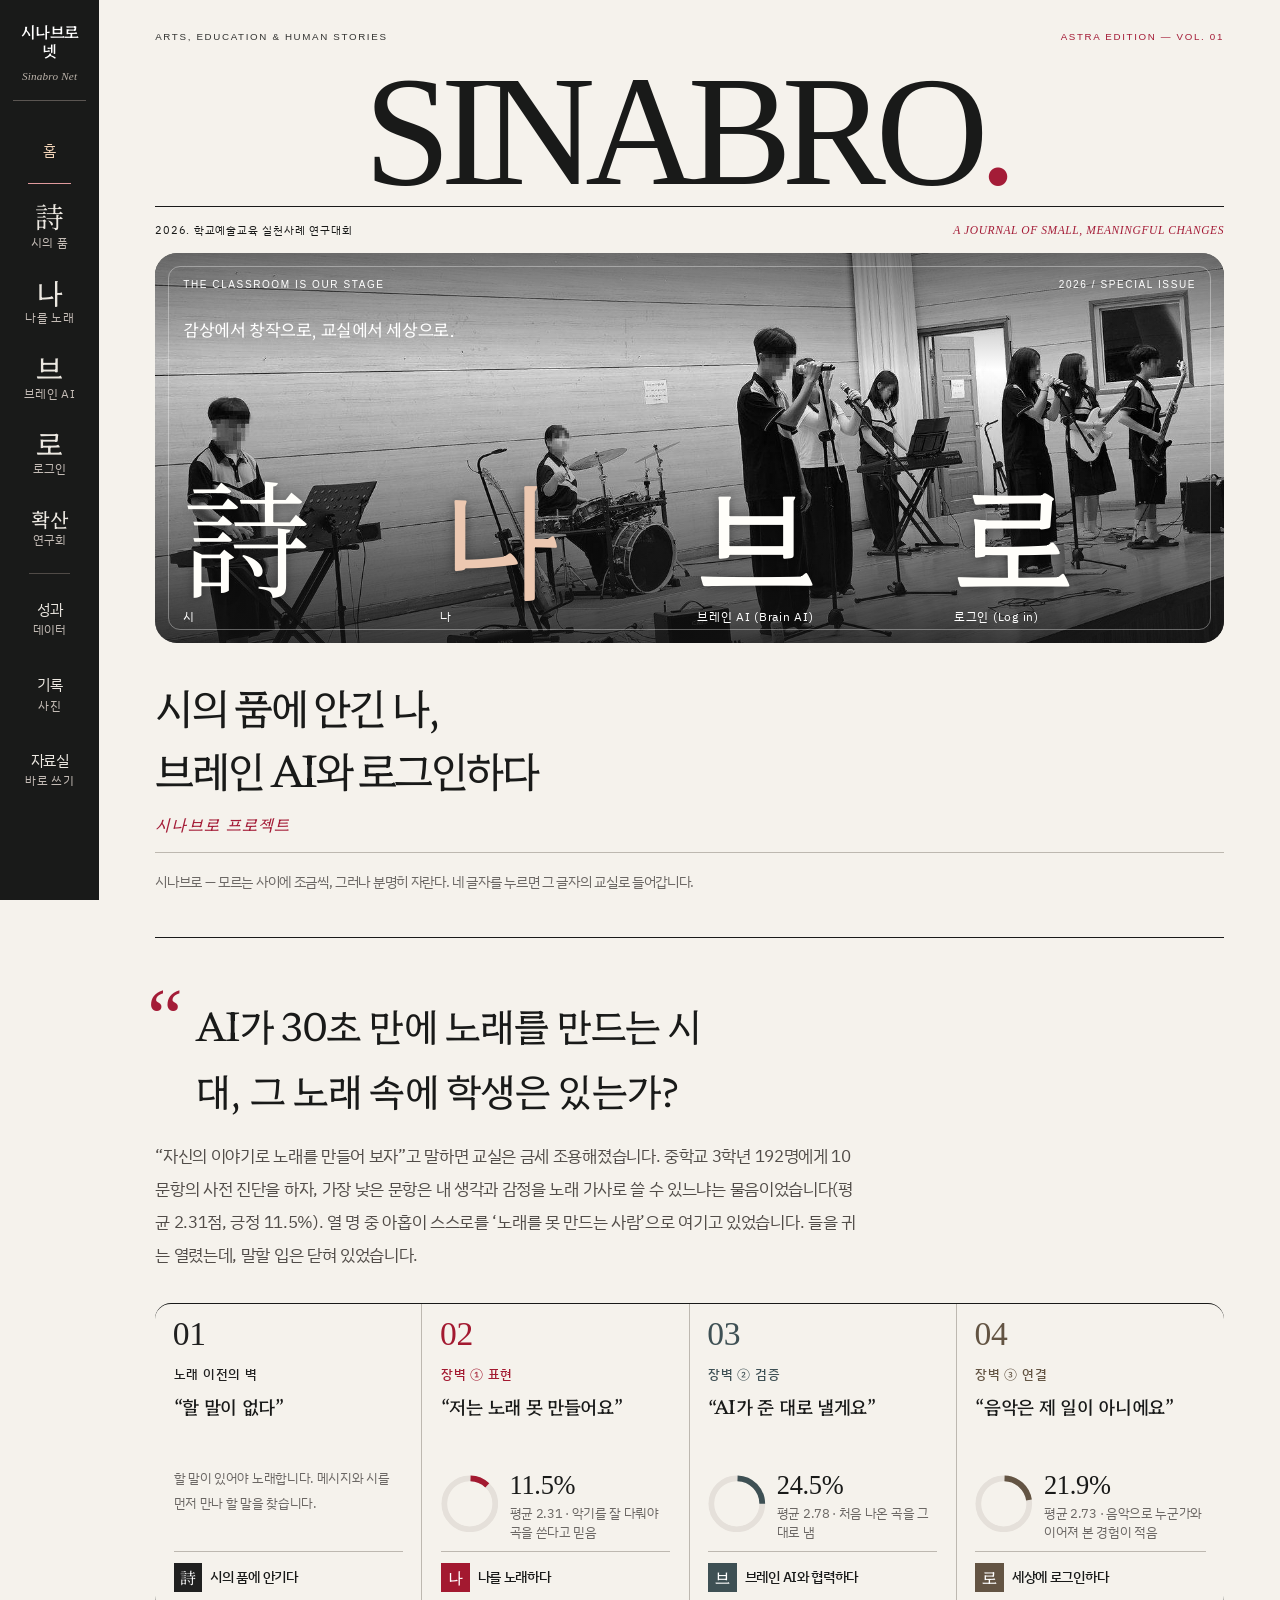
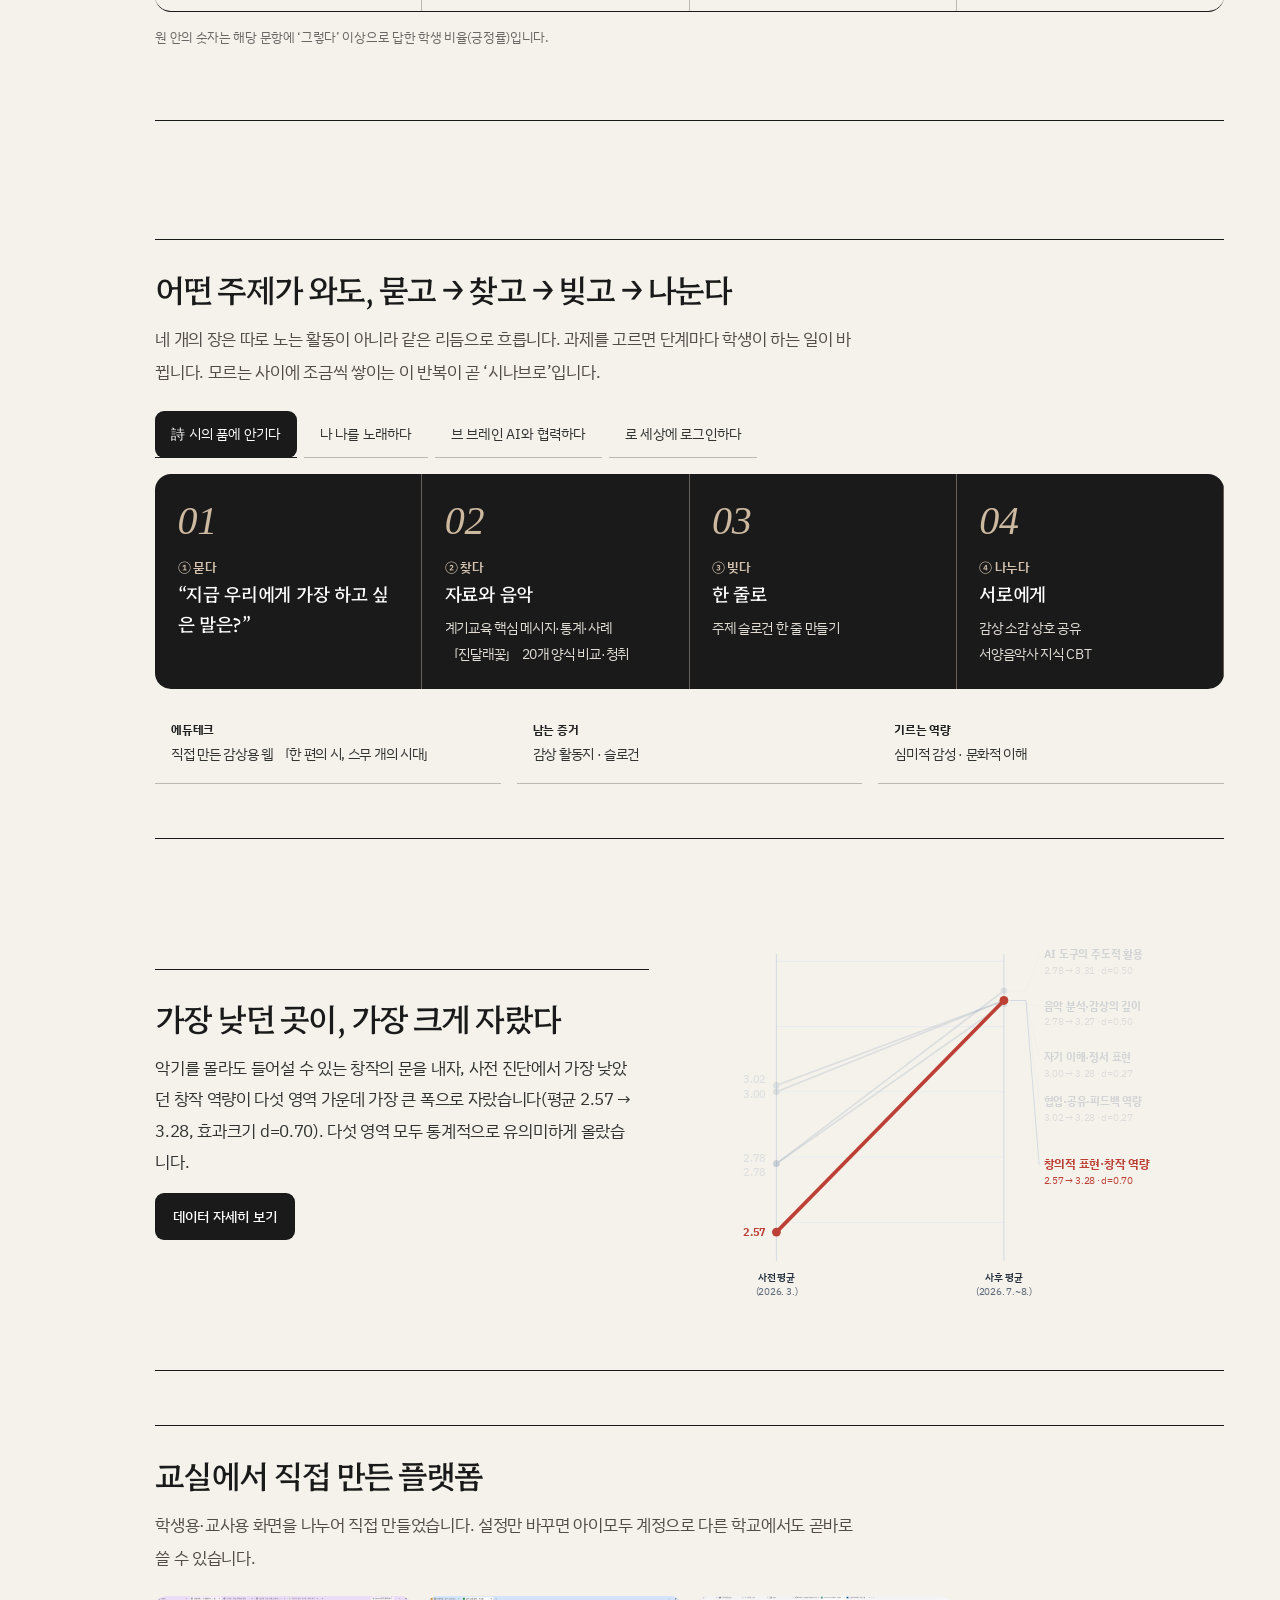
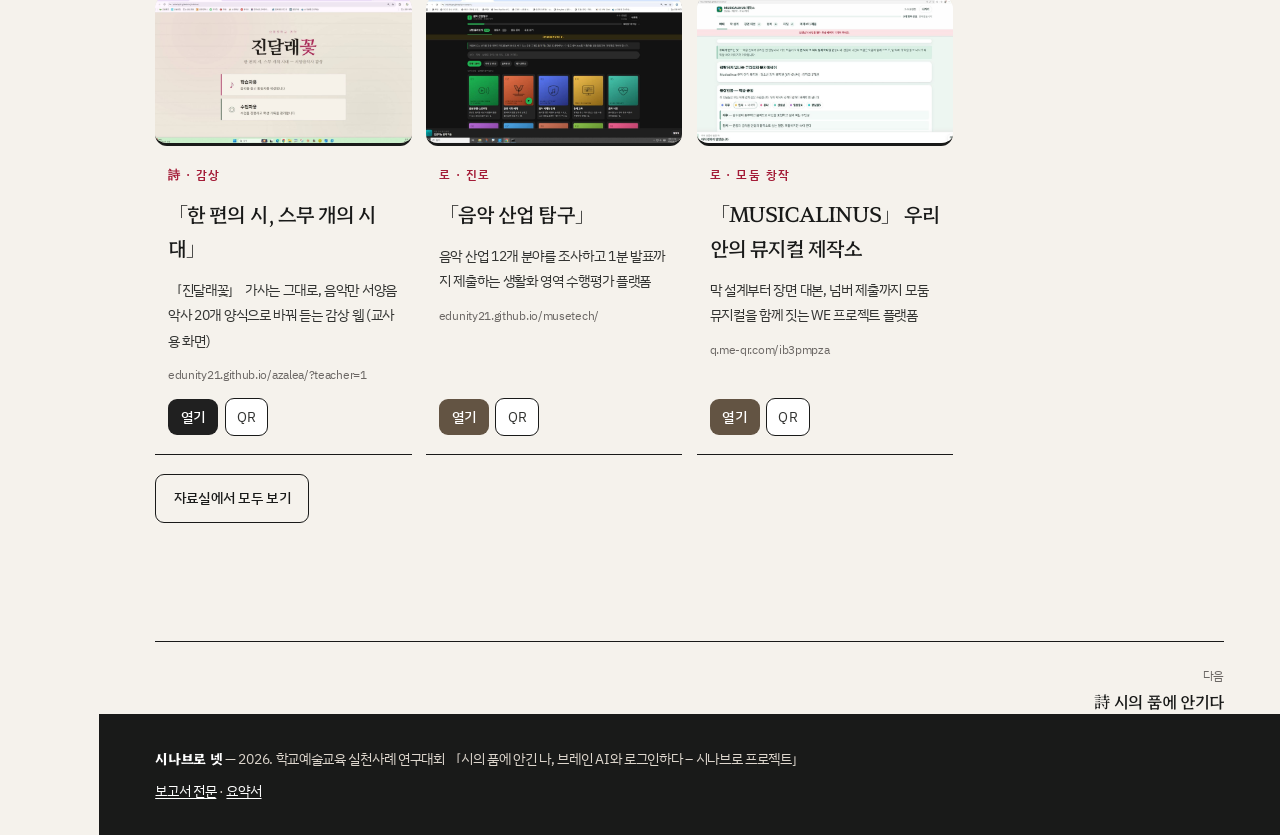
<file: index.html>
<!doctype html>
<html lang="ko">
<head>
<meta charset="utf-8">
<meta name="viewport" content="width=device-width, initial-scale=1">
<title>시나브로 넷</title>
<meta name="description" content="시의 품에 안긴 나, 브레인 AI와 로그인하다 – 시나브로 프로젝트. 감상·자기이해·창작·AI 검증·공유·진로를 잇는 중학교 음악 수업 플랫폼">
<meta property="og:title" content="시나브로 넷">
<meta property="og:description" content="시의 품에 안긴 나, 브레인 AI와 로그인하다 – 시나브로 프로젝트">
<meta property="og:type" content="website">
<meta property="og:url" content="https://edunity21.github.io/sinabro/">
<meta name="theme-color" content="#102d50">
<link rel="icon" href="data:image/svg+xml,%3Csvg xmlns='http://www.w3.org/2000/svg' viewBox='0 0 64 64'%3E%3Crect width='64' height='64' rx='10' fill='%23102d50'/%3E%3Ctext x='32' y='45' font-size='38' text-anchor='middle' fill='%23fff' font-family='serif' font-weight='700'%3E%E8%A9%A9%3C/text%3E%3C/svg%3E">
<link rel="preconnect" href="https://fonts.googleapis.com">
<link rel="preconnect" href="https://fonts.gstatic.com" crossorigin>
<link href="https://fonts.googleapis.com/css2?family=Hahmlet:wght@400;500;600;700&family=IBM+Plex+Sans+KR:wght@400;500;600;700&display=swap" rel="stylesheet">
<link href="https://fonts.googleapis.com/css2?family=Noto+Serif+KR:wght@700&text=%E8%A9%A9&display=swap" rel="stylesheet">
<style>
[hidden]{display:none!important}
:root{
  --ink:#102d50; --text:#25313f; --muted:#5b6878; --line:#c8d2dd; --line2:#e3e9ef;
  --wash:#f3f6f9; --paper:#fff; --chap:#245b91;
  --si:#6835a0; --si-t:#f3edf9; --na:#bc4035; --na-t:#fcf0ee;
  --beu:#006b78; --beu-t:#e6f3f4; --ro:#227344; --ro-t:#e9f4ec; --hw:#102d50; --hw-t:#e9eef5; --hs:#8a642f; --hs-t:#f5efe3; --hs-l:#e7dac6;
  --c:var(--ink); --ct:var(--wash);
  --serif:"Hahmlet","Noto Serif KR",serif;
  --sans:"IBM Plex Sans KR","Apple SD Gothic Neo","Malgun Gothic",system-ui,sans-serif;
  --rail:6.2rem; color-scheme:light;
}
*{box-sizing:border-box}
html{-webkit-text-size-adjust:100%}
body{margin:0;background:var(--paper);color:var(--text);font:400 1.0625rem/1.75 var(--sans);word-break:normal;overflow-wrap:break-word}
p,li,dd,td,th,figcaption,blockquote{text-wrap:pretty}
img{max-width:100%;height:auto;display:block}
a{color:var(--chap);text-underline-offset:.18em}
button{font:inherit;color:inherit}
:focus-visible{outline:3px solid var(--chap);outline-offset:2px;border-radius:4px}
.sr{position:absolute;width:1px;height:1px;overflow:hidden;clip:rect(0 0 0 0);white-space:nowrap}

/* ---------- app shell ---------- */
.rail{position:fixed;inset:0 auto 0 0;width:var(--rail);background:#fff;border-right:1px solid var(--line2);
  display:flex;flex-direction:column;align-items:center;gap:.45rem;padding:1rem 0;z-index:40;overflow-y:auto}
.rail .brand{font:700 1rem/1.15 var(--serif);color:var(--ink);text-align:center;text-decoration:none;margin-bottom:.6rem}
.rail .brand small{display:block;font:500 .62rem/1.2 var(--sans);color:var(--muted);margin-top:.2rem}
.tile{width:4.4rem;height:4.4rem;border-radius:.5rem;display:flex;flex-direction:column;align-items:center;justify-content:center;
  text-decoration:none;color:var(--muted);border:1px solid transparent;transition:background .2s,color .2s}
.tile b{font:700 1.65rem/1 var(--serif);color:var(--tc,var(--ink))}
.tile span{font-size:.66rem;margin-top:.3rem;line-height:1.2;text-align:center}
.tile.txt b{font:600 .95rem/1.2 var(--sans)}
.tile:hover{background:var(--wash)}
.tile.on{background:var(--tc,var(--ink));color:#fff}
.tile.on b{color:#fff}
.tile[data-r=si]{--tc:var(--si)}.tile[data-r=na]{--tc:var(--na)}.tile[data-r=beu]{--tc:var(--beu)}
.tile[data-r=ro]{--tc:var(--ro)}.tile[data-r=hw]{--tc:var(--hs)}
.rail hr{width:2.6rem;border:0;border-top:1px solid var(--line2);margin:.3rem 0}
.top{display:none}
main{margin-left:var(--rail);min-height:100vh}
.view{display:none}
.view.on{display:block;animation:vin .35s ease-out}
@keyframes vin{from{opacity:0;transform:translateY(.5rem)}to{opacity:1;transform:none}}
@media (prefers-reduced-motion:reduce){.view.on{animation:none}}
.wrap{max-width:66rem;margin:0 auto;padding:0 2rem}
@media (max-width:860px){
  :root{--rail:0px}
  .rail{inset:auto 0 0 0;width:auto;height:4.4rem;flex-direction:row;padding:.35rem .5rem;border-right:0;border-top:1px solid var(--line2);
    overflow-x:auto;overflow-y:hidden;justify-content:flex-start;gap:.3rem;scrollbar-width:none}
  .rail::-webkit-scrollbar{display:none}
  .rail .brand,.rail hr{display:none}
  .tile{flex:0 0 3.6rem;height:3.6rem}
  .tile b{font-size:1.3rem}.tile span{font-size:.6rem;margin-top:.15rem}.tile.txt b{font-size:.82rem}
  .top{display:flex;position:sticky;top:0;z-index:30;background:rgba(255,255,255,.95);backdrop-filter:blur(8px);
    border-bottom:1px solid var(--line2);height:3.2rem;align-items:center;justify-content:space-between;padding:0 1.1rem}
  .top a{font:700 1.1rem/1 var(--serif);color:var(--ink);text-decoration:none}
  .top span{font-size:.82rem;color:var(--muted)}
  main{padding-bottom:5rem}
  .wrap{padding:0 1.1rem}
  body{font-size:1rem}
}

/* ---------- shared type ---------- */
.room{padding-top:2.6rem;padding-bottom:4rem}
.bh{font:700 clamp(1.3rem,2.6vw,1.7rem)/1.35 var(--serif);color:var(--ink);margin:4rem 0 .5rem}
.bh small{display:block;font:600 .85rem/1.5 var(--sans);color:var(--c);margin-bottom:.2rem}
.lede{max-width:44rem;color:var(--text);margin:.4rem 0 1.4rem}
.note{font-size:.84rem;color:var(--muted)}
.prose{max-width:44rem}
p{margin:0 0 1rem}
.chips{display:flex;flex-wrap:wrap;gap:.35rem;list-style:none;padding:0;margin:0}
.chips li{font-size:.8rem;border:1px solid var(--line);border-radius:999px;padding:.1rem .6rem;background:#fff}
.t-si{--c:var(--si);--ct:var(--si-t)}.t-na{--c:var(--na);--ct:var(--na-t)}.t-beu{--c:var(--beu);--ct:var(--beu-t)}
.t-ro{--c:var(--ro);--ct:var(--ro-t)}.t-hw{--c:var(--hs);--ct:var(--hs-t)}

/* ---------- room head ---------- */
.rh{display:grid;grid-template-columns:auto 1fr;gap:1.6rem;align-items:start;padding-bottom:1.8rem;border-bottom:1px solid var(--line2)}
.rh .sq{width:7rem;height:7rem;background:var(--c);color:#fff;border-radius:.4rem;display:grid;place-items:center;font:700 3.8rem/1 var(--serif)}
.rh .sq.w{font-size:2.3rem}
.rh .lab{margin:0;color:var(--c);font-weight:600;font-size:.9rem}
.rh h1{font:700 clamp(1.6rem,3.6vw,2.4rem)/1.3 var(--serif);color:var(--ink);margin:.2rem 0 .7rem}
.rh .q{font:500 clamp(1.05rem,2vw,1.25rem)/1.55 var(--serif);color:var(--ink);margin:0 0 1rem;padding-left:.9rem;border-left:3px solid var(--c)}
.rh dl{display:flex;flex-wrap:wrap;gap:.5rem 1.8rem;margin:0;font-size:.88rem}
.rh dt{color:var(--muted);font-size:.78rem}.rh dd{margin:0;color:var(--ink);font-weight:600}
.rh dd .v{font-weight:400;color:var(--muted)}
details.info{margin:1rem 0 0;font-size:.9rem;border:1px solid var(--line2);border-radius:.4rem}
details.info summary{cursor:pointer;padding:.55rem .9rem;color:var(--ink);font-weight:600}
details.info dl{display:grid;grid-template-columns:auto 1fr;gap:.35rem 1rem;margin:0;padding:.2rem .9rem .9rem}
details.info dt{color:var(--c);font-weight:600}details.info dd{margin:0}
@media (max-width:640px){.rh{grid-template-columns:1fr;gap:.9rem}.rh .sq{width:4.4rem;height:4.4rem;font-size:2.4rem}.rh .sq.w{font-size:1.4rem}}

/* ---------- generic tabs ---------- */
.seg{display:flex;flex-wrap:wrap;gap:.35rem;margin:0 0 1rem;padding:0;list-style:none}
.seg button{border:1px solid var(--line);background:#fff;border-radius:999px;padding:.32rem .9rem;font-size:.9rem;cursor:pointer;color:var(--text)}
.seg button:hover{border-color:var(--c)}
.seg button.on{background:var(--c);border-color:var(--c);color:#fff}
.pane{border:1px solid var(--line2);border-radius:.5rem;padding:1.2rem 1.3rem;background:#fff}
.pane h3{margin:0 0 .5rem;font:700 1.2rem/1.4 var(--serif);color:var(--ink)}
.pane .meta{font-size:.85rem;color:var(--muted);margin-bottom:.6rem}
.stepnav{display:flex;justify-content:space-between;margin-top:1rem}
.stepnav button{border:0;background:var(--wash);border-radius:.35rem;padding:.35rem .8rem;cursor:pointer;font-size:.88rem}
.stepnav button:hover{background:var(--ct)}

/* ---------- home ---------- */
.hero{padding:3.2rem 0 2.6rem}
.kick{margin:0;color:var(--muted);font-size:.92rem}
.staff{position:relative;height:clamp(14rem,30vw,21rem);margin:1.4rem 0 1rem;
  background-image:linear-gradient(var(--line),var(--line)),linear-gradient(var(--line),var(--line)),linear-gradient(var(--line),var(--line)),linear-gradient(var(--line),var(--line)),linear-gradient(var(--line),var(--line));
  background-size:100% 1px;background-repeat:no-repeat;background-position:0 18%,0 34%,0 50%,0 66%,0 82%;
  display:grid;grid-template-columns:repeat(4,minmax(0,1fr));align-items:end}
.note-g{display:flex;flex-direction:column;align-items:flex-start;text-decoration:none;padding:.2rem;border-radius:.4rem;width:max-content;max-width:100%}
.note-g .gl{font:700 clamp(4.2rem,12vw,10rem)/1 var(--serif);color:var(--c);transition:transform .25s}
.note-g .gs{font-size:clamp(.78rem,1.5vw,.95rem);color:var(--muted);margin-top:.45rem}
.note-g .gq{font-size:.82rem;color:var(--c);max-width:100%;line-height:1.45;opacity:0;transition:opacity .2s}
.note-g:hover .gl,.note-g:focus-visible .gl{transform:translateY(-.4rem)}
.note-g:hover .gq,.note-g:focus-visible .gq{opacity:1}
.n1{--c:var(--si)}.n2{--c:var(--na);margin-bottom:8%}.n3{--c:var(--beu);margin-bottom:16%}.n4{--c:var(--ro);margin-bottom:24%}
@media (prefers-reduced-motion:no-preference){
  .note-g{opacity:0;animation:rise .9s cubic-bezier(.2,.7,.2,1) forwards}
  .n2{animation-delay:.35s}.n3{animation-delay:.7s}.n4{animation-delay:1.05s}
  @keyframes rise{from{opacity:0;transform:translateY(1.2rem)}to{opacity:1;transform:none}}
}
@media (hover:none),(max-width:700px){.note-g .gq{display:none}}
.note-g .gs{max-width:100%}
.hero h1{font:700 clamp(1.9rem,4.4vw,3.2rem)/1.25 var(--serif);color:var(--ink);margin:1rem 0 .4rem;letter-spacing:-.02em}
.hero .sub{margin:0;color:var(--chap);font:500 1.15rem/1.4 var(--serif)}
.hero .tag{margin:1rem 0 0}
.bigq{font:700 clamp(1.35rem,3vw,2rem)/1.45 var(--serif);color:var(--ink);max-width:44rem;margin:0 0 1rem}
.home-sec{padding:3.2rem 0;border-top:1px solid var(--line2)}
.bars3{display:grid;grid-template-columns:repeat(4,1fr);gap:1rem;margin-top:1.4rem}
.bar3{border:1px solid var(--line2);border-top:3px solid var(--c);border-radius:.4rem;padding:1rem;display:flex;flex-direction:column}
.bar3 .k{font-size:.8rem;color:var(--c);font-weight:600}
.bar3 .v{font:700 1.15rem/1.4 var(--serif);color:var(--ink);margin:.3rem 0 .6rem}
.ring{display:flex;align-items:center;gap:.7rem;margin-bottom:.6rem}
.ring svg{width:3.6rem;height:3.6rem;flex:none}
.ring p{margin:0;font-size:.8rem;color:var(--muted);line-height:1.45}
.ring b{display:block;font-size:1.05rem;color:var(--ink)}
.bar3 .to{margin-top:auto;display:flex;align-items:center;gap:.5rem;text-decoration:none;font-size:.88rem;color:var(--ink);padding-top:.7rem;border-top:1px dashed var(--line)}
.bar3 .to i{font-style:normal;display:inline-grid;place-items:center;width:1.8rem;height:1.8rem;background:var(--c);color:#fff;border-radius:.25rem;font:700 1rem/1 var(--serif)}
@media (max-width:900px){.bars3{grid-template-columns:1fr 1fr}}
@media (max-width:520px){.bars3{grid-template-columns:1fr}}
.proc{margin-top:1.2rem}
.proc .steps{display:grid;grid-template-columns:repeat(4,1fr);gap:0;border:1px solid var(--line);border-radius:.5rem;overflow:hidden}
.proc .steps>div{padding:1rem 1.1rem;border-right:1px solid var(--line2)}
.proc .steps>div:last-child{border-right:0}
.proc .steps h4{margin:0 0 .4rem;font:700 1.3rem/1.2 var(--serif);color:var(--c)}
.proc .steps h4 span{font:600 .75rem/1 var(--sans);color:var(--muted);display:block;margin-bottom:.3rem}
.proc .steps p{font-size:.9rem;margin:0}
.proc .foot{display:grid;grid-template-columns:repeat(3,1fr);gap:1rem;margin-top:.8rem;font-size:.88rem}
.proc .foot div{background:var(--ct);padding:.6rem .8rem;border-radius:.35rem}
.proc .foot b{display:block;color:var(--c);font-size:.78rem}
@media (max-width:760px){.proc .steps{grid-template-columns:1fr 1fr}.proc .steps>div:nth-child(2){border-right:0}.proc .steps>div:nth-child(-n+2){border-bottom:1px solid var(--line2)}.proc .foot{grid-template-columns:1fr}}
.grow{display:grid;grid-template-columns:1fr 1.1fr;gap:2rem;align-items:center}
@media (max-width:760px){.grow{grid-template-columns:1fr}}
.go{display:inline-block;background:var(--ink);color:#fff;text-decoration:none;padding:.5rem 1rem;border-radius:.35rem;font-size:.92rem;font-weight:600}
.go:hover{background:var(--chap)}
.go.c{background:var(--c)}
.go.ghost{background:#fff;color:var(--ink);border:1px solid var(--line)}

/* ---------- media ---------- */
.strip{display:flex;gap:.6rem;overflow-x:auto;padding-bottom:.6rem;margin:1rem 0;scroll-snap-type:x mandatory;scrollbar-width:thin}
.strip figure{flex:0 0 auto;width:min(19rem,72vw);margin:0;scroll-snap-align:start}
.strip.tall figure{width:min(13rem,48vw)}
.strip figcaption,.grid figcaption{font-size:.8rem;color:var(--muted);margin-top:.3rem;line-height:1.45}
.zoom{display:block;border-radius:.35rem;overflow:hidden;background:var(--wash);cursor:zoom-in}
.zoom img{width:100%}
.grid{display:grid;grid-template-columns:repeat(auto-fill,minmax(12rem,1fr));gap:.7rem;margin:1rem 0}
.grid figure{margin:0}
.yt{position:relative;display:block;width:100%;aspect-ratio:16/9;border:0;border-radius:.45rem;overflow:hidden;cursor:pointer;
  background:#0d1b2c center/cover no-repeat;padding:0}
.yt::after{content:"";position:absolute;inset:0;background:linear-gradient(180deg,rgba(0,0,0,0) 45%,rgba(0,0,0,.7))}
.yt .pl,.ifr-lite .pl{position:absolute;left:50%;top:50%;transform:translate(-50%,-50%);width:4.2rem;height:4.2rem;border-radius:50%;background:rgba(255,255,255,.92);z-index:1;display:grid;place-items:center}
.yt .pl::before,.ifr-lite .pl::before{content:"";border-left:1.2rem solid var(--ink);border-top:.75rem solid transparent;border-bottom:.75rem solid transparent;margin-left:.3rem}
.yt .tt{position:absolute;left:1rem;right:1rem;bottom:.8rem;z-index:1;color:#fff;font-weight:600;text-align:left;font-size:.95rem}
.yt:hover .pl,.ifr-lite:hover .pl{background:#fff}
.ytf{width:100%;aspect-ratio:16/9;border:0;border-radius:.45rem;display:block}
.vid{margin:1rem 0 .4rem}
.vid+.note{margin-top:.2rem}
.two{display:grid;grid-template-columns:1fr 1fr;gap:1.6rem;align-items:start}
@media (max-width:760px){.two{grid-template-columns:1fr}}

/* ---------- platform cards ---------- */
.plats{display:grid;grid-template-columns:repeat(auto-fill,minmax(15.5rem,1fr));gap:.9rem;margin:1.2rem 0}
.plat{border:1px solid var(--line);border-radius:.5rem;padding:1rem;display:flex;flex-direction:column;gap:.5rem;background:#fff;position:relative;min-height:12.5rem}
.plat h4{margin:0;font:700 1.05rem/1.4 var(--serif);color:var(--ink)}
.plat p{margin:0;font-size:.86rem;color:var(--text)}
.plat .u{font-size:.76rem;color:var(--chap);word-break:break-all}
.plat .row{margin-top:auto;display:flex;gap:.4rem;align-items:center}
.plat .row .go{font-size:.85rem;padding:.35rem .8rem}
.qrb{border:1px solid var(--line);background:#fff;border-radius:.35rem;padding:.33rem .7rem;font-size:.85rem;cursor:pointer}
.qrb[aria-pressed=true]{background:var(--ink);color:#fff;border-color:var(--ink)}
.plat .qrv{display:none;position:absolute;inset:0;background:#fff;border-radius:.5rem;padding:1rem;flex-direction:column;align-items:center;justify-content:center;gap:.5rem;text-align:center}
.plat.flip .qrv{display:flex}
.plat .qrv img{width:9.5rem;image-rendering:pixelated}
.plat .qrv p{font-size:.8rem;color:var(--muted)}
.plat .tagl{font-size:.74rem;font-weight:600;color:var(--c)}

/* ---------- 詩 ---------- */
.cal{display:flex;gap:0;overflow-x:auto;border-bottom:2px solid var(--line2);margin:1rem 0 1rem;scrollbar-width:thin}
.cal button{flex:0 0 auto;border:0;background:none;padding:.5rem .8rem .6rem;cursor:pointer;font-size:.9rem;color:var(--muted);border-bottom:3px solid transparent;margin-bottom:-2px;white-space:nowrap}
.cal button b{display:block;font:700 .95rem/1.3 var(--sans);color:var(--ink)}
.cal button.on{border-bottom-color:var(--c);color:var(--c)}
.cal button.on b{color:var(--c)}
.calp{display:grid;grid-template-columns:1.2fr 1fr;gap:1.2rem}
.calp dl{display:grid;grid-template-columns:auto 1fr;gap:.4rem 1rem;margin:0;font-size:.93rem}
.calp dt{color:var(--c);font-weight:600}.calp dd{margin:0}
@media (max-width:700px){.calp{grid-template-columns:1fr}}
.days{display:grid;grid-template-columns:repeat(5,1fr);gap:.3rem;margin:1rem 0 .8rem}
.days button{border:1px solid var(--line);background:#fff;border-radius:.35rem;padding:.4rem .3rem;cursor:pointer;font-size:.8rem;color:var(--muted);text-align:center}
.days button b{display:block;font:700 1rem/1.3 var(--serif);color:var(--ink)}
.days button.on{background:var(--c);border-color:var(--c);color:#fff}.days button.on b{color:#fff}
.eras{display:grid;grid-template-columns:repeat(4,1fr);gap:.4rem;margin-bottom:.8rem}
.eras button{border:1px solid var(--line);background:#fff;border-radius:.4rem;padding:.6rem .7rem;text-align:left;cursor:pointer}
.eras button b{display:block;font:700 1rem/1.35 var(--serif);color:var(--ink)}
.eras button span{font-size:.78rem;color:var(--muted)}
.eras button.on{border-color:var(--c);background:var(--ct)}
@media (max-width:700px){.eras{grid-template-columns:1fr 1fr}}
.era-out{display:grid;grid-template-columns:1fr 1fr;gap:1rem}
.era-out div{padding:1rem 1.1rem;border-radius:.4rem;background:var(--wash)}
.era-out div+div{background:var(--ct)}
.era-out b{display:block;font-size:.78rem;color:var(--c);margin-bottom:.3rem}
.era-out p{margin:0;font:500 1.05rem/1.55 var(--serif);color:var(--ink)}
@media (max-width:640px){.era-out{grid-template-columns:1fr}}
.poem{font:500 1.15rem/2 var(--serif);color:var(--ink);margin:0;padding:0;list-style:none;counter-reset:ln}
.poem li{display:grid;grid-template-columns:2rem 1fr;align-items:baseline}
.poem li::before{counter-increment:ln;content:counter(ln);font:500 .78rem/1 var(--sans);color:var(--muted)}
.poem .slot{display:inline-block;padding:0 .3rem;border:1px dashed var(--c);border-radius:.25rem;color:var(--c);font-size:.95rem;line-height:1.5;margin:0 .1rem}
.poem .title-line{color:var(--c)}
.poem small{font:500 .75rem/1 var(--sans);color:var(--c);margin-left:.5rem}
.swaps{list-style:none;padding:0;margin:0;display:grid;gap:.45rem}
.swaps li{display:grid;grid-template-columns:2rem 1fr;align-items:center;font-size:.95rem}
.swaps li::before{content:attr(data-n);font-size:.78rem;color:var(--muted)}
.swaps span{display:inline-flex;align-items:center;gap:.35rem;margin:0 .6rem .2rem 0}
.swaps s{color:var(--muted);text-decoration-color:var(--na)}
.swaps em{font-style:normal;color:var(--c);font-weight:600}

/* ---------- 나 ---------- */
.rupa-nav{display:grid;grid-template-columns:repeat(4,1fr);gap:.4rem;margin-bottom:.8rem}
.rupa-nav button{border:1px solid var(--line);background:#fff;border-radius:.4rem;padding:.55rem .6rem;cursor:pointer;text-align:left}
.rupa-nav button b{font:700 1.5rem/1 var(--serif);color:var(--c);margin-right:.4rem}
.rupa-nav button span{font-size:.8rem;color:var(--muted)}
.rupa-nav button.on{background:var(--c);border-color:var(--c)}
.rupa-nav button.on b,.rupa-nav button.on span{color:#fff}
@media (max-width:640px){.rupa-nav{grid-template-columns:1fr 1fr}}
.rupa-p{display:grid;grid-template-columns:1fr 1fr;gap:1.2rem}
.rupa-p .ex{background:var(--ct);border-radius:.4rem;padding:1rem 1.1rem}
.rupa-p .ex b{display:block;font-size:.78rem;color:var(--c);margin-bottom:.4rem}
.rupa-p .ex blockquote{margin:0;font:500 1.05rem/1.65 var(--serif);color:var(--ink)}
.rupa-p .ex .tags{font:600 1rem/1.5 var(--sans);color:var(--c)}
.rupa-p .ex table{width:100%;border-collapse:collapse;font-size:.84rem}
.rupa-p .ex td{padding:.3rem .2rem;border-bottom:1px solid rgba(0,0,0,.06);vertical-align:top}
.rupa-p .ex td:first-child{color:var(--c);font-weight:600;white-space:nowrap;padding-right:.6rem}
.lyr-l{font:500 1.05rem/1.7 var(--serif)}
.lyr-l i{font:600 .75rem/1 var(--sans);font-style:normal;color:var(--c);margin-right:.3rem}
@media (max-width:700px){.rupa-p{grid-template-columns:1fr}}
.lyric{display:grid;grid-template-columns:1.25fr 1fr;gap:1.2rem;align-items:start;margin-top:1rem}
.lv{position:relative;border-radius:.45rem;overflow:hidden;background:#000;aspect-ratio:4/3}
.lv img{position:absolute;inset:0;width:100%;height:100%;object-fit:cover;opacity:0;transition:opacity .5s}
.lv img.on{opacity:1}
.lctl{display:flex;align-items:center;gap:.6rem;margin-top:.6rem}
.lctl button{border:0;background:var(--c);color:#fff;border-radius:.35rem;padding:.35rem .8rem;cursor:pointer;font-size:.88rem;min-width:4.6rem}
.ltrack{position:relative;flex:1;height:.5rem;background:var(--line2);border-radius:999px;cursor:pointer}
.ltrack .fill{position:absolute;inset:0 auto 0 0;background:var(--c);border-radius:999px}
.ltrack .mk{position:absolute;top:50%;width:.7rem;height:.7rem;border-radius:50%;background:#fff;border:2px solid var(--c);transform:translate(-50%,-50%)}
.lctl .tm{font:500 .85rem/1 var(--sans);color:var(--muted);min-width:3.2rem;text-align:right;font-variant-numeric:tabular-nums}
pre.json{margin:0;background:#0f2238;color:#d6e2ee;border-radius:.45rem;padding:1rem;font:400 .8rem/1.6 ui-monospace,SFMono-Regular,Menlo,Consolas,monospace;overflow-x:auto}
pre.json .cur{background:rgba(255,255,255,.14);color:#fff;border-radius:.2rem;display:inline-block;width:100%}
pre.json .k{color:#9cc7e6}pre.json .s{color:#f2c98b}pre.json .n{color:#b7e3b0}
@media (max-width:760px){.lyric{grid-template-columns:1fr}}
.three{display:grid;grid-template-columns:repeat(3,1fr);gap:1rem;margin-top:1.2rem}
.three div{border-top:3px solid var(--c);padding-top:.6rem}
.three b{display:block;color:var(--ink);margin-bottom:.3rem}
.three p{font-size:.88rem;margin:0}
.three .w{font-size:.82rem;color:var(--muted);margin-top:.4rem}
@media (max-width:700px){.three{grid-template-columns:1fr}}

/* ---------- 브 : prompt lab ---------- */
.plab{border:1px solid var(--line);border-radius:.6rem;overflow:hidden;margin-top:1rem}
.lab-top{display:flex;flex-wrap:wrap;justify-content:space-between;align-items:center;gap:.6rem;padding:.8rem 1rem;background:var(--ct);border-bottom:1px solid var(--line2)}
.lab-top .seg{margin:0}
.lab-top p{margin:0;font-size:.85rem;color:var(--c);font-weight:600}
.cells{display:grid;grid-template-columns:repeat(4,1fr)}
.cell{padding:1rem;border-right:1px solid var(--line2);display:flex;flex-direction:column;gap:.5rem;min-width:0}
.cell:last-child{border-right:0}
.cell h4{margin:0;font:700 1rem/1.4 var(--serif);color:var(--ink)}
.cell h4 span{color:var(--c);margin-right:.3rem}
.cell .txt{font-size:.9rem;background:var(--wash);border-radius:.3rem;padding:.55rem .65rem;color:var(--ink);min-height:4.2rem}
.cell .eff{font-size:.84rem;color:var(--text);border-left:3px solid var(--c);padding-left:.55rem}
.cell .eff b{display:block;font-size:.74rem;color:var(--c)}
.cell details{font-size:.84rem}
.cell details summary{cursor:pointer;color:var(--c);font-weight:600}
.cell details p{margin:.4rem 0 0;color:var(--text)}
.plab[data-active=orig] .rev,.plab[data-active=rev] .orig{display:none}
.plab[data-active=orig] .cell .txt{background:#fbf7ec}
@media (max-width:960px){.cells{grid-template-columns:1fr 1fr}.cell:nth-child(2){border-right:0}.cell:nth-child(-n+2){border-bottom:1px solid var(--line2)}}
@media (max-width:560px){.cells{grid-template-columns:1fr}.cell{border-right:0;border-bottom:1px solid var(--line2)}}
.builder{display:grid;grid-template-columns:1.1fr 1fr;gap:0}
.bform{padding:1rem 1.1rem;border-right:1px solid var(--line2);display:grid;gap:1rem}
.bform fieldset{border:0;padding:0;margin:0;display:grid;gap:.45rem}
.bform legend{font:700 .98rem/1.4 var(--serif);color:var(--ink);margin-bottom:.35rem;padding:0}
.bform legend span{color:var(--c);margin-right:.3rem}
.bform label{font-size:.82rem;color:var(--muted);display:grid;gap:.2rem}
.bform input[type=text],.bform select,.bform textarea{font:inherit;font-size:.9rem;border:1px solid var(--line);border-radius:.3rem;padding:.4rem .55rem;width:100%;background:#fff;color:var(--ink)}
.bform textarea{min-height:4.5rem;resize:vertical}
.bform .inl{display:flex;flex-wrap:wrap;gap:.3rem .9rem;font-size:.86rem;color:var(--ink)}
.bform .inl label{display:flex;align-items:center;gap:.3rem;color:var(--ink);font-size:.86rem}
.bform input[type=range]{width:100%;accent-color:var(--c)}
.bout{padding:1rem 1.1rem;background:#fbfcfd;display:flex;flex-direction:column;gap:.8rem}
.bout h4{margin:0;font:700 .98rem/1.4 var(--serif);color:var(--ink)}
.pbox{background:#0f2238;color:#e6eef6;border-radius:.4rem;padding:.9rem 1rem;font-size:.92rem;line-height:1.75;min-height:9rem}
.pbox p{margin:0 0 .4rem}
.pbox p b{color:#9cc7e6;font-weight:600;margin-right:.35rem;font-size:.78rem}
.copy{align-self:flex-start;border:0;background:var(--c);color:#fff;border-radius:.35rem;padding:.4rem .9rem;cursor:pointer;font-size:.88rem}
.meter{border:1px solid var(--line2);border-radius:.4rem;padding:.7rem .8rem;background:#fff}
.meter .lv3{display:grid;grid-template-columns:repeat(3,1fr);gap:.25rem;margin:.4rem 0}
.meter .lv3 span{text-align:center;font-size:.8rem;padding:.25rem;border-radius:.25rem;background:var(--wash);color:var(--muted)}
.meter .lv3 span.on{background:var(--c);color:#fff;font-weight:600}
.meter .why{font-size:.82rem;color:var(--text);margin:0}
.meter .found{display:flex;flex-wrap:wrap;gap:.25rem;margin-top:.35rem}
.meter .found span{font-size:.74rem;background:var(--ct);color:var(--c);border-radius:999px;padding:.05rem .5rem}
@media (max-width:860px){.builder{grid-template-columns:1fr}.bform{border-right:0;border-bottom:1px solid var(--line2)}}
.ab{display:grid;grid-template-columns:1.3fr 1fr;gap:1.4rem;align-items:start}
.arr{width:100%;height:auto;display:block}
.arr .lb{font:600 12px var(--sans);fill:var(--text)}
.arr .sec{font:600 12px var(--sans);fill:var(--muted)}
.ab blockquote{margin:0;font:500 1rem/1.7 var(--serif);color:var(--ink);background:var(--ct);border-radius:.4rem;padding:1rem 1.1rem}
.ab blockquote b{display:block;font:600 .78rem/1.4 var(--sans);color:var(--c);margin-bottom:.35rem}
@media (max-width:760px){.ab{grid-template-columns:1fr}}
.map4{width:100%;border-collapse:collapse;font-size:.9rem;margin-top:.8rem}
.map4 th,.map4 td{padding:.55rem .7rem;border-bottom:1px solid var(--line2);text-align:left;vertical-align:top}
.map4 thead th{background:var(--ct);color:var(--c);font-size:.84rem}
.map4 td:last-child{color:var(--c);font-weight:600}
.tw{overflow-x:auto}
.weights{display:grid;grid-template-columns:2fr 1fr 1fr 1fr;gap:3px;margin:1rem 0 1.2rem}
.weights div{background:var(--wash);padding:.8rem .9rem;min-width:0}
.weights div:first-child{background:var(--c);color:#fff}
.weights div:first-child b,.weights div:first-child strong{color:#fff}.weights div:first-child p{color:rgba(255,255,255,.85)}
.weights strong{display:block;font:700 1.7rem/1.1 var(--serif);color:var(--ink)}
.weights b{display:block;margin:.3rem 0 .2rem;color:var(--ink);font-size:.92rem}
.weights p{font-size:.82rem;margin:0;color:var(--muted)}
@media (max-width:760px){.weights{grid-template-columns:1fr 1fr}}
.rub{display:grid;grid-template-columns:repeat(3,1fr);gap:.6rem}
.rub div{border-radius:.4rem;padding:.8rem .9rem;background:var(--wash);font-size:.9rem}
.rub div:first-child{background:var(--ct)}
.rub b{display:block;font:700 1.2rem/1.2 var(--serif);color:var(--c);margin-bottom:.3rem}
@media (max-width:640px){.rub{grid-template-columns:1fr}}

/* ---------- 로 ---------- */
.day{position:relative;margin:1.4rem 0 1rem}
.day .line{position:absolute;left:0;right:0;top:1.15rem;height:2px;background:var(--line)}
.day .acts{position:relative;display:grid;grid-template-columns:repeat(6,1fr);gap:.3rem}
.day button{border:0;background:none;cursor:pointer;text-align:center;padding:0}
.day button i{display:block;width:1.1rem;height:1.1rem;border-radius:50%;background:#fff;border:3px solid var(--line);margin:.6rem auto .4rem;transition:all .2s}
.day button b{display:block;font:700 .95rem/1.3 var(--sans);color:var(--ink);font-variant-numeric:tabular-nums}
.day button span{font-size:.75rem;color:var(--muted)}
.day button.on i{background:var(--c);border-color:var(--c);transform:scale(1.25)}
.day button.on b{color:var(--c)}
.actp{display:grid;grid-template-columns:auto 1fr;gap:1.2rem;align-items:start}
.actp .no{font:700 2.6rem/1 var(--serif);color:var(--c)}
.actp h3 small{display:block;font:500 .85rem/1.4 var(--sans);color:var(--muted)}
.actp .qq{font:500 1.05rem/1.6 var(--serif);color:var(--ink);margin:.5rem 0}
.actp .num{display:inline-block;background:var(--ct);color:var(--c);border-radius:.3rem;padding:.15rem .6rem;font-weight:600;font-size:.88rem}
.fields{list-style:none;padding:0;margin:1rem 0;display:grid;grid-template-columns:repeat(4,1fr);gap:.5rem}
.fields a{display:grid;grid-template-columns:auto 1fr;gap:0 .5rem;padding:.75rem .8rem;border:1px solid var(--line2);border-radius:.4rem;text-decoration:none;color:var(--ink);height:100%;transition:border-color .2s,background .2s}
.fields a:hover{border-color:var(--ro);background:var(--ro-t)}
.fields .k{font:700 1rem/1.4 var(--serif);color:var(--ro);grid-row:span 2}
.fields b{font-weight:600;font-size:.92rem;line-height:1.4}
.fields span{font-size:.8rem;color:var(--muted);line-height:1.45}
@media (max-width:900px){.fields{grid-template-columns:1fr 1fr}}
@media (max-width:480px){.fields{grid-template-columns:1fr}}
.calc{display:grid;grid-template-columns:1fr 1.2fr;gap:1.4rem;align-items:center;border:1px solid var(--line2);border-radius:.5rem;padding:1.1rem 1.2rem;margin-top:1rem}
.calc label{display:grid;gap:.2rem;font-size:.85rem;color:var(--muted);margin-bottom:.6rem}
.calc input[type=range]{accent-color:var(--c);width:100%}
.calc output{font-weight:700;color:var(--ink)}
.cbar{margin:.5rem 0}
.cbar .t{display:flex;justify-content:space-between;font-size:.85rem;margin-bottom:.2rem}
.cbar .t b{color:var(--ink)}
.cbar .b{height:.9rem;border-radius:.2rem;background:var(--line);transition:width .3s}
.cbar.p .b{background:var(--c)}
@media (max-width:700px){.calc{grid-template-columns:1fr}}
.dil{display:grid;grid-template-columns:1fr 1fr;gap:1rem;margin-top:1rem}
.dil div{border-radius:.45rem;background:var(--wash);padding:1rem 1.1rem;font-size:.92rem}
.dil h4{margin:0 0 .4rem;color:var(--c);font-size:.98rem}
.dil .fx{margin:.6rem 0 0;padding-top:.6rem;border-top:1px dashed var(--line);color:var(--ink)}
.dil .fx b{color:var(--c);margin-right:.35rem}
@media (max-width:700px){.dil{grid-template-columns:1fr}}

/* ---------- 확산 ---------- */
.tl{position:relative;margin:1.6rem 0 1rem;padding:2.6rem 0 0}
.tl .ph{display:flex;height:.6rem;border-radius:999px;overflow:hidden;background:var(--line2)}
.tl .ph span{height:100%}
.tl .today{position:absolute;top:0;transform:translateX(-50%);text-align:center;font-size:.75rem;font-weight:600;color:var(--na);white-space:nowrap}
.tl .today::after{content:"";display:block;width:2px;height:2.2rem;background:var(--na);margin:.15rem auto 0}
.tl .phl{display:flex;margin-top:.4rem;font-size:.76rem;color:var(--muted)}
.tl .phl span{padding-right:.3rem}
.ev{list-style:none;padding:0;margin:1.4rem 0 0;display:grid;gap:.1rem}
.ev li{display:grid;grid-template-columns:7.6rem 1fr auto;gap:1rem;align-items:baseline;padding:.6rem 0;border-bottom:1px solid var(--line2)}
.ev time{font:600 .9rem/1.4 var(--sans);color:var(--ink);font-variant-numeric:tabular-nums}
.ev p{margin:0;font-size:.92rem}.ev p b{color:var(--ink)}
.ev .st{font-size:.76rem;font-weight:600;border-radius:.25rem;padding:.05rem .45rem;white-space:nowrap;background:var(--ct);color:var(--c)}
.ev .st.up{background:var(--na);color:#fff}
@media (max-width:560px){.ev li{grid-template-columns:1fr auto}.ev time{grid-column:1/-1}}
.rings{display:grid;grid-template-columns:minmax(14rem,22rem) 1fr;gap:2rem;align-items:center;margin-top:1rem}
.rbox{position:relative;aspect-ratio:1}
.rbox button{position:absolute;border-radius:50%;border:2px solid var(--line);background:rgba(255,255,255,.9);cursor:pointer;display:flex;justify-content:center;padding-top:.45rem;font-size:.78rem;font-weight:600;color:var(--muted);transition:all .2s}
.rbox button:nth-child(1){inset:0}.rbox button:nth-child(2){inset:13%}.rbox button:nth-child(3){inset:26%}.rbox button:nth-child(4){inset:39%;align-items:center;padding:0}
.rbox button.on{border-color:var(--c);background:var(--ct);color:var(--c)}
.rbox button:nth-child(4).on{background:var(--c);color:#fff}
.rpanel h3{margin:0 0 .2rem}
.rpanel .who{color:var(--muted);font-size:.88rem;margin-bottom:.7rem}
.rpanel .nums{display:flex;flex-wrap:wrap;gap:.4rem;margin-top:.8rem}
.rpanel .nums span{background:var(--c);color:#fff;border-radius:.3rem;padding:.2rem .6rem;font-size:.84rem;font-weight:600}
@media (max-width:700px){.rings{grid-template-columns:1fr}.rbox{max-width:20rem;margin:0 auto;width:100%}}
.cfg{display:grid;grid-template-columns:1fr 1.3fr;gap:1.2rem;margin-top:1rem;align-items:start}
.cfg label{display:grid;gap:.2rem;font-size:.85rem;color:var(--muted);margin-bottom:.6rem}
.cfg input{font:inherit;font-size:.92rem;border:1px solid var(--line);border-radius:.3rem;padding:.4rem .55rem}
.cfg pre{margin:0;background:#0f2238;color:#d6e2ee;border-radius:.45rem;padding:1rem;font:400 .82rem/1.7 ui-monospace,SFMono-Regular,Menlo,Consolas,monospace;overflow-x:auto}
.cfg pre .c{color:#7f97b0}.cfg pre .s{color:#f2c98b}.cfg pre .n{color:#b7e3b0}.cfg pre .hl{background:rgba(242,201,139,.18);border-radius:.15rem}
.cfg .flow3{display:flex;flex-wrap:wrap;gap:.4rem;margin-top:.8rem}
.cfg .flow3 span{font-size:.8rem;background:var(--wash);border-radius:.3rem;padding:.25rem .55rem}
@media (max-width:760px){.cfg{grid-template-columns:1fr}}
.cases{display:grid;grid-template-columns:1fr 1fr;gap:1rem;margin-top:1rem}
.cases article{border:1px solid var(--line2);border-radius:.45rem;padding:1rem 1.1rem}
.cases h4{margin:0 0 .7rem;font:700 1rem/1.4 var(--serif);color:var(--ink)}
.chain{list-style:none;padding:0;margin:0 0 .8rem;display:grid;gap:.35rem}
.chain li{font-size:.88rem;padding:.4rem .6rem;border-radius:.3rem;background:var(--wash)}
.chain li b{color:var(--c);font-size:.76rem;display:block}
.chain li:last-child{background:var(--ct)}
@media (max-width:700px){.cases{grid-template-columns:1fr}}

/* ---------- 성과 ---------- */
.dash{margin-top:1rem}
.dgrid{display:grid;grid-template-columns:1.25fr 1fr;gap:1.4rem;align-items:start}
.slope{width:100%;height:auto}
.slope .ln{transition:opacity .25s,stroke-width .25s}
.dash[data-active]:not([data-active=all]) .ln{opacity:.15}
.dash[data-active=ana] .ln.ana,.dash[data-active=self] .ln.self,.dash[data-active=cre] .ln.cre,.dash[data-active=ai] .ln.ai,.dash[data-active=col] .ln.col{opacity:1}
.dcard{background:var(--hw-t);border-radius:.5rem;padding:1.1rem 1.2rem}
.dcard h3{margin:0 0 .6rem;font:700 1.2rem/1.4 var(--serif);color:var(--ink)}
.dcard dl{display:grid;grid-template-columns:auto 1fr;gap:.35rem 1rem;margin:0;font-size:.92rem}
.dcard dt{color:var(--muted)}.dcard dd{margin:0;color:var(--ink);font-weight:600;font-variant-numeric:tabular-nums}
.dcard .d{font:700 2.2rem/1 var(--serif);color:var(--na);margin:.6rem 0 .2rem}
.items{display:grid;grid-template-columns:1fr 1fr;gap:1.6rem;margin-top:1.6rem}
.items h4{margin:0 0 .5rem;font-size:.92rem;color:var(--ink)}
.items h4 span{font-weight:400;color:var(--muted);font-size:.8rem}
.it{display:grid;grid-template-columns:1fr 3.2rem;gap:.15rem .6rem;align-items:center;padding:.35rem 0;border-bottom:1px solid var(--line2);transition:opacity .25s}
.it .n{font-size:.84rem;color:var(--ink)}
.it .n em{font-style:normal;font-size:.7rem;font-weight:600;color:#fff;background:var(--na);border-radius:.2rem;padding:0 .3rem;margin-left:.3rem}
.it .n em.top{background:var(--ro)}
.it .p{font:600 .84rem/1 var(--sans);text-align:right;font-variant-numeric:tabular-nums;color:var(--ink)}
.it .b{grid-column:1/-1;height:.4rem;background:var(--line2);border-radius:999px;overflow:hidden}
.it .b i{display:block;height:100%;background:#d8892b;border-radius:999px}
.items .post .it .b i{background:#2c6fd6}
.it .m{grid-column:1/-1;font-size:.72rem;color:var(--muted)}
.dash[data-active]:not([data-active=all]) .it{opacity:.28}
.dash[data-active=ana] .it[data-d=ana],.dash[data-active=self] .it[data-d=self],.dash[data-active=cre] .it[data-d=cre],.dash[data-active=ai] .it[data-d=ai],.dash[data-active=col] .it[data-d=col]{opacity:1}
@media (max-width:860px){.dgrid,.items{grid-template-columns:1fr}}
.kw{display:grid;grid-template-columns:repeat(3,1fr);gap:1rem;margin-top:1rem}
.kw article{border-radius:.5rem;padding:1rem 1.1rem;background:var(--wash);display:flex;flex-direction:column;gap:.5rem}
.kw h4{margin:0;font-size:.95rem;color:var(--ink)}
.kw .w{font-size:.82rem;color:var(--muted)}
.kw blockquote{margin:auto 0 0;font:500 1.02rem/1.6 var(--serif);color:var(--ink)}
@media (max-width:760px){.kw{grid-template-columns:1fr}}
.honest{display:grid;grid-template-columns:1fr 1fr;gap:1rem;margin-top:1rem}
.honest>div{border:1px solid var(--line2);border-radius:.5rem;padding:1rem 1.1rem}
.honest blockquote{margin:.3rem 0 .6rem;font:500 1.02rem/1.6 var(--serif);color:var(--ink)}
.honest b{color:var(--ink)}
.honest ul{margin:.3rem 0 0;padding-left:1.1rem;font-size:.9rem}
@media (max-width:760px){.honest{grid-template-columns:1fr}}

/* ---------- archive ---------- */
.filt{display:flex;flex-wrap:wrap;gap:.35rem;margin:1rem 0;position:sticky;top:0;background:rgba(255,255,255,.95);padding:.6rem 0;z-index:5}
@media (max-width:860px){.filt{top:3.2rem}}
.filt button{border:1px solid var(--line);background:#fff;border-radius:999px;padding:.3rem .8rem;cursor:pointer;font-size:.86rem}
.filt button span{color:var(--muted);font-size:.78rem;margin-left:.25rem}
.filt button.on{background:var(--ink);border-color:var(--ink);color:#fff}.filt button.on span{color:#c5d3e3}
.arch{columns:4 13rem;column-gap:.7rem}
.arch figure{break-inside:avoid;margin:0 0 .7rem}
.arch figcaption{font-size:.76rem;color:var(--muted);margin-top:.25rem;line-height:1.4}
.archwrap[data-active]:not([data-active=all]) .arch figure{display:none}
.archwrap[data-active=si] figure[data-t~=si],.archwrap[data-active=na] figure[data-t~=na],.archwrap[data-active=beu] figure[data-t~=beu],
.archwrap[data-active=ro] figure[data-t~=ro],.archwrap[data-active=hw] figure[data-t~=hw],.archwrap[data-active=cls] figure[data-t~=cls],
.archwrap[data-active=plat] figure[data-t~=plat],.archwrap[data-active=doc] figure[data-t~=doc],.archwrap[data-active=pd] figure[data-t~=pd]{display:block}
.calp.one{grid-template-columns:1fr}
figure{position:relative}
.qrchip{position:absolute;right:.45rem;top:.45rem;background:var(--ink);color:#fff;font-size:.74rem;font-weight:600;text-decoration:none;padding:.22rem .5rem;border-radius:.3rem}
.qrchip:hover{background:var(--chap)}
.plat .qrv svg{width:9.5rem;height:9.5rem}

/* ---------- kit & misc ---------- */
.refs{list-style:none;padding:0;margin:.6rem 0 0;font-size:.9rem}
.refs li{padding-left:1.6rem;text-indent:-1.6rem;margin:.4rem 0}
details.fold{border:1px solid var(--line2);border-radius:.45rem;margin-top:1rem}
details.fold summary{cursor:pointer;padding:.7rem 1rem;font-weight:600;color:var(--ink)}
details.fold>div{padding:0 1rem 1rem}
.pn{display:flex;justify-content:space-between;gap:1rem;margin-top:4rem;padding-top:1.2rem;border-top:1px solid var(--line2)}
.pn a{text-decoration:none;color:var(--ink);display:flex;flex-direction:column;max-width:48%}
.pn a span{font-size:.78rem;color:var(--muted)}
.pn a b{font:700 1.02rem/1.4 var(--serif)}
.pn a:last-child{text-align:right;margin-left:auto}
.pn a:hover b{color:var(--chap)}
footer{margin-left:var(--rail);background:var(--ink);color:#c9d6e4;padding:2rem 0 2.4rem;font-size:.86rem}
footer b{color:#fff;font-family:var(--serif)}
footer a{color:#fff}
@media (max-width:860px){footer{padding-bottom:6rem}}

/* ---------- lightbox ---------- */
dialog.lb{border:0;padding:0;max-width:96vw;max-height:94vh;background:transparent;overflow:visible}
dialog.lb::backdrop{background:rgba(10,22,38,.92)}
.lb-in{display:flex;flex-direction:column;align-items:center;gap:.6rem}
.lb-in img{max-width:94vw;max-height:84vh;width:auto;border-radius:.2rem;background:#fff}
.lb-cap{color:#e8eef5;font-size:.9rem;text-align:center;max-width:60rem;margin:0}
.lb-btn{position:fixed;top:50%;transform:translateY(-50%);background:rgba(255,255,255,.14);color:#fff;border:0;width:3rem;height:3rem;border-radius:50%;font-size:1.4rem;cursor:pointer}
.lb-btn:hover{background:rgba(255,255,255,.3)}
.lb-prev{left:1rem}.lb-next{right:1rem}.lb-x{position:fixed;top:1rem;right:1rem;transform:none}

.two>*,.dgrid>*,.grow>*,.ab>*,.lyric>*,.cfg>*,.calp>*{min-width:0}
h1,h2,h3,.bh,.bigq{text-wrap:balance}

.player{margin:1rem 0 .4rem}
.ifr-lite{position:relative;display:block;width:100%;aspect-ratio:16/9;border:0;border-bottom:3px solid #C9A542;border-radius:.45rem;overflow:hidden;cursor:pointer;
  background:radial-gradient(circle at 70% 30%,#2b4170,#1B2A4A 60%,#0f1b31);padding:0;color:#fff}
.ifr-lite .tt{position:absolute;left:1.2rem;right:1.2rem;bottom:1rem;text-align:left;font-size:.92rem;color:#e4e9f2}
.ifr-lite .tt b{display:block;font:700 1.45rem/1.3 var(--serif);color:#fff;margin-bottom:.2rem}
iframe.pf{width:100%;height:min(82vh,760px);border:0;border-radius:.45rem;display:block;background:#1B2A4A}
video.mv{width:100%;border-radius:.45rem;background:#000;display:block;aspect-ratio:16/9}
@media (max-width:640px){iframe.pf{height:78vh}}

/* ---------- 확산 : report-style header & boxes ---------- */
.rh2{display:grid;grid-template-columns:7.5rem 1fr;min-height:7.5rem;margin-bottom:.9rem}
.rh2 .sq{background:var(--hs);color:#fff;display:grid;place-items:center;font:700 2.4rem/1 var(--sans);letter-spacing:-.02em}
.rh2 .panel{background:var(--hs-t);padding:1.2rem 1.6rem;display:flex;flex-direction:column;justify-content:center;gap:.75rem}
.rh2 h1{margin:0;font:700 clamp(1.25rem,2.5vw,1.7rem)/1.4 var(--sans);color:var(--hs);letter-spacing:-.01em}
.rh2 .q{margin:0;color:#555;font-size:1.02rem;line-height:1.6}
.rh2-meta{display:flex;flex-wrap:wrap;gap:.3rem 1.8rem;margin:0 0 2rem;font-size:.88rem;padding:0 .2rem}
.rh2-meta div{display:flex;gap:.5rem}.rh2-meta dt{color:var(--muted)}.rh2-meta dd{margin:0;color:var(--hs);font-weight:600}
.bx2{display:grid;grid-template-columns:1fr 1fr;gap:.45rem;margin:1.2rem 0 1.4rem;align-items:stretch}
.bx{border:3px solid var(--hs-l);background:#fff;min-width:0}
.bx>h3{margin:0;background:var(--hs);color:#fff;text-align:center;font:500 1.2rem/1.4 var(--sans);padding:.6rem .8rem}
.bx>ul{list-style:none;margin:0;padding:1.1rem 1.3rem .4rem}
.bx>ul>li{margin:0 0 1.1rem}
.bx>ul>li>b{display:block;font-weight:700;color:#1d1d1d;font-size:1.02rem}
.bx>ul>li>b::before{content:"▶";margin-right:.55rem;font-size:.9em}
.bx>ul>li>p{margin:.3rem 0 0 1.55rem;color:#4a4a4a;font-size:.95rem;line-height:1.7}
.bx .st{display:inline-block;margin-left:.35rem;font-size:.74rem;font-weight:600;padding:.05rem .45rem;border-radius:.2rem;background:var(--hs-t);color:var(--hs);vertical-align:.12em}
.bx .st.up{background:var(--hs);color:#fff}
.bxb{padding:1rem 1.2rem 1.1rem}
@media (max-width:760px){.bx2{grid-template-columns:1fr}.rh2{grid-template-columns:4.6rem 1fr;min-height:0}.rh2 .sq{font-size:1.45rem}.rh2 .panel{padding:1rem 1.1rem}}

.t-hw .chain li{background:#faf6ef}
.t-hw .chain li:last-child{background:var(--hs-t)}

</style>
<link rel="stylesheet" href="astra-webzine.css">
<link rel="stylesheet" href="editorial.css">
</head>
<body class="editorial platform">
<nav class="rail" aria-label="시나브로 넷 메뉴"><a class="brand" href="#home">시나브로<br>넷<small>Sinabro Net</small></a><a class="tile txt" data-r="home" href="#home"><b>홈</b></a><a class="tile" data-r="si" href="#si"><b>詩</b><span>시의 품</span></a><a class="tile" data-r="na" href="#na"><b>나</b><span>나를 노래</span></a><a class="tile" data-r="beu" href="#beu"><b>브</b><span>브레인 AI</span></a><a class="tile" data-r="ro" href="#ro"><b>로</b><span>로그인</span></a><a class="tile" data-r="hw" href="#hw"><b style="font-size:1.25rem">확산</b><span>연구회</span></a><hr><a class="tile txt" data-r="data" href="#data"><b>성과</b><span>데이터</span></a><a class="tile txt" data-r="arch" href="#arch"><b>기록</b><span>사진</span></a><a class="tile txt" data-r="kit" href="#kit"><b>자료실</b><span>바로 쓰기</span></a></nav>
<header class="top"><a href="#home">시나브로 넷</a><span id="toptitle"></span></header>
<main>
<!-- ===================== HOME ===================== -->
<section class="view" id="v-home" data-title="홈">
<div class="wrap">
  <div class="hero">
    <div class="masthead" aria-label="SINABRO, arts and education journal"><span class="mast-meta">ARTS, EDUCATION &amp; HUMAN STORIES</span><div>SINABRO<span class="mast-dot">.</span></div><span class="mast-edition">ASTRA EDITION — VOL. 01</span></div><p class="kick">2026. 학교예술교육 실천사례 연구대회</p>
    <div class="cover-frame"><img class="cover-photo" src="img/main/r-002a.jpg" alt="학생 창작곡 발표 무대"><div class="cover-shade"></div><div class="cover-kicker"><span>THE CLASSROOM IS OUR STAGE</span><span>2026 / SPECIAL ISSUE</span></div><nav class="staff" aria-label="네 개의 실천과제">
      <a class="note-g n1" href="#si"><span class="gl">詩</span><span class="gs">시</span><span class="gq">지금 우리에게 가장 하고 싶은 말은?</span></a>
      <a class="note-g n2" href="#na"><span class="gl">나</span><span class="gs">나</span><span class="gq">내 하루에서 노래가 될 장면은?</span></a>
      <a class="note-g n3" href="#beu"><span class="gl">브</span><span class="gs">브레인 AI (Brain AI)</span><span class="gq">왜 1번이 아니라 2번을 골랐는가?</span></a>
      <a class="note-g n4" href="#ro"><span class="gl">로</span><span class="gs">로그인 (Log in)</span><span class="gq">이 노래를 누가 들어야 하는가?</span></a>
    </nav><span class="cover-note">감상에서 창작으로, 교실에서 세상으로.</span></div>
    <h1>시의 품에 안긴 나,<br>브레인 AI와 로그인하다</h1>
    <p class="sub">시나브로 프로젝트</p>
    <p class="tag">시나브로 — 모르는 사이에 조금씩, 그러나 분명히 자란다. 네 글자를 누르면 그 글자의 교실로 들어갑니다.</p>
  </div>

  <section class="home-sec">
    <p class="bigq">AI가 30초 만에 노래를 만드는 시대, 그 노래 속에 학생은 있는가?</p>
    <p class="lede">“자신의 이야기로 노래를 만들어 보자”고 말하면 교실은 금세 조용해졌습니다. 중학교 3학년 192명에게 10문항의 사전 진단을 하자, 가장 낮은 문항은 내 생각과 감정을 노래 가사로 쓸 수 있느냐는 물음이었습니다(평균 2.31점, 긍정 11.5%). 열 명 중 아홉이 스스로를 ‘노래를 못 만드는 사람’으로 여기고 있었습니다. 들을 귀는 열렸는데, 말할 입은 닫혀 있었습니다.</p>
    <div class="bars3">
      <article class="bar3 t-si"><span class="k">노래 이전의 벽</span>
<p class="v">“할 말이 없다”</p>
<p class="note">할 말이 있어야 노래합니다. 메시지와 시를 먼저 만나 할 말을 찾습니다.</p>
        <a class="to" href="#si"><i>詩</i>시의 품에 안기다</a></article>
      <article class="bar3 t-na"><span class="k">장벽 ① 표현</span><p class="v">“저는 노래 못 만들어요”</p>
        <div class="ring"><svg viewBox="0 0 36 36" aria-hidden="true"><circle cx="18" cy="18" r="15.9155" fill="none" stroke="#e3e9ef" stroke-width="3.6"/><circle cx="18" cy="18" r="15.9155" fill="none" stroke="var(--c)" stroke-width="3.6" stroke-dasharray="11.5 88.5" stroke-dashoffset="25" stroke-linecap="butt"/></svg><p><b>11.5%</b>평균 2.31 · 악기를 잘 다뤄야 곡을 쓴다고 믿음</p></div>
        <a class="to" href="#na"><i>나</i>나를 노래하다</a></article>
      <article class="bar3 t-beu"><span class="k">장벽 ② 검증</span><p class="v">“AI가 준 대로 낼게요”</p>
        <div class="ring"><svg viewBox="0 0 36 36" aria-hidden="true"><circle cx="18" cy="18" r="15.9155" fill="none" stroke="#e3e9ef" stroke-width="3.6"/><circle cx="18" cy="18" r="15.9155" fill="none" stroke="var(--c)" stroke-width="3.6" stroke-dasharray="24.5 75.5" stroke-dashoffset="25" stroke-linecap="butt"/></svg><p><b>24.5%</b>평균 2.78 · 처음 나온 곡을 그대로 냄</p></div>
        <a class="to" href="#beu"><i>브</i>브레인 AI와 협력하다</a></article>
      <article class="bar3 t-ro"><span class="k">장벽 ③ 연결</span><p class="v">“음악은 제 일이 아니에요”</p>
        <div class="ring"><svg viewBox="0 0 36 36" aria-hidden="true"><circle cx="18" cy="18" r="15.9155" fill="none" stroke="#e3e9ef" stroke-width="3.6"/><circle cx="18" cy="18" r="15.9155" fill="none" stroke="var(--c)" stroke-width="3.6" stroke-dasharray="21.9 78.1" stroke-dashoffset="25" stroke-linecap="butt"/></svg><p><b>21.9%</b>평균 2.73 · 음악으로 누군가와 이어져 본 경험이 적음</p></div>
        <a class="to" href="#ro"><i>로</i>세상에 로그인하다</a></article>
    </div>
    <p class="note" style="margin-top:.8rem">원 안의 숫자는 해당 문항에 ‘그렇다’ 이상으로 답한 학생 비율(긍정률)입니다.</p>
  </section>

  <section class="home-sec">
    <h2 class="bh">어떤 주제가 와도, 묻고 → 찾고 → 빚고 → 나눈다</h2>
    <p class="lede">네 개의 장은 따로 노는 활동이 아니라 같은 리듬으로 흐릅니다. 과제를 고르면 단계마다 학생이 하는 일이 바뀝니다. 모르는 사이에 조금씩 쌓이는 이 반복이 곧 ‘시나브로’입니다.</p>
    <div data-tabs class="proc">
      <div class="seg" role="tablist">
        <button class="t-si" data-tab="si">詩 시의 품에 안기다</button><button class="t-na" data-tab="na">나 나를 노래하다</button>
        <button class="t-beu" data-tab="beu">브 브레인 AI와 협력하다</button><button class="t-ro" data-tab="ro">로 세상에 로그인하다</button>
      </div>
      <div data-panel="si" class="t-si"><div class="steps">
        <div><h4><span>① 묻다</span>“지금 우리에게 가장 하고 싶은 말은?”</h4></div>
        <div><h4><span>② 찾다</span>자료와 음악</h4><p>계기교육 핵심 메시지·통계·사례<br>「진달래꽃」 20개 양식 비교·청취</p></div>
        <div><h4><span>③ 빚다</span>한 줄로</h4><p>주제 슬로건 한 줄 만들기</p></div>
        <div><h4><span>④ 나누다</span>서로에게</h4><p>감상 소감 상호 공유<br>서양음악사 지식 CBT</p></div></div>
        <div class="foot"><div><b>에듀테크</b>직접 만든 감상용 웹 「한 편의 시, 스무 개의 시대」</div><div><b>남는 증거</b>감상 활동지 · 슬로건</div><div><b>기르는 역량</b>심미적 감성 · 문화적 이해</div></div></div>
      <div data-panel="na" class="t-na"><div class="steps">
        <div><h4><span>① 묻다</span>“나를 가장 닮은 음악은 무엇인가?”</h4></div>
        <div><h4><span>② 찾다</span>나를 닮은 음악</h4><p>나를 닮은 음악 고르기 · 감정 태그<br>곡의 배경과 음악적 장치 조사</p></div>
        <div><h4><span>③ 빚다</span>분석표와 가사</h4><p>「음악적 장치 분석표」 작성<br>절(Verse) = 나의 이야기, 후렴 = 슬로건</p></div>
        <div><h4><span>④ 나누다</span>짝에게</h4><p>짝에게 30초 소개<br>‘좋은 점 1·제안 1’ 가사 피드백</p></div></div>
        <div class="foot"><div><b>에듀테크</b>Notion ME 포트폴리오 · 정보 탐색 AI</div><div><b>남는 증거</b>분석표 · 가사 원본</div><div><b>기르는 역량</b>자기 이해 · 창의적 표현</div></div></div>
      <div data-panel="beu" class="t-beu"><div class="steps">
        <div><h4><span>① 묻다</span>“왜 1번이 아니라 2번을 골랐는가?”</h4></div>
        <div><h4><span>② 찾다</span>앞 두 칸</h4><p>① 역할 주기<br>② 상황과 쓰지 말 것</p></div>
        <div><h4><span>③ 빚다</span>뒤 두 칸</h4><p>③ 빠르기·조성·악기 편성 지정<br>④ 2종 생성 후 비교</p></div>
        <div><h4><span>④ 나누다</span>근거로</h4><p>고른 이유를 음악 용어로 기록<br>모둠 상호 검토</p></div></div>
        <div class="foot"><div><b>에듀테크</b>Suno · Claude · 프롬프트 4단계 카드</div><div><b>남는 증거</b>프롬프트 원본·수정본 · 음원 2종 · 선택 근거</div><div><b>기르는 역량</b>AI 리터러시 · 비판적 검증</div></div></div>
      <div data-panel="ro" class="t-ro"><div class="steps">
        <div><h4><span>① 묻다</span>“이 노래를 누가 들어야 하는가?”</h4></div>
        <div><h4><span>② 찾다</span>세상의 일</h4><p>음악 산업 12개 분야 중 관심 분야 선택 · 조사</p></div>
        <div><h4><span>③ 빚다</span>영상으로</h4><p>가사 한 줄에 이미지 한 장<br>리릭 비디오 완성</p></div>
        <div><h4><span>④ 나누다</span>실제 청중에게</h4><p>소축제 · 방송 · 급식실 QR · 버스킹<br>1분 발표와 동료 평가</p></div></div>
        <div class="foot"><div><b>에듀테크</b>단일 파일 리릭 비디오 플레이어 · 「음악 산업 탐구」 플랫폼</div><div><b>남는 증거</b>리릭 비디오 · 무대 기록 · 분야 조사 활동지</div><div><b>기르는 역량</b>공동체·소통 · 진로 개척</div></div></div>
    </div>
  </section>

  <section class="home-sec">
    <div class="grow">
      <div>
        <h2 class="bh" style="margin-top:0">가장 낮던 곳이, 가장 크게 자랐다</h2>
        <p>악기를 몰라도 들어설 수 있는 창작의 문을 내자, 사전 진단에서 가장 낮았던 창작 역량이 다섯 영역 가운데 가장 큰 폭으로 자랐습니다(평균 2.57 → 3.28, 효과크기 d=0.70). 다섯 영역 모두 통계적으로 유의미하게 올랐습니다.</p>
        <a class="go" href="#data">데이터 자세히 보기</a>
      </div>
      <div class="dash" data-active="cre"><svg class="slope" viewBox="0 0 740 540" role="img" aria-label="검증 영역별 사전·사후 평균 변화" font-family="IBM Plex Sans KR, sans-serif"><line x1="130" x2="440" y1="425.6" y2="425.6" stroke="#e3e9ef"/><line x1="130" x2="440" y1="336.7" y2="336.7" stroke="#e3e9ef"/><line x1="130" x2="440" y1="247.8" y2="247.8" stroke="#e3e9ef"/><line x1="130" x2="440" y1="158.9" y2="158.9" stroke="#e3e9ef"/><line x1="130" x2="440" y1="70.0" y2="70.0" stroke="#e3e9ef"/><line x1="130" x2="130" y1="60" y2="478" stroke="#c8d2dd"/><line x1="440" x2="440" y1="60" y2="478" stroke="#c8d2dd"/><g class="ln ai"><line x1="130" y1="345.6" x2="440" y2="110.0" stroke="#5b7a9c" stroke-width="2.5" stroke-linecap="round"/><circle cx="130" cy="345.6" r="4.5" fill="#5b7a9c"/><circle cx="440" cy="110.0" r="4.5" fill="#5b7a9c"/><text x="116" y="362" text-anchor="end" font-size="15" fill="#5b7a9c" font-weight="500">2.78</text><polyline points="448,110.0 470,110.0 488,61" fill="none" stroke="#c8d2dd"/><text x="494" y="66" font-size="15" font-weight="700" fill="#102d50">AI 도구의 주도적 활용</text><text x="494" y="87" font-size="13.5" fill="#5b6878">2.78 → 3.31 · d=0.50</text></g><g class="ln ana"><line x1="130" y1="345.6" x2="440" y2="127.8" stroke="#5b7a9c" stroke-width="2.5" stroke-linecap="round"/><circle cx="130" cy="345.6" r="4.5" fill="#5b7a9c"/><circle cx="440" cy="127.8" r="4.5" fill="#5b7a9c"/><text x="116" y="344" text-anchor="end" font-size="15" fill="#5b7a9c" font-weight="500">2.78</text><polyline points="448,127.8 470,127.8 488,131" fill="none" stroke="#c8d2dd"/><text x="494" y="136" font-size="15" font-weight="700" fill="#102d50">음악 분석·감상의 깊이</text><text x="494" y="157" font-size="13.5" fill="#5b6878">2.78 → 3.27 · d=0.50</text></g><g class="ln self"><line x1="130" y1="247.8" x2="440" y2="123.3" stroke="#5b7a9c" stroke-width="2.5" stroke-linecap="round"/><circle cx="130" cy="247.8" r="4.5" fill="#5b7a9c"/><circle cx="440" cy="123.3" r="4.5" fill="#5b7a9c"/><text x="116" y="256" text-anchor="end" font-size="15" fill="#5b7a9c" font-weight="500">3.00</text><polyline points="448,123.3 470,123.3 488,201" fill="none" stroke="#c8d2dd"/><text x="494" y="206" font-size="15" font-weight="700" fill="#102d50">자기 이해·정서 표현</text><text x="494" y="227" font-size="13.5" fill="#5b6878">3.00 → 3.28 · d=0.27</text></g><g class="ln col"><line x1="130" y1="238.9" x2="440" y2="123.3" stroke="#5b7a9c" stroke-width="2.5" stroke-linecap="round"/><circle cx="130" cy="238.9" r="4.5" fill="#5b7a9c"/><circle cx="440" cy="123.3" r="4.5" fill="#5b7a9c"/><text x="116" y="236" text-anchor="end" font-size="15" fill="#5b7a9c" font-weight="500">3.02</text><polyline points="448,123.3 470,123.3 488,261" fill="none" stroke="#c8d2dd"/><text x="494" y="266" font-size="15" font-weight="700" fill="#102d50">협업·공유·피드백 역량</text><text x="494" y="287" font-size="13.5" fill="#5b6878">3.02 → 3.28 · d=0.27</text></g><g class="ln cre"><line x1="130" y1="438.9" x2="440" y2="123.3" stroke="#bc4035" stroke-width="5" stroke-linecap="round"/><circle cx="130" cy="438.9" r="6" fill="#bc4035"/><circle cx="440" cy="123.3" r="6" fill="#bc4035"/><text x="116" y="444" text-anchor="end" font-size="15" fill="#bc4035" font-weight="700">2.57</text><polyline points="448,123.3 470,123.3 488,347" fill="none" stroke="#c8d2dd"/><text x="494" y="352" font-size="16" font-weight="700" fill="#bc4035">창의적 표현·창작 역량</text><text x="494" y="373" font-size="13.5" fill="#bc4035">2.57 → 3.28 · d=0.70</text></g><text x="130" y="505" text-anchor="middle" font-size="14" fill="#25313f" font-weight="600">사전 평균</text><text x="130" y="525" text-anchor="middle" font-size="13" fill="#5b6878">(2026. 3.)</text><text x="440" y="505" text-anchor="middle" font-size="14" fill="#25313f" font-weight="600">사후 평균</text><text x="440" y="525" text-anchor="middle" font-size="13" fill="#5b6878">(2026. 7.~8.)</text></svg></div>
    </div>
  </section>

  <section class="home-sec">
    <h2 class="bh" style="margin-top:0">교실에서 직접 만든 플랫폼</h2>
    <p class="lede">학생용·교사용 화면을 나누어 직접 만들었습니다. 설정만 바꾸면 아이모두 계정으로 다른 학교에서도 곧바로 쓸 수 있습니다.</p>
    <div class="plats"><article class="plat t-si"><div class="platform-photo" aria-hidden="true"><img src="img/main/r-000c.jpg" alt="" loading="lazy"></div><span class="tagl">詩 · 감상</span><h4>「한 편의 시, 스무 개의 시대」</h4><p>「진달래꽃」 가사는 그대로, 음악만 서양음악사 20개 양식으로 바꿔 듣는 감상 웹 (교사용 화면)</p><span class="u">edunity21.github.io/azalea/?teacher=1</span><div class="row"><a class="go c" href="https://edunity21.github.io/azalea/?teacher=1" target="_blank" rel="noopener">열기</a><button class="qrb" type="button" aria-pressed="false">QR</button></div><div class="qrv"><img src="img/main/qr-00ed.png" width="420" height="420" loading="lazy" decoding="async" alt="「한 편의 시, 스무 개의 시대」 QR 코드"><p>휴대폰 카메라로 찍으면 바로 열립니다</p><button class="qrb" type="button">닫기</button></div></article><article class="plat t-ro"><div class="platform-photo" aria-hidden="true"><img src="img/main/r-0034.jpg" alt="" loading="lazy"></div><span class="tagl">로 · 진로</span><h4>「음악 산업 탐구」</h4><p>음악 산업 12개 분야를 조사하고 1분 발표까지 제출하는 생활화 영역 수행평가 플랫폼</p><span class="u">edunity21.github.io/musetech/</span><div class="row"><a class="go c" href="https://edunity21.github.io/musetech/" target="_blank" rel="noopener">열기</a><button class="qrb" type="button" aria-pressed="false">QR</button></div><div class="qrv"><img src="img/appx1/qr-0065.png" width="420" height="420" loading="lazy" decoding="async" alt="「음악 산업 탐구」 QR 코드"><p>휴대폰 카메라로 찍으면 바로 열립니다</p><button class="qrb" type="button">닫기</button></div></article><article class="plat t-ro"><div class="platform-photo" aria-hidden="true"><img src="img/main/r-002e.jpg" alt="" loading="lazy"></div><span class="tagl">로 · 모둠 창작</span><h4>「MUSICALINUS」 우리 안의 뮤지컬 제작소</h4><p>막 설계부터 장면 대본, 넘버 제출까지 모둠 뮤지컬을 함께 짓는 WE 프로젝트 플랫폼</p><span class="u">q.me-qr.com/ib3pmpza</span><div class="row"><a class="go c" href="https://q.me-qr.com/ib3pmpza" target="_blank" rel="noopener">열기</a><button class="qrb" type="button" aria-pressed="false">QR</button></div><div class="qrv"><img src="img/appx1/qr-006e.png" width="420" height="420" loading="lazy" decoding="async" alt="「MUSICALINUS」 우리 안의 뮤지컬 제작소 QR 코드"><p>휴대폰 카메라로 찍으면 바로 열립니다</p><button class="qrb" type="button">닫기</button></div></article></div>
    <a class="go ghost" href="#kit">자료실에서 모두 보기</a>
  </section>
  <nav class="pn"><span></span><a href="#si"><span>다음</span><b>詩 시의 품에 안기다</b></a></nav>
</div>
</section>

<!-- ===================== 詩 ===================== -->
<section class="view t-si" id="v-si" data-title="詩 시의 품에 안기다">
<div class="wrap room edition-room"><div class="issue-mast"><span>SINABRO / ASTRA EDITION</span><span>CHAPTER 01 · 2026</span><p>POETRY</p></div>
 <figure class="issue-cover issue-si"><img src="img/main/r-000f.jpg" alt="시를 바탕으로 제작한 리릭 비디오 장면" decoding="async"><div class="issue-shade"></div><div class="issue-top"><span>THE CLASSROOM ISSUE</span><span>01 / 08</span></div><figcaption><span class="issue-glyph" aria-hidden="true">詩</span><div><p>시에서 시작된 음악</p><span>메시지를 만나고, 소리의 차이를 발견하다.</span></div></figcaption></figure>
  <header class="rh"><div class="sq" aria-hidden="true">詩</div><div>
    <p class="lab">실천과제 ①</p><h1>시의 품에 안기다 — 메시지를 만나다</h1>
    <p class="q">“지금 우리에게 가장 하고 싶은 말은 무엇인가?”</p>
    <dl><div><dt>넘는 장벽</dt><dd>노래 이전의 벽 <span class="v">“할 말이 없다”</span></dd></div><div><dt>기르는 역량</dt><dd>심미적 감성 · 문화적 이해</dd></div></dl>
    <details class="info"><summary>수업 정보</summary><dl>
      <dt>성취기준</dt><dd>[9음02-02] 다양한 연주형태의 음악을 듣고 음악의 특징을 구별하여 설명한다.</dd>
      <dt>차시</dt><dd>음악과 6차시 + 계기교육 연계 차시</dd>
      <dt>에듀테크</dt><dd>자체 개발 감상 플랫폼 「한 편의 시, 스무 개의 시대」</dd>
      <dt>남는 증거</dt><dd>모방시 학습지, 캠페인송 가사, 리릭 비디오, CBT 기록</dd></dl></details>
  </div></header>

  <h2 class="bh"><small>할 말 찾기 · 캠페인송 1년</small>계기교육을 ‘보는 시간’에서 ‘짓는 시간’으로</h2>
  <p class="lede">노래를 만들려면 먼저 할 말이 있어야 합니다. 그래서 영상을 틀어 주고 끝나던 계기교육 시간을 노래를 짓는 시간으로 바꾸었습니다. 주제는 해마다 달라져도 묻다 → 찾다 → 빚다 → 나누다의 리듬은 같습니다. 달을 고르면 그달의 노래가 나옵니다.</p>
  <div data-tabs data-active="m3">
    <div class="cal" role="tablist"><button data-tab="m1"><b>3월</b>학교생활 적응</button><button data-tab="m2"><b>4–5월</b>학교폭력 예방</button><button data-tab="m3"><b>5–6월</b>급식 문화</button><button data-tab="m4"><b>6월</b>통일 교육</button><button data-tab="m5"><b>6월</b>생명존중</button><button data-tab="m6"><b>7월</b>환경</button><button data-tab="m7"><b>8월</b>영상물 제작 윤리</button><button data-tab="m8"><b>9월</b>인권</button><button data-tab="m9"><b>9–10월</b>진로</button><button data-tab="m10"><b>11월</b>효</button></div>
    <div data-panel="m1" class="pane calp one"><dl><dt>시기</dt><dd>3월</dd><dt>계기교육 주제</dt><dd>학교생활 적응</dd><dt>캠페인송 · 창작 과제</dt><dd>기초 학습 · 사회정서교육 슬로건</dd><dt>차시</dt><dd>3차시</dd><dt>학생 산출물</dt><dd>학급 게시판 / 아침 방송</dd></dl></div><div data-panel="m2" class="pane calp"><dl><dt>시기</dt><dd>4–5월</dd><dt>계기교육 주제</dt><dd>학교폭력 예방</dd><dt>캠페인송 · 창작 과제</dt><dd>「보고, 듣고, 말하기」</dd><dt>차시</dt><dd>6차시</dd><dt>학생 산출물</dt><dd>예방교육 주간 방송 아카이브</dd></dl><div class="plats" style="margin:0"><article class="plat t-si"><div class="platform-photo" aria-hidden="true"><img src="img/main/r-0029.jpg" alt="" loading="lazy"></div><span class="tagl">詩 · 계기교육</span><h4>단위학교 아카이브</h4><p>학교폭력 예방교육 · 도박예방교육과 연계한 학생 창작물 아카이브</p><span class="u">edunity21.github.io/archive/#hub</span><div class="row"><a class="go c" href="https://edunity21.github.io/archive/#hub" target="_blank" rel="noopener">열기</a><button class="qrb" type="button" aria-pressed="false">QR</button></div><div class="qrv"><img src="img/appx1/qr-0082.png" width="420" height="420" loading="lazy" decoding="async" alt="단위학교 아카이브 QR 코드"><p>휴대폰 카메라로 찍으면 바로 열립니다</p><button class="qrb" type="button">닫기</button></div></article></div></div><div data-panel="m3" class="pane calp"><dl><dt>시기</dt><dd>5–6월</dd><dt>계기교육 주제</dt><dd>급식 문화</dd><dt>캠페인송 · 창작 과제</dt><dd>「맛있는 질서송」 — 가사 3절 · 이미지 18장 · 리릭 비디오</dd><dt>차시</dt><dd>6차시</dd><dt>학생 산출물</dt><dd>급식실 QR 게시 / 점심 방송</dd></dl><div class="strip" style="margin:0"><figure><a class="zoom" href="img/main/r-0002.jpg"><img src="img/main/r-0002.jpg" width="1600" height="900" loading="lazy" decoding="async" alt="급식문화 캠페인송"></a><figcaption>급식문화 캠페인송</figcaption></figure><figure><a class="zoom" href="img/main/r-0003.jpg"><img src="img/main/r-0003.jpg" width="1009" height="559" loading="lazy" decoding="async" alt="맛있는 질서송"></a><figcaption>맛있는 질서송</figcaption></figure></div></div><div data-panel="m4" class="pane calp"><dl><dt>시기</dt><dd>6월</dd><dt>계기교육 주제</dt><dd>통일 교육</dd><dt>캠페인송 · 창작 과제</dt><dd>「판문열차」 — 끊긴 철길을 다시 잇는 서사를 노래로</dd><dt>차시</dt><dd>6차시</dd><dt>학생 산출물</dt><dd>통일교육 주간 발표</dd></dl><div class="strip" style="margin:0"><figure><a class="zoom" href="img/main/r-0005.jpg"><img src="img/main/r-0005.jpg" width="1600" height="900" loading="lazy" decoding="async" alt="판문열차"></a><figcaption>판문열차</figcaption></figure><figure><a class="zoom" href="img/main/r-0006.jpg"><img src="img/main/r-0006.jpg" width="1600" height="900" loading="lazy" decoding="async" alt="판문열차"></a><figcaption>판문열차</figcaption></figure></div></div><div data-panel="m5" class="pane calp one"><dl><dt>시기</dt><dd>6월</dd><dt>계기교육 주제</dt><dd>생명존중 · 자살예방</dd><dt>캠페인송 · 창작 과제</dt><dd>「넌 정말 소중해」 — 후렴을 응원의 언어로</dd><dt>차시</dt><dd>6차시</dd><dt>학생 산출물</dt><dd>학급 아침 방송</dd></dl></div><div data-panel="m6" class="pane calp one"><dl><dt>시기</dt><dd>7월</dd><dt>계기교육 주제</dt><dd>환경 · 지속가능발전</dd><dt>캠페인송 · 창작 과제</dt><dd>「작은 실천, 큰 변화」</dd><dt>차시</dt><dd>6차시</dd><dt>학생 산출물</dt><dd>급식실 QR 게시</dd></dl></div><div data-panel="m7" class="pane calp"><dl><dt>시기</dt><dd>8월</dd><dt>계기교육 주제</dt><dd>영상물 제작 윤리</dd><dt>캠페인송 · 창작 과제</dt><dd>멀티미디어 영상화 · 저작권 3단 체크</dd><dt>차시</dt><dd>8차시</dd><dt>학생 산출물</dt><dd>공유 전 점검 카드</dd></dl><div class="strip tall" style="margin:0"><figure><a class="zoom" href="img/appx1/r-0053.jpg"><img src="img/appx1/r-0053.jpg" width="992" height="1403" loading="lazy" decoding="async" alt="AI 음악 창작 점검 카드(윤리·분석)"></a><figcaption>AI 음악 창작 점검 카드(윤리·분석)</figcaption></figure></div></div><div data-panel="m8" class="pane calp"><dl><dt>시기</dt><dd>9월</dd><dt>계기교육 주제</dt><dd>인권 · 성평등 / 도박 예방</dd><dt>캠페인송 · 창작 과제</dt><dd>「다름은 차별 아니다」 · 「회색지대」 아카이브</dd><dt>차시</dt><dd>6차시</dd><dt>학생 산출물</dt><dd>학교자율시간 연계 발표</dd></dl><div class="plats" style="margin:0"><article class="plat t-si"><div class="platform-photo" aria-hidden="true"><img src="img/main/r-0029.jpg" alt="" loading="lazy"></div><span class="tagl">詩 · 계기교육</span><h4>단위학교 아카이브</h4><p>학교폭력 예방교육 · 도박예방교육과 연계한 학생 창작물 아카이브</p><span class="u">edunity21.github.io/archive/#hub</span><div class="row"><a class="go c" href="https://edunity21.github.io/archive/#hub" target="_blank" rel="noopener">열기</a><button class="qrb" type="button" aria-pressed="false">QR</button></div><div class="qrv"><img src="img/appx1/qr-0082.png" width="420" height="420" loading="lazy" decoding="async" alt="단위학교 아카이브 QR 코드"><p>휴대폰 카메라로 찍으면 바로 열립니다</p><button class="qrb" type="button">닫기</button></div></article></div></div><div data-panel="m9" class="pane calp"><dl><dt>시기</dt><dd>9–10월</dd><dt>계기교육 주제</dt><dd>진로 · 미래 직업</dd><dt>캠페인송 · 창작 과제</dt><dd>「꿈꾸는 내가 최고야」</dd><dt>차시</dt><dd>6차시</dd><dt>학생 산출물</dt><dd>실천과제 ④ 진로 탐구와 연결</dd></dl><div><p>노래에서 직업으로 — 음악 산업 12개 분야 탐구로 이어집니다.</p><a class="go c t-ro" href="#ro">로 세상에 로그인하다</a></div></div><div data-panel="m10" class="pane calp one"><dl><dt>시기</dt><dd>11월</dd><dt>계기교육 주제</dt><dd>효 · 감사 문화</dd><dt>캠페인송 · 창작 과제</dt><dd>「감사의 마음이 우리를 모아」</dd><dt>차시</dt><dd>4차시</dd><dt>학생 산출물</dt><dd>학년말 소축제 무대</dd></dl></div>
  </div>

  <h2 class="bh"><small>「맛있는 질서송」 한 곡의 9일</small>같은 리듬을 타고, 9일 만에 한 곡이 되다</h2>
  <div data-tabs>
    <div class="days" role="tablist">
      <button data-tab="d1"><b>1–2일</b>묻다</button><button data-tab="d2"><b>3–4일</b>찾다</button><button data-tab="d3"><b>5–6일</b>빚다</button><button data-tab="d4"><b>7–8일</b>빚다</button><button data-tab="d5"><b>9일</b>나누다</button>
    </div>
    <div data-panel="d1" class="pane"><p class="meta">1–2일차</p><h3>묻다 — 문제 찾기</h3><p>급식실 현장 관찰 → “새치기·잔반·소음” 세 문제 도출 → 한 줄 메시지 확정</p><p class="note" style="margin:0">그날 남는 파일 : 문제 카드 · 메시지 한 줄</p></div><div data-panel="d2" class="pane"><p class="meta">3–4일차</p><h3>찾다 — 말 고르기</h3><p>금지어(“하지 마”)를 권유어로 바꾸는 어휘 치환 : “밀지 마” → “차례차례”</p><p class="note" style="margin:0">그날 남는 파일 : 가사 초안 3절 + 후렴</p></div><div data-panel="d3" class="pane"><p class="meta">5–6일차</p><h3>빚다 — 소리 입히기</h3><p>Suno 프롬프트 4칸 작성 → 데모 2종 생성 → A/B 비교 후 선택 근거 진술</p><p class="note" style="margin:0">그날 남는 파일 : mp3 · 프롬프트 카드</p></div><div data-panel="d4" class="pane"><p class="meta">7–8일차</p><h3>빚다 — 그림 붙이기</h3><p>가사 한 줄당 이미지 1장(총 18장) 생성 → 초 단위 싱크 데이터 작성</p><p class="note" style="margin:0">그날 남는 파일 : 이미지 18장 · 싱크 JSON</p></div><div data-panel="d5" class="pane"><p class="meta">9일차</p><h3>나누다 — 내보내기</h3><p>단일 파일 리릭 비디오 HTML로 묶어 QR 발행 → 급식실 게시 · 점심 방송</p><p class="note" style="margin:0">그날 남는 파일 : HTML 1개 · QR 1개</p></div>
  </div>
  <div class="strip"><figure><a class="zoom" href="img/main/r-0002.jpg"><img src="img/main/r-0002.jpg" width="1600" height="900" loading="lazy" decoding="async" alt="급식문화 캠페인송"></a><figcaption>급식문화 캠페인송</figcaption></figure><figure><a class="zoom" href="img/main/r-0003.jpg"><img src="img/main/r-0003.jpg" width="1009" height="559" loading="lazy" decoding="async" alt="맛있는 질서송"></a><figcaption>맛있는 질서송</figcaption></figure><figure><a class="zoom" href="img/main/r-0004.jpg"><img src="img/main/r-0004.jpg" width="1004" height="560" loading="lazy" decoding="async" alt="오늘도 기분 좋은 점심시간"></a><figcaption>오늘도 기분 좋은 점심시간</figcaption></figure></div>

  <h2 class="bh"><small>영상으로 만나는 캠페인송</small>통일노래 「판문열차」</h2>
  <p class="lede">끊긴 철길을 다시 잇는 서사를 노래로 만들었습니다. 6월 통일교육 주간에 발표했습니다.</p>
  <div class="two"><div><div class="vid"><button class="yt" type="button" data-id="JH1s2zt6rM4" data-title="통일노래 「판문열차」" style="background-image:url(https://i.ytimg.com/vi/JH1s2zt6rM4/hqdefault.jpg)" aria-label="통일노래 「판문열차」 재생"><span class="pl"></span><span class="tt">통일노래 「판문열차」</span></button></div><p class="note"><a href="https://youtu.be/JH1s2zt6rM4" target="_blank" rel="noopener">YouTube에서 열기</a></p></div>
  <div class="strip tall" style="margin-top:0"><figure><a class="zoom" href="img/main/r-0005.jpg"><img src="img/main/r-0005.jpg" width="1600" height="900" loading="lazy" decoding="async" alt="판문열차 1"></a><figcaption>판문열차 1</figcaption></figure><figure><a class="zoom" href="img/main/r-0006.jpg"><img src="img/main/r-0006.jpg" width="1600" height="900" loading="lazy" decoding="async" alt="판문열차 2"></a><figcaption>판문열차 2</figcaption></figure><figure><a class="zoom" href="img/main/r-0007.jpg"><img src="img/main/r-0007.jpg" width="1600" height="900" loading="lazy" decoding="async" alt="판문열차 3"></a><figcaption>판문열차 3</figcaption></figure><figure><a class="zoom" href="img/main/r-0008.jpg"><img src="img/main/r-0008.jpg" width="1600" height="900" loading="lazy" decoding="async" alt="판문열차 4"></a><figcaption>판문열차 4</figcaption></figure><figure><a class="zoom" href="img/main/r-0009.jpg"><img src="img/main/r-0009.jpg" width="1600" height="900" loading="lazy" decoding="async" alt="판문열차 5"></a><figcaption>판문열차 5</figcaption></figure><figure><a class="zoom" href="img/main/r-000a.jpg"><img src="img/main/r-000a.jpg" width="1600" height="900" loading="lazy" decoding="async" alt="판문열차 6"></a><figcaption>판문열차 6</figcaption></figure></div></div>

  <h2 class="bh"><small>들을 귀 열기 · 한 편의 시, 스무 개의 시대</small>가사는 그대로, 음악만 바뀐다</h2>
  <p class="lede">할 말을 노래로 옮기려면 음악이 감정을 어떻게 빚는지 들을 줄 알아야 합니다. 그래서 김소월의 「진달래꽃」 한 편을 중세부터 현대까지 서양음악사 스무 가지 양식으로 편곡해 담은 감상 웹 플랫폼을 손수 만들었습니다. 가사는 그대로이고 음악만 바뀝니다. 그러자 학생들이 먼저 물었습니다. “같은 시인데 왜 이렇게 다르게 들려요?” 시대를 골라 보세요.</p>
  <div data-tabs>
    <div class="eras" role="tablist">
      <button data-tab="e1"><b>단선율의 시대</b><span>중세 · 르네상스</span></button>
      <button data-tab="e2"><b>장식과 대비의 시대</b><span>바로크 · 고전</span></button>
      <button data-tab="e3"><b>감정의 시대</b><span>낭만 · 인상</span></button>
      <button data-tab="e4"><b>오늘의 시대</b><span>대중음악 · 현대</span></button>
    </div>
    <div data-panel="e1" class="era-out"><div><b>학생이 듣고 발견하는 것</b><p>반주는 거의 없고 목소리 하나가 시를 끌고 간다 — 노랫말이 가장 또렷하다</p></div><div><b>다음 장으로 이어지는 발견</b><p>“가사를 살리려면 악기를 줄인다”</p></div></div>
    <div data-panel="e2" class="era-out"><div><b>학생이 듣고 발견하는 것</b><p>규칙적인 박과 또렷한 형식, 셈여림의 대비가 선다</p></div><div><b>다음 장으로 이어지는 발견</b><p>“빠르기와 형식이 분위기를 정한다”</p></div></div>
    <div data-panel="e3" class="era-out"><div><b>학생이 듣고 발견하는 것</b><p>조성이 흔들리고 음색이 번져 같은 구절이 슬퍼진다</p></div><div><b>다음 장으로 이어지는 발견</b><p>“조성과 음색이 감정을 바꾼다”</p></div></div>
    <div data-panel="e4" class="era-out"><div><b>학생이 듣고 발견하는 것</b><p>절과 후렴의 짜임새가 갈라지며 후렴이 비로소 후렴처럼 들린다</p></div><div><b>다음 장으로 이어지는 발견</b><p>“악기 편성이 후렴을 세운다”</p></div></div>
  </div>
  <div class="two" style="margin-top:1.4rem">
    <div class="plats" style="margin:0"><article class="plat t-si"><div class="platform-photo" aria-hidden="true"><img src="img/main/r-000c.jpg" alt="" loading="lazy"></div><span class="tagl">詩 · 감상</span><h4>「한 편의 시, 스무 개의 시대」</h4><p>「진달래꽃」 가사는 그대로, 음악만 서양음악사 20개 양식으로 바꿔 듣는 감상 웹 (교사용 화면)</p><span class="u">edunity21.github.io/azalea/?teacher=1</span><div class="row"><a class="go c" href="https://edunity21.github.io/azalea/?teacher=1" target="_blank" rel="noopener">열기</a><button class="qrb" type="button" aria-pressed="false">QR</button></div><div class="qrv"><img src="img/main/qr-00ed.png" width="420" height="420" loading="lazy" decoding="async" alt="「한 편의 시, 스무 개의 시대」 QR 코드"><p>휴대폰 카메라로 찍으면 바로 열립니다</p><button class="qrb" type="button">닫기</button></div></article></div>
    <div class="strip" style="margin:0"><figure><a class="zoom" href="img/main/r-000c.jpg"><img src="img/main/r-000c.jpg" width="1600" height="897" loading="lazy" decoding="async" alt="「진달래꽃」 시대별 감상 웹 플랫폼"></a><figcaption>「진달래꽃」 시대별 감상 웹 플랫폼</figcaption></figure><figure><a class="zoom" href="img/main/r-000d.jpg"><img src="img/main/r-000d.jpg" width="1600" height="895" loading="lazy" decoding="async" alt="수업 운영"></a><figcaption>수업 운영</figcaption></figure><figure><a class="zoom" href="img/main/r-000e.jpg"><img src="img/main/r-000e.jpg" width="1600" height="830" loading="lazy" decoding="async" alt="학생 기록 조회"></a><figcaption>학생 기록 조회</figcaption></figure></div>
  </div>
  <p class="note">학생 화면과 교사 화면을 나누고 활동지를 그 자리에서 쓰고 내게 하여, 듣는 일이 곧 기록으로 남습니다.</p>

  <h2 class="bh"><small>쓸 문장 빌리기 · 모방시(模倣詩) 짓기</small>시의 문형을 빌려, 내 말을 갈아 끼운다</h2>
  <p class="lede">할 말과 들을 귀가 준비되자 이제 쓸 문장이 필요했습니다. 김영랑의 「돌담에 속삭이는 햇발같이」에서 시 전체가 아니라 문장의 틀만 빌려, 그 자리에 자기 말을 갈아 끼웁니다. ‘시의 품에 안긴다’는 말의 실체입니다. 세 단계를 차례로 눌러 보세요.</p>
  <div data-tabs class="pane">
    <div class="seg" role="tablist"><button data-tab="p1">① 문형 뽑기</button><button data-tab="p2">② 갈아 끼우기</button><button data-tab="p3">③ 모방시 완성</button></div>
    <div data-panel="p1"><ol class="poem"><li><span><span class="slot">장소</span>에 <span class="slot">움직임</span>는 <span class="slot">자연물</span>같이</span></li><li><span><span class="slot">장소</span> <span class="slot">위치</span> <span class="slot">움직임</span>는 <span class="slot">자연물</span>같이</span></li><li><span>내 마음 <span class="slot">부사</span> <span class="slot">관형어</span> <span class="slot">길</span> 위에</span></li><li><span><span class="slot">대상</span>을 <span class="slot">동사</span>고 싶다</span></li><li><span><span class="slot">사람</span>의 <span class="slot">신체</span>에 <span class="slot">피어나는</span> <span class="slot">감정</span>같이</span></li><li><span><span class="slot">추상</span>의 <span class="slot">신체</span> <span class="slot">동사</span>는 <span class="slot">자연물</span>같이</span></li><li><span><span class="slot">색·질감</span> <span class="slot">소재</span> <span class="slot">얇게 흐르는</span></span></li><li><span><span class="slot">공간</span>을 <span class="slot">동사</span>고 싶다</span></li></ol></div>
    <div data-panel="p2"><ul class="swaps"><li data-n="1"><span><s>돌담</s>→<em>저녁</em></span><span><s>햇발</s>→<em>노을</em></span></li><li data-n="2"><span><s>풀 아래</s>→<em>바람</em></span><span><s>샘물</s>→<em>꽃잎</em></span></li><li data-n="3"><span><s>고요히</s>→<em>포근히</em></span><span><s>고운 봄 길</s>→<em>잠든 꿈길</em></span></li><li data-n="4"><span><s>하늘을 우러르고</s>→<em>별 하나 내려앉고</em></span></li><li data-n="5"><span><s>새악시 볼</s>→<em>소녀의 눈</em></span><span><s>부끄럼</s>→<em>수줍음</em></span></li><li data-n="6"><span><s>시의 가슴</s>→<em>달빛의 품</em></span><span><s>물결</s>→<em>노랫말</em></span></li><li data-n="7"><span><s>보드레한 에메랄드</s>→<em>은은한 푸른 숨결</em></span></li><li data-n="8"><span><s>실비단 하늘을 바라보고</s>→<em>꿈길 속 하늘 품에 들고</em></span></li></ul></div>
    <div data-panel="p3"><ol class="poem"><li><span>저녁에 물드오는 노을같이</span></li><li><span>바람에 속삭이는 꽃잎같이</span></li><li><span>내 마음 포근히 잠든 꿈길 위에</span></li><li><span>별 하나 살며시 내려앉고 싶다</span></li><li><span>소녀의 눈에 피는 수줍음같이</span></li><li class=title-line><span>달빛이 품에 안은 노랫말같이<small>제목이 된 행</small></span></li><li><span>은은한 푸른 숨결 가만히 흐르는</span></li><li><span>꿈길 속 하늘 품에 들고 싶다</span></li></ol></div>
    <div class="stepnav"><button data-step="-1">이전 단계</button><button data-step="1">다음 단계</button></div>
  </div>
  <h2 class="bh"><small>모방시가 노래가 되면</small>「달빛이 품에 안은 노랫말」</h2>
  <p class="lede">모방시 「달빛이 품에 안은 노랫말」은 16행 × 행마다 AI 이미지 1장 × 초 단위 싱크 데이터로 엮여 단일 HTML 리릭 비디오가 되었습니다. 원시와 모방시가 한 화면에서 이어 재생되어 빌린 것과 바꾼 것이 한눈에 보입니다.</p>
  <div class="two"><div><div class="vid"><button class="yt" type="button" data-id="tmQiqYPDi-E" data-title="「달빛이 품에 안은 노랫말」 리릭 비디오" style="background-image:url(https://i.ytimg.com/vi/tmQiqYPDi-E/hqdefault.jpg)" aria-label="「달빛이 품에 안은 노랫말」 리릭 비디오 재생"><span class="pl"></span><span class="tt">「달빛이 품에 안은 노랫말」 리릭 비디오</span></button></div><p class="note"><a href="https://youtu.be/tmQiqYPDi-E" target="_blank" rel="noopener">YouTube에서 열기</a></p></div>
  <div class="strip" style="margin-top:0"><figure><a class="zoom" href="img/main/r-000f.jpg"><img src="img/main/r-000f.jpg" width="1600" height="900" loading="lazy" decoding="async" alt="돌담에 속삭이는 햇발같이 · 1절"></a><figcaption>돌담에 속삭이는 햇발같이 · 1절</figcaption></figure><figure><a class="zoom" href="img/main/r-0010.jpg"><img src="img/main/r-0010.jpg" width="1600" height="900" loading="lazy" decoding="async" alt="돌담에 속삭이는 햇발같이 · 1절"></a><figcaption>돌담에 속삭이는 햇발같이 · 1절</figcaption></figure><figure><a class="zoom" href="img/main/r-0011.jpg"><img src="img/main/r-0011.jpg" width="1600" height="900" loading="lazy" decoding="async" alt="돌담에 속삭이는 햇발같이 · 1절"></a><figcaption>돌담에 속삭이는 햇발같이 · 1절</figcaption></figure><figure><a class="zoom" href="img/main/r-0012.jpg"><img src="img/main/r-0012.jpg" width="1600" height="900" loading="lazy" decoding="async" alt="달빛이 품에 안은(AI 생성) · 2절"></a><figcaption>달빛이 품에 안은(AI 생성) · 2절</figcaption></figure><figure><a class="zoom" href="img/main/r-0013.jpg"><img src="img/main/r-0013.jpg" width="1600" height="900" loading="lazy" decoding="async" alt="달빛이 품에 안은(AI 생성) · 2절"></a><figcaption>달빛이 품에 안은(AI 생성) · 2절</figcaption></figure><figure><a class="zoom" href="img/main/r-0014.jpg"><img src="img/main/r-0014.jpg" width="1600" height="900" loading="lazy" decoding="async" alt="달빛이 품에 안은(AI 생성) · 2절"></a><figcaption>달빛이 품에 안은(AI 생성) · 2절</figcaption></figure></div></div>
  <nav class="pn"><a href="#home"><span>이전</span><b>홈</b></a><a href="#na"><span>다음</span><b>나 나를 노래하다</b></a></nav>
</div>
</section>

<!-- ===================== 나 ===================== -->
<section class="view t-na" id="v-na" data-title="나 나를 노래하다">
<div class="wrap room edition-room"><div class="issue-mast"><span>SINABRO / ASTRA EDITION</span><span>CHAPTER 02 · 2026</span><p>IDENTITY</p></div>
 <figure class="issue-cover issue-na"><img src="img/main/r-0016.jpg" alt="태블릿으로 가사 초안을 설계하는 학생" decoding="async"><div class="issue-shade"></div><div class="issue-top"><span>THE CLASSROOM ISSUE</span><span>02 / 08</span></div><figcaption><span class="issue-glyph" aria-hidden="true">나</span><div><p>나를 쓰고, 나를 듣다</p><span>한 사람의 장면이 한 편의 음악 에세이가 되기까지.</span></div></figcaption></figure>
  <header class="rh"><div class="sq" aria-hidden="true">나</div><div>
    <p class="lab">실천과제 ②</p><h1>나를 노래하다 — 나의 장면을 찾다</h1>
    <p class="q">“내 하루에서 노래가 될 만한 장면은 어디인가?”</p>
    <dl><div><dt>넘는 장벽</dt><dd>장벽 ① 표현 <span class="v">“저는 노래 못 만들어요” · 평균 2.31 · 긍정 11.5%</span></dd></div><div><dt>기르는 역량</dt><dd>자기 이해 · 창의적 표현</dd></div></dl>
    <details class="info"><summary>수업 정보</summary><dl>
      <dt>성취기준</dt><dd>[9음01-04] 주제에 맞는 음악극을 만들어 표현한다.</dd>
      <dt>차시</dt><dd>ME 프로젝트 6차시 (본시 4/6)</dd>
      <dt>에듀테크</dt><dd>Suno, Claude, Canva, CapCut, InShot, Notion(ME 포트폴리오)</dd>
      <dt>남는 증거</dt><dd>활동지, 가사 · 음원, 리릭 비디오, Notion 포트폴리오</dd></dl></details>
  </div></header>

  <h2 class="bh"><small>ME 프로젝트 (ME = Music Essay, 음악 에세이)</small>악기를 몰라도 ‘내가 쓴 노래’가 남는 네 걸음</h2>
  <p class="lede">이제 직접 노래할 차례입니다. 반응(Response)·이해(Understand)·표현(Practice)·성찰(Assessment)의 첫 글자를 모아 「RUPA」(루빠)라 불렀습니다. ‘루빠(rūpa)’는 눈에 보이는 ‘형상’을 뜻합니다. 형체 없는 소리의 경험이 저마다의 모습으로 빚어지기를 바라는 마음을 이름에 담았습니다. 단계를 누르면 한 학생의 실제 기록이 함께 나옵니다.</p>
  <div data-tabs class="pane">
    <div class="rupa-nav" role="tablist">
      <button data-tab="R"><b>R</b><span>나를 닮은 음악 찾기</span></button><button data-tab="U"><b>U</b><span>나와 닮은 점</span></button>
      <button data-tab="P"><b>P</b><span>나만의 노래 만들기</span></button><button data-tab="A"><b>A</b><span>음악으로 발견한 나</span></button>
    </div>
    <div data-panel="R" class="rupa-p"><div><h3>“지금 나를 가장 잘 표현하는 음악은?”</h3><p>한 곡을 골라 그 곡이 떠올리게 한 장면을 적습니다. 감정 태그를 붙이고 짝에게 30초 동안 소개합니다.</p>
<p class="meta">남는 것 : 1단계 기록지 · 감정 태그</p></div>
      <div class="ex"><b>학생 기록 — 오늘의 음악에서 떠오른 장면</b><blockquote>“작년 봄 친구들이랑 학교 벚꽃 나무 아래서 도시락 먹던 날이 떠올라요.”</blockquote><p class="tags" style="margin:.6rem 0 0">#따뜻함 #그리움 #설레임</p></div></div>
    <div data-panel="U" class="rupa-p"><div><h3>“이 음악의 어디가 나를 닮았나?”</h3>
<p>곡이 태어난 배경을 찾고 마음에 남은 가사를 적습니다. 분위기·악기·선율이 그 느낌을 만드는 방식을 분석합니다.</p><p class="meta">남는 것 : 음악적 장치 분석표</p></div>
      <div class="ex"><b>「음악적 장치 분석표」에 학생이 적는 것</b><table>
        <tr><td>빠르기 · 박</td><td>“느리고 박이 잘 안 느껴져요” (약 70 BPM)</td></tr><tr><td>조성 · 화성</td><td>“밝다가 후렴에서 살짝 어두워져요”</td></tr>
        <tr><td>악기 편성</td><td>“처음엔 피아노만, 후렴에 드럼이 들어와요”</td></tr><tr><td>목소리 · 짜임새</td><td>“한 명이 부르다 후렴에서 여럿이 겹쳐요”</td></tr></table>
        <p class="note" style="margin:.5rem 0 0">이 값이 그대로 다음 단계 프롬프트의 재료가 됩니다. <a href="#beu">브에서 보기</a></p></div></div>
    <div data-panel="P" class="rupa-p"><div><h3>“AI와 함께 나만의 노래를 짓는다면?”</h3>
<p>Verse에는 나의 이야기를, Chorus에는 나에게 보내는 응원을 담습니다. 완성한 노랫말로 음원을 만들고 장면 이미지를 더해 리릭 비디오로 엮습니다.</p>
<p class="meta">남는 것 : 가사 초안·수정안 · 두 가지 음원 · 리릭 비디오</p></div>
      <div class="ex"><b>학생 기록 — 내가 쓴 가사</b>
        <p class="lyr-l"><i>Verse</i>학교 복도 끝 창문 너머로 / 봄 햇살이 내 어깨를 두드려</p>
        <p class="lyr-l"><i>Chorus</i>괜찮아 오늘도 잘 해냈어 / 이 순간이 나의 전부야</p>
        <p class="note" style="margin:0">스타일 : Soft Acoustic, Warm Indie (Folk)</p></div></div>
    <div data-panel="A" class="rupa-p"><div><h3>“음악 속에서 만난 나는 누구인가?”</h3>
<p>소감·한 줄 평·별점으로 돌아보고, 다음 에세이 구상을 덧붙여 포트폴리오를 이어 씁니다.</p>
<p class="meta">남는 것 : 4단계 기록지 · 성찰 기록</p></div>
      <div class="ex"><b>학생 기록 — 완료 소감</b><blockquote>“음악을 통해 발견한 나는 사실 작은 일상에서 행복을 찾는 사람이었어요.”</blockquote></div></div>
    <div class="stepnav"><button data-step="-1">이전 단계</button><button data-step="1">다음 단계</button></div>
  </div>
  <p class="prose" style="margin-top:1.4rem">네 걸음 어디에도 악보를 읽거나 악기를 연주해야 하는 관문은 없습니다. 학생은 자기 이야기를 글로 쓰고, 어울리는 소리를 정하고, 만들어진 곡을 듣고 고를 뿐입니다. 등굣길을 노래한 한 학생은 후렴에 이렇게 썼습니다. “괜찮아, 오늘도 문을 나섰잖아.” 11.5%에 머물던 창작의 문턱이 낮아지는 장면입니다.</p>
  <div class="strip"><figure><a class="zoom" href="img/main/r-0016.jpg"><img src="img/main/r-0016.jpg" width="1288" height="952" loading="lazy" decoding="async" alt="4단계 프롬프트로 가사 초안 잡기"></a><figcaption>4단계 프롬프트로 가사 초안 잡기</figcaption></figure><figure><a class="zoom" href="img/main/r-0017.jpg"><img src="img/main/r-0017.jpg" width="720" height="540" loading="lazy" decoding="async" alt="자막 타이밍 맞추기"></a><figcaption>자막 타이밍 맞추기</figcaption></figure><figure><a class="zoom" href="img/main/r-0018.jpg"><img src="img/main/r-0018.jpg" width="1600" height="901" loading="lazy" decoding="async" alt="화면 전환 효과 편집"></a><figcaption>화면 전환 효과 편집</figcaption></figure></div>

  <h2 class="bh"><small>리릭 비디오의 구조</small>구조를 소리 없이 들여다보기</h2>
  <p class="lede">가사 한 줄과 나타날 시각, 그 줄에 붙일 이미지 한 장이 맞물려 리릭 비디오가 됩니다. 재생을 누르면 장면이 바뀌면서 오른쪽 싱크 데이터의 현재 줄이 함께 움직입니다.</p>
  <div class="lyric" id="lyric">
    <div><div class="lv"><img src="img/main/r-0019.jpg" width="720" height="540" loading="lazy" decoding="async" alt="가방 메고 문을 나서"><img src="img/main/r-001a.jpg" width="720" height="540" loading="lazy" decoding="async" alt="웃음도 눈물도 모두 담아서"><img src="img/main/r-001b.jpg" width="720" height="540" loading="lazy" decoding="async" alt="내 꿈은 조금 더 가까워져"><img src="img/main/r-001c.jpg" width="720" height="540" loading="lazy" decoding="async" alt="조금씩 더 커져 가는 나"></div>
      <div class="lctl"><button type="button" id="lplay">재생</button><div class="ltrack" id="ltrack"><div class="fill"></div></div><span class="tm" id="ltime">0.0초</span></div>
      <p class="note" style="margin-top:.4rem">시간 값은 구조를 보여 주기 위한 예시입니다.</p></div>
    <pre class="json" id="ljson" aria-label="가사 싱크 데이터 예시"></pre>
  </div>

  <h2 class="bh"><small>ME 프로젝트 우수작품</small>학생이 쓰고 만든 노래, 그림과 함께</h2>
  <p class="lede">학생이 직접 작사·작곡한 창작곡을 그림과 함께 엮은 우수작품 모음입니다. 4분 10초 분량이며, 재생 버튼을 누르면 영상을 불러옵니다.</p>
  <div class="vid"><video class="mv" controls preload="none" playsinline poster="https://edunity21.github.io/archive/poster_me.jpg" src="https://edunity21.github.io/archive/me_project.mp4">이 브라우저에서는 영상을 재생할 수 없습니다.</video></div>
  <p class="note"><a href="https://edunity21.github.io/archive/#me" target="_blank" rel="noopener">단위학교 아카이브에서 보기</a></p>

  <h2 class="bh"><small>가사 싱크 데이터</small>파일 세 개면 뮤직비디오가 된다</h2>
  <p class="lede">영상 편집 프로그램을 몰라도 파일 세 개만 있으면 뮤직비디오가 완성됩니다. 학생은 아래 세 가지를 손수 만들어 ‘재생되는 작품’을 완성합니다.</p>
  <div class="three">
    <div><b>① 가사 싱크 데이터</b>
<p>가사 한 줄 + 나타날 시각(초) + 그 줄에 붙일 이미지</p>
<p class="w">초 단위로 맞추는 동안 곡의 구조를 다시 귀 기울여 듣게 됩니다. 숨은 감상 활동입니다.</p></div>

<div><b>② 이미지 세트</b>
<p>가사 줄 수만큼의 장면 이미지 (예: 「맛있는 질서송」 18장)</p>
<p class="w">가사 한 줄을 그림의 언어로 옮기는 연습이라 미술·국어와 자연스레 이어집니다.</p></div>

<div><b>③ 단일 파일 HTML</b>
<p>음원·가사·이미지를 브라우저에서 함께 재생하는 파일 하나</p>
<p class="w">설치도 계정도 없습니다. QR 하나면 급식실·복도·집에서 바로 재생됩니다.</p></div>
  </div>

  <h2 class="bh"><small>단일 파일 리릭 비디오</small>직접 만든 플레이어로 듣는 「승평의 아침」</h2>
  <p class="lede">세 파일을 하나의 HTML로 묶어 재생하는 플레이어를 직접 만들었습니다. 이 플레이어로 만든 학교 창작곡 「승평의 아침」을 들어 보세요. 가사가 노래에 맞춰 흐릅니다.</p>
  <div class="player"><button class="ifr-lite" type="button" data-src="https://edunity21.github.io/spmorning/player2" data-title="「승평의 아침」 리릭 비디오 플레이어"><span class="pl"></span><span class="tt"><b>「승평의 아침」</b>학교 창작곡 리릭 비디오 플레이어를 불러옵니다</span></button></div>
  <p class="note"><a href="https://edunity21.github.io/spmorning/player2" target="_blank" rel="noopener">새 창에서 열기</a>. 파일이 커서 처음 불러올 때 시간이 조금 걸릴 수 있습니다.</p>
  <p class="prose" style="margin-top:1.4rem">학생 작품을 영상 플랫폼에 올리려 할 때마다 계정과 개인정보, 저작권, 학교 방화벽이 앞을 막았습니다. 그래서 음원·가사·이미지를 브라우저 안에서 맞물려 재생하는 HTML 한 파일짜리 플레이어를 직접 만들었습니다. QR 하나만 나눠 주면 설치도 로그인도 없이 어느 기기에서나 열립니다.</p>
  <div class="strip"><figure><a class="zoom" href="img/main/r-0045.jpg"><img src="img/main/r-0045.jpg" width="1600" height="900" loading="lazy" decoding="async" alt="리릭 비디오 플레이어 화면"></a><figcaption>리릭 비디오 플레이어 화면</figcaption></figure><figure><a class="zoom" href="img/main/r-0046.jpg"><img src="img/main/r-0046.jpg" width="1600" height="900" loading="lazy" decoding="async" alt="리릭 비디오 플레이어 화면"></a><figcaption>리릭 비디오 플레이어 화면</figcaption></figure><figure><a class="zoom" href="img/main/r-0047.jpg"><img src="img/main/r-0047.jpg" width="1600" height="900" loading="lazy" decoding="async" alt="리릭 비디오 플레이어 화면"></a><figcaption>리릭 비디오 플레이어 화면</figcaption></figure></div>
  <nav class="pn"><a href="#si"><span>이전</span><b>詩 시의 품에 안기다</b></a><a href="#beu"><span>다음</span><b>브 브레인 AI와 협력하다</b></a></nav>
</div>
</section>

<!-- ===================== 브 ===================== -->
<section class="view t-beu" id="v-beu" data-title="브 브레인 AI와 협력하다">
<div class="wrap room edition-room"><div class="issue-mast"><span>SINABRO / ASTRA EDITION</span><span>CHAPTER 03 · 2026</span><p>HUMAN × AI</p></div>
 <figure class="issue-cover issue-beu"><img src="img/main/r-0020.jpg" alt="음악 창작 결과를 비교하는 학생들의 수업" decoding="async"><div class="issue-shade"></div><div class="issue-top"><span>THE CLASSROOM ISSUE</span><span>03 / 08</span></div><figcaption><span class="issue-glyph" aria-hidden="true">브</span><div><p>창작의 주인은 나</p><span>듣고, 고치고, 선택한 이유를 남기는 시간.</span></div></figcaption></figure>
  <header class="rh"><div class="sq" aria-hidden="true">브</div><div>
    <p class="lab">실천과제 ③</p><h1>브레인 AI와 협력하다 — AI가 준 것을 그냥 쓰지 않는다</h1>
    <p class="q">“왜 1번이 아니라 2번을 골랐는가?”</p>
    <dl><div><dt>넘는 장벽</dt><dd>장벽 ② 검증 <span class="v">“AI가 준 대로 낼게요” · 평균 2.78 · 긍정 24.5%</span></dd></div><div><dt>기르는 역량</dt><dd>AI 리터러시 · 비판적 검증</dd></div></dl>
    <details class="info"><summary>수업 정보</summary><dl>
      <dt>성취기준</dt><dd>[9음01-04] 주제에 맞는 음악극을 만들어 표현한다.</dd>
      <dt>차시</dt><dd>ME 프로젝트 8차시 중 5~6차시</dd>
      <dt>에듀테크</dt><dd>Suno · Claude · 프롬프트 4단계 카드 · 저작권 3단 체크리스트</dd>
      <dt>남는 증거</dt><dd>프롬프트 원본·수정본 · 음원 2종 · 선택 근거 진술</dd></dl></details>
  </div></header>

  <h2 class="bh"><small>새로운 벽 · 프롬프트 4칸 실험실</small>“중학생 노래 만들어 줘” 한 줄을 네 칸으로</h2>
  <p class="lede">학생들은 AI 프롬프트에 한 줄을 넣고 처음 나온 곡을 그대로 내려 했습니다. 어디를 고칠지 몰랐기 때문입니다. 프롬프트를 네 칸으로 나누자 고칠 칸이 보이기 시작했습니다.</p>
  <div data-tabs>
    <div class="seg" role="tablist"><button data-tab="hist">한 학생의 수정 이력</button><button data-tab="make">직접 써 보기</button></div>
    <div data-panel="hist">
      <div class="plab" data-tabs data-active="rev">
        <div class="lab-top"><div class="seg" role="tablist"><button data-tab="orig">첫 프롬프트 (원본)</button><button data-tab="rev">들어 본 뒤 고친 프롬프트 (수정본 요지)</button></div>
          <p>중3 학생 · 소재 ‘등굣길’ · Verse 8마디 + Chorus 8마디</p></div>
        <div class="cells">
          <div class="cell"><h4><span>①</span>역할 정하기</h4>
<p class="txt orig">“중학생 노래 만들어 줘”</p><p class="txt rev">역할을 ‘잔잔한 어쿠스틱 팝 작사가’로 정하고, 중3 말투의 짧은 문장을 요청함</p>
            <p class="eff rev"><b>수정 후 나타난 변화</b>어려운 시어 대신 또래의 말이 들어오고 문장이 짧아져 부르기 쉬워짐</p><details><summary>칸을 고친 까닭 (학생 기록의 연구자 요약)</summary>
<p>처음 “노래 만들어 줘”라고만 넣자 시처럼 딱딱한 가사가 나와, 학생은 자기 노래 같지 않았다고 적었다. 그래서 첫 칸에 ‘어쿠스틱 팝 작사가’라는 역할과 ‘중3이 쓴 듯한 짧은 문장’이라는 조건을 넣었다. 낱말은 또래 말투로, 문장은 짧게 바뀌어 따라 부르기 쉬워졌고, 학생은 처음부터 다시 쓰지 않고 한 칸만 고치면 된다는 것을 스스로 알아챘다.</p></details></div>
          <div class="cell"><h4><span>②</span>상황과 쓰지 말 것</h4>
<p class="txt orig">“학교 가는 길에 대한 노래”</p><p class="txt rev">자기 장면(늦잠 잔 아침, 놓쳐 버린 버스, 뛰며 올려다본 하늘)을 넣고 후렴은 나를 향한 응원으로 지정, 상투어 ‘청춘·꿈을 향해·빛나는 내일’은 금지</p>
            <p class="eff rev"><b>수정 후 나타난 변화</b>흔한 가사 대신 학생 자신의 장면이 1절을 채움</p><details><summary>칸을 고친 까닭 (학생 기록의 연구자 요약)</summary>
<p>‘학교 가는 길’만 적었을 때는 누구의 이야기인지 모를 가사에 ‘청춘’, ‘꿈을 향해’ 같은 상투어가 되풀이되었다. 학생은 둘째 칸에 늦잠 잔 아침, 놓쳐 버린 버스, 달리며 올려다본 하늘이라는 자기 장면을 적고, 뻔한 표현 세 가지를 금지어로 묶었다. 상투어가 빠진 자리를 학생의 이야기가 채웠고, 후렴은 자신에게 건네는 응원 “괜찮아, 오늘도 문을 나섰잖아”가 되었다.</p></details></div>
          <div class="cell"><h4><span>③</span>음악 요소 지정하기</h4>
<p class="txt orig">분위기는 AI가 알아서</p><p class="txt rev">♩=92·장조의 밝은 곡, 어쿠스틱 기타·피아노·가벼운 드럼 편성, Verse는 기타 중심으로 얇게·Chorus는 드럼과 피아노를 더해 두껍게 지정</p>
            <p class="eff rev"><b>수정 후 나타난 변화</b>분석표의 값을 옮기자 Verse와 Chorus의 짜임새가 갈라져 후렴이 또렷이 구별됨</p><details><summary>칸을 고친 까닭 (학생 기록의 연구자 요약)</summary>
<p>가사는 마음에 들었지만 1절과 후렴이 똑같이 들려 후렴이 어디인지 알기 어려웠다. 학생은 2단계 「음악적 장치 분석표」를 다시 펼쳐, 자신이 고른 곡이 1절에서는 기타만 쓰다가 후렴에서 드럼이 들어오며 소리가 커진다는 관찰을 찾아냈다. 이를 근거로 셋째 칸에 ♩=92, 장조, 악기 편성을 적고 Verse는 얇게, Chorus는 두껍게 지정했으며, 배운 용어가 AI를 움직이는 말이 된다는 데 놀라워했다.</p></details></div>
          <div class="cell"><h4><span>④</span>두 곡 만들어 비교·선택</h4>
<p class="txt orig">한 곡만 생성해 바로 제출</p><p class="txt rev">③칸 악기 편성만 달리한 두 곡 생성<br>1번 : 처음부터 드럼<br>2번 : Verse 기타 단독, Chorus에서 드럼·피아노 합류</p>
            <p class="eff rev"><b>수정 후 나타난 변화</b>가사가 같아도 편성 하나로 후렴의 셈여림과 짜임새가 달라짐을 비교 청취로 확인</p><details><summary>두 곡 중 2번을 고른 까닭 (선택 근거 · 연구자 요약)</summary>
<p>1번은 처음부터 드럼이 있어 경쾌했지만 후렴에서 더 커질 자리가 없었다. 2번은 1절이 기타뿐이라 조금 밋밋한 대신, 후렴에서 드럼과 피아노가 합류하며 소리가 풍성해졌다. 학생은 악기가 늘어나는 후렴에서 셈여림이 커지고 1절과 짜임새가 대비되어 듣는 이가 후렴을 알아챌 수 있다는 이유로 2번을 골랐고, 셋째 칸 하나로 같은 가사가 전혀 다른 곡이 된다는 점을 가장 큰 발견으로 꼽았다.</p></details></div>
        </div>
      </div>
      <div class="ab" style="margin-top:1.4rem" data-tabs data-active="v2">
        <div><div class="seg" role="tablist"><button data-tab="v1">1번 : 처음부터 드럼</button><button data-tab="v2">2번 : Chorus에서 드럼·피아노 합류</button></div>
          <div data-panel="v1"><svg class="arr" viewBox="0 0 560 242" role="img" aria-label="1번 악기 편성 16마디"><text class="sec" x="192" y="24" text-anchor="middle">Verse (1~8마디)</text><text class="sec" x="424" y="24" text-anchor="middle">Chorus (9~16마디)</text><line x1="307" x2="307" y1="30" y2="226" stroke="#c8d2dd" stroke-dasharray="3 3"/><text class="lb" x="66" y="62" text-anchor="end">기타</text><rect x="77" y="44" width="26" height="27" rx="3" fill="var(--beu)"/><rect x="106" y="44" width="26" height="27" rx="3" fill="var(--beu)"/><rect x="135" y="44" width="26" height="27" rx="3" fill="var(--beu)"/><rect x="164" y="44" width="26" height="27" rx="3" fill="var(--beu)"/><rect x="193" y="44" width="26" height="27" rx="3" fill="var(--beu)"/><rect x="222" y="44" width="26" height="27" rx="3" fill="var(--beu)"/><rect x="251" y="44" width="26" height="27" rx="3" fill="var(--beu)"/><rect x="280" y="44" width="26" height="27" rx="3" fill="var(--beu)"/><rect x="309" y="44" width="26" height="27" rx="3" fill="var(--beu)"/><rect x="338" y="44" width="26" height="27" rx="3" fill="var(--beu)"/><rect x="367" y="44" width="26" height="27" rx="3" fill="var(--beu)"/><rect x="396" y="44" width="26" height="27" rx="3" fill="var(--beu)"/><rect x="425" y="44" width="26" height="27" rx="3" fill="var(--beu)"/><rect x="454" y="44" width="26" height="27" rx="3" fill="var(--beu)"/><rect x="483" y="44" width="26" height="27" rx="3" fill="var(--beu)"/><rect x="512" y="44" width="26" height="27" rx="3" fill="var(--beu)"/><text class="lb" x="66" y="98" text-anchor="end">피아노</text><rect x="77" y="80" width="26" height="27" rx="3" fill="#eef2f5"/><rect x="106" y="80" width="26" height="27" rx="3" fill="#eef2f5"/><rect x="135" y="80" width="26" height="27" rx="3" fill="#eef2f5"/><rect x="164" y="80" width="26" height="27" rx="3" fill="#eef2f5"/><rect x="193" y="80" width="26" height="27" rx="3" fill="#eef2f5"/><rect x="222" y="80" width="26" height="27" rx="3" fill="#eef2f5"/><rect x="251" y="80" width="26" height="27" rx="3" fill="#eef2f5"/><rect x="280" y="80" width="26" height="27" rx="3" fill="#eef2f5"/><rect x="309" y="80" width="26" height="27" rx="3" fill="var(--beu)"/><rect x="338" y="80" width="26" height="27" rx="3" fill="var(--beu)"/><rect x="367" y="80" width="26" height="27" rx="3" fill="var(--beu)"/><rect x="396" y="80" width="26" height="27" rx="3" fill="var(--beu)"/><rect x="425" y="80" width="26" height="27" rx="3" fill="var(--beu)"/><rect x="454" y="80" width="26" height="27" rx="3" fill="var(--beu)"/><rect x="483" y="80" width="26" height="27" rx="3" fill="var(--beu)"/><rect x="512" y="80" width="26" height="27" rx="3" fill="var(--beu)"/><text class="lb" x="66" y="134" text-anchor="end">드럼</text><rect x="77" y="116" width="26" height="27" rx="3" fill="var(--beu)"/><rect x="106" y="116" width="26" height="27" rx="3" fill="var(--beu)"/><rect x="135" y="116" width="26" height="27" rx="3" fill="var(--beu)"/><rect x="164" y="116" width="26" height="27" rx="3" fill="var(--beu)"/><rect x="193" y="116" width="26" height="27" rx="3" fill="var(--beu)"/><rect x="222" y="116" width="26" height="27" rx="3" fill="var(--beu)"/><rect x="251" y="116" width="26" height="27" rx="3" fill="var(--beu)"/><rect x="280" y="116" width="26" height="27" rx="3" fill="var(--beu)"/><rect x="309" y="116" width="26" height="27" rx="3" fill="var(--beu)"/><rect x="338" y="116" width="26" height="27" rx="3" fill="var(--beu)"/><rect x="367" y="116" width="26" height="27" rx="3" fill="var(--beu)"/><rect x="396" y="116" width="26" height="27" rx="3" fill="var(--beu)"/><rect x="425" y="116" width="26" height="27" rx="3" fill="var(--beu)"/><rect x="454" y="116" width="26" height="27" rx="3" fill="var(--beu)"/><rect x="483" y="116" width="26" height="27" rx="3" fill="var(--beu)"/><rect x="512" y="116" width="26" height="27" rx="3" fill="var(--beu)"/><text class="lb" x="66" y="200" text-anchor="end">악기 수</text><polyline points="76,178 103,178 105,178 132,178 134,178 161,178 163,178 190,178 192,178 219,178 221,178 248,178 250,178 277,178 279,178 306,178 308,156 335,156 337,156 364,156 366,156 393,156 395,156 422,156 424,156 451,156 453,156 480,156 482,156 509,156 511,156 538,156" fill="none" stroke="var(--na)" stroke-width="3"/><text x="192" y="194" text-anchor="middle" font-size="12" fill="var(--na)" font-weight="600">2개</text><text x="424" y="172" text-anchor="middle" font-size="12" fill="var(--na)" font-weight="600">3개</text></svg></div><div data-panel="v2"><svg class="arr" viewBox="0 0 560 242" role="img" aria-label="2번 악기 편성 16마디"><text class="sec" x="192" y="24" text-anchor="middle">Verse (1~8마디)</text><text class="sec" x="424" y="24" text-anchor="middle">Chorus (9~16마디)</text><line x1="307" x2="307" y1="30" y2="226" stroke="#c8d2dd" stroke-dasharray="3 3"/><text class="lb" x="66" y="62" text-anchor="end">기타</text><rect x="77" y="44" width="26" height="27" rx="3" fill="var(--beu)"/><rect x="106" y="44" width="26" height="27" rx="3" fill="var(--beu)"/><rect x="135" y="44" width="26" height="27" rx="3" fill="var(--beu)"/><rect x="164" y="44" width="26" height="27" rx="3" fill="var(--beu)"/><rect x="193" y="44" width="26" height="27" rx="3" fill="var(--beu)"/><rect x="222" y="44" width="26" height="27" rx="3" fill="var(--beu)"/><rect x="251" y="44" width="26" height="27" rx="3" fill="var(--beu)"/><rect x="280" y="44" width="26" height="27" rx="3" fill="var(--beu)"/><rect x="309" y="44" width="26" height="27" rx="3" fill="var(--beu)"/><rect x="338" y="44" width="26" height="27" rx="3" fill="var(--beu)"/><rect x="367" y="44" width="26" height="27" rx="3" fill="var(--beu)"/><rect x="396" y="44" width="26" height="27" rx="3" fill="var(--beu)"/><rect x="425" y="44" width="26" height="27" rx="3" fill="var(--beu)"/><rect x="454" y="44" width="26" height="27" rx="3" fill="var(--beu)"/><rect x="483" y="44" width="26" height="27" rx="3" fill="var(--beu)"/><rect x="512" y="44" width="26" height="27" rx="3" fill="var(--beu)"/><text class="lb" x="66" y="98" text-anchor="end">피아노</text><rect x="77" y="80" width="26" height="27" rx="3" fill="#eef2f5"/><rect x="106" y="80" width="26" height="27" rx="3" fill="#eef2f5"/><rect x="135" y="80" width="26" height="27" rx="3" fill="#eef2f5"/><rect x="164" y="80" width="26" height="27" rx="3" fill="#eef2f5"/><rect x="193" y="80" width="26" height="27" rx="3" fill="#eef2f5"/><rect x="222" y="80" width="26" height="27" rx="3" fill="#eef2f5"/><rect x="251" y="80" width="26" height="27" rx="3" fill="#eef2f5"/><rect x="280" y="80" width="26" height="27" rx="3" fill="#eef2f5"/><rect x="309" y="80" width="26" height="27" rx="3" fill="var(--beu)"/><rect x="338" y="80" width="26" height="27" rx="3" fill="var(--beu)"/><rect x="367" y="80" width="26" height="27" rx="3" fill="var(--beu)"/><rect x="396" y="80" width="26" height="27" rx="3" fill="var(--beu)"/><rect x="425" y="80" width="26" height="27" rx="3" fill="var(--beu)"/><rect x="454" y="80" width="26" height="27" rx="3" fill="var(--beu)"/><rect x="483" y="80" width="26" height="27" rx="3" fill="var(--beu)"/><rect x="512" y="80" width="26" height="27" rx="3" fill="var(--beu)"/><text class="lb" x="66" y="134" text-anchor="end">드럼</text><rect x="77" y="116" width="26" height="27" rx="3" fill="#eef2f5"/><rect x="106" y="116" width="26" height="27" rx="3" fill="#eef2f5"/><rect x="135" y="116" width="26" height="27" rx="3" fill="#eef2f5"/><rect x="164" y="116" width="26" height="27" rx="3" fill="#eef2f5"/><rect x="193" y="116" width="26" height="27" rx="3" fill="#eef2f5"/><rect x="222" y="116" width="26" height="27" rx="3" fill="#eef2f5"/><rect x="251" y="116" width="26" height="27" rx="3" fill="#eef2f5"/><rect x="280" y="116" width="26" height="27" rx="3" fill="#eef2f5"/><rect x="309" y="116" width="26" height="27" rx="3" fill="var(--beu)"/><rect x="338" y="116" width="26" height="27" rx="3" fill="var(--beu)"/><rect x="367" y="116" width="26" height="27" rx="3" fill="var(--beu)"/><rect x="396" y="116" width="26" height="27" rx="3" fill="var(--beu)"/><rect x="425" y="116" width="26" height="27" rx="3" fill="var(--beu)"/><rect x="454" y="116" width="26" height="27" rx="3" fill="var(--beu)"/><rect x="483" y="116" width="26" height="27" rx="3" fill="var(--beu)"/><rect x="512" y="116" width="26" height="27" rx="3" fill="var(--beu)"/><text class="lb" x="66" y="200" text-anchor="end">악기 수</text><polyline points="76,200 103,200 105,200 132,200 134,200 161,200 163,200 190,200 192,200 219,200 221,200 248,200 250,200 277,200 279,200 306,200 308,156 335,156 337,156 364,156 366,156 393,156 395,156 422,156 424,156 451,156 453,156 480,156 482,156 509,156 511,156 538,156" fill="none" stroke="var(--na)" stroke-width="3"/><text x="192" y="216" text-anchor="middle" font-size="12" fill="var(--na)" font-weight="600">1개</text><text x="424" y="172" text-anchor="middle" font-size="12" fill="var(--na)" font-weight="600">3개</text></svg></div>
          <p class="note">학생 프롬프트에 적힌 악기 편성을 16마디 그림으로 옮긴 것입니다.</p></div>
        <blockquote><b>학생의 최종 정리 (요약)</b>학생은 처음엔 AI의 결과를 그대로 받아 적었지만, 네 칸으로 나누자 마음에 걸리는 곳마다 손볼 칸이 다르다는 것을 알게 되었다. 말투가 어색하면 첫째 칸, 내 이야기가 안 보이면 둘째 칸, 후렴이 살지 않으면 셋째 칸이었다. 그리고 한 번에 잘 나온 곡보다 두 곡을 놓고 왜 그것을 골랐는지 설명할 수 있는 곡이 진짜 자기 곡처럼 느껴졌다고 정리했다.</blockquote>
      </div>
    </div>
    <div data-panel="make">
      <div class="plab" style="margin-top:0">
        <div class="lab-top"><p>칸을 채우면 프롬프트가 조립됩니다. 복사해서 AI 음악 도구에 붙여 넣을 수 있습니다.</p></div>
        <div class="builder">
          <form class="bform" id="bform" onsubmit="return false">
            <fieldset><legend><span>①</span>역할 정하기</legend>
              <label>장르<select name="genre"><option>잔잔한 어쿠스틱 팝</option><option>인디 포크</option><option>감성 발라드</option><option>K-Pop</option><option>밝은 록</option><option>펑크 팝</option><option>재즈</option></select></label>
              <label>말투<input type="text" name="tone" value="중3이 자기 이야기를 쓴 것처럼, 짧은 문장으로"></label></fieldset>
            <fieldset><legend><span>②</span>상황과 쓰지 말 것</legend>
              <label>나의 이야기(장면)<textarea name="story">늦잠 잔 아침, 버스를 놓치고 뛰다가 올려다본 하늘</textarea></label>
              <label>후렴은 무엇으로<input type="text" name="chorus" value="나에게 하는 응원"></label>
              <label>넣지 말 말(쉼표로 구분)<input type="text" name="ban" value="청춘, 꿈을 향해, 빛나는 내일"></label></fieldset>
            <fieldset><legend><span>③</span>음악 요소 지정하기</legend>
              <label><span>빠르기 ♩=<output id="bpmv">92</output></span><input type="range" name="bpm" min="60" max="160" value="92"></label>
              <div class="inl"><label><input type="radio" name="key" value="장조" checked>장조</label><label><input type="radio" name="key" value="단조">단조</label></div>
              <div class="inl" aria-label="악기">
                <label><input type="checkbox" name="inst" value="어쿠스틱 기타" checked>어쿠스틱 기타</label><label><input type="checkbox" name="inst" value="피아노" checked>피아노</label>
                <label><input type="checkbox" name="inst" value="가벼운 드럼" checked>가벼운 드럼</label><label><input type="checkbox" name="inst" value="베이스">베이스</label>
                <label><input type="checkbox" name="inst" value="스트링">스트링</label><label><input type="checkbox" name="inst" value="신시사이저">신시사이저</label></div>
              <div class="inl"><label>Verse <select name="vt"><option>얇게</option><option>두껍게</option></select></label><label>Chorus <select name="ct"><option>두껍게</option><option>얇게</option></select></label></div></fieldset>
            <fieldset><legend><span>④</span>두 곡 만들어 비교·선택</legend>
              <label>2번에서 바꿀 칸<select name="vary"><option>③칸의 악기 편성</option><option>③칸의 빠르기</option><option>③칸의 조성</option><option>①칸의 장르</option></select></label>
              <label>왜 1번이 아니라 2번을 골랐나요? (선택 근거)<textarea name="why" placeholder="예: 2번은 후렴에서 악기 수가 늘어 셈여림이 커지기 때문에 …"></textarea></label></fieldset>
          </form>
          <div class="bout">
            <h4>조립된 프롬프트</h4>
            <div class="pbox" id="pbox"></div>
            <button type="button" class="copy" id="pcopy">프롬프트 복사</button>
            <div class="meter" id="meter"><b style="font-size:.85rem;color:var(--ink)">선택 근거 자가 점검</b>
              <div class="lv3"><span data-l="하">하</span><span data-l="중">중</span><span data-l="상">상</span></div>
              <p class="why" id="mwhy"></p><div class="found" id="mfound"></div>
              <p class="note" style="margin:.4rem 0 0">루브릭 ‘선택 근거 진술’ 기준을 흉내 낸 참고용 점검입니다. 실제 평가는 교사가 합니다.</p></div>
          </div>
        </div>
      </div>
    </div>
  </div>

  <h2 class="bh"><small>분석표를 다시 펼친 날</small>개념이 AI를 움직이다</h2>
  <p class="lede">등굣길을 노래한 그 학생은 1절과 후렴이 똑같이 들리자 「음악적 장치 분석표」를 다시 펼쳤습니다. 그리고 셋째 칸을 ‘Verse는 얇게, Chorus는 드럼과 피아노를 더해 두껍게’로 고쳐 쓴 뒤, 두 곡을 만들어 번갈아 듣고 후렴의 셈여림과 짜임새가 살아난 2번을 골랐습니다. 고른 까닭도 음악 용어로 적었습니다. 감상할 때 적은 값이 그대로 AI를 움직이는 말이 됩니다.</p>
  <div class="tw"><table class="map4"><thead><tr><th>분석 항목</th><th>학생이 적는 것 (감상)</th><th>이 값이 하는 일 (창작)</th></tr></thead><tbody>
    <tr><td>빠르기 · 박</td><td>“느리고 박이 잘 안 느껴져요” (약 70 BPM)</td><td>Genre 칸의 BPM 수치가 된다</td></tr>
    <tr><td>조성 · 화성</td><td>“밝다가 후렴에서 살짝 어두워져요”</td><td>Mood 칸의 감정 형용사가 된다</td></tr>
    <tr><td>악기 편성</td><td>“처음엔 피아노만, 후렴에 드럼이 들어와요”</td><td>Instruments 칸의 악기 등장 순서가 된다</td></tr>
    <tr><td>목소리 · 짜임새</td><td>“한 명이 부르다 후렴에서 여럿이 겹쳐요”</td><td>Vocal Structure 칸의 파트 배분이 된다</td></tr></tbody></table></div>
  <div class="strip tall"><figure><a class="zoom" href="img/main/r-0024.jpg"><img src="img/main/r-0024.jpg" width="1131" height="1600" loading="lazy" decoding="async" alt="음악적 장치 분석표 학생 작성"></a><figcaption>음악적 장치 분석표 학생 작성</figcaption></figure><figure><a class="zoom" href="img/main/r-0025.jpg"><img src="img/main/r-0025.jpg" width="1131" height="1600" loading="lazy" decoding="async" alt="음악적 장치 분석표 학생 작성"></a><figcaption>음악적 장치 분석표 학생 작성</figcaption></figure><figure><a class="zoom" href="img/main/r-0026.jpg"><img src="img/main/r-0026.jpg" width="1131" height="1600" loading="lazy" decoding="async" alt="음악적 장치 분석표 학생 작성"></a><figcaption>음악적 장치 분석표 학생 작성</figcaption></figure><figure><a class="zoom" href="img/main/r-0027.jpg"><img src="img/main/r-0027.jpg" width="1131" height="1600" loading="lazy" decoding="async" alt="음악적 장치 분석표 학생 작성"></a><figcaption>음악적 장치 분석표 학생 작성</figcaption></figure></div>

  <h2 class="bh"><small>노래의 뼈대, 송폼(Song Form)부터</small>악상을 늘어놓는 데서 멈추지 않도록</h2>
  <p class="lede">악상을 늘어놓는 데서 멈추지 않도록, 창작은 송폼 익히기에서 출발했습니다. 송폼 모드에서 Verse 8마디 + Chorus 8마디, 모두 16마디를 직접 짜며 곡을 짓습니다.</p>
  <div class="strip"><figure><a class="zoom" href="img/main/r-001d.jpg"><img src="img/main/r-001d.jpg" width="1286" height="904" loading="lazy" decoding="async" alt="송폼 구조 익히기"></a><figcaption>송폼 구조 익히기</figcaption></figure><figure><a class="zoom" href="img/main/r-001e.jpg"><img src="img/main/r-001e.jpg" width="1283" height="902" loading="lazy" decoding="async" alt="대중가요 구조 분석"></a><figcaption>대중가요 구조 분석</figcaption></figure><figure><a class="zoom" href="img/main/r-001f.jpg"><img src="img/main/r-001f.jpg" width="1285" height="900" loading="lazy" decoding="async" alt="송폼에 맞춰 곡 짓기"></a><a class="qrchip" href="https://dicle-music.com/index.html" target="_blank" rel="noopener">QR 연결 열기</a><figcaption>송폼에 맞춰 곡 짓기</figcaption></figure></div>
  <div class="plats"><article class="plat t-beu"><div class="platform-photo" aria-hidden="true"><img src="img/main/r-001d.jpg" alt="" loading="lazy"></div><span class="tagl">브 · 창작</span><h4>송폼 창작 사이트</h4><p>송폼(Song Form) 모드에서 Verse와 Chorus를 직접 배치하며 창작</p><span class="u">dicle-music.com/index.html</span><div class="row"><a class="go c" href="https://dicle-music.com/index.html" target="_blank" rel="noopener">열기</a><button class="qrb" type="button" aria-pressed="false">QR</button></div><div class="qrv">
<svg role="img" aria-label="QR 코드" version="1.1" viewBox="0 0 33 33" xmlns="http://www.w3.org/2000/svg"><path d="M2,2H3V3H2zM3,2H4V3H3zM4,2H5V3H4zM5,2H6V3H5zM6,2H7V3H6zM7,2H8V3H7zM8,2H9V3H8zM11,2H12V3H11zM12,2H13V3H12zM13,2H14V3H13zM14,2H15V3H14zM15,2H16V3H15zM16,2H17V3H16zM17,2H18V3H17zM19,2H20V3H19zM20,2H21V3H20zM21,2H22V3H21zM22,2H23V3H22zM24,2H25V3H24zM25,2H26V3H25zM26,2H27V3H26zM27,2H28V3H27zM28,2H29V3H28zM29,2H30V3H29zM30,2H31V3H30zM2,3H3V4H2zM8,3H9V4H8zM11,3H12V4H11zM12,3H13V4H12zM15,3H16V4H15zM16,3H17V4H16zM17,3H18V4H17zM18,3H19V4H18zM22,3H23V4H22zM24,3H25V4H24zM30,3H31V4H30zM2,4H3V5H2zM4,4H5V5H4zM5,4H6V5H5zM6,4H7V5H6zM8,4H9V5H8zM10,4H11V5H10zM11,4H12V5H11zM13,4H14V5H13zM14,4H15V5H14zM15,4H16V5H15zM17,4H18V5H17zM21,4H22V5H21zM22,4H23V5H22zM24,4H25V5H24zM26,4H27V5H26zM27,4H28V5H27zM28,4H29V5H28zM30,4H31V5H30zM2,5H3V6H2zM4,5H5V6H4zM5,5H6V6H5zM6,5H7V6H6zM8,5H9V6H8zM10,5H11V6H10zM11,5H12V6H11zM12,5H13V6H12zM14,5H15V6H14zM16,5H17V6H16zM17,5H18V6H17zM19,5H20V6H19zM20,5H21V6H20zM21,5H22V6H21zM24,5H25V6H24zM26,5H27V6H26zM27,5H28V6H27zM28,5H29V6H28zM30,5H31V6H30zM2,6H3V7H2zM4,6H5V7H4zM5,6H6V7H5zM6,6H7V7H6zM8,6H9V7H8zM10,6H11V7H10zM12,6H13V7H12zM13,6H14V7H13zM17,6H18V7H17zM18,6H19V7H18zM19,6H20V7H19zM20,6H21V7H20zM21,6H22V7H21zM22,6H23V7H22zM24,6H25V7H24zM26,6H27V7H26zM27,6H28V7H27zM28,6H29V7H28zM30,6H31V7H30zM2,7H3V8H2zM8,7H9V8H8zM10,7H11V8H10zM11,7H12V8H11zM12,7H13V8H12zM14,7H15V8H14zM19,7H20V8H19zM22,7H23V8H22zM24,7H25V8H24zM30,7H31V8H30zM2,8H3V9H2zM3,8H4V9H3zM4,8H5V9H4zM5,8H6V9H5zM6,8H7V9H6zM7,8H8V9H7zM8,8H9V9H8zM10,8H11V9H10zM12,8H13V9H12zM14,8H15V9H14zM16,8H17V9H16zM18,8H19V9H18zM20,8H21V9H20zM22,8H23V9H22zM24,8H25V9H24zM25,8H26V9H25zM26,8H27V9H26zM27,8H28V9H27zM28,8H29V9H28zM29,8H30V9H29zM30,8H31V9H30zM10,9H11V10H10zM14,9H15V10H14zM16,9H17V10H16zM18,9H19V10H18zM21,9H22V10H21zM2,10H3V11H2zM4,10H5V11H4zM5,10H6V11H5zM6,10H7V11H6zM7,10H8V11H7zM8,10H9V11H8zM11,10H12V11H11zM12,10H13V11H12zM13,10H14V11H13zM14,10H15V11H14zM19,10H20V11H19zM24,10H25V11H24zM25,10H26V11H25zM26,10H27V11H26zM27,10H28V11H27zM28,10H29V11H28zM4,11H5V12H4zM5,11H6V12H5zM6,11H7V12H6zM11,11H12V12H11zM12,11H13V12H12zM13,11H14V12H13zM15,11H16V12H15zM16,11H17V12H16zM17,11H18V12H17zM19,11H20V12H19zM20,11H21V12H20zM21,11H22V12H21zM22,11H23V12H22zM23,11H24V12H23zM24,11H25V12H24zM25,11H26V12H25zM26,11H27V12H26zM30,11H31V12H30zM2,12H3V13H2zM6,12H7V13H6zM8,12H9V13H8zM10,12H11V13H10zM14,12H15V13H14zM15,12H16V13H15zM16,12H17V13H16zM17,12H18V13H17zM20,12H21V13H20zM26,12H27V13H26zM5,13H6V14H5zM6,13H7V14H6zM7,13H8V14H7zM11,13H12V14H11zM12,13H13V14H12zM13,13H14V14H13zM14,13H15V14H14zM15,13H16V14H15zM17,13H18V14H17zM18,13H19V14H18zM21,13H22V14H21zM22,13H23V14H22zM25,13H26V14H25zM27,13H28V14H27zM29,13H30V14H29zM3,14H4V15H3zM4,14H5V15H4zM8,14H9V15H8zM9,14H10V15H9zM11,14H12V15H11zM12,14H13V15H12zM13,14H14V15H13zM16,14H17V15H16zM19,14H20V15H19zM21,14H22V15H21zM23,14H24V15H23zM27,14H28V15H27zM28,14H29V15H28zM2,15H3V16H2zM5,15H6V16H5zM7,15H8V16H7zM9,15H10V16H9zM10,15H11V16H10zM12,15H13V16H12zM13,15H14V16H13zM14,15H15V16H14zM18,15H19V16H18zM19,15H20V16H19zM20,15H21V16H20zM21,15H22V16H21zM23,15H24V16H23zM24,15H25V16H24zM25,15H26V16H25zM26,15H27V16H26zM30,15H31V16H30zM4,16H5V17H4zM5,16H6V17H5zM8,16H9V17H8zM9,16H10V17H9zM13,16H14V17H13zM14,16H15V17H14zM17,16H18V17H17zM18,16H19V17H18zM19,16H20V17H19zM22,16H23V17H22zM24,16H25V17H24zM25,16H26V17H25zM27,16H28V17H27zM28,16H29V17H28zM2,17H3V18H2zM5,17H6V18H5zM9,17H10V18H9zM10,17H11V18H10zM11,17H12V18H11zM13,17H14V18H13zM16,17H17V18H16zM17,17H18V18H17zM18,17H19V18H18zM20,17H21V18H20zM21,17H22V18H21zM26,17H27V18H26zM29,17H30V18H29zM7,18H8V19H7zM8,18H9V19H8zM12,18H13V19H12zM13,18H14V19H13zM14,18H15V19H14zM19,18H20V19H19zM27,18H28V19H27zM28,18H29V19H28zM2,19H3V20H2zM3,19H4V20H3zM4,19H5V20H4zM5,19H6V20H5zM6,19H7V20H6zM7,19H8V20H7zM9,19H10V20H9zM12,19H13V20H12zM13,19H14V20H13zM14,19H15V20H14zM15,19H16V20H15zM16,19H17V20H16zM18,19H19V20H18zM20,19H21V20H20zM21,19H22V20H21zM22,19H23V20H22zM23,19H24V20H23zM24,19H25V20H24zM25,19H26V20H25zM26,19H27V20H26zM28,19H29V20H28zM30,19H31V20H30zM2,20H3V21H2zM5,20H6V21H5zM8,20H9V21H8zM9,20H10V21H9zM10,20H11V21H10zM11,20H12V21H11zM12,20H13V21H12zM13,20H14V21H13zM14,20H15V21H14zM15,20H16V21H15zM16,20H17V21H16zM17,20H18V21H17zM22,20H23V21H22zM24,20H25V21H24zM25,20H26V21H25zM26,20H27V21H26zM28,20H29V21H28zM2,21H3V22H2zM9,21H10V22H9zM10,21H11V22H10zM12,21H13V22H12zM13,21H14V22H13zM14,21H15V22H14zM15,21H16V22H15zM17,21H18V22H17zM18,21H19V22H18zM20,21H21V22H20zM29,21H30V22H29zM2,22H3V23H2zM4,22H5V23H4zM5,22H6V23H5zM6,22H7V23H6zM7,22H8V23H7zM8,22H9V23H8zM10,22H11V23H10zM11,22H12V23H11zM13,22H14V23H13zM16,22H17V23H16zM17,22H18V23H17zM18,22H19V23H18zM19,22H20V23H19zM21,22H22V23H21zM22,22H23V23H22zM23,22H24V23H23zM24,22H25V23H24zM25,22H26V23H25zM26,22H27V23H26zM28,22H29V23H28zM29,22H30V23H29zM30,22H31V23H30zM10,23H11V24H10zM14,23H15V24H14zM18,23H19V24H18zM20,23H21V24H20zM22,23H23V24H22zM26,23H27V24H26zM27,23H28V24H27zM28,23H29V24H28zM29,23H30V24H29zM30,23H31V24H30zM2,24H3V25H2zM3,24H4V25H3zM4,24H5V25H4zM5,24H6V25H5zM6,24H7V25H6zM7,24H8V25H7zM8,24H9V25H8zM12,24H13V25H12zM13,24H14V25H13zM17,24H18V25H17zM21,24H22V25H21zM22,24H23V25H22zM24,24H25V25H24zM26,24H27V25H26zM27,24H28V25H27zM28,24H29V25H28zM2,25H3V26H2zM8,25H9V26H8zM10,25H11V26H10zM11,25H12V26H11zM13,25H14V26H13zM14,25H15V26H14zM16,25H17V26H16zM17,25H18V26H17zM21,25H22V26H21zM22,25H23V26H22zM26,25H27V26H26zM29,25H30V26H29zM30,25H31V26H30zM2,26H3V27H2zM4,26H5V27H4zM5,26H6V27H5zM6,26H7V27H6zM8,26H9V27H8zM10,26H11V27H10zM11,26H12V27H11zM14,26H15V27H14zM19,26H20V27H19zM22,26H23V27H22zM23,26H24V27H23zM24,26H25V27H24zM25,26H26V27H25zM26,26H27V27H26zM28,26H29V27H28zM29,26H30V27H29zM2,27H3V28H2zM4,27H5V28H4zM5,27H6V28H5zM6,27H7V28H6zM8,27H9V28H8zM10,27H11V28H10zM12,27H13V28H12zM16,27H17V28H16zM18,27H19V28H18zM19,27H20V28H19zM21,27H22V28H21zM22,27H23V28H22zM27,27H28V28H27zM28,27H29V28H28zM29,27H30V28H29zM30,27H31V28H30zM2,28H3V29H2zM4,28H5V29H4zM5,28H6V29H5zM6,28H7V29H6zM8,28H9V29H8zM10,28H11V29H10zM12,28H13V29H12zM15,28H16V29H15zM16,28H17V29H16zM17,28H18V29H17zM20,28H21V29H20zM24,28H25V29H24zM25,28H26V29H25zM26,28H27V29H26zM27,28H28V29H27zM28,28H29V29H28zM29,28H30V29H29zM2,29H3V30H2zM8,29H9V30H8zM14,29H15V30H14zM15,29H16V30H15zM18,29H19V30H18zM20,29H21V30H20zM21,29H22V30H21zM22,29H23V30H22zM26,29H27V30H26zM27,29H28V30H27zM29,29H30V30H29zM2,30H3V31H2zM3,30H4V31H3zM4,30H5V31H4zM5,30H6V31H5zM6,30H7V31H6zM7,30H8V31H7zM8,30H9V31H8zM10,30H11V31H10zM11,30H12V31H11zM12,30H13V31H12zM13,30H14V31H13zM16,30H17V31H16zM19,30H20V31H19zM20,30H21V31H20zM21,30H22V31H21zM25,30H26V31H25zM26,30H27V31H26zM28,30H29V31H28z" id="qr-path" fill="#000000" fill-opacity="1" fill-rule="nonzero" stroke="none"/></svg><p>휴대폰 카메라로 찍으면 바로 열립니다</p><button class="qrb" type="button">닫기</button></div></article></div>

  <h2 class="bh"><small>평가</small>완성도가 아니라 고쳐 온 길을 채점하다</h2>
  <p class="lede">배점의 40%를 차지하는 AI 음악 에세이 영역은 곡의 완성도가 아니라 프롬프트 수정 이력과 선택 근거로 채점했습니다. 음악 시간에 배운 개념이 AI를 움직이는 언어가 되는 순간이 기록으로 남고, 그 기록은 남이 대신 만든 결과물과 학생의 작품을 가르는 증거가 됩니다. 루브릭은 첫 차시에 먼저 펼쳐 보여 평가 기준이 곧 창작의 길잡이가 되게 했습니다.</p>
  <div class="weights" role="list" aria-label="평가 영역 배점">
    <div role="listitem"><strong>40%</strong><b>AI 음악 에세이 창작</b>
<p>완성도보다 ‘고른 이유’를 본다 — 음악 용어로 근거를 밝혔는가?</p></div>

<div role="listitem"><strong>20%</strong><b>자아 탐색·서사 설계</b>
<p>나의 이야기를 모둠의 줄거리로 엮어 냈는가?</p></div>

<div role="listitem"><strong>20%</strong><b>디지털 아카이빙·편집</b>
<p>제작 과정을 빠짐없이 남기고 편집했는가?</p></div>

<div role="listitem"><strong>20%</strong><b>상호 피드백·성찰</b>
<p>동료의 ‘좋은 점 1·제안 1’을 받아 작품에 반영했는가?</p></div>
  </div>
  <div data-tabs class="pane">
    <div class="seg" role="tablist"><button data-tab="r1">프롬프트 수정 이력</button><button data-tab="r2">선택 근거 진술</button><button data-tab="r3">가사와 메시지</button><button data-tab="r4">공유와 윤리</button></div>
    <div data-panel="r1" class="rub"><div><b>상</b>네 칸 중 세 칸 이상을 결과를 듣고 고쳤고, 칸마다 고친 이유가 서로 다르다</div><div><b>중</b>두 칸을 고쳤으나 고친 이유가 서로 겹친다</div><div><b>하</b>한 칸만 고쳤거나 고친 기록이 남아 있지 않다</div></div>
    <div data-panel="r2" class="rub"><div><b>상</b>두 곡을 음악 용어(셈여림·짜임새·악기 편성)로 비교하고 선택 이유를 인과로 진술</div><div><b>중</b>비교는 했으나 “더 좋아서”처럼 느낌으로만 진술</div><div><b>하</b>비교 없이 한 곡만 제출</div></div>
    <div data-panel="r3" class="rub"><div><b>상</b>자기 장면이 절에, 주제 메시지가 후렴에 배치되어 둘이 한 곡 안에서 만난다</div><div><b>중</b>절과 후렴 중 한쪽만 확인된다</div><div><b>하</b>일반적 표현만 있고 자기 장면이 없다</div></div>
    <div data-panel="r4" class="rub"><div><b>상</b>저작권 3단 체크를 통과하고 실제 청중 앞에서 나누었다</div><div><b>중</b>체크는 했으나 공유가 교실 안에 머물렀다</div><div><b>하</b>점검 항목이 누락되었다</div></div>
  </div>
  <div class="strip"><figure><a class="zoom" href="img/main/r-0020.jpg"><img src="img/main/r-0020.jpg" width="1600" height="901" loading="lazy" decoding="async" alt="프롬프트를 고치고 비교하는 수업"></a><figcaption>프롬프트를 고치고 비교하는 수업</figcaption></figure><figure><a class="zoom" href="img/main/r-0021.jpg"><img src="img/main/r-0021.jpg" width="1600" height="901" loading="lazy" decoding="async" alt="프롬프트를 고치고 비교하는 수업"></a><figcaption>프롬프트를 고치고 비교하는 수업</figcaption></figure><figure><a class="zoom" href="img/main/r-0022.jpg"><img src="img/main/r-0022.jpg" width="1600" height="901" loading="lazy" decoding="async" alt="프롬프트를 고치고 비교하는 수업"></a><figcaption>프롬프트를 고치고 비교하는 수업</figcaption></figure><figure><a class="zoom" href="img/main/r-0023.jpg"><img src="img/main/r-0023.jpg" width="1600" height="901" loading="lazy" decoding="async" alt="프롬프트를 고치고 비교하는 수업"></a><figcaption>프롬프트를 고치고 비교하는 수업</figcaption></figure><figure><a class="zoom" href="img/appx1/r-0050.jpg"><img src="img/appx1/r-0050.jpg" width="1600" height="900" loading="lazy" decoding="async" alt="발표 우수작품 프롬프트 검토 (1)"></a><figcaption>발표 우수작품 프롬프트 검토 (1)</figcaption></figure><figure><a class="zoom" href="img/appx1/r-0051.jpg"><img src="img/appx1/r-0051.jpg" width="1600" height="900" loading="lazy" decoding="async" alt="발표 우수작품 프롬프트 검토 (2)"></a><figcaption>발표 우수작품 프롬프트 검토 (2)</figcaption></figure></div>
  <nav class="pn"><a href="#na"><span>이전</span><b>나 나를 노래하다</b></a><a href="#ro"><span>다음</span><b>로 세상에 로그인하다</b></a></nav>
</div>
</section>

<!-- ===================== 로 ===================== -->
<section class="view t-ro" id="v-ro" data-title="로 세상에 로그인하다">
<div class="wrap room edition-room"><div class="issue-mast"><span>SINABRO / ASTRA EDITION</span><span>CHAPTER 04 · 2026</span><p>ON STAGE</p></div>
 <figure class="issue-cover issue-ro"><img src="img/main/r-002b.jpg" alt="학생 창작곡에 맞춘 무대 발표" decoding="async"><div class="issue-shade"></div><div class="issue-top"><span>THE CLASSROOM ISSUE</span><span>04 / 08</span></div><figcaption><span class="issue-glyph" aria-hidden="true">로</span><div><p>우리의 음악, 세상으로</p><span>교실에서 찾은 목소리가 실제 청중을 만나다.</span></div></figcaption></figure>
  <header class="rh"><div class="sq" aria-hidden="true">로</div><div>
    <p class="lab">실천과제 ④</p><h1>세상에 로그인하다 — 교실 밖 청중을 만나다</h1>
    <p class="q">“이 노래를 누가 들어야 하는가? 이 일로 먹고사는 사람은 누구인가?”</p>
    <dl><div><dt>넘는 장벽</dt><dd>장벽 ③ 연결 <span class="v">“음악은 제 일이 아니에요” · 평균 2.73 · 긍정 21.9%</span></dd></div><div><dt>기르는 역량</dt><dd>공동체·소통 · 진로 개척</dd></div></dl>
    <details class="info"><summary>수업 정보</summary><dl>
      <dt>성취기준</dt><dd>[9음03-02] 음악과 관련된 산업에 대해 조사하여 발표한다.<br>[9음03-01] 음악과 관련된 다양한 행사에 참여하고 행사에 대해 평한다.</dd>
      <dt>차시</dt><dd>ME 7~8차시 + 진로 4차시 + WE 프로젝트 6차시</dd>
      <dt>에듀테크</dt><dd>리릭 비디오 플레이어 · 「음악 산업 탐구」 · 「Musicalinus 우리 안의 뮤지컬」</dd>
      <dt>남는 증거</dt><dd>리릭 비디오 · 공개 무대 기록 · 조사 활동지 · 뮤지컬 합본 대본</dd></dl></details>
  </div></header>

  <h2 class="bh"><small>교실 문을 열고</small>노래가 영상이 되고, 무대가 되기까지</h2>
  <p class="lede">이렇게 만든 노래가 교실 안에만 머문다면 음악은 여전히 ‘내 일이 아닌 것’으로 남습니다. 학생들은 가사 장면마다 AI 이미지를 만들어 음원·가사와 엮은 리릭 비디오를 완성했고, 작품은 점심시간 소축제와 교내 방송, 급식실에 붙인 QR을 타고 교실 밖 청중을 만났습니다. 학생마다 꾸린 ME 포트폴리오에는 제목·관련 곡·진척·작성일·음원 링크·별점이 쌓여, 한 차시의 과제가 한 학기 내내 이어지는 ‘음악으로 쓰는 나의 일기’가 되었습니다.</p>
  <div class="strip"><figure><a class="zoom" href="img/main/r-0028.jpg"><img src="img/main/r-0028.jpg" width="720" height="540" loading="lazy" decoding="async" alt="점심시간 소축제"></a><figcaption>점심시간 소축제</figcaption></figure><figure><a class="zoom" href="img/main/r-0029.jpg"><img src="img/main/r-0029.jpg" width="1600" height="901" loading="lazy" decoding="async" alt="학생 주도로 꾸린 공연"></a><figcaption>학생 주도로 꾸린 공연</figcaption></figure><figure><a class="zoom" href="img/main/r-002a.jpg"><img src="img/main/r-002a.jpg" width="1600" height="901" loading="lazy" decoding="async" alt="창작곡 발표 무대"></a><figcaption>창작곡 발표 무대</figcaption></figure><figure><a class="zoom" href="img/main/r-002b.jpg"><img src="img/main/r-002b.jpg" width="1600" height="901" loading="lazy" decoding="async" alt="창작곡에 안무를 더한 무대"></a><figcaption>창작곡에 안무를 더한 무대</figcaption></figure><figure><a class="zoom" href="img/main/r-002c.jpg"><img src="img/main/r-002c.jpg" width="720" height="540" loading="lazy" decoding="async" alt="모두에게 열린 무대"></a><figcaption>모두에게 열린 무대</figcaption></figure><figure><a class="zoom" href="img/main/r-002d.jpg"><img src="img/main/r-002d.jpg" width="720" height="540" loading="lazy" decoding="async" alt="전교생 앞에 서 보는 경험"></a><figcaption>전교생 앞에 서 보는 경험</figcaption></figure><figure><a class="zoom" href="img/appx2/r-009d.jpg"><img src="img/appx2/r-009d.jpg" width="1600" height="861" loading="lazy" decoding="async" alt="야외 버스킹 수업"></a><figcaption>야외 버스킹 수업</figcaption></figure><figure><a class="zoom" href="img/appx2/r-009e.jpg"><img src="img/appx2/r-009e.jpg" width="1600" height="867" loading="lazy" decoding="async" alt="야외 버스킹 수업"></a><figcaption>야외 버스킹 수업</figcaption></figure><figure><a class="zoom" href="img/appx2/r-009f.jpg"><img src="img/appx2/r-009f.jpg" width="1600" height="926" loading="lazy" decoding="async" alt="야외 버스킹 수업"></a><figcaption>야외 버스킹 수업</figcaption></figure></div>

  <h2 class="bh"><small>‘나’에서 ‘우리’로 — 「Musicalinus 우리 안의 뮤지컬」</small>나의 이야기가 우리의 이야기로</h2>
  <p class="lede">2학기에는 나의 이야기를 우리의 이야기로 넓혔습니다. 1학기 에세이에 자꾸만 되돌아오던 소재인 등굣길, 성적, 점심시간, 진학 걱정, 졸업을 교사가 엮어 6막 6넘버의 예시 대본을 만들었고, 다섯 명씩 모인 모둠은 대본·작사·작곡·편곡 담당과 발표 리더를 나눠 맡아 모둠마다 한 막, 한 넘버를 지어 가고 있습니다. 시간을 눌러 중3의 하루를 따라가 보세요.</p>
  <ul class="chips" style="margin-bottom:1.2rem"><li>대본</li><li>작사</li><li>작곡</li><li>편곡</li><li>발표 리더</li></ul>
  <div data-tabs data-active="a1" class="pane">
    <div class="day"><div class="line"></div><div class="acts" role="tablist"><button data-tab="a1"><i></i><b>08:00</b><span>1막</span></button><button data-tab="a2"><i></i><b>10:30</b><span>2막</span></button><button data-tab="a3"><i></i><b>12:40</b><span>3막</span></button><button data-tab="a4"><i></i><b>14:20</b><span>4막</span></button><button data-tab="a5"><i></i><b>18:00</b><span>5막</span></button><button data-tab="a6"><i></i><b>축제의 밤</b><span>6막</span></button></div></div>
    <div data-panel="a1" class="actp"><div class="no">1막</div><div><h3><small>08:00</small>시작되는 우리의 스토리</h3><p class="qq">아침의 소음 속에서 우리가 몰래 품고 있는 것은?</p><span class="num">「중3의 아침」 · K-Pop Musical</span></div></div><div data-panel="a2" class="actp"><div class="no">2막</div><div><h3><small>10:30</small>교실, 꿈과 현실 사이</h3><p class="qq">숫자로 매겨지지 않는 것을 어떻게 지킬까?</p><span class="num">「칠판 위의 걱정들」 · Dramatic Ballad</span></div></div><div data-panel="a3" class="actp"><div class="no">3막</div><div><h3><small>12:40</small>우리들의 해방구, 점심시간</h3><p class="qq">별것 아닌 순간이 특별해지는 마법은 어디에서?</p><span class="num">「3소박의 열기」 · Funk Pop / Brass</span></div></div><div data-panel="a4" class="actp"><div class="no">4막</div><div><h3><small>14:20</small>음악실, 나(ME)를 찾는 시간</h3><p class="qq">평가받지 않는 창작 앞에서 우리는 무엇을 쓰는가?</p><span class="num">「나를 위한 에세이」 · Acoustic Pop</span></div></div><div data-panel="a5" class="actp"><div class="no">5막</div><div><h3><small>18:00</small>고민하는 노을녘</h3><p class="qq">정답을 모른다는 것을 서로에게 어떻게 말할까?</p><span class="num">「고등학교 검색창」 · Emotional Rock</span></div></div><div data-panel="a6" class="actp"><div class="no">6막</div><div><h3><small>축제의 밤</small>영원히 빛날 우리들의 페이지</h3><p class="qq">오늘의 우리는 먼 훗날의 우리에게 무엇을 남기는가?</p><span class="num">「피날레」 · Broadway Anthem</span></div></div>
  </div>
  <div class="two" style="margin-top:1.2rem">
    <div class="plats" style="margin:0"><article class="plat t-ro"><div class="platform-photo" aria-hidden="true"><img src="img/main/r-002e.jpg" alt="" loading="lazy"></div><span class="tagl">로 · 모둠 창작</span><h4>「MUSICALINUS」 우리 안의 뮤지컬 제작소</h4><p>막 설계부터 장면 대본, 넘버 제출까지 모둠 뮤지컬을 함께 짓는 WE 프로젝트 플랫폼</p><span class="u">q.me-qr.com/ib3pmpza</span><div class="row"><a class="go c" href="https://q.me-qr.com/ib3pmpza" target="_blank" rel="noopener">열기</a><button class="qrb" type="button" aria-pressed="false">QR</button></div><div class="qrv"><img src="img/appx1/qr-006e.png" width="420" height="420" loading="lazy" decoding="async" alt="「MUSICALINUS」 우리 안의 뮤지컬 제작소 QR 코드"><p>휴대폰 카메라로 찍으면 바로 열립니다</p><button class="qrb" type="button">닫기</button></div></article></div>
    <div class="strip" style="margin:0"><figure><a class="zoom" href="img/main/r-002e.jpg"><img src="img/main/r-002e.jpg" width="1600" height="866" loading="lazy" decoding="async" alt="프레임"></a><figcaption>프레임</figcaption></figure><figure><a class="zoom" href="img/main/r-002f.jpg"><img src="img/main/r-002f.jpg" width="1600" height="862" loading="lazy" decoding="async" alt="막 설계"></a><figcaption>막 설계</figcaption></figure><figure><a class="zoom" href="img/main/r-0030.jpg"><img src="img/main/r-0030.jpg" width="1600" height="865" loading="lazy" decoding="async" alt="장면 대본"></a><figcaption>장면 대본</figcaption></figure><figure><a class="zoom" href="img/main/r-0031.jpg"><img src="img/main/r-0031.jpg" width="1600" height="865" loading="lazy" decoding="async" alt="넘버"></a><figcaption>넘버</figcaption></figure><figure><a class="zoom" href="img/main/r-0032.jpg"><img src="img/main/r-0032.jpg" width="1600" height="865" loading="lazy" decoding="async" alt="파일"></a><figcaption>파일</figcaption></figure><figure><a class="zoom" href="img/main/r-0033.jpg"><img src="img/main/r-0033.jpg" width="1600" height="866" loading="lazy" decoding="async" alt="미리보기 · 제출"></a><figcaption>미리보기 · 제출</figcaption></figure></div>
  </div>

  <h2 class="bh"><small>노래에서 진로로 · 「음악 산업 탐구」</small>열두 갈래의 음악 일터를 스스로 찾아가다</h2>
  <p class="lede">‘음악은 내 삶과 상관없다’는 생각을 넘어서고자 했습니다. 음악 산업은 음악가뿐만 아니라 다양한 분야의 전문가와도 연결되어 있습니다. 이 사실을 알게 되면 학생들의 참여도가 달라질 거라 기대했습니다. 그래서 음악 교과 안에서 진로 연계 교육을 실현할 수 있는 플랫폼을 만들었습니다. 성취기준은 ‘음악과 관련한 산업을 조사하여 발표한다’입니다. 3학년 9개 학급 265명 모두가 12개 분야 중 하나를 탐구해 발표했습니다.</p>
  <ol class="fields"><li><a href="https://edunity21.github.io/musetech/" target="_blank" rel="noopener"><span class="k">01</span><b>음원 유통·스트리밍</b><span>세상으로 음악을 내보낸다</span></a></li><li><a href="https://edunity21.github.io/musetech/" target="_blank" rel="noopener"><span class="k">02</span><b>공연 기획·제작</b><span>무대를 짜서 올리는 일</span></a></li><li><a href="https://edunity21.github.io/musetech/" target="_blank" rel="noopener"><span class="k">03</span><b>음악 저작권 관리</b><span>권리를 지키고 값을 나눈다</span></a></li><li><a href="https://edunity21.github.io/musetech/" target="_blank" rel="noopener"><span class="k">04</span><b>음악 교육</b><span>귀와 손을 다음 사람에게</span></a></li><li><a href="https://edunity21.github.io/musetech/" target="_blank" rel="noopener"><span class="k">05</span><b>음악 치료</b><span>음악으로 몸과 마음을 돌봄</span></a></li><li><a href="https://edunity21.github.io/musetech/" target="_blank" rel="noopener"><span class="k">06</span><b>영상 음악</b><span>화면 위의 감정을 조율한다</span></a></li><li><a href="https://edunity21.github.io/musetech/" target="_blank" rel="noopener"><span class="k">07</span><b>게임 음악</b><span>플레이에 따라 변하는 음악</span></a></li><li><a href="https://edunity21.github.io/musetech/" target="_blank" rel="noopener"><span class="k">08</span><b>악기 제조·유통</b><span>소리 나는 물건을 만든다</span></a></li><li><a href="https://edunity21.github.io/musetech/" target="_blank" rel="noopener"><span class="k">09</span><b>음향 엔지니어링</b><span>소리를 담고 다듬는 일</span></a></li><li><a href="https://edunity21.github.io/musetech/" target="_blank" rel="noopener"><span class="k">10</span><b>아티스트 매니지먼트</b><span>음악 밖의 모든 일을 맡음</span></a></li><li><a href="https://edunity21.github.io/musetech/" target="_blank" rel="noopener"><span class="k">11</span><b>음악 저널리즘·평론</b><span>음악을 말과 글로 옮긴다</span></a></li><li><a href="https://edunity21.github.io/musetech/" target="_blank" rel="noopener"><span class="k">12</span><b>인공지능 음악 기술</b><span>음악을 만드는 AI를 만든다</span></a></li></ol>
  <p class="note">분야를 누르면 「음악 산업 탐구」 플랫폼이 새 창으로 열립니다.</p>
  <div data-tabs class="pane" style="margin-top:1.2rem">
    <div class="seg" role="tablist"><button data-tab="c1">1차시</button><button data-tab="c2">2차시</button><button data-tab="c3">3차시</button></div>
    <div data-panel="c1"><h3>12개 분야를 살펴보고 관심 분야를 정한다</h3></div>
    <div data-panel="c2"><h3>조사하여 활동지를 채우고 발표용 핵심 3문장을 다듬는다</h3><p>채점기준은 ‘산업 조사의 구체성’, ‘음악의 활용 가치’, ‘발표 수행’입니다. 이 가운데 ‘음악의 활용 가치’가 상·중을 가르는 핵심 항목임을 2차시 도입에서 학생에게 분명히 알립니다. 무엇으로 평가받는지 알고 시작해야 조사의 방향이 잡히기 때문입니다.</p></div>
    <div data-panel="c3"><h3>모둠 내 발표와 동료 평가</h3></div>
  </div>
  <div class="two" style="margin-top:1.2rem">
    <div class="plats" style="margin:0"><article class="plat t-ro"><div class="platform-photo" aria-hidden="true"><img src="img/main/r-0034.jpg" alt="" loading="lazy"></div><span class="tagl">로 · 진로</span><h4>「음악 산업 탐구」</h4><p>음악 산업 12개 분야를 조사하고 1분 발표까지 제출하는 생활화 영역 수행평가 플랫폼</p><span class="u">edunity21.github.io/musetech/</span><div class="row"><a class="go c" href="https://edunity21.github.io/musetech/" target="_blank" rel="noopener">열기</a><button class="qrb" type="button" aria-pressed="false">QR</button></div><div class="qrv"><img src="img/appx1/qr-0065.png" width="420" height="420" loading="lazy" decoding="async" alt="「음악 산업 탐구」 QR 코드"><p>휴대폰 카메라로 찍으면 바로 열립니다</p><button class="qrb" type="button">닫기</button></div></article></div>
    <div class="strip" style="margin:0"><figure><a class="zoom" href="img/main/r-0034.jpg"><img src="img/main/r-0034.jpg" width="1600" height="900" loading="lazy" decoding="async" alt="관심 분야 선택 후 탐구"></a><figcaption>관심 분야 선택 후 탐구</figcaption></figure><figure><a class="zoom" href="img/main/r-0035.jpg"><img src="img/main/r-0035.jpg" width="1600" height="900" loading="lazy" decoding="async" alt="온라인 활동지 작성"></a><figcaption>온라인 활동지 작성</figcaption></figure><figure><a class="zoom" href="img/main/r-0036.jpg"><img src="img/main/r-0036.jpg" width="1600" height="900" loading="lazy" decoding="async" alt="교사용 화면에서 제출 관리"></a><figcaption>교사용 화면에서 제출 관리</figcaption></figure></div>
  </div>

  <h2 class="bh"><small>265명의 목소리를 한 시간 안에</small>수행평가의 난제를 넘다</h2>
  <p class="lede">조사 결과를 구술 발표로 평가하면 45분 안에 끝나지 않습니다. 다음 주로 밀리고, 결국 과제형 평가가 되어 버립니다. 그래서 발표를 태블릿 카메라로 촬영해 제출하는 플랫폼을 구현했습니다. 평가 중에는 화면 이동을 막고, 답안 입력칸에는 복사·붙여넣기를 금지해 인터넷이나 AI를 이용한 부정행위를 원천 차단했습니다. 자기 모습이 교실에 상영되는 것을 꺼리는 학생도 있어, 동료평가 영상에는 페이스 블러 처리를 적용했습니다.</p>
  <div class="dil">
    <div>
<h4>난제 ① 과제형 수행평가 금지 원칙</h4>
<p>집에서 준비하거나 수업 뒤에 고치면 수업 시간 안의 수행으로 보기 어렵습니다. 그렇다고 종이 활동지만 쓰면 265명의 진행을 바로 살피기 어렵습니다.</p>

<p class="fx"><b>해결</b>제출 창을 수업 시간에만 서버에서 열었습니다. 여닫은 시각이 자동으로 남고 반마다 제출 시간을 따로 관리했으며, 쓰던 내용은 자동으로 저장됩니다.</p></div>

<div>
<h4>난제 ② 265명 모두의 발표 시간</h4>
<p>265명이 반 앞에서 3분씩만 발표해도 약 13시간이 걸려 한 학기 시수로는 감당할 수 없습니다.</p>

<p class="fx"><b>해결</b>태블릿으로 서술형 답안을 쓰고 1분 구술 발표 영상을 찍어 제출합니다. 교사 콘솔이 허용한 시간 밖에는 입력·저장이 막혀 수행평가를 1시간 안에 마칩니다.</p></div>
  </div>
  <div class="calc" id="calc">
    <div><p style="font-weight:600;color:var(--ink);margin-bottom:.8rem">한 명씩 차례로 발표하면 얼마나 걸릴까요?</p>
      <label><span>학생 수 <output id="cn">265</output>명</span><input type="range" id="cnr" min="30" max="300" value="265"></label>
      <label><span>1인 발표 시간 <output id="cm">3</output>분</span><input type="range" id="cmr" min="1" max="5" value="3"></label></div>
    <div><div class="cbar"><div class="t"><span>한 명씩 차례로 발표</span><b id="ctot">13시간 15분</b></div><div class="b" id="cb1"></div></div>
      <div class="cbar p"><div class="t"><span>태블릿 동시 녹화·제출</span><b>1시간 이내</b></div><div class="b" id="cb2"></div></div></div>
  </div>
  <div class="strip"><figure><a class="zoom" href="img/main/r-0037.jpg"><img src="img/main/r-0037.jpg" width="1600" height="901" loading="lazy" decoding="async" alt="태블릿 기반 조사·제출"></a><figcaption>태블릿 기반 조사·제출</figcaption></figure><figure><a class="zoom" href="img/main/r-0038.jpg"><img src="img/main/r-0038.jpg" width="1600" height="901" loading="lazy" decoding="async" alt="모둠 안 1분 발표"></a><figcaption>모둠 안 1분 발표</figcaption></figure><figure><a class="zoom" href="img/main/r-0039.jpg"><img src="img/main/r-0039.jpg" width="1600" height="896" loading="lazy" decoding="async" alt="발표 티저 영상 만들기"></a><figcaption>발표 티저 영상 만들기</figcaption></figure><figure><a class="zoom" href="img/main/r-003a.jpg"><img src="img/main/r-003a.jpg" width="1331" height="755" loading="lazy" decoding="async" alt="발표 티저 영상 만들기"></a><figcaption>발표 티저 영상 만들기</figcaption></figure></div>
  <nav class="pn"><a href="#beu"><span>이전</span><b>브 브레인 AI와 협력하다</b></a><a href="#hw"><span>다음</span><b>확산 연구회로 로그인하다</b></a></nav>
</div>
</section>

<!-- ===================== 확산 ===================== -->
<section class="view t-hw" id="v-hw" data-title="확산 연구회로 로그인하다">
<div class="wrap room edition-room"><div class="issue-mast"><span>SINABRO / ASTRA EDITION</span><span>CHAPTER 05 · 2026</span><p>TOGETHER</p></div>
 <figure class="issue-cover issue-hw"><img src="img/main/r-003d.jpg" alt="교사 연구회에서 수업 사례를 공유하는 장면" decoding="async"><div class="issue-shade"></div><div class="issue-top"><span>THE CLASSROOM ISSUE</span><span>05 / 08</span></div><figcaption><span class="issue-glyph" aria-hidden="true">확산</span><div><p>좋은 수업은 함께 자란다</p><span>한 교실의 경험에서 동료의 다음 수업으로.</span></div></figcaption></figure>
  <header class="rh2"><div class="sq" aria-hidden="true">확산</div><div class="panel">
    <h1>연구의 확산 — 동료와 함께 <span>(연구회로 로그인하다)</span></h1>
    <p class="q">핵심 질문 : 로그인은 두 방향으로 “학생은 세상으로, 교사는 동료에게”</p>
  </div></header>
  <dl class="rh2-meta"><div><dt>넘는 장벽</dt><dd>한 교실에서 끝나지 않도록</dd></div><div><dt>기르는 역량</dt><dd>교원 전문성 · 지역 일반화</dd></div></dl>

  <div class="bx2">
    <section class="bx">
<h3>함께 보며 배우다</h3>
<ul>

<li><b>2026. 5. 13.(수) 사전 모임</b>
<p>연구 방향과 수업안 초안을 함께 검토하고 ME 프로젝트의 네 단계를 정함.</p></li>

<li><b>월 1회 이상 정기 협의회</b>
<p>대면·온라인 병행. 6. 17.에는 회원 교사가 강사가 되어 활동지·루브릭·프롬프트 카드를 안내하는 연수 진행</p></li>

<li><b>3개 연구회와 협력</b>
<p>연구회끼리 공개수업을 서로 오가며 참관</p></li>
    </ul></section>

<section class="bx">
<h3>수업을 열고 조언을 듣다</h3>
<ul>

<li><b>도단위 1차 공개수업 <span class="st">완료</span></b>
<p>「시나브로 × ME 프로젝트」(2026. 7. 10. 금) — ‘나의 노래’가 태어나는 전 과정을 수업으로 열어 보였고, 협의회의 제안은 후속 차시와 2학기 계획에 곧바로 녹였다.</p></li>

<li><b>도단위 2차 공개수업 <span class="st up">예정</span></b>
<p>「ME에서 WE로: 나를 넘어 우리로」(2026. 11. 20. 금) — 이번에는 모둠이 함께 짓는 WE 프로젝트를 연다. 안내 자료와 본시 교수·학습 과정안 준비 완료</p></li>
    </ul></section>
  </div>

  <h2 class="bh"><small>연구 일정</small>지금, 시나브로는 어디쯤인가</h2>
  <p class="lede">학생이 남길 평가 증거, 곧 이야기의 결말부터 정하고 수업을 거꾸로 짰습니다(백워드 설계). 아래 막대의 빨간 표시는 이 페이지를 여는 오늘 날짜입니다.</p>
  <div class="tl" id="tl">
    <div class="today" id="today">오늘</div>
    <div class="ph"><span style="flex:3;background:#dcc9a8"></span><span style="flex:3.5;background:#b38c55"></span><span style="flex:4;background:#8a642f"></span></div>
    <div class="phl"><span style="flex:3">① 기획 · 설계 (3.~5.)</span><span style="flex:3.5">② 1차 실행 · 검증 (5.~8.)</span><span style="flex:4">③ 2차 실행 · 확산 (9.~12.)</span></div>
  </div>
  <ul class="ev" id="ev">
    <li data-d="2026-03-15"><time>2026. 3.</time><p><b>사전 실태 조사</b> — 중학교 3학년 192명, 10문항</p></li>
    <li data-d="2026-05-13"><time>2026. 5. 13.</time><p><b>연구회 사전 협의</b> — 연구 방향과 수업안 초안을 함께 검토하고 ME 프로젝트의 네 단계를 정함, 수업안·활동지·루브릭 첫 공개</p></li>
    <li data-d="2026-06-17"><time>2026. 6. 17.</time><p><b>회원 교사 강사 연수</b> — 회원 교사가 강사가 되어 활동지·루브릭·프롬프트 카드를 안내</p></li>
    <li data-d="2026-07-10"><time>2026. 7. 10.</time><p><b>도단위 1차 공개수업</b> — 「시나브로 × ME 프로젝트」, ‘나의 노래’가 태어나는 전 과정을 수업으로 열어 보이고 협의회 제안을 후속 차시와 2학기 계획에 반영</p></li>
    <li data-d="2026-08-31"><time>2026. 7.~8.</time><p><b>사후 성찰 조사</b> — 유효 응답 191명, 9문항</p></li>
    <li data-d="2026-11-20"><time>2026. 11. 20.</time><p><b>도단위 2차 공개수업</b> — 「ME에서 WE로: 나를 넘어 우리로」, 모둠이 함께 짓는 WE 프로젝트. 안내 자료와 본시 교수·학습 과정안 준비 완료</p></li>
  </ul>

  <h2 class="bh"><small>네 겹의 확산</small>교실에서 연구회로, 도 전체로</h2>
  <div class="rings" data-tabs data-active="g2">
    <div class="rbox" role="tablist"><button data-tab="g4">④ 연수·온라인</button><button data-tab="g3">③ 도단위</button><button data-tab="g2">② 연구회</button><button data-tab="g1">① 교내</button></div>
    <div class="rpanel">
      <div data-panel="g1">
<h3>① 교내</h3>
<p class="who">동학년 타 교과 교사</p>
<p>국어·정보·진로 교사와 프롬프트 카드와 활동지를 나누며 연계 차시를 함께 설계했습니다. 3학년 전 학급에서 음악 산업 탐구를 운영했습니다.</p>
<div class="nums"><span>9개 학급 265명</span><span>연계 교과 4</span><span>재구성 24차시</span></div></div>

<div data-panel="g2">
<h3>② 연구회</h3>
<p class="who">지역 음악 교원</p>
<p>매월 협의회에서 지도안과 수업 자료를 서로 나눴습니다. 대면과 온라인을 함께 열어 누구나 쉽게 참여했고, 3개 연구회와 공개수업을 서로 오가며 참관했습니다.</p>
<div class="nums"><span>교사 27명 참여</span><span>협의회 5회</span></div></div>

<div data-panel="g3">
<h3>③ 도단위</h3>
<p class="who">전남 중등 교원</p>
<p>1차 공개수업에서 개인 창작의 흐름 전체를 보여 주고 참관 자료를 나눴습니다. 2차 공개수업 주제로 모둠 뮤지컬 창작을 안내했습니다.</p>
<div class="nums"><span>1차 공개수업 완료</span><span>2차 예고</span><span>참관 자료 나눔</span></div></div>

<div data-panel="g4">
<h3>④ 연수 · 온라인</h3>
<p class="who">도내외 교원</p>
<p>인공지능 선도교사·에듀테크 실증전문가·AI 수업역량강화·코칭 연수를 이수하고 실천 사례를 발표했습니다. 자료집과 직접 만든 플랫폼을 QR 하나로 누구나 쓰게 했습니다.</p>
<div class="nums"><span>6종 연수 이수</span><span>원데이 클래스</span><span>플랫폼 3종 개발</span></div></div>

<p class="note" style="margin-top:1rem">한 교실의 이야기를 다른 교실로 잇는 것은 자료의 양이 아니라, 받자마자 돌아가는 형식입니다.</p>
    </div>
  </div>

  <h2 class="bh"><small>도단위 공개수업</small>수업 영상과 현장</h2>
  <div class="two"><div><div class="vid"><button class="yt" type="button" data-id="wUJp9OxxG2c" data-title="도단위 공개수업 수업영상" style="background-image:url(https://i.ytimg.com/vi/wUJp9OxxG2c/hqdefault.jpg)" aria-label="도단위 공개수업 수업영상 재생"><span class="pl"></span><span class="tt">도단위 공개수업 수업영상</span></button></div><p class="note"><a href="https://youtu.be/wUJp9OxxG2c" target="_blank" rel="noopener">YouTube에서 열기</a></p></div>
    <div><p>2026. 7. 10.(금) 1차 도단위 공개수업 「시나브로 × ME 프로젝트」의 수업 영상입니다.</p>
      <p>이 여정에서 교사도 함께 자랐습니다. AI·에듀테크 연수 6종을 이수하고, 배운 것을 다음 수업에 곧바로 적용한 뒤 그 경험을 다시 연수와 연구회 자리에서 사례로 나누었습니다. 배우고, 가르치고, 나누는 고리가 끊기지 않고 돌아간 것이 이 실천의 숨은 동력입니다.</p></div></div>
  <div class="strip"><figure><a class="zoom" href="img/main/r-003b.jpg"><img src="img/main/r-003b.jpg" width="850" height="637" loading="lazy" decoding="async" alt="교내 수업 실험"></a><a class="qrchip" href="https://dicle-music.com/index.html" target="_blank" rel="noopener">QR 연결 열기</a><figcaption>교내 수업 실험</figcaption></figure><figure><a class="zoom" href="img/main/r-003c.jpg"><img src="img/main/r-003c.jpg" width="850" height="637" loading="lazy" decoding="async" alt="지역 공개수업 참관"></a><figcaption>지역 공개수업 참관</figcaption></figure><figure><a class="zoom" href="img/main/r-003d.jpg"><img src="img/main/r-003d.jpg" width="850" height="637" loading="lazy" decoding="async" alt="연구회 사례 나눔"></a><figcaption>연구회 사례 나눔</figcaption></figure><figure><a class="zoom" href="img/main/r-003e.jpg"><img src="img/main/r-003e.jpg" width="850" height="637" loading="lazy" decoding="async" alt="도단위 공개수업 — 수업 안내"></a><figcaption>도단위 공개수업 — 수업 안내</figcaption></figure><figure><a class="zoom" href="img/main/r-003f.jpg"><img src="img/main/r-003f.jpg" width="1600" height="801" loading="lazy" decoding="async" alt="도단위 공개수업 — 과정 시연"></a><figcaption>도단위 공개수업 — 과정 시연</figcaption></figure><figure><a class="zoom" href="img/main/r-0040.jpg"><img src="img/main/r-0040.jpg" width="720" height="540" loading="lazy" decoding="async" alt="수업나눔 협의"></a><figcaption>수업나눔 협의</figcaption></figure><figure><a class="zoom" href="img/main/r-0042.jpg"><img src="img/main/r-0042.jpg" width="1600" height="901" loading="lazy" decoding="async" alt="AI · 디지털 역량체계 심화연수"></a><figcaption>AI · 디지털 역량체계 심화연수</figcaption></figure><figure><a class="zoom" href="img/main/r-0043.jpg"><img src="img/main/r-0043.jpg" width="1600" height="901" loading="lazy" decoding="async" alt="KERIS 에듀테크 실증전문가 심화연수"></a><figcaption>KERIS 에듀테크 실증전문가 심화연수</figcaption></figure><figure><a class="zoom" href="img/main/r-0044.jpg"><img src="img/main/r-0044.jpg" width="1600" height="901" loading="lazy" decoding="async" alt="KERIS AI 수업역량 강화 심화연수"></a><figcaption>KERIS AI 수업역량 강화 심화연수</figcaption></figure></div>

  <h2 class="bh"><small>다른 교실로 건너가는 설계</small>설정 두 줄만 바꾸면 다른 학교로</h2>
  <p class="lede">연구의 뜻을 같이하는 음악 선생님들의 모임, 디지털미래음악연구회(DFMR)는 도교육청 글로컬미래교육과의 디지털수업평가연구회 10개 팀 안에 선정되었습니다. 회원 선생님들은 각자 강사가 되어 월 1회 자기 학교의 수업 모델을 발표하고, 지도안도 나누며 확산해 가고 있습니다. 직접 만든 플랫폼은 어느 교과, 어느 학교에서든 쓸 수 있습니다. 전남 학생 전원이 이미 가진 교육청 발급 계정(*****@ai.jne.kr)으로 회원가입 없이 로그인하므로, 설정만 바꾸면 아이모두 계정으로 곧바로 사용할 수 있습니다. 서버 구축이나 사용자 명단 작성이 필요 없습니다. 아래 칸에 학교 정보를 넣어 보세요.</p>
  <div class="cfg" id="cfg">
    <div><label>학교 이름<input id="cf-s" value="○○중학교"></label><label>학년<input id="cf-g" value="3" inputmode="numeric"></label><label>학급 수<input id="cf-c" value="9" inputmode="numeric"></label>
      <div class="flow3"><span>본인 계정으로 로그인</span><span>학생용 · 교사용 화면</span><span>인증 · 기록 자동화</span></div></div>
    <div><pre id="cf-out"></pre><p class="note" style="margin-top:.4rem">구조를 보여 주기 위한 설정 예시입니다. 실제 파일 형식은 플랫폼마다 다를 수 있습니다.</p></div>
  </div>

  <h2 class="bh"><small>이야기의 고비</small>수업 중 드러난 두 문제와 보완</h2>
  
<p class="lede">고비도 있었습니다. 처음에는 역할이 나뉘지 않아 기기에 익숙한 한두 명에게 일이 몰렸고, 매번 빈칸에서 프롬프트를 쓰다 보니 첫 결과를 그대로 내는 일이 잦았습니다. 그래서 대본·작사·작곡·편곡 담당과 발표 리더의 다섯 역할 카드를 미리 나눠 기여도를 동료 평가에 반영했고, 4칸 프롬프트 카드는 모둠 책상 위에 늘 놓아 두었습니다.</p>
  <div class="bx2">
    <section class="bx"><h3>사례 1. 역할 편중</h3><div class="bxb"><ol class="chain"><li><b>문제 현상</b>기기를 잘 다루는 학생에게 작업이 몰린다.</li><li><b>원인</b>역할이 사전에 분담되지 않아 자연 발생적으로 편중되었다.</li><li><b>개선 방안</b>활동 시작 전 5개 역할 카드 배부, 기여도 반영</li></ol>
      <ul class="chips"><li>01 대본</li><li>02 작사</li><li>03 작곡</li><li>04 편곡</li><li>05 발표리더</li></ul></div></section>
    <section class="bx"><h3>사례 2. 프롬프트 첫 결과 그대로 사용</h3><div class="bxb"><ol class="chain"><li><b>문제 현상</b>첫 생성물을 그대로 쓰는 학생이 있다.</li><li><b>원인</b>프롬프트 작성을 매번 백지에서 시작해 시간이 부족했다.</li><li><b>개선 방안</b>프롬프트 4단계 카드를 모둠 책상에 상시 비치</li></ol>
      <ul class="chips"><li>STEP 1 맥락 설정</li><li>STEP 2 조건 명시</li><li>STEP 3 예시 제시</li><li>STEP 4 수정 지시</li></ul></div></section>
  </div>

  <h2 class="bh"><small>후속 연구</small>화면 속 뮤지컬, 무대에 오르다</h2>

<div data-tabs class="pane">

<div class="seg" role="tablist"><button data-tab="s1">① 대본 잇기</button><button data-tab="s2">② 무대 만들기</button><button data-tab="s3">③ 무대에 오르기</button><button data-tab="s4">④ 다시 공연하기</button></div>
    
<div data-panel="s1">
<p class="meta">① 대본 잇기</p>
<h3>모둠별로 지은 6막 6넘버를 플랫폼 안에서 한 편의 공연 대본과 큐시트로 엮는 절차를 설계한다</h3>
<p style="margin:0"><b style="color:var(--c)">왜 필요한가?</b> 지금은 모둠마다 한 막, 한 넘버를 따로 완성한다. 막과 막을 잇는 장면이 생기고 서사가 하나로 흘러야 관객 앞에 설 수 있는 뮤지컬이 된다.</p></div>
<div data-panel="s2">
<p class="meta">② 무대 만들기</p>
<h3>AI 음원을 반주(MR)로 다듬고 노래·연기·안무·조명·음향을 학생이 나눠 맡는 무대화 과정을 구성한다</h3>
<p style="margin:0"><b style="color:var(--c)">왜 필요한가?</b> 화면 속 노래를 몸과 목소리로 옮기는 일은 또 하나의 창작이다. 음악 산업 탐구에서 만난 공연 기획·음향 직무를 직접 겪어 보는 진로 교육도 된다.</p></div>
<div data-panel="s3">
<p class="meta">③ 무대에 오르기</p>
<h3>6막의 배경인 '축제의 밤'처럼 학교 축제 무대에서 실제 관객 앞에 공연하고 그 경험을 평가한다</h3>
<p style="margin:0"><b style="color:var(--c)">왜 필요한가?</b> 실제 관객 앞에 선 경험이 창작 자신감과 공동체 역량에 무엇을 남기는지, 공연 전후 조사와 관객 반응, 성찰 기록으로 검증해야 한다.</p></div>
<div data-panel="s4">
<p class="meta">④ 다시 공연하기</p>
<h3>대본·MR·공연 영상을 플랫폼에 쌓아 다른 학교가 내려받아 각색해 다시 무대에 올리도록 연다</h3>
<p style="margin:0"><b style="color:var(--c)">왜 필요한가?</b> 다른 학교의 재공연이 이어져야 '우리 안의 뮤지컬'이 한 학교의 행사를 넘어 다른 교실로 건너간다.</p></div>
  </div>
  <div class="plats"><article class="plat t-hw"><div class="platform-photo" aria-hidden="true"><img src="img/main/r-003d.jpg" alt="" loading="lazy"></div><span class="tagl">확산 · 연구회</span><h4>디지털미래음악연구회 (DFMR)</h4><p>지역 음악교사 27명이 함께하는 연구회 — 정기 협의회와 연수 자료</p><span class="u">edunity21.github.io/DFMR/</span><div class="row"><a class="go c" href="https://edunity21.github.io/DFMR/" target="_blank" rel="noopener">열기</a><button class="qrb" type="button" aria-pressed="false">QR</button></div><div class="qrv"><img src="img/appx2/qr-00c4.png" width="420" height="420" loading="lazy" decoding="async" alt="디지털미래음악연구회 (DFMR) QR 코드"><p>휴대폰 카메라로 찍으면 바로 열립니다</p><button class="qrb" type="button">닫기</button></div></article><article class="plat t-si"><div class="platform-photo" aria-hidden="true"><img src="img/main/r-0029.jpg" alt="" loading="lazy"></div><span class="tagl">詩 · 계기교육</span><h4>단위학교 아카이브</h4><p>학교폭력 예방교육 · 도박예방교육과 연계한 학생 창작물 아카이브</p><span class="u">edunity21.github.io/archive/#hub</span><div class="row"><a class="go c" href="https://edunity21.github.io/archive/#hub" target="_blank" rel="noopener">열기</a><button class="qrb" type="button" aria-pressed="false">QR</button></div><div class="qrv"><img src="img/appx1/qr-0082.png" width="420" height="420" loading="lazy" decoding="async" alt="단위학교 아카이브 QR 코드"><p>휴대폰 카메라로 찍으면 바로 열립니다</p><button class="qrb" type="button">닫기</button></div></article></div>
  <nav class="pn"><a href="#ro"><span>이전</span><b>로 세상에 로그인하다</b></a><a href="#data"><span>다음</span><b>데이터로 보는 변화</b></a></nav>
</div>
</section>

<!-- ===================== 성과 ===================== -->
<section class="view" id="v-data" data-title="데이터로 보는 변화">
<div class="wrap room edition-room"><div class="issue-mast"><span>SINABRO / ASTRA EDITION</span><span>CHAPTER 06 · 2026</span><p>EVIDENCE</p></div>
 <figure class="issue-cover issue-data"><img src="img/main/r-0038.jpg" alt="모둠별 발표를 진행하는 학생들" decoding="async"><div class="issue-shade"></div><div class="issue-top"><span>THE CLASSROOM ISSUE</span><span>06 / 08</span></div><figcaption><span class="issue-glyph" aria-hidden="true">변화</span><div><p>배움이 남긴 흔적</p><span>학생들의 응답과 기록에서 수업의 변화를 읽다.</span></div></figcaption></figure>
  <header class="rh" style="grid-template-columns:1fr"><div>
    <p class="lab" style="color:var(--chap)">연구 결과</p><h1>데이터로 보는 변화</h1>
    <p class="lede" style="margin:0">사전 192명(2026. 3.)과 사후 191명(2026. 7.~8.)의 응답을 5개 검증 영역으로 묶었습니다. 다섯 영역 모두 통계적으로 유의미하게 올랐고, 출발점이 가장 낮던 창작 역량이 가장 큰 폭으로 자랐습니다. 영역을 고르면 그 영역에 속한 문항이 아래에서 함께 강조됩니다.</p>
  </div></header>
  <div class="dash" data-tabs data-active="all">
    <div class="seg" role="tablist" style="margin-top:1.4rem">
      <button data-tab="all">전체</button><button data-tab="cre">창의적 표현·창작 역량</button><button data-tab="ai">AI 도구의 주도적 활용</button>
      <button data-tab="ana">음악 분석·감상의 깊이</button><button data-tab="self">자기 이해·정서 표현</button><button data-tab="col">협업·공유·피드백 역량</button>
    </div>
    <div class="dgrid">
      <div><svg class="slope" viewBox="0 0 740 540" role="img" aria-label="검증 영역별 사전·사후 평균 변화" font-family="IBM Plex Sans KR, sans-serif"><line x1="130" x2="440" y1="425.6" y2="425.6" stroke="#e3e9ef"/><line x1="130" x2="440" y1="336.7" y2="336.7" stroke="#e3e9ef"/><line x1="130" x2="440" y1="247.8" y2="247.8" stroke="#e3e9ef"/><line x1="130" x2="440" y1="158.9" y2="158.9" stroke="#e3e9ef"/><line x1="130" x2="440" y1="70.0" y2="70.0" stroke="#e3e9ef"/><line x1="130" x2="130" y1="60" y2="478" stroke="#c8d2dd"/><line x1="440" x2="440" y1="60" y2="478" stroke="#c8d2dd"/><g class="ln ai"><line x1="130" y1="345.6" x2="440" y2="110.0" stroke="#5b7a9c" stroke-width="2.5" stroke-linecap="round"/><circle cx="130" cy="345.6" r="4.5" fill="#5b7a9c"/><circle cx="440" cy="110.0" r="4.5" fill="#5b7a9c"/><text x="116" y="362" text-anchor="end" font-size="15" fill="#5b7a9c" font-weight="500">2.78</text><polyline points="448,110.0 470,110.0 488,61" fill="none" stroke="#c8d2dd"/><text x="494" y="66" font-size="15" font-weight="700" fill="#102d50">AI 도구의 주도적 활용</text><text x="494" y="87" font-size="13.5" fill="#5b6878">2.78 → 3.31 · d=0.50</text></g><g class="ln ana"><line x1="130" y1="345.6" x2="440" y2="127.8" stroke="#5b7a9c" stroke-width="2.5" stroke-linecap="round"/><circle cx="130" cy="345.6" r="4.5" fill="#5b7a9c"/><circle cx="440" cy="127.8" r="4.5" fill="#5b7a9c"/><text x="116" y="344" text-anchor="end" font-size="15" fill="#5b7a9c" font-weight="500">2.78</text><polyline points="448,127.8 470,127.8 488,131" fill="none" stroke="#c8d2dd"/><text x="494" y="136" font-size="15" font-weight="700" fill="#102d50">음악 분석·감상의 깊이</text><text x="494" y="157" font-size="13.5" fill="#5b6878">2.78 → 3.27 · d=0.50</text></g><g class="ln self"><line x1="130" y1="247.8" x2="440" y2="123.3" stroke="#5b7a9c" stroke-width="2.5" stroke-linecap="round"/><circle cx="130" cy="247.8" r="4.5" fill="#5b7a9c"/><circle cx="440" cy="123.3" r="4.5" fill="#5b7a9c"/><text x="116" y="256" text-anchor="end" font-size="15" fill="#5b7a9c" font-weight="500">3.00</text><polyline points="448,123.3 470,123.3 488,201" fill="none" stroke="#c8d2dd"/><text x="494" y="206" font-size="15" font-weight="700" fill="#102d50">자기 이해·정서 표현</text><text x="494" y="227" font-size="13.5" fill="#5b6878">3.00 → 3.28 · d=0.27</text></g><g class="ln col"><line x1="130" y1="238.9" x2="440" y2="123.3" stroke="#5b7a9c" stroke-width="2.5" stroke-linecap="round"/><circle cx="130" cy="238.9" r="4.5" fill="#5b7a9c"/><circle cx="440" cy="123.3" r="4.5" fill="#5b7a9c"/><text x="116" y="236" text-anchor="end" font-size="15" fill="#5b7a9c" font-weight="500">3.02</text><polyline points="448,123.3 470,123.3 488,261" fill="none" stroke="#c8d2dd"/><text x="494" y="266" font-size="15" font-weight="700" fill="#102d50">협업·공유·피드백 역량</text><text x="494" y="287" font-size="13.5" fill="#5b6878">3.02 → 3.28 · d=0.27</text></g><g class="ln cre"><line x1="130" y1="438.9" x2="440" y2="123.3" stroke="#bc4035" stroke-width="5" stroke-linecap="round"/><circle cx="130" cy="438.9" r="6" fill="#bc4035"/><circle cx="440" cy="123.3" r="6" fill="#bc4035"/><text x="116" y="444" text-anchor="end" font-size="15" fill="#bc4035" font-weight="700">2.57</text><polyline points="448,123.3 470,123.3 488,347" fill="none" stroke="#c8d2dd"/><text x="494" y="352" font-size="16" font-weight="700" fill="#bc4035">창의적 표현·창작 역량</text><text x="494" y="373" font-size="13.5" fill="#bc4035">2.57 → 3.28 · d=0.70</text></g><text x="130" y="505" text-anchor="middle" font-size="14" fill="#25313f" font-weight="600">사전 평균</text><text x="130" y="525" text-anchor="middle" font-size="13" fill="#5b6878">(2026. 3.)</text><text x="440" y="505" text-anchor="middle" font-size="14" fill="#25313f" font-weight="600">사후 평균</text><text x="440" y="525" text-anchor="middle" font-size="13" fill="#5b6878">(2026. 7.~8.)</text></svg></div>
      <div>
        <div data-panel="all" class="dcard"><h3>진단이 가리킨 벽을 수업이 겨냥했다</h3>
<p><b>결과</b> 출발점이 가장 낮던 ‘창작 역량’이 가장 큰 폭으로 성장했습니다.</p>
<p style="margin:0"><b>증명</b> 진단이 가리킨 벽을 수업이 정확히 겨냥했음을 보여 줍니다.</p></div>
        <div data-panel="ai" class="dcard"><h3>AI 도구의 주도적 활용</h3><p class="d">d = 0.50</p><dl><dt>긍정률</dt><dd>24.5% → 36.4% (▲11.9%p)</dd><dt>평균</dt><dd>2.78 → 3.31</dd><dt>유의확률</dt><dd>p<.001 **</dd><dt>문항</dt><dd>사전 ⑦ → 사후 ⑥⑦</dd></dl><p style="margin:.8rem 0 0;font-size:.88rem"><b>가설 ② 확인</b> ‘AI 도구의 주도적 활용’과 ‘음악 분석·감상의 깊이’가 나란히 오를 것이다. (두 영역 모두 d=0.50)</p></div><div data-panel="ana" class="dcard"><h3>음악 분석·감상의 깊이</h3><p class="d">d = 0.50</p><dl><dt>긍정률</dt><dd>25.9% → 33.3% (▲7.4%p)</dd><dt>평균</dt><dd>2.78 → 3.27</dd><dt>유의확률</dt><dd>p<.001 **</dd><dt>문항</dt><dd>사전 ①②③ → 사후 ①②</dd></dl><p style="margin:.8rem 0 0;font-size:.88rem"><b>가설 ② 확인</b> ‘AI 도구의 주도적 활용’과 ‘음악 분석·감상의 깊이’가 나란히 오를 것이다. (두 영역 모두 d=0.50)</p></div><div data-panel="self" class="dcard"><h3>자기 이해·정서 표현</h3><p class="d">d = 0.27</p><dl><dt>긍정률</dt><dd>25.5% → 33.0% (▲7.5%p)</dd><dt>평균</dt><dd>3.00 → 3.28</dd><dt>유의확률</dt><dd>p=.008 **</dd><dt>문항</dt><dd>사전 ④ → 사후 ③④</dd></dl></div><div data-panel="col" class="dcard"><h3>협업·공유·피드백 역량</h3><p class="d">d = 0.27</p><dl><dt>긍정률</dt><dd>33.2% → 34.6% (▲1.4%p)</dd><dt>평균</dt><dd>3.02 → 3.28</dd><dt>유의확률</dt><dd>p=.010 **</dd><dt>문항</dt><dd>사전 ⑧⑨⑩ → 사후 ⑧⑨</dd></dl></div><div data-panel="cre" class="dcard"><h3>창의적 표현·창작 역량</h3><p class="d">d = 0.70</p><dl><dt>긍정률</dt><dd>18.3% → 36.1% (▲17.8%p)</dd><dt>평균</dt><dd>2.57 → 3.28</dd><dt>유의확률</dt><dd>p<.001 **</dd><dt>문항</dt><dd>사전 ⑤⑥ → 사후 ⑤</dd></dl><p style="margin:.8rem 0 0;font-size:.88rem"><b>가설 ① 확인</b> 측정한 다섯 영역 가운데 창작 역량이 가장 크게 오를 것이다.</p></div>
      </div>
    </div>
    <div class="items">
      <div class="pre"><h4>사전 진단 문항별 긍정 비율 <span>2026. 3. · N=192 · 10문항</span></h4><div class="it" data-d="ana"><span class="n">① 기분·감정을 음악과 연결</span><span class="p">21.4%</span><span class="b"><i style="width:42.8%"></i></span><span class="m">M=2.62 · SD=1.19</span></div><div class="it" data-d="ana"><span class="n">② 분위기·악기·멜로디 설명</span><span class="p">23.4%</span><span class="b"><i style="width:46.8%"></i></span><span class="m">M=2.76 · SD=1.12</span></div><div class="it" data-d="ana"><span class="n">③ 노랫말에서 경험 회상</span><span class="p">32.8%</span><span class="b"><i style="width:65.6%"></i></span><span class="m">M=2.97 · SD=1.24</span></div><div class="it" data-d="self"><span class="n">④ 나의 생각·감정·미래 인지</span><span class="p">25.5%</span><span class="b"><i style="width:51.0%"></i></span><span class="m">M=3.00 · SD=1.08</span></div><div class="it" data-d="cre"><span class="n">⑤ 가사 창작 가능<em>장벽 ①</em><em>최하위</em></span><span class="p">11.5%</span><span class="b"><i style="width:23.0%"></i></span><span class="m">M=2.31 · SD=1.06</span></div><div class="it" data-d="cre"><span class="n">⑥ 어울리는 장르·스타일 선택</span><span class="p">25.0%</span><span class="b"><i style="width:50.0%"></i></span><span class="m">M=2.83 · SD=1.18</span></div><div class="it" data-d="ai"><span class="n">⑦ 생성형 AI를 의도에 맞게<em>장벽 ②</em></span><span class="p">24.5%</span><span class="b"><i style="width:49.0%"></i></span><span class="m">M=2.78 · SD=1.14</span></div><div class="it" data-d="col"><span class="n">⑧ 음악 매개 소통<em>장벽 ③</em></span><span class="p">21.9%</span><span class="b"><i style="width:43.8%"></i></span><span class="m">M=2.73 · SD=1.16</span></div><div class="it" data-d="col"><span class="n">⑨ 경청과 긍정적 피드백<em class="top">최상위</em></span><span class="p">44.8%</span><span class="b"><i style="width:89.6%"></i></span><span class="m">M=3.27 · SD=1.18</span></div><div class="it" data-d="col"><span class="n">⑩ 포트폴리오 기록·관리</span><span class="p">32.8%</span><span class="b"><i style="width:65.6%"></i></span><span class="m">M=3.06 · SD=1.21</span></div></div>
      <div class="post"><h4>사후 진단 문항별 긍정 비율 <span>2026. 7.~8. · N=191 · 9문항</span></h4><div class="it" data-d="ana"><span class="n">① RUPA 1-2단계 깊이 감상</span><span class="p">34.0%</span><span class="b"><i style="width:68.0%"></i></span><span class="m">M=3.29 · SD=0.96</span></div><div class="it" data-d="ana"><span class="n">② 음악의 서사와 나의 닮음<em>최하위</em></span><span class="p">32.5%</span><span class="b"><i style="width:65.0%"></i></span><span class="m">M=3.24 · SD=0.94</span></div><div class="it" data-d="self"><span class="n">③ 솔직한 감정 마주하기</span><span class="p">31.9%</span><span class="b"><i style="width:63.8%"></i></span><span class="m">M=3.26 · SD=0.97</span></div><div class="it" data-d="self"><span class="n">④ 나에게 보내는 응원 메시지</span><span class="p">34.0%</span><span class="b"><i style="width:68.0%"></i></span><span class="m">M=3.29 · SD=0.97</span></div><div class="it" data-d="cre"><span class="n">⑤ 가사 구조와 스타일 구상</span><span class="p">36.1%</span><span class="b"><i style="width:72.2%"></i></span><span class="m">M=3.28 · SD=0.99</span></div><div class="it" data-d="ai"><span class="n">⑥ AI와 상상력 융합 자신감<em class="top">최상위</em></span><span class="p">36.6%</span><span class="b"><i style="width:73.2%"></i></span><span class="m">M=3.32 · SD=0.96</span></div><div class="it" data-d="ai"><span class="n">⑦ 프롬프트의 비판적 조절</span><span class="p">36.1%</span><span class="b"><i style="width:72.2%"></i></span><span class="m">M=3.29 · SD=0.96</span></div><div class="it" data-d="col"><span class="n">⑧ 자발적 공유와 공감</span><span class="p">34.0%</span><span class="b"><i style="width:68.0%"></i></span><span class="m">M=3.26 · SD=0.99</span></div><div class="it" data-d="col"><span class="n">⑨ 동료 피드백 문화 경험</span><span class="p">35.1%</span><span class="b"><i style="width:70.2%"></i></span><span class="m">M=3.29 · SD=0.95</span></div></div>
    </div>
    <p class="note" style="margin-top:.8rem">긍정률은 5점 척도에서 4점 이상 응답 비율입니다. 영역 값은 소속 문항의 평균입니다. 사전은 반·이름이 같은 중복 제출 4건을, 사후는 9개 문항을 일괄 최저값으로 표기하는 등 무성의 응답 26건을 제외했습니다. ** p&lt;.01</p>
  </div>

  <h2 class="bh"><small>사후 서술형 응답 핵심어</small>학생들은 이렇게 말했다</h2>
  <div class="kw">
    <article><h4>① AI 인식의 전환</h4><p class="w">동반자 · 활용 · 가까워짐 · 미래 · 변화</p><blockquote>“AI는 경계할 것이 아닌 우리 인생의 동반자로 활용해야 한다.”</blockquote></article>
    <article><h4>② 성취와 효능감</h4><p class="w">완성 · 보람 · 열정 · 창의력 · 자신감</p><blockquote>“노래를 다 만들어서 들었을 때 보람찼고, 나에게 열정을 주었다.”</blockquote></article>
    <article><h4>③ 진로와의 연결</h4><p class="w">뮤비 디렉터 · 미래 · 유용한 걸음</p><blockquote>“노래를 만들고 가사를 입히는 게 나중에 뮤비 디렉터가 되면 유용할 것 같다.”</blockquote></article>
  </div>
  <div class="honest">
    <div><b>정직한 기록 — 부정적 응답도 그대로</b><blockquote>“AI 기술과 더 가까워질 수 있었지만 만드는 과정이 너무 힘들었다.”</blockquote>
      <p style="font-size:.9rem">‘힘들었다’는 AI가 결과를 대신 만들어 주지 않았다는 뜻입니다. 학생이 AI 통제 과정을 직접 수행했다는 증거이면서, 동시에 차시 배분을 보완해야 한다는 신호입니다.</p>
      <p style="font-size:.9rem;margin:0"><b>2학기 운영안 반영</b> 프롬프트 카드 상시 비치 · 차시 재배분</p></div>
    <div><b>학생 평가 — 4단계에서 나온 실제 진술</b>
      <blockquote>“가사는 좋은데 템포가 너무 빨라서 가사가 안 들려요. 조금 느리게 다시 만들어 볼게요.”</blockquote>
      <blockquote>“단조로 바꾸니까 마지막 가사가 훨씬 살아나요.”</blockquote>
      <p class="note" style="margin:0">느낌이 아니라 빠르기와 조성이라는 음악 용어로 판단하고 있습니다.</p></div>
  </div>
  <details class="fold"><summary>보고서에 실린 원본 인포그래픽 보기</summary><div><div class="strip"><figure><a class="zoom" href="img/appx1/r-0059.jpg"><img src="img/appx1/r-0059.jpg" width="1600" height="824" loading="lazy" decoding="async" alt="검증 영역별 사전·사후 변화"></a><figcaption>검증 영역별 사전·사후 변화</figcaption></figure><figure><a class="zoom" href="img/appx1/r-005a.jpg"><img src="img/appx1/r-005a.jpg" width="1600" height="1302" loading="lazy" decoding="async" alt="사전 진단 문항별 긍정 비율"></a><figcaption>사전 진단 문항별 긍정 비율</figcaption></figure><figure><a class="zoom" href="img/appx1/r-005b.jpg"><img src="img/appx1/r-005b.jpg" width="1600" height="1302" loading="lazy" decoding="async" alt="사후 진단 문항별 긍정 비율"></a><figcaption>사후 진단 문항별 긍정 비율</figcaption></figure><figure><a class="zoom" href="img/appx1/r-005c.jpg"><img src="img/appx1/r-005c.jpg" width="1600" height="603" loading="lazy" decoding="async" alt="사후 서술형 응답 핵심어 분석"></a><figcaption>사후 서술형 응답 핵심어 분석</figcaption></figure><figure><a class="zoom" href="img/appx1/r-005d.jpg"><img src="img/appx1/r-005d.jpg" width="1600" height="482" loading="lazy" decoding="async" alt="정직한 기록"></a><figcaption>정직한 기록</figcaption></figure><figure><a class="zoom" href="img/appx1/r-005e.jpg"><img src="img/appx1/r-005e.jpg" width="1044" height="595" loading="lazy" decoding="async" alt="검증 영역별 문항 구성"></a><figcaption>검증 영역별 문항 구성</figcaption></figure><figure><a class="zoom" href="img/appx1/r-005f.jpg"><img src="img/appx1/r-005f.jpg" width="1037" height="398" loading="lazy" decoding="async" alt="학생 ME 에세이 실제 응답 예시"></a><figcaption>학생 ME 에세이 실제 응답 예시</figcaption></figure><figure><a class="zoom" href="img/appx1/r-0060.jpg"><img src="img/appx1/r-0060.jpg" width="1600" height="332" loading="lazy" decoding="async" alt="학생 평가 실제 진술"></a><figcaption>학생 평가 실제 진술</figcaption></figure></div>
    <div class="plats" style="margin-bottom:0"><article class="plat t-hw"><span class="tagl">성과 · 설문</span><h4>연구성과 설문</h4><p>부록 「한눈에 보는 연구 성과」에 실린 설문 링크 (Google 설문)</p><span class="u">docs.google.com/forms/d/e/1FAIpQLSchXOmKT-VS…</span><div class="row"><a class="go c" href="https://docs.google.com/forms/d/e/1FAIpQLSchXOmKT-VSYXisMuiroJlQinLC2__gpi1gEeswFumd2lkidQ/viewform?usp=header" target="_blank" rel="noopener">열기</a><button class="qrb" type="button" aria-pressed="false">QR</button></div><div class="qrv"><img src="img/appx1/qr-0058.png" width="420" height="420" loading="lazy" decoding="async" alt="연구성과 설문 QR 코드"><p>휴대폰 카메라로 찍으면 바로 열립니다</p><button class="qrb" type="button">닫기</button></div></article></div></div></details>
  <nav class="pn"><a href="#hw"><span>이전</span><b>확산 연구회로 로그인하다</b></a><a href="#arch"><span>다음</span><b>현장 기록</b></a></nav>
</div>
</section>

<!-- ===================== 기록 ===================== -->
<section class="view" id="v-arch" data-title="현장 기록">
<div class="wrap room edition-room"><div class="issue-mast"><span>SINABRO / ASTRA EDITION</span><span>CHAPTER 07 · 2026</span><p>ARCHIVE</p></div>
 <figure class="issue-cover issue-arch"><img src="img/main/r-0029.jpg" alt="학생들이 기획하고 운영한 교내 공연" decoding="async"><div class="issue-shade"></div><div class="issue-top"><span>THE CLASSROOM ISSUE</span><span>07 / 08</span></div><figcaption><span class="issue-glyph" aria-hidden="true">기록</span><div><p>우리가 만든 순간들</p><span>교실과 무대, 연구회의 장면을 한 권의 기록으로.</span></div></figcaption></figure>
  <header class="rh" style="grid-template-columns:1fr"><div>
    <p class="lab" style="color:var(--chap)">현장 기록</p><h1>교실, 무대, 연구회의 장면들</h1>
    <p class="lede" style="margin:0">보고서에 실린 사진과 화면 215장을 한곳에 모았습니다. 갈래를 고르면 해당 장면만 보이고, 사진을 누르면 크게 볼 수 있습니다.</p></div></header>
  <div data-tabs data-active="all" class="archwrap">
    <div class="filt" role="tablist"><button data-tab="all">전체</button><button data-tab="si">詩</button><button data-tab="na">나</button><button data-tab="beu">브</button><button data-tab="ro">로</button><button data-tab="hw">확산</button><button data-tab="cls">수업 현장</button><button data-tab="plat">플랫폼 화면</button><button data-tab="doc">활동지 · 자료</button><button data-tab="pd">연수 · 연구회</button></div>
    <div class="arch"><figure data-t="si"><a class="zoom" href="img/main/r-0002.jpg"><img src="img/main/r-0002.jpg" width="1600" height="900" loading="lazy" decoding="async" alt="급식문화 캠페인송"></a><figcaption>급식문화 캠페인송</figcaption></figure><figure data-t="si"><a class="zoom" href="img/main/r-0003.jpg"><img src="img/main/r-0003.jpg" width="1009" height="559" loading="lazy" decoding="async" alt="맛있는 질서송"></a><figcaption>맛있는 질서송</figcaption></figure><figure data-t="si"><a class="zoom" href="img/main/r-0004.jpg"><img src="img/main/r-0004.jpg" width="1004" height="560" loading="lazy" decoding="async" alt="오늘도 기분 좋은 점심시간"></a><figcaption>오늘도 기분 좋은 점심시간</figcaption></figure><figure data-t="si"><a class="zoom" href="img/main/r-0005.jpg"><img src="img/main/r-0005.jpg" width="1600" height="900" loading="lazy" decoding="async" alt="통일노래_판문열차_1"></a><figcaption>통일노래_판문열차_1</figcaption></figure><figure data-t="si"><a class="zoom" href="img/main/r-0006.jpg"><img src="img/main/r-0006.jpg" width="1600" height="900" loading="lazy" decoding="async" alt="통일노래_판문열차_2"></a><figcaption>통일노래_판문열차_2</figcaption></figure><figure data-t="si"><a class="zoom" href="img/main/r-0007.jpg"><img src="img/main/r-0007.jpg" width="1600" height="900" loading="lazy" decoding="async" alt="통일노래_판문열차_3"></a><figcaption>통일노래_판문열차_3</figcaption></figure><figure data-t="si"><a class="zoom" href="img/main/r-0008.jpg"><img src="img/main/r-0008.jpg" width="1600" height="900" loading="lazy" decoding="async" alt="통일노래_판문열차_4"></a><figcaption>통일노래_판문열차_4</figcaption></figure><figure data-t="si"><a class="zoom" href="img/main/r-0009.jpg"><img src="img/main/r-0009.jpg" width="1600" height="900" loading="lazy" decoding="async" alt="통일노래_판문열차_5"></a><figcaption>통일노래_판문열차_5</figcaption></figure><figure data-t="si"><a class="zoom" href="img/main/r-000a.jpg"><img src="img/main/r-000a.jpg" width="1600" height="900" loading="lazy" decoding="async" alt="통일노래_판문열차_6"></a><figcaption>통일노래_판문열차_6</figcaption></figure><figure data-t="si plat"><a class="zoom" href="img/main/r-000c.jpg"><img src="img/main/r-000c.jpg" width="1600" height="897" loading="lazy" decoding="async" alt="「진달래꽃」 시대별 감상 웹 플랫폼"></a><figcaption>「진달래꽃」 시대별 감상 웹 플랫폼</figcaption></figure><figure data-t="si plat"><a class="zoom" href="img/main/r-000d.jpg"><img src="img/main/r-000d.jpg" width="1600" height="895" loading="lazy" decoding="async" alt="수업 운영"></a><figcaption>수업 운영</figcaption></figure><figure data-t="si plat"><a class="zoom" href="img/main/r-000e.jpg"><img src="img/main/r-000e.jpg" width="1600" height="830" loading="lazy" decoding="async" alt="학생 기록 조회"></a><figcaption>학생 기록 조회</figcaption></figure><figure data-t="si"><a class="zoom" href="img/main/r-000f.jpg"><img src="img/main/r-000f.jpg" width="1600" height="900" loading="lazy" decoding="async" alt="돌담에 속삭이는 햇발같이_1절"></a><figcaption>돌담에 속삭이는 햇발같이_1절</figcaption></figure><figure data-t="si"><a class="zoom" href="img/main/r-0010.jpg"><img src="img/main/r-0010.jpg" width="1600" height="900" loading="lazy" decoding="async" alt="돌담에 속삭이는 햇발같이_1절"></a><figcaption>돌담에 속삭이는 햇발같이_1절</figcaption></figure><figure data-t="si"><a class="zoom" href="img/main/r-0011.jpg"><img src="img/main/r-0011.jpg" width="1600" height="900" loading="lazy" decoding="async" alt="돌담에 속삭이는 햇발같이_1절"></a><figcaption>돌담에 속삭이는 햇발같이_1절</figcaption></figure><figure data-t="si"><a class="zoom" href="img/main/r-0012.jpg"><img src="img/main/r-0012.jpg" width="1600" height="900" loading="lazy" decoding="async" alt="달빛이 품에 안은(AI 생성)_2절"></a><figcaption>달빛이 품에 안은(AI 생성)_2절</figcaption></figure><figure data-t="si"><a class="zoom" href="img/main/r-0013.jpg"><img src="img/main/r-0013.jpg" width="1600" height="900" loading="lazy" decoding="async" alt="달빛이 품에 안은(AI 생성)_2절"></a><figcaption>달빛이 품에 안은(AI 생성)_2절</figcaption></figure><figure data-t="si"><a class="zoom" href="img/main/r-0014.jpg"><img src="img/main/r-0014.jpg" width="1600" height="900" loading="lazy" decoding="async" alt="달빛이 품에 안은(AI 생성)_2절"></a><figcaption>달빛이 품에 안은(AI 생성)_2절</figcaption></figure><figure data-t="na"><a class="zoom" href="img/main/r-0016.jpg"><img src="img/main/r-0016.jpg" width="1288" height="952" loading="lazy" decoding="async" alt="4단계 프롬프트로 가사 초안 잡기"></a><figcaption>4단계 프롬프트로 가사 초안 잡기</figcaption></figure><figure data-t="na"><a class="zoom" href="img/main/r-0017.jpg"><img src="img/main/r-0017.jpg" width="720" height="540" loading="lazy" decoding="async" alt="자막 타이밍 맞추기"></a><figcaption>자막 타이밍 맞추기</figcaption></figure><figure data-t="na"><a class="zoom" href="img/main/r-0018.jpg"><img src="img/main/r-0018.jpg" width="1600" height="901" loading="lazy" decoding="async" alt="화면 전환 효과 편집"></a><figcaption>화면 전환 효과 편집</figcaption></figure><figure data-t="na"><a class="zoom" href="img/main/r-0019.jpg"><img src="img/main/r-0019.jpg" width="720" height="540" loading="lazy" decoding="async" alt="“가방 메고 문을 나서”"></a><figcaption>“가방 메고 문을 나서”</figcaption></figure><figure data-t="na"><a class="zoom" href="img/main/r-001a.jpg"><img src="img/main/r-001a.jpg" width="720" height="540" loading="lazy" decoding="async" alt="“웃음도 눈물도 모두 담아서”"></a><figcaption>“웃음도 눈물도 모두 담아서”</figcaption></figure><figure data-t="na"><a class="zoom" href="img/main/r-001b.jpg"><img src="img/main/r-001b.jpg" width="720" height="540" loading="lazy" decoding="async" alt="“내 꿈은 조금 더 가까워져”"></a><figcaption>“내 꿈은 조금 더 가까워져”</figcaption></figure><figure data-t="na"><a class="zoom" href="img/main/r-001c.jpg"><img src="img/main/r-001c.jpg" width="720" height="540" loading="lazy" decoding="async" alt="“조금씩 더 커져 가는 나”"></a><figcaption>“조금씩 더 커져 가는 나”</figcaption></figure><figure data-t="beu"><a class="zoom" href="img/main/r-001d.jpg"><img src="img/main/r-001d.jpg" width="1286" height="904" loading="lazy" decoding="async" alt="송폼 구조 익히기"></a><figcaption>송폼 구조 익히기</figcaption></figure><figure data-t="beu"><a class="zoom" href="img/main/r-001e.jpg"><img src="img/main/r-001e.jpg" width="1283" height="902" loading="lazy" decoding="async" alt="대중가요 구조 분석"></a><figcaption>대중가요 구조 분석</figcaption></figure><figure data-t="beu"><a class="zoom" href="img/main/r-001f.jpg"><img src="img/main/r-001f.jpg" width="1285" height="900" loading="lazy" decoding="async" alt="송폼에 맞춰 곡 짓기"></a><figcaption>송폼에 맞춰 곡 짓기</figcaption></figure><figure data-t="beu"><a class="zoom" href="img/main/r-0020.jpg"><img src="img/main/r-0020.jpg" width="1600" height="901" loading="lazy" decoding="async" alt="프롬프트를 고치고 비교하는 수업"></a><figcaption>프롬프트를 고치고 비교하는 수업</figcaption></figure><figure data-t="beu"><a class="zoom" href="img/main/r-0021.jpg"><img src="img/main/r-0021.jpg" width="1600" height="901" loading="lazy" decoding="async" alt="프롬프트를 고치고 비교하는 수업"></a><figcaption>프롬프트를 고치고 비교하는 수업</figcaption></figure><figure data-t="beu"><a class="zoom" href="img/main/r-0022.jpg"><img src="img/main/r-0022.jpg" width="1600" height="901" loading="lazy" decoding="async" alt="프롬프트를 고치고 비교하는 수업"></a><figcaption>프롬프트를 고치고 비교하는 수업</figcaption></figure><figure data-t="beu"><a class="zoom" href="img/main/r-0023.jpg"><img src="img/main/r-0023.jpg" width="1600" height="901" loading="lazy" decoding="async" alt="프롬프트를 고치고 비교하는 수업"></a><figcaption>프롬프트를 고치고 비교하는 수업</figcaption></figure><figure data-t="beu doc"><a class="zoom" href="img/main/r-0024.jpg"><img src="img/main/r-0024.jpg" width="1131" height="1600" loading="lazy" decoding="async" alt="음악적 장치 분석표 학생 작성"></a><figcaption>음악적 장치 분석표 학생 작성</figcaption></figure><figure data-t="beu doc"><a class="zoom" href="img/main/r-0025.jpg"><img src="img/main/r-0025.jpg" width="1131" height="1600" loading="lazy" decoding="async" alt="음악적 장치 분석표 학생 작성"></a><figcaption>음악적 장치 분석표 학생 작성</figcaption></figure><figure data-t="beu doc"><a class="zoom" href="img/main/r-0026.jpg"><img src="img/main/r-0026.jpg" width="1131" height="1600" loading="lazy" decoding="async" alt="음악적 장치 분석표 학생 작성"></a><figcaption>음악적 장치 분석표 학생 작성</figcaption></figure><figure data-t="beu doc"><a class="zoom" href="img/main/r-0027.jpg"><img src="img/main/r-0027.jpg" width="1131" height="1600" loading="lazy" decoding="async" alt="음악적 장치 분석표 학생 작성"></a><figcaption>음악적 장치 분석표 학생 작성</figcaption></figure><figure data-t="ro"><a class="zoom" href="img/main/r-0028.jpg"><img src="img/main/r-0028.jpg" width="720" height="540" loading="lazy" decoding="async" alt="점심시간 소축제"></a><figcaption>점심시간 소축제</figcaption></figure><figure data-t="ro"><a class="zoom" href="img/main/r-0029.jpg"><img src="img/main/r-0029.jpg" width="1600" height="901" loading="lazy" decoding="async" alt="학생 주도로 꾸린 공연"></a><figcaption>학생 주도로 꾸린 공연</figcaption></figure><figure data-t="ro"><a class="zoom" href="img/main/r-002a.jpg"><img src="img/main/r-002a.jpg" width="1600" height="901" loading="lazy" decoding="async" alt="창작곡 발표 무대"></a><figcaption>창작곡 발표 무대</figcaption></figure><figure data-t="ro"><a class="zoom" href="img/main/r-002b.jpg"><img src="img/main/r-002b.jpg" width="1600" height="901" loading="lazy" decoding="async" alt="창작곡에 안무를 더한 무대"></a><figcaption>창작곡에 안무를 더한 무대</figcaption></figure><figure data-t="ro"><a class="zoom" href="img/main/r-002c.jpg"><img src="img/main/r-002c.jpg" width="720" height="540" loading="lazy" decoding="async" alt="모두에게 열린 무대"></a><figcaption>모두에게 열린 무대</figcaption></figure><figure data-t="ro"><a class="zoom" href="img/main/r-002d.jpg"><img src="img/main/r-002d.jpg" width="720" height="540" loading="lazy" decoding="async" alt="전교생 앞에 서 보는 경험"></a><figcaption>전교생 앞에 서 보는 경험</figcaption></figure><figure data-t="ro plat"><a class="zoom" href="img/main/r-002e.jpg"><img src="img/main/r-002e.jpg" width="1600" height="866" loading="lazy" decoding="async" alt="프레임"></a><figcaption>프레임</figcaption></figure><figure data-t="ro plat"><a class="zoom" href="img/main/r-002f.jpg"><img src="img/main/r-002f.jpg" width="1600" height="862" loading="lazy" decoding="async" alt="막 설계"></a><figcaption>막 설계</figcaption></figure><figure data-t="ro plat"><a class="zoom" href="img/main/r-0030.jpg"><img src="img/main/r-0030.jpg" width="1600" height="865" loading="lazy" decoding="async" alt="장면 대본"></a><figcaption>장면 대본</figcaption></figure><figure data-t="ro plat"><a class="zoom" href="img/main/r-0031.jpg"><img src="img/main/r-0031.jpg" width="1600" height="865" loading="lazy" decoding="async" alt="넘버"></a><figcaption>넘버</figcaption></figure><figure data-t="ro plat"><a class="zoom" href="img/main/r-0032.jpg"><img src="img/main/r-0032.jpg" width="1600" height="865" loading="lazy" decoding="async" alt="파일"></a><figcaption>파일</figcaption></figure><figure data-t="ro plat"><a class="zoom" href="img/main/r-0033.jpg"><img src="img/main/r-0033.jpg" width="1600" height="866" loading="lazy" decoding="async" alt="미리보기 · 제출"></a><figcaption>미리보기 · 제출</figcaption></figure><figure data-t="ro plat"><a class="zoom" href="img/main/r-0034.jpg"><img src="img/main/r-0034.jpg" width="1600" height="900" loading="lazy" decoding="async" alt="관심 분야 선택 후 탐구"></a><figcaption>관심 분야 선택 후 탐구</figcaption></figure><figure data-t="ro plat"><a class="zoom" href="img/main/r-0035.jpg"><img src="img/main/r-0035.jpg" width="1600" height="900" loading="lazy" decoding="async" alt="온라인 활동지 작성"></a><figcaption>온라인 활동지 작성</figcaption></figure><figure data-t="ro plat"><a class="zoom" href="img/main/r-0036.jpg"><img src="img/main/r-0036.jpg" width="1600" height="900" loading="lazy" decoding="async" alt="교사용 화면에서 제출 관리"></a><figcaption>교사용 화면에서 제출 관리</figcaption></figure><figure data-t="ro"><a class="zoom" href="img/main/r-0037.jpg"><img src="img/main/r-0037.jpg" width="1600" height="901" loading="lazy" decoding="async" alt="태블릿 기반 조사·제출"></a><figcaption>태블릿 기반 조사·제출</figcaption></figure><figure data-t="ro"><a class="zoom" href="img/main/r-0038.jpg"><img src="img/main/r-0038.jpg" width="1600" height="901" loading="lazy" decoding="async" alt="모둠 안 1분 발표"></a><figcaption>모둠 안 1분 발표</figcaption></figure><figure data-t="ro"><a class="zoom" href="img/main/r-0039.jpg"><img src="img/main/r-0039.jpg" width="1600" height="896" loading="lazy" decoding="async" alt="발표 티저 영상 만들기"></a><figcaption>발표 티저 영상 만들기</figcaption></figure><figure data-t="ro"><a class="zoom" href="img/main/r-003a.jpg"><img src="img/main/r-003a.jpg" width="1331" height="755" loading="lazy" decoding="async" alt="발표 티저 영상 만들기"></a><figcaption>발표 티저 영상 만들기</figcaption></figure><figure data-t="hw"><a class="zoom" href="img/main/r-003b.jpg"><img src="img/main/r-003b.jpg" width="850" height="637" loading="lazy" decoding="async" alt="교내 수업 실험"></a><figcaption>교내 수업 실험</figcaption></figure><figure data-t="hw"><a class="zoom" href="img/main/r-003c.jpg"><img src="img/main/r-003c.jpg" width="850" height="637" loading="lazy" decoding="async" alt="지역 공개수업 참관"></a><figcaption>지역 공개수업 참관</figcaption></figure><figure data-t="hw"><a class="zoom" href="img/main/r-003d.jpg"><img src="img/main/r-003d.jpg" width="850" height="637" loading="lazy" decoding="async" alt="연구회 사례 나눔"></a><figcaption>연구회 사례 나눔</figcaption></figure><figure data-t="hw"><a class="zoom" href="img/main/r-003e.jpg"><img src="img/main/r-003e.jpg" width="850" height="637" loading="lazy" decoding="async" alt="도단위 공개수업 — 수업 안내"></a><figcaption>도단위 공개수업 — 수업 안내</figcaption></figure><figure data-t="hw"><a class="zoom" href="img/main/r-003f.jpg"><img src="img/main/r-003f.jpg" width="1600" height="801" loading="lazy" decoding="async" alt="도단위 공개수업 — 과정 시연"></a><figcaption>도단위 공개수업 — 과정 시연</figcaption></figure><figure data-t="hw"><a class="zoom" href="img/main/r-0040.jpg"><img src="img/main/r-0040.jpg" width="720" height="540" loading="lazy" decoding="async" alt="수업나눔 협의"></a><figcaption>수업나눔 협의</figcaption></figure><figure data-t="hw"><a class="zoom" href="img/main/r-0042.jpg"><img src="img/main/r-0042.jpg" width="1600" height="901" loading="lazy" decoding="async" alt="AI · 디지털 역량체계 심화연수"></a><figcaption>AI · 디지털 역량체계 심화연수</figcaption></figure><figure data-t="hw"><a class="zoom" href="img/main/r-0043.jpg"><img src="img/main/r-0043.jpg" width="1600" height="901" loading="lazy" decoding="async" alt="KERIS 에듀테크 실증전문가 심화연수"></a><figcaption>KERIS 에듀테크 실증전문가 심화연수</figcaption></figure><figure data-t="hw"><a class="zoom" href="img/main/r-0044.jpg"><img src="img/main/r-0044.jpg" width="1600" height="901" loading="lazy" decoding="async" alt="KERIS AI 수업역량 강화 심화연수"></a><figcaption>KERIS AI 수업역량 강화 심화연수</figcaption></figure><figure data-t="na plat"><a class="zoom" href="img/main/r-0045.jpg"><img src="img/main/r-0045.jpg" width="1600" height="900" loading="lazy" decoding="async" alt="리릭 비디오 플레이어 화면"></a><figcaption>리릭 비디오 플레이어 화면</figcaption></figure><figure data-t="na plat"><a class="zoom" href="img/main/r-0046.jpg"><img src="img/main/r-0046.jpg" width="1600" height="900" loading="lazy" decoding="async" alt="리릭 비디오 플레이어 화면"></a><figcaption>리릭 비디오 플레이어 화면</figcaption></figure><figure data-t="na plat"><a class="zoom" href="img/main/r-0047.jpg"><img src="img/main/r-0047.jpg" width="1600" height="900" loading="lazy" decoding="async" alt="리릭 비디오 플레이어 화면"></a><figcaption>리릭 비디오 플레이어 화면</figcaption></figure><figure data-t="doc"><a class="zoom" href="img/appx1/r-004c.jpg"><img src="img/appx1/r-004c.jpg" width="1132" height="1600" loading="lazy" decoding="async" alt="학생 사례 — 4칸 프롬프트 수정 기록"></a><figcaption>학생 사례 — 4칸 프롬프트 수정 기록</figcaption></figure><figure data-t="doc"><a class="zoom" href="img/appx1/r-004d.jpg"><img src="img/appx1/r-004d.jpg" width="1132" height="1600" loading="lazy" decoding="async" alt="학생 사례 — 4칸 프롬프트 수정 기록"></a><figcaption>학생 사례 — 4칸 프롬프트 수정 기록</figcaption></figure><figure data-t="doc"><a class="zoom" href="img/appx1/r-004e.jpg"><img src="img/appx1/r-004e.jpg" width="1132" height="1600" loading="lazy" decoding="async" alt="학생 사례 — 4칸 프롬프트 수정 기록"></a><figcaption>학생 사례 — 4칸 프롬프트 수정 기록</figcaption></figure><figure data-t="doc"><a class="zoom" href="img/appx1/r-004f.jpg"><img src="img/appx1/r-004f.jpg" width="1132" height="1600" loading="lazy" decoding="async" alt="학생 사례 — 4칸 프롬프트 수정 기록"></a><figcaption>학생 사례 — 4칸 프롬프트 수정 기록</figcaption></figure><figure data-t="beu"><a class="zoom" href="img/appx1/r-0050.jpg"><img src="img/appx1/r-0050.jpg" width="1600" height="900" loading="lazy" decoding="async" alt=""></a></figure><figure data-t="beu"><a class="zoom" href="img/appx1/r-0051.jpg"><img src="img/appx1/r-0051.jpg" width="1600" height="900" loading="lazy" decoding="async" alt=""></a></figure><figure data-t="doc"><a class="zoom" href="img/appx1/r-0052.jpg"><img src="img/appx1/r-0052.jpg" width="1419" height="588" loading="lazy" decoding="async" alt="세부능력 및 특기사항 기록 예시"></a><figcaption>세부능력 및 특기사항 기록 예시</figcaption></figure><figure data-t="doc"><a class="zoom" href="img/appx1/r-0053.jpg"><img src="img/appx1/r-0053.jpg" width="992" height="1403" loading="lazy" decoding="async" alt="AI 음악 창작 점검 카드(윤리·분석)"></a><figcaption>AI 음악 창작 점검 카드(윤리·분석)</figcaption></figure><figure data-t="doc"><a class="zoom" href="img/appx1/r-0054.jpg"><img src="img/appx1/r-0054.jpg" width="992" height="1403" loading="lazy" decoding="async" alt="4칸 프롬프트 수정 기록지"></a><figcaption>4칸 프롬프트 수정 기록지</figcaption></figure><figure data-t="doc"><a class="zoom" href="img/appx1/r-0055.jpg"><img src="img/appx1/r-0055.jpg" width="992" height="1403" loading="lazy" decoding="async" alt="4칸 프롬프트 수정 기록지"></a><figcaption>4칸 프롬프트 수정 기록지</figcaption></figure><figure data-t="doc"><a class="zoom" href="img/appx1/r-0056.jpg"><img src="img/appx1/r-0056.jpg" width="992" height="1403" loading="lazy" decoding="async" alt="4칸 프롬프트 수정 기록지"></a><figcaption>4칸 프롬프트 수정 기록지</figcaption></figure><figure data-t="doc"><a class="zoom" href="img/appx1/r-0057.jpg"><img src="img/appx1/r-0057.jpg" width="992" height="1403" loading="lazy" decoding="async" alt="4칸 프롬프트 수정 기록지"></a><figcaption>4칸 프롬프트 수정 기록지</figcaption></figure><figure data-t="plat"><a class="zoom" href="img/appx1/r-0061.jpg"><img src="img/appx1/r-0061.jpg" width="1000" height="1600" loading="lazy" decoding="async" alt="「진달래꽃」 웹 플랫폼 화면"></a><figcaption>「진달래꽃」 웹 플랫폼 화면</figcaption></figure><figure data-t="plat"><a class="zoom" href="img/appx1/r-0062.jpg"><img src="img/appx1/r-0062.jpg" width="1000" height="1600" loading="lazy" decoding="async" alt="「진달래꽃」 웹 플랫폼 화면"></a><figcaption>「진달래꽃」 웹 플랫폼 화면</figcaption></figure><figure data-t="plat"><a class="zoom" href="img/appx1/r-0063.jpg"><img src="img/appx1/r-0063.jpg" width="1000" height="1600" loading="lazy" decoding="async" alt="「진달래꽃」 웹 플랫폼 화면"></a><figcaption>「진달래꽃」 웹 플랫폼 화면</figcaption></figure><figure data-t="plat"><a class="zoom" href="img/appx1/r-0064.jpg"><img src="img/appx1/r-0064.jpg" width="1000" height="1600" loading="lazy" decoding="async" alt="「진달래꽃」 웹 플랫폼 화면"></a><figcaption>「진달래꽃」 웹 플랫폼 화면</figcaption></figure><figure data-t="plat"><a class="zoom" href="img/appx1/r-0066.jpg"><img src="img/appx1/r-0066.jpg" width="1000" height="1600" loading="lazy" decoding="async" alt="「음악 산업 탐구」 웹 플랫폼 화면"></a><figcaption>「음악 산업 탐구」 웹 플랫폼 화면</figcaption></figure><figure data-t="plat"><a class="zoom" href="img/appx1/r-0067.jpg"><img src="img/appx1/r-0067.jpg" width="1000" height="1600" loading="lazy" decoding="async" alt="「음악 산업 탐구」 웹 플랫폼 화면"></a><figcaption>「음악 산업 탐구」 웹 플랫폼 화면</figcaption></figure><figure data-t="plat"><a class="zoom" href="img/appx1/r-0068.jpg"><img src="img/appx1/r-0068.jpg" width="1000" height="1600" loading="lazy" decoding="async" alt="「음악 산업 탐구」 웹 플랫폼 화면"></a><figcaption>「음악 산업 탐구」 웹 플랫폼 화면</figcaption></figure><figure data-t="plat"><a class="zoom" href="img/appx1/r-0069.jpg"><img src="img/appx1/r-0069.jpg" width="1000" height="1600" loading="lazy" decoding="async" alt="「음악 산업 탐구」 웹 플랫폼 화면"></a><figcaption>「음악 산업 탐구」 웹 플랫폼 화면</figcaption></figure><figure data-t="plat"><a class="zoom" href="img/appx1/r-006a.jpg"><img src="img/appx1/r-006a.jpg" width="1000" height="1600" loading="lazy" decoding="async" alt="「음악 산업 탐구」 웹 플랫폼 화면"></a><figcaption>「음악 산업 탐구」 웹 플랫폼 화면</figcaption></figure><figure data-t="plat"><a class="zoom" href="img/appx1/r-006b.jpg"><img src="img/appx1/r-006b.jpg" width="1000" height="1600" loading="lazy" decoding="async" alt="「음악 산업 탐구」 웹 플랫폼 화면"></a><figcaption>「음악 산업 탐구」 웹 플랫폼 화면</figcaption></figure><figure data-t="plat"><a class="zoom" href="img/appx1/r-006c.jpg"><img src="img/appx1/r-006c.jpg" width="1000" height="1600" loading="lazy" decoding="async" alt="「음악 산업 탐구」 웹 플랫폼 화면"></a><figcaption>「음악 산업 탐구」 웹 플랫폼 화면</figcaption></figure><figure data-t="plat"><a class="zoom" href="img/appx1/r-006d.jpg"><img src="img/appx1/r-006d.jpg" width="1000" height="1600" loading="lazy" decoding="async" alt="「음악 산업 탐구」 웹 플랫폼 화면"></a><figcaption>「음악 산업 탐구」 웹 플랫폼 화면</figcaption></figure><figure data-t="plat"><a class="zoom" href="img/appx1/r-006f.jpg"><img src="img/appx1/r-006f.jpg" width="1000" height="1600" loading="lazy" decoding="async" alt="「MUSICALINUS」 웹 플랫폼 화면"></a><figcaption>「MUSICALINUS」 웹 플랫폼 화면</figcaption></figure><figure data-t="plat"><a class="zoom" href="img/appx1/r-0070.jpg"><img src="img/appx1/r-0070.jpg" width="1000" height="1600" loading="lazy" decoding="async" alt="「MUSICALINUS」 웹 플랫폼 화면"></a><figcaption>「MUSICALINUS」 웹 플랫폼 화면</figcaption></figure><figure data-t="plat"><a class="zoom" href="img/appx1/r-0071.jpg"><img src="img/appx1/r-0071.jpg" width="1000" height="1600" loading="lazy" decoding="async" alt="「MUSICALINUS」 웹 플랫폼 화면"></a><figcaption>「MUSICALINUS」 웹 플랫폼 화면</figcaption></figure><figure data-t="plat"><a class="zoom" href="img/appx1/r-0072.jpg"><img src="img/appx1/r-0072.jpg" width="1000" height="1600" loading="lazy" decoding="async" alt="「MUSICALINUS」 웹 플랫폼 화면"></a><figcaption>「MUSICALINUS」 웹 플랫폼 화면</figcaption></figure><figure data-t="plat"><a class="zoom" href="img/appx1/r-0073.jpg"><img src="img/appx1/r-0073.jpg" width="1000" height="1600" loading="lazy" decoding="async" alt="「MUSICALINUS」 웹 플랫폼 화면"></a><figcaption>「MUSICALINUS」 웹 플랫폼 화면</figcaption></figure><figure data-t="plat"><a class="zoom" href="img/appx1/r-0074.jpg"><img src="img/appx1/r-0074.jpg" width="1000" height="1600" loading="lazy" decoding="async" alt="「MUSICALINUS」 웹 플랫폼 화면"></a><figcaption>「MUSICALINUS」 웹 플랫폼 화면</figcaption></figure><figure data-t="plat"><a class="zoom" href="img/appx1/r-0075.jpg"><img src="img/appx1/r-0075.jpg" width="1000" height="1600" loading="lazy" decoding="async" alt="「MUSICALINUS」 웹 플랫폼 화면"></a><figcaption>「MUSICALINUS」 웹 플랫폼 화면</figcaption></figure><figure data-t="plat"><a class="zoom" href="img/appx1/r-0076.jpg"><img src="img/appx1/r-0076.jpg" width="1000" height="1600" loading="lazy" decoding="async" alt="「MUSICALINUS」 웹 플랫폼 화면"></a><figcaption>「MUSICALINUS」 웹 플랫폼 화면</figcaption></figure><figure data-t="doc"><a class="zoom" href="img/appx1/r-0077.jpg"><img src="img/appx1/r-0077.jpg" width="992" height="1403" loading="lazy" decoding="async" alt="공개수업(ME 프로젝트) 참관 자료"></a><figcaption>공개수업(ME 프로젝트) 참관 자료</figcaption></figure><figure data-t="doc"><a class="zoom" href="img/appx1/r-0078.jpg"><img src="img/appx1/r-0078.jpg" width="992" height="1403" loading="lazy" decoding="async" alt="공개수업(ME 프로젝트) 참관 자료"></a><figcaption>공개수업(ME 프로젝트) 참관 자료</figcaption></figure><figure data-t="doc"><a class="zoom" href="img/appx1/r-0079.jpg"><img src="img/appx1/r-0079.jpg" width="992" height="1403" loading="lazy" decoding="async" alt="공개수업(ME 프로젝트) 참관 자료"></a><figcaption>공개수업(ME 프로젝트) 참관 자료</figcaption></figure><figure data-t="doc"><a class="zoom" href="img/appx1/r-007a.jpg"><img src="img/appx1/r-007a.jpg" width="992" height="1403" loading="lazy" decoding="async" alt="공개수업(ME 프로젝트) 참관 자료"></a><figcaption>공개수업(ME 프로젝트) 참관 자료</figcaption></figure><figure data-t="doc"><a class="zoom" href="img/appx1/r-007b.jpg"><img src="img/appx1/r-007b.jpg" width="992" height="1403" loading="lazy" decoding="async" alt="공개수업(ME 프로젝트) 참관 자료"></a><figcaption>공개수업(ME 프로젝트) 참관 자료</figcaption></figure><figure data-t="doc"><a class="zoom" href="img/appx1/r-007c.jpg"><img src="img/appx1/r-007c.jpg" width="992" height="1403" loading="lazy" decoding="async" alt="공개수업(ME 프로젝트) 참관 자료"></a><figcaption>공개수업(ME 프로젝트) 참관 자료</figcaption></figure><figure data-t="doc"><a class="zoom" href="img/appx1/r-007d.jpg"><img src="img/appx1/r-007d.jpg" width="992" height="1403" loading="lazy" decoding="async" alt="공개수업(ME 프로젝트) 참관 자료"></a><figcaption>공개수업(ME 프로젝트) 참관 자료</figcaption></figure><figure data-t="doc"><a class="zoom" href="img/appx1/r-007e.jpg"><img src="img/appx1/r-007e.jpg" width="992" height="1403" loading="lazy" decoding="async" alt="공개수업(ME 프로젝트) 참관 자료"></a><figcaption>공개수업(ME 프로젝트) 참관 자료</figcaption></figure><figure data-t="doc"><a class="zoom" href="img/appx1/r-007f.jpg"><img src="img/appx1/r-007f.jpg" width="992" height="1403" loading="lazy" decoding="async" alt="공개수업(ME 프로젝트) 참관 자료"></a><figcaption>공개수업(ME 프로젝트) 참관 자료</figcaption></figure><figure data-t="doc"><a class="zoom" href="img/appx1/r-0080.jpg"><img src="img/appx1/r-0080.jpg" width="992" height="1403" loading="lazy" decoding="async" alt="ME 프로젝트 활동지"></a><figcaption>ME 프로젝트 활동지</figcaption></figure><figure data-t="doc"><a class="zoom" href="img/appx1/r-0081.jpg"><img src="img/appx1/r-0081.jpg" width="992" height="1403" loading="lazy" decoding="async" alt="ME 프로젝트 활동지"></a><figcaption>ME 프로젝트 활동지</figcaption></figure><figure data-t="plat"><a class="zoom" href="img/appx1/r-0083.jpg"><img src="img/appx1/r-0083.jpg" width="1600" height="897" loading="lazy" decoding="async" alt="단위학교 아카이브 화면"></a><figcaption>단위학교 아카이브 화면</figcaption></figure><figure data-t="plat"><a class="zoom" href="img/appx1/r-0084.jpg"><img src="img/appx1/r-0084.jpg" width="1600" height="900" loading="lazy" decoding="async" alt="단위학교 아카이브 화면"></a><figcaption>단위학교 아카이브 화면</figcaption></figure><figure data-t="plat"><a class="zoom" href="img/appx1/r-0085.jpg"><img src="img/appx1/r-0085.jpg" width="1600" height="896" loading="lazy" decoding="async" alt="단위학교 아카이브 화면"></a><figcaption>단위학교 아카이브 화면</figcaption></figure><figure data-t="cls"><a class="zoom" href="img/appx1/r-0086.jpg"><img src="img/appx1/r-0086.jpg" width="1600" height="1200" loading="lazy" decoding="async" alt="프로젝트 수업활동 모습"></a><figcaption>프로젝트 수업활동 모습</figcaption></figure><figure data-t="cls"><a class="zoom" href="img/appx1/r-0087.jpg"><img src="img/appx1/r-0087.jpg" width="1600" height="1200" loading="lazy" decoding="async" alt="프로젝트 수업활동 모습"></a><figcaption>프로젝트 수업활동 모습</figcaption></figure><figure data-t="cls"><a class="zoom" href="img/appx1/r-0088.jpg"><img src="img/appx1/r-0088.jpg" width="1600" height="1200" loading="lazy" decoding="async" alt="프로젝트 수업활동 모습"></a><figcaption>프로젝트 수업활동 모습</figcaption></figure><figure data-t="cls"><a class="zoom" href="img/appx1/r-0089.jpg"><img src="img/appx1/r-0089.jpg" width="1600" height="1200" loading="lazy" decoding="async" alt="프로젝트 수업활동 모습"></a><figcaption>프로젝트 수업활동 모습</figcaption></figure><figure data-t="cls"><a class="zoom" href="img/appx1/r-008a.jpg"><img src="img/appx1/r-008a.jpg" width="1600" height="1200" loading="lazy" decoding="async" alt="프로젝트 수업활동 모습"></a><figcaption>프로젝트 수업활동 모습</figcaption></figure><figure data-t="cls"><a class="zoom" href="img/appx1/r-008b.jpg"><img src="img/appx1/r-008b.jpg" width="1600" height="1200" loading="lazy" decoding="async" alt="프로젝트 수업활동 모습"></a><figcaption>프로젝트 수업활동 모습</figcaption></figure><figure data-t="cls"><a class="zoom" href="img/appx1/r-008c.jpg"><img src="img/appx1/r-008c.jpg" width="1600" height="901" loading="lazy" decoding="async" alt="프로젝트 수업활동 모습"></a><figcaption>프로젝트 수업활동 모습</figcaption></figure><figure data-t="cls"><a class="zoom" href="img/appx1/r-008d.jpg"><img src="img/appx1/r-008d.jpg" width="1600" height="901" loading="lazy" decoding="async" alt="프로젝트 수업활동 모습"></a><figcaption>프로젝트 수업활동 모습</figcaption></figure><figure data-t="cls"><a class="zoom" href="img/appx1/r-008e.jpg"><img src="img/appx1/r-008e.jpg" width="1600" height="901" loading="lazy" decoding="async" alt="프로젝트 수업활동 모습"></a><figcaption>프로젝트 수업활동 모습</figcaption></figure><figure data-t="cls"><a class="zoom" href="img/appx1/r-008f.jpg"><img src="img/appx1/r-008f.jpg" width="1600" height="901" loading="lazy" decoding="async" alt="프로젝트 수업활동 모습"></a><figcaption>프로젝트 수업활동 모습</figcaption></figure><figure data-t="cls"><a class="zoom" href="img/appx1/r-0090.jpg"><img src="img/appx1/r-0090.jpg" width="1600" height="901" loading="lazy" decoding="async" alt="프로젝트 수업활동 모습"></a><figcaption>프로젝트 수업활동 모습</figcaption></figure><figure data-t="cls"><a class="zoom" href="img/appx1/r-0091.jpg"><img src="img/appx1/r-0091.jpg" width="1600" height="901" loading="lazy" decoding="async" alt="프로젝트 수업활동 모습"></a><figcaption>프로젝트 수업활동 모습</figcaption></figure><figure data-t="cls"><a class="zoom" href="img/appx1/r-0092.jpg"><img src="img/appx1/r-0092.jpg" width="1600" height="901" loading="lazy" decoding="async" alt="프로젝트 수업활동 모습"></a><figcaption>프로젝트 수업활동 모습</figcaption></figure><figure data-t="cls"><a class="zoom" href="img/appx1/r-0093.jpg"><img src="img/appx1/r-0093.jpg" width="1600" height="901" loading="lazy" decoding="async" alt="프로젝트 수업활동 모습"></a><figcaption>프로젝트 수업활동 모습</figcaption></figure><figure data-t="cls"><a class="zoom" href="img/appx1/r-0094.jpg"><img src="img/appx1/r-0094.jpg" width="1600" height="901" loading="lazy" decoding="async" alt="프로젝트 수업활동 모습"></a><figcaption>프로젝트 수업활동 모습</figcaption></figure><figure data-t="cls"><a class="zoom" href="img/appx1/r-0095.jpg"><img src="img/appx1/r-0095.jpg" width="1600" height="901" loading="lazy" decoding="async" alt="프로젝트 수업활동 모습"></a><figcaption>프로젝트 수업활동 모습</figcaption></figure><figure data-t="cls"><a class="zoom" href="img/appx1/r-0096.jpg"><img src="img/appx1/r-0096.jpg" width="1600" height="800" loading="lazy" decoding="async" alt="프로젝트 수업활동 모습"></a><figcaption>프로젝트 수업활동 모습</figcaption></figure><figure data-t="cls"><a class="zoom" href="img/appx1/r-0097.jpg"><img src="img/appx1/r-0097.jpg" width="1600" height="800" loading="lazy" decoding="async" alt="프로젝트 수업활동 모습"></a><figcaption>프로젝트 수업활동 모습</figcaption></figure><figure data-t="cls"><a class="zoom" href="img/appx1/r-0098.jpg"><img src="img/appx1/r-0098.jpg" width="1600" height="901" loading="lazy" decoding="async" alt="프로젝트 수업활동 모습"></a><figcaption>프로젝트 수업활동 모습</figcaption></figure><figure data-t="cls"><a class="zoom" href="img/appx1/r-0099.jpg"><img src="img/appx1/r-0099.jpg" width="1600" height="901" loading="lazy" decoding="async" alt="프로젝트 수업활동 모습"></a><figcaption>프로젝트 수업활동 모습</figcaption></figure><figure data-t="cls"><a class="zoom" href="img/appx1/r-009a.jpg"><img src="img/appx1/r-009a.jpg" width="1600" height="900" loading="lazy" decoding="async" alt="프로젝트 수업활동 모습"></a><figcaption>프로젝트 수업활동 모습</figcaption></figure><figure data-t="cls"><a class="zoom" href="img/appx1/r-009b.jpg"><img src="img/appx1/r-009b.jpg" width="1600" height="901" loading="lazy" decoding="async" alt="프로젝트 수업활동 모습"></a><figcaption>프로젝트 수업활동 모습</figcaption></figure><figure data-t="cls"><a class="zoom" href="img/appx1/r-009c.jpg"><img src="img/appx1/r-009c.jpg" width="1600" height="901" loading="lazy" decoding="async" alt="프로젝트 수업활동 모습"></a><figcaption>프로젝트 수업활동 모습</figcaption></figure><figure data-t="ro"><a class="zoom" href="img/appx2/r-009d.jpg"><img src="img/appx2/r-009d.jpg" width="1600" height="861" loading="lazy" decoding="async" alt="야외 버스킹 수업"></a><figcaption>야외 버스킹 수업</figcaption></figure><figure data-t="ro"><a class="zoom" href="img/appx2/r-009e.jpg"><img src="img/appx2/r-009e.jpg" width="1600" height="867" loading="lazy" decoding="async" alt="야외 버스킹 수업"></a><figcaption>야외 버스킹 수업</figcaption></figure><figure data-t="ro"><a class="zoom" href="img/appx2/r-009f.jpg"><img src="img/appx2/r-009f.jpg" width="1600" height="926" loading="lazy" decoding="async" alt="야외 버스킹 수업"></a><figcaption>야외 버스킹 수업</figcaption></figure><figure data-t="pd"><a class="zoom" href="img/appx2/r-00a0.jpg"><img src="img/appx2/r-00a0.jpg" width="850" height="637" loading="lazy" decoding="async" alt="연구회 정기 연수에서의 사례 발표"></a><figcaption>연구회 정기 연수에서의 사례 발표</figcaption></figure><figure data-t="pd"><a class="zoom" href="img/appx2/r-00a1.jpg"><img src="img/appx2/r-00a1.jpg" width="1288" height="952" loading="lazy" decoding="async" alt="연구회 정기 연수에서의 사례 발표"></a><figcaption>연구회 정기 연수에서의 사례 발표</figcaption></figure><figure data-t="pd"><a class="zoom" href="img/appx2/r-00a2.jpg"><img src="img/appx2/r-00a2.jpg" width="1288" height="952" loading="lazy" decoding="async" alt="연구회 정기 연수에서의 사례 발표"></a><figcaption>연구회 정기 연수에서의 사례 발표</figcaption></figure><figure data-t="pd"><a class="zoom" href="img/appx2/r-00a3.jpg"><img src="img/appx2/r-00a3.jpg" width="864" height="1232" loading="lazy" decoding="async" alt="연구회 정기 연수에서의 사례 발표"></a><figcaption>연구회 정기 연수에서의 사례 발표</figcaption></figure><figure data-t="pd"><a class="zoom" href="img/appx2/r-00a4.jpg"><img src="img/appx2/r-00a4.jpg" width="1131" height="1600" loading="lazy" decoding="async" alt="연구회 정기 연수에서의 사례 발표"></a><figcaption>연구회 정기 연수에서의 사례 발표</figcaption></figure><figure data-t="pd"><a class="zoom" href="img/appx2/r-00a5.jpg"><img src="img/appx2/r-00a5.jpg" width="1568" height="728" loading="lazy" decoding="async" alt="연구회 정기 연수에서의 사례 발표"></a><figcaption>연구회 정기 연수에서의 사례 발표</figcaption></figure><figure data-t="pd"><a class="zoom" href="img/appx2/r-00a6.jpg"><img src="img/appx2/r-00a6.jpg" width="1600" height="1200" loading="lazy" decoding="async" alt="연구회 정기 연수에서의 사례 발표"></a><figcaption>연구회 정기 연수에서의 사례 발표</figcaption></figure><figure data-t="pd"><a class="zoom" href="img/appx2/r-00a7.jpg"><img src="img/appx2/r-00a7.jpg" width="992" height="1403" loading="lazy" decoding="async" alt="연구회 정기 연수에서의 사례 발표"></a><figcaption>연구회 정기 연수에서의 사례 발표</figcaption></figure><figure data-t="pd"><a class="zoom" href="img/appx2/r-00a8.jpg"><img src="img/appx2/r-00a8.jpg" width="992" height="1403" loading="lazy" decoding="async" alt="연구회 정기 연수에서의 사례 발표"></a><figcaption>연구회 정기 연수에서의 사례 발표</figcaption></figure><figure data-t="pd"><a class="zoom" href="img/appx2/r-00a9.jpg"><img src="img/appx2/r-00a9.jpg" width="992" height="1403" loading="lazy" decoding="async" alt="연구회 정기 연수에서의 사례 발표"></a><figcaption>연구회 정기 연수에서의 사례 발표</figcaption></figure><figure data-t="pd"><a class="zoom" href="img/appx2/r-00aa.jpg"><img src="img/appx2/r-00aa.jpg" width="992" height="1403" loading="lazy" decoding="async" alt="연구회 정기 연수에서의 사례 발표"></a><figcaption>연구회 정기 연수에서의 사례 발표</figcaption></figure><figure data-t="pd"><a class="zoom" href="img/appx2/r-00ab.jpg"><img src="img/appx2/r-00ab.jpg" width="901" height="1600" loading="lazy" decoding="async" alt="연구회 정기 연수에서의 사례 발표"></a><figcaption>연구회 정기 연수에서의 사례 발표</figcaption></figure><figure data-t="pd"><a class="zoom" href="img/appx2/r-00ac.jpg"><img src="img/appx2/r-00ac.jpg" width="901" height="1600" loading="lazy" decoding="async" alt="연구회 정기 연수에서의 사례 발표"></a><figcaption>연구회 정기 연수에서의 사례 발표</figcaption></figure><figure data-t="pd"><a class="zoom" href="img/appx2/r-00ad.jpg"><img src="img/appx2/r-00ad.jpg" width="901" height="1600" loading="lazy" decoding="async" alt="연구회 정기 연수에서의 사례 발표"></a><figcaption>연구회 정기 연수에서의 사례 발표</figcaption></figure><figure data-t="pd"><a class="zoom" href="img/appx2/r-00ae.jpg"><img src="img/appx2/r-00ae.jpg" width="1132" height="1600" loading="lazy" decoding="async" alt="연구회 정기 연수에서의 사례 발표"></a><figcaption>연구회 정기 연수에서의 사례 발표</figcaption></figure><figure data-t="pd"><a class="zoom" href="img/appx2/r-00af.jpg"><img src="img/appx2/r-00af.jpg" width="1132" height="1600" loading="lazy" decoding="async" alt="연구회 정기 연수에서의 사례 발표"></a><figcaption>연구회 정기 연수에서의 사례 발표</figcaption></figure><figure data-t="pd"><a class="zoom" href="img/appx2/r-00b0.jpg"><img src="img/appx2/r-00b0.jpg" width="1132" height="1600" loading="lazy" decoding="async" alt="연구회 정기 연수에서의 사례 발표"></a><figcaption>연구회 정기 연수에서의 사례 발표</figcaption></figure><figure data-t="pd"><a class="zoom" href="img/appx2/r-00b1.jpg"><img src="img/appx2/r-00b1.jpg" width="1132" height="1600" loading="lazy" decoding="async" alt="연구회 정기 연수에서의 사례 발표"></a><figcaption>연구회 정기 연수에서의 사례 발표</figcaption></figure><figure data-t="pd"><a class="zoom" href="img/appx2/r-00b2.jpg"><img src="img/appx2/r-00b2.jpg" width="1132" height="1600" loading="lazy" decoding="async" alt="연구회 정기 연수에서의 사례 발표"></a><figcaption>연구회 정기 연수에서의 사례 발표</figcaption></figure><figure data-t="pd"><a class="zoom" href="img/appx2/r-00b3.jpg"><img src="img/appx2/r-00b3.jpg" width="1132" height="1600" loading="lazy" decoding="async" alt="연구회 정기 연수에서의 사례 발표"></a><figcaption>연구회 정기 연수에서의 사례 발표</figcaption></figure><figure data-t="pd"><a class="zoom" href="img/appx2/r-00b4.jpg"><img src="img/appx2/r-00b4.jpg" width="1132" height="1600" loading="lazy" decoding="async" alt="연구회 정기 연수에서의 사례 발표"></a><figcaption>연구회 정기 연수에서의 사례 발표</figcaption></figure><figure data-t="pd"><a class="zoom" href="img/appx2/r-00b5.jpg"><img src="img/appx2/r-00b5.jpg" width="1600" height="900" loading="lazy" decoding="async" alt="연구회 정기 연수에서의 사례 발표"></a><figcaption>연구회 정기 연수에서의 사례 발표</figcaption></figure><figure data-t="pd"><a class="zoom" href="img/appx2/r-00b6.jpg"><img src="img/appx2/r-00b6.jpg" width="1600" height="900" loading="lazy" decoding="async" alt="연구회 정기 연수에서의 사례 발표"></a><figcaption>연구회 정기 연수에서의 사례 발표</figcaption></figure><figure data-t="pd"><a class="zoom" href="img/appx2/r-00b7.jpg"><img src="img/appx2/r-00b7.jpg" width="1600" height="900" loading="lazy" decoding="async" alt="연구회 정기 연수에서의 사례 발표"></a><figcaption>연구회 정기 연수에서의 사례 발표</figcaption></figure><figure data-t="pd"><a class="zoom" href="img/appx2/r-00b8.jpg"><img src="img/appx2/r-00b8.jpg" width="1600" height="1200" loading="lazy" decoding="async" alt="연구회 정기 연수에서의 사례 발표"></a><figcaption>연구회 정기 연수에서의 사례 발표</figcaption></figure><figure data-t="pd"><a class="zoom" href="img/appx2/r-00b9.jpg"><img src="img/appx2/r-00b9.jpg" width="1600" height="1200" loading="lazy" decoding="async" alt="연구회 정기 연수에서의 사례 발표"></a><figcaption>연구회 정기 연수에서의 사례 발표</figcaption></figure><figure data-t="pd"><a class="zoom" href="img/appx2/r-00ba.jpg"><img src="img/appx2/r-00ba.jpg" width="1600" height="900" loading="lazy" decoding="async" alt="연구회 정기 연수에서의 사례 발표"></a><figcaption>연구회 정기 연수에서의 사례 발표</figcaption></figure><figure data-t="pd"><a class="zoom" href="img/appx2/r-00bb.jpg"><img src="img/appx2/r-00bb.jpg" width="1600" height="900" loading="lazy" decoding="async" alt="연구회 정기 연수에서의 사례 발표"></a><figcaption>연구회 정기 연수에서의 사례 발표</figcaption></figure><figure data-t="pd"><a class="zoom" href="img/appx2/r-00bc.jpg"><img src="img/appx2/r-00bc.jpg" width="1600" height="900" loading="lazy" decoding="async" alt="연구회 정기 연수에서의 사례 발표"></a><figcaption>연구회 정기 연수에서의 사례 발표</figcaption></figure><figure data-t="pd"><a class="zoom" href="img/appx2/r-00bd.jpg"><img src="img/appx2/r-00bd.jpg" width="1600" height="900" loading="lazy" decoding="async" alt="연구회 정기 연수에서의 사례 발표"></a><figcaption>연구회 정기 연수에서의 사례 발표</figcaption></figure><figure data-t="pd"><a class="zoom" href="img/appx2/r-00be.jpg"><img src="img/appx2/r-00be.jpg" width="1600" height="739" loading="lazy" decoding="async" alt="연구회 정기 연수에서의 사례 발표"></a><figcaption>연구회 정기 연수에서의 사례 발표</figcaption></figure><figure data-t="pd"><a class="zoom" href="img/appx2/r-00bf.jpg"><img src="img/appx2/r-00bf.jpg" width="1600" height="901" loading="lazy" decoding="async" alt="연구회 정기 연수에서의 사례 발표"></a><figcaption>연구회 정기 연수에서의 사례 발표</figcaption></figure><figure data-t="pd"><a class="zoom" href="img/appx2/r-00c0.jpg"><img src="img/appx2/r-00c0.jpg" width="1600" height="901" loading="lazy" decoding="async" alt="연구회 정기 연수에서의 사례 발표"></a><figcaption>연구회 정기 연수에서의 사례 발표</figcaption></figure><figure data-t="pd"><a class="zoom" href="img/appx2/r-00c1.jpg"><img src="img/appx2/r-00c1.jpg" width="1600" height="893" loading="lazy" decoding="async" alt="연구회 정기 연수에서의 사례 발표"></a><figcaption>연구회 정기 연수에서의 사례 발표</figcaption></figure><figure data-t="pd"><a class="zoom" href="img/appx2/r-00c2.jpg"><img src="img/appx2/r-00c2.jpg" width="1600" height="891" loading="lazy" decoding="async" alt="연구회 정기 연수에서의 사례 발표"></a><figcaption>연구회 정기 연수에서의 사례 발표</figcaption></figure><figure data-t="pd"><a class="zoom" href="img/appx2/r-00c3.jpg"><img src="img/appx2/r-00c3.jpg" width="1600" height="896" loading="lazy" decoding="async" alt="연구회 정기 연수에서의 사례 발표"></a><figcaption>연구회 정기 연수에서의 사례 발표</figcaption></figure><figure data-t="pd"><a class="zoom" href="img/appx2/r-00c5.jpg"><img src="img/appx2/r-00c5.jpg" width="1600" height="901" loading="lazy" decoding="async" alt="연구회 정기 연수에서의 사례 발표"></a><figcaption>연구회 정기 연수에서의 사례 발표</figcaption></figure><figure data-t="pd"><a class="zoom" href="img/appx2/r-00c6.jpg"><img src="img/appx2/r-00c6.jpg" width="1600" height="901" loading="lazy" decoding="async" alt="연구회 정기 연수에서의 사례 발표"></a><figcaption>연구회 정기 연수에서의 사례 발표</figcaption></figure><figure data-t="pd"><a class="zoom" href="img/appx2/r-00c7.jpg"><img src="img/appx2/r-00c7.jpg" width="1600" height="901" loading="lazy" decoding="async" alt="연구회 정기 연수에서의 사례 발표"></a><figcaption>연구회 정기 연수에서의 사례 발표</figcaption></figure><figure data-t="pd"><a class="zoom" href="img/appx2/r-00c8.jpg"><img src="img/appx2/r-00c8.jpg" width="992" height="1403" loading="lazy" decoding="async" alt="연구회 정기 연수에서의 사례 발표"></a><figcaption>연구회 정기 연수에서의 사례 발표</figcaption></figure><figure data-t="pd"><a class="zoom" href="img/appx2/r-00c9.jpg"><img src="img/appx2/r-00c9.jpg" width="992" height="1403" loading="lazy" decoding="async" alt="연구회 정기 연수에서의 사례 발표"></a><figcaption>연구회 정기 연수에서의 사례 발표</figcaption></figure><figure data-t="pd"><a class="zoom" href="img/appx2/r-00ca.jpg"><img src="img/appx2/r-00ca.jpg" width="992" height="1403" loading="lazy" decoding="async" alt="연구회 정기 연수에서의 사례 발표"></a><figcaption>연구회 정기 연수에서의 사례 발표</figcaption></figure><figure data-t="pd"><a class="zoom" href="img/appx2/r-00cb.jpg"><img src="img/appx2/r-00cb.jpg" width="992" height="1403" loading="lazy" decoding="async" alt="연구회 정기 연수에서의 사례 발표"></a><figcaption>연구회 정기 연수에서의 사례 발표</figcaption></figure><figure data-t="pd"><a class="zoom" href="img/appx2/r-00cc.jpg"><img src="img/appx2/r-00cc.jpg" width="992" height="1403" loading="lazy" decoding="async" alt="연구회 정기 연수에서의 사례 발표"></a><figcaption>연구회 정기 연수에서의 사례 발표</figcaption></figure><figure data-t="pd"><a class="zoom" href="img/appx2/r-00cd.jpg"><img src="img/appx2/r-00cd.jpg" width="1174" height="1600" loading="lazy" decoding="async" alt="연수 이수와 사례 나눔을 통한 교사 전문성 신장"></a><figcaption>연수 이수와 사례 나눔을 통한 교사 전문성 신장</figcaption></figure><figure data-t="pd"><a class="zoom" href="img/appx2/r-00ce.jpg"><img src="img/appx2/r-00ce.jpg" width="1135" height="1600" loading="lazy" decoding="async" alt="연수 이수와 사례 나눔을 통한 교사 전문성 신장"></a><figcaption>연수 이수와 사례 나눔을 통한 교사 전문성 신장</figcaption></figure><figure data-t="pd"><a class="zoom" href="img/appx2/r-00cf.jpg"><img src="img/appx2/r-00cf.jpg" width="1132" height="1600" loading="lazy" decoding="async" alt="연수 이수와 사례 나눔을 통한 교사 전문성 신장"></a><figcaption>연수 이수와 사례 나눔을 통한 교사 전문성 신장</figcaption></figure><figure data-t="pd"><a class="zoom" href="img/appx2/r-00d0.jpg"><img src="img/appx2/r-00d0.jpg" width="1139" height="1600" loading="lazy" decoding="async" alt="연수 이수와 사례 나눔을 통한 교사 전문성 신장"></a><figcaption>연수 이수와 사례 나눔을 통한 교사 전문성 신장</figcaption></figure><figure data-t="pd"><a class="zoom" href="img/appx2/r-00d1.jpg"><img src="img/appx2/r-00d1.jpg" width="1141" height="1600" loading="lazy" decoding="async" alt="연수 이수와 사례 나눔을 통한 교사 전문성 신장"></a><figcaption>연수 이수와 사례 나눔을 통한 교사 전문성 신장</figcaption></figure><figure data-t="pd"><a class="zoom" href="img/appx2/r-00d2.jpg"><img src="img/appx2/r-00d2.jpg" width="1173" height="1600" loading="lazy" decoding="async" alt="연수 이수와 사례 나눔을 통한 교사 전문성 신장"></a><figcaption>연수 이수와 사례 나눔을 통한 교사 전문성 신장</figcaption></figure><figure data-t="pd"><a class="zoom" href="img/appx2/r-00d3.jpg"><img src="img/appx2/r-00d3.jpg" width="1600" height="739" loading="lazy" decoding="async" alt="연수 이수와 사례 나눔을 통한 교사 전문성 신장"></a><figcaption>연수 이수와 사례 나눔을 통한 교사 전문성 신장</figcaption></figure><figure data-t="pd"><a class="zoom" href="img/appx2/r-00d4.jpg"><img src="img/appx2/r-00d4.jpg" width="1600" height="901" loading="lazy" decoding="async" alt="연수 이수와 사례 나눔을 통한 교사 전문성 신장"></a><figcaption>연수 이수와 사례 나눔을 통한 교사 전문성 신장</figcaption></figure><figure data-t="pd"><a class="zoom" href="img/appx2/r-00d5.jpg"><img src="img/appx2/r-00d5.jpg" width="1600" height="901" loading="lazy" decoding="async" alt="연수 이수와 사례 나눔을 통한 교사 전문성 신장"></a><figcaption>연수 이수와 사례 나눔을 통한 교사 전문성 신장</figcaption></figure><figure data-t="pd"><a class="zoom" href="img/appx2/r-00d6.jpg"><img src="img/appx2/r-00d6.jpg" width="1600" height="901" loading="lazy" decoding="async" alt="연수 이수와 사례 나눔을 통한 교사 전문성 신장"></a><figcaption>연수 이수와 사례 나눔을 통한 교사 전문성 신장</figcaption></figure><figure data-t="pd"><a class="zoom" href="img/appx2/r-00d7.jpg"><img src="img/appx2/r-00d7.jpg" width="1600" height="901" loading="lazy" decoding="async" alt="연수 이수와 사례 나눔을 통한 교사 전문성 신장"></a><figcaption>연수 이수와 사례 나눔을 통한 교사 전문성 신장</figcaption></figure><figure data-t="pd"><a class="zoom" href="img/appx2/r-00d8.jpg"><img src="img/appx2/r-00d8.jpg" width="1600" height="901" loading="lazy" decoding="async" alt="연수 이수와 사례 나눔을 통한 교사 전문성 신장"></a><figcaption>연수 이수와 사례 나눔을 통한 교사 전문성 신장</figcaption></figure><figure data-t="pd"><a class="zoom" href="img/appx2/r-00d9.jpg"><img src="img/appx2/r-00d9.jpg" width="1600" height="901" loading="lazy" decoding="async" alt="연수 이수와 사례 나눔을 통한 교사 전문성 신장"></a><figcaption>연수 이수와 사례 나눔을 통한 교사 전문성 신장</figcaption></figure><figure data-t="pd"><a class="zoom" href="img/appx2/r-00da.jpg"><img src="img/appx2/r-00da.jpg" width="1600" height="901" loading="lazy" decoding="async" alt="연수 이수와 사례 나눔을 통한 교사 전문성 신장"></a><figcaption>연수 이수와 사례 나눔을 통한 교사 전문성 신장</figcaption></figure><figure data-t="pd"><a class="zoom" href="img/appx2/r-00db.jpg"><img src="img/appx2/r-00db.jpg" width="1600" height="901" loading="lazy" decoding="async" alt="연수 이수와 사례 나눔을 통한 교사 전문성 신장"></a><figcaption>연수 이수와 사례 나눔을 통한 교사 전문성 신장</figcaption></figure><figure data-t="pd"><a class="zoom" href="img/appx2/r-00dc.jpg"><img src="img/appx2/r-00dc.jpg" width="1600" height="901" loading="lazy" decoding="async" alt="연수 이수와 사례 나눔을 통한 교사 전문성 신장"></a><figcaption>연수 이수와 사례 나눔을 통한 교사 전문성 신장</figcaption></figure><figure data-t="pd"><a class="zoom" href="img/appx2/r-00dd.jpg"><img src="img/appx2/r-00dd.jpg" width="1600" height="901" loading="lazy" decoding="async" alt="연수 이수와 사례 나눔을 통한 교사 전문성 신장"></a><figcaption>연수 이수와 사례 나눔을 통한 교사 전문성 신장</figcaption></figure><figure data-t="pd"><a class="zoom" href="img/appx2/r-00de.jpg"><img src="img/appx2/r-00de.jpg" width="1600" height="901" loading="lazy" decoding="async" alt="연수 이수와 사례 나눔을 통한 교사 전문성 신장"></a><figcaption>연수 이수와 사례 나눔을 통한 교사 전문성 신장</figcaption></figure><figure data-t="pd"><a class="zoom" href="img/appx2/r-00df.jpg"><img src="img/appx2/r-00df.jpg" width="1600" height="901" loading="lazy" decoding="async" alt="연수 이수와 사례 나눔을 통한 교사 전문성 신장"></a><figcaption>연수 이수와 사례 나눔을 통한 교사 전문성 신장</figcaption></figure><figure data-t="pd"><a class="zoom" href="img/appx2/r-00e0.jpg"><img src="img/appx2/r-00e0.jpg" width="1600" height="901" loading="lazy" decoding="async" alt="연수 이수와 사례 나눔을 통한 교사 전문성 신장"></a><figcaption>연수 이수와 사례 나눔을 통한 교사 전문성 신장</figcaption></figure><figure data-t="pd"><a class="zoom" href="img/appx2/r-00e1.jpg"><img src="img/appx2/r-00e1.jpg" width="1600" height="901" loading="lazy" decoding="async" alt="연수 이수와 사례 나눔을 통한 교사 전문성 신장"></a><figcaption>연수 이수와 사례 나눔을 통한 교사 전문성 신장</figcaption></figure><figure data-t="pd"><a class="zoom" href="img/appx2/r-00e2.jpg"><img src="img/appx2/r-00e2.jpg" width="1600" height="901" loading="lazy" decoding="async" alt="연수 이수와 사례 나눔을 통한 교사 전문성 신장"></a><figcaption>연수 이수와 사례 나눔을 통한 교사 전문성 신장</figcaption></figure><figure data-t="pd"><a class="zoom" href="img/appx2/r-00e3.jpg"><img src="img/appx2/r-00e3.jpg" width="1600" height="901" loading="lazy" decoding="async" alt="연수 이수와 사례 나눔을 통한 교사 전문성 신장"></a><figcaption>연수 이수와 사례 나눔을 통한 교사 전문성 신장</figcaption></figure><figure data-t="pd"><a class="zoom" href="img/appx2/r-00e4.jpg"><img src="img/appx2/r-00e4.jpg" width="720" height="540" loading="lazy" decoding="async" alt="연수 이수와 사례 나눔을 통한 교사 전문성 신장"></a><figcaption>연수 이수와 사례 나눔을 통한 교사 전문성 신장</figcaption></figure><figure data-t="pd"><a class="zoom" href="img/appx2/r-00e5.jpg"><img src="img/appx2/r-00e5.jpg" width="769" height="1098" loading="lazy" decoding="async" alt="연수 이수와 사례 나눔을 통한 교사 전문성 신장"></a><figcaption>연수 이수와 사례 나눔을 통한 교사 전문성 신장</figcaption></figure><figure data-t="pd"><a class="zoom" href="img/appx2/r-00e6.jpg"><img src="img/appx2/r-00e6.jpg" width="1138" height="1111" loading="lazy" decoding="async" alt="연수 이수와 사례 나눔을 통한 교사 전문성 신장"></a><figcaption>연수 이수와 사례 나눔을 통한 교사 전문성 신장</figcaption></figure><figure data-t="pd"><a class="zoom" href="img/appx2/r-00e7.jpg"><img src="img/appx2/r-00e7.jpg" width="782" height="1108" loading="lazy" decoding="async" alt="연수 이수와 사례 나눔을 통한 교사 전문성 신장"></a><figcaption>연수 이수와 사례 나눔을 통한 교사 전문성 신장</figcaption></figure><figure data-t="pd"><a class="zoom" href="img/appx2/r-00e8.jpg"><img src="img/appx2/r-00e8.jpg" width="913" height="1107" loading="lazy" decoding="async" alt="연수 이수와 사례 나눔을 통한 교사 전문성 신장"></a><figcaption>연수 이수와 사례 나눔을 통한 교사 전문성 신장</figcaption></figure><figure data-t="pd"><a class="zoom" href="img/appx2/r-00e9.jpg"><img src="img/appx2/r-00e9.jpg" width="649" height="985" loading="lazy" decoding="async" alt="연수 이수와 사례 나눔을 통한 교사 전문성 신장"></a><figcaption>연수 이수와 사례 나눔을 통한 교사 전문성 신장</figcaption></figure><figure data-t="pd"><a class="zoom" href="img/appx2/r-00ea.jpg"><img src="img/appx2/r-00ea.jpg" width="650" height="988" loading="lazy" decoding="async" alt="연수 이수와 사례 나눔을 통한 교사 전문성 신장"></a><figcaption>연수 이수와 사례 나눔을 통한 교사 전문성 신장</figcaption></figure><figure data-t="pd"><a class="zoom" href="img/appx2/r-00eb.jpg"><img src="img/appx2/r-00eb.jpg" width="648" height="985" loading="lazy" decoding="async" alt="연수 이수와 사례 나눔을 통한 교사 전문성 신장"></a><figcaption>연수 이수와 사례 나눔을 통한 교사 전문성 신장</figcaption></figure><figure data-t="pd"><a class="zoom" href="img/appx2/r-00ec.jpg"><img src="img/appx2/r-00ec.jpg" width="461" height="700" loading="lazy" decoding="async" alt="연수 이수와 사례 나눔을 통한 교사 전문성 신장"></a><figcaption>연수 이수와 사례 나눔을 통한 교사 전문성 신장</figcaption></figure></div>
  </div>
  <nav class="pn"><a href="#data"><span>이전</span><b>데이터로 보는 변화</b></a><a href="#kit"><span>다음</span><b>바로 쓰는 자료실</b></a></nav>
</div>
</section>

<!-- ===================== 자료실 ===================== -->
<section class="view" id="v-kit" data-title="바로 쓰는 자료실">
<div class="wrap room edition-room"><div class="issue-mast"><span>SINABRO / ASTRA EDITION</span><span>CHAPTER 08 · 2026</span><p>THE TOOLKIT</p></div>
 <figure class="issue-cover issue-kit"><img src="img/main/r-0037.jpg" alt="태블릿을 활용하여 탐구하는 교실의 전경" decoding="async"><div class="issue-shade"></div><div class="issue-top"><span>THE CLASSROOM ISSUE</span><span>08 / 08</span></div><figcaption><span class="issue-glyph" aria-hidden="true">도구</span><div><p>다음 교실의 시작</p><span>플랫폼과 수업 자료를 다시 펼치는 곳.</span></div></figcaption></figure>
  <header class="rh" style="grid-template-columns:1fr"><div>
    <p class="lab" style="color:var(--chap)">자료실</p><h1>내려받아 바로 쓰는 자료</h1>
    <p class="lede" style="margin:0">한 교실의 이야기를 다른 교실로 잇는 것은 자료의 양이 아니라, 받자마자 돌아가는 형식입니다. 플랫폼은 바로 열 수 있고, QR을 누르면 휴대폰으로 찍을 수 있는 코드가 나옵니다.</p></div></header>
  <h2 class="bh">플랫폼과 링크</h2>
  <div class="plats"><article class="plat t-si"><div class="platform-photo" aria-hidden="true"><img src="img/main/r-000c.jpg" alt="" loading="lazy"></div><span class="tagl">詩 · 감상</span><h4>「한 편의 시, 스무 개의 시대」</h4><p>「진달래꽃」 가사는 그대로, 음악만 서양음악사 20개 양식으로 바꿔 듣는 감상 웹 (교사용 화면)</p><span class="u">edunity21.github.io/azalea/?teacher=1</span><div class="row"><a class="go c" href="https://edunity21.github.io/azalea/?teacher=1" target="_blank" rel="noopener">열기</a><button class="qrb" type="button" aria-pressed="false">QR</button></div><div class="qrv"><img src="img/main/qr-00ed.png" width="420" height="420" loading="lazy" decoding="async" alt="「한 편의 시, 스무 개의 시대」 QR 코드"><p>휴대폰 카메라로 찍으면 바로 열립니다</p><button class="qrb" type="button">닫기</button></div></article><article class="plat t-ro"><div class="platform-photo" aria-hidden="true"><img src="img/main/r-0034.jpg" alt="" loading="lazy"></div><span class="tagl">로 · 진로</span><h4>「음악 산업 탐구」</h4><p>음악 산업 12개 분야를 조사하고 1분 발표까지 제출하는 생활화 영역 수행평가 플랫폼</p><span class="u">edunity21.github.io/musetech/</span><div class="row"><a class="go c" href="https://edunity21.github.io/musetech/" target="_blank" rel="noopener">열기</a><button class="qrb" type="button" aria-pressed="false">QR</button></div><div class="qrv"><img src="img/appx1/qr-0065.png" width="420" height="420" loading="lazy" decoding="async" alt="「음악 산업 탐구」 QR 코드"><p>휴대폰 카메라로 찍으면 바로 열립니다</p><button class="qrb" type="button">닫기</button></div></article><article class="plat t-ro"><div class="platform-photo" aria-hidden="true"><img src="img/main/r-002e.jpg" alt="" loading="lazy"></div><span class="tagl">로 · 모둠 창작</span><h4>「MUSICALINUS」 우리 안의 뮤지컬 제작소</h4><p>막 설계부터 장면 대본, 넘버 제출까지 모둠 뮤지컬을 함께 짓는 WE 프로젝트 플랫폼</p><span class="u">q.me-qr.com/ib3pmpza</span><div class="row"><a class="go c" href="https://q.me-qr.com/ib3pmpza" target="_blank" rel="noopener">열기</a><button class="qrb" type="button" aria-pressed="false">QR</button></div><div class="qrv"><img src="img/appx1/qr-006e.png" width="420" height="420" loading="lazy" decoding="async" alt="「MUSICALINUS」 우리 안의 뮤지컬 제작소 QR 코드"><p>휴대폰 카메라로 찍으면 바로 열립니다</p><button class="qrb" type="button">닫기</button></div></article><article class="plat t-si"><div class="platform-photo" aria-hidden="true"><img src="img/main/r-0029.jpg" alt="" loading="lazy"></div><span class="tagl">詩 · 계기교육</span><h4>단위학교 아카이브</h4><p>학교폭력 예방교육 · 도박예방교육과 연계한 학생 창작물 아카이브</p><span class="u">edunity21.github.io/archive/#hub</span><div class="row"><a class="go c" href="https://edunity21.github.io/archive/#hub" target="_blank" rel="noopener">열기</a><button class="qrb" type="button" aria-pressed="false">QR</button></div><div class="qrv"><img src="img/appx1/qr-0082.png" width="420" height="420" loading="lazy" decoding="async" alt="단위학교 아카이브 QR 코드"><p>휴대폰 카메라로 찍으면 바로 열립니다</p><button class="qrb" type="button">닫기</button></div></article><article class="plat t-hw"><div class="platform-photo" aria-hidden="true"><img src="img/main/r-003d.jpg" alt="" loading="lazy"></div><span class="tagl">확산 · 연구회</span><h4>디지털미래음악연구회 (DFMR)</h4><p>지역 음악교사 27명이 함께하는 연구회 — 정기 협의회와 연수 자료</p><span class="u">edunity21.github.io/DFMR/</span><div class="row"><a class="go c" href="https://edunity21.github.io/DFMR/" target="_blank" rel="noopener">열기</a><button class="qrb" type="button" aria-pressed="false">QR</button></div><div class="qrv"><img src="img/appx2/qr-00c4.png" width="420" height="420" loading="lazy" decoding="async" alt="디지털미래음악연구회 (DFMR) QR 코드"><p>휴대폰 카메라로 찍으면 바로 열립니다</p><button class="qrb" type="button">닫기</button></div></article><article class="plat t-beu"><div class="platform-photo" aria-hidden="true"><img src="img/main/r-001d.jpg" alt="" loading="lazy"></div><span class="tagl">브 · 창작</span><h4>송폼 창작 사이트</h4><p>송폼(Song Form) 모드에서 Verse와 Chorus를 직접 배치하며 창작</p><span class="u">dicle-music.com/index.html</span><div class="row"><a class="go c" href="https://dicle-music.com/index.html" target="_blank" rel="noopener">열기</a><button class="qrb" type="button" aria-pressed="false">QR</button></div><div class="qrv">
<svg role="img" aria-label="QR 코드" version="1.1" viewBox="0 0 33 33" xmlns="http://www.w3.org/2000/svg"><path d="M2,2H3V3H2zM3,2H4V3H3zM4,2H5V3H4zM5,2H6V3H5zM6,2H7V3H6zM7,2H8V3H7zM8,2H9V3H8zM11,2H12V3H11zM12,2H13V3H12zM13,2H14V3H13zM14,2H15V3H14zM15,2H16V3H15zM16,2H17V3H16zM17,2H18V3H17zM19,2H20V3H19zM20,2H21V3H20zM21,2H22V3H21zM22,2H23V3H22zM24,2H25V3H24zM25,2H26V3H25zM26,2H27V3H26zM27,2H28V3H27zM28,2H29V3H28zM29,2H30V3H29zM30,2H31V3H30zM2,3H3V4H2zM8,3H9V4H8zM11,3H12V4H11zM12,3H13V4H12zM15,3H16V4H15zM16,3H17V4H16zM17,3H18V4H17zM18,3H19V4H18zM22,3H23V4H22zM24,3H25V4H24zM30,3H31V4H30zM2,4H3V5H2zM4,4H5V5H4zM5,4H6V5H5zM6,4H7V5H6zM8,4H9V5H8zM10,4H11V5H10zM11,4H12V5H11zM13,4H14V5H13zM14,4H15V5H14zM15,4H16V5H15zM17,4H18V5H17zM21,4H22V5H21zM22,4H23V5H22zM24,4H25V5H24zM26,4H27V5H26zM27,4H28V5H27zM28,4H29V5H28zM30,4H31V5H30zM2,5H3V6H2zM4,5H5V6H4zM5,5H6V6H5zM6,5H7V6H6zM8,5H9V6H8zM10,5H11V6H10zM11,5H12V6H11zM12,5H13V6H12zM14,5H15V6H14zM16,5H17V6H16zM17,5H18V6H17zM19,5H20V6H19zM20,5H21V6H20zM21,5H22V6H21zM24,5H25V6H24zM26,5H27V6H26zM27,5H28V6H27zM28,5H29V6H28zM30,5H31V6H30zM2,6H3V7H2zM4,6H5V7H4zM5,6H6V7H5zM6,6H7V7H6zM8,6H9V7H8zM10,6H11V7H10zM12,6H13V7H12zM13,6H14V7H13zM17,6H18V7H17zM18,6H19V7H18zM19,6H20V7H19zM20,6H21V7H20zM21,6H22V7H21zM22,6H23V7H22zM24,6H25V7H24zM26,6H27V7H26zM27,6H28V7H27zM28,6H29V7H28zM30,6H31V7H30zM2,7H3V8H2zM8,7H9V8H8zM10,7H11V8H10zM11,7H12V8H11zM12,7H13V8H12zM14,7H15V8H14zM19,7H20V8H19zM22,7H23V8H22zM24,7H25V8H24zM30,7H31V8H30zM2,8H3V9H2zM3,8H4V9H3zM4,8H5V9H4zM5,8H6V9H5zM6,8H7V9H6zM7,8H8V9H7zM8,8H9V9H8zM10,8H11V9H10zM12,8H13V9H12zM14,8H15V9H14zM16,8H17V9H16zM18,8H19V9H18zM20,8H21V9H20zM22,8H23V9H22zM24,8H25V9H24zM25,8H26V9H25zM26,8H27V9H26zM27,8H28V9H27zM28,8H29V9H28zM29,8H30V9H29zM30,8H31V9H30zM10,9H11V10H10zM14,9H15V10H14zM16,9H17V10H16zM18,9H19V10H18zM21,9H22V10H21zM2,10H3V11H2zM4,10H5V11H4zM5,10H6V11H5zM6,10H7V11H6zM7,10H8V11H7zM8,10H9V11H8zM11,10H12V11H11zM12,10H13V11H12zM13,10H14V11H13zM14,10H15V11H14zM19,10H20V11H19zM24,10H25V11H24zM25,10H26V11H25zM26,10H27V11H26zM27,10H28V11H27zM28,10H29V11H28zM4,11H5V12H4zM5,11H6V12H5zM6,11H7V12H6zM11,11H12V12H11zM12,11H13V12H12zM13,11H14V12H13zM15,11H16V12H15zM16,11H17V12H16zM17,11H18V12H17zM19,11H20V12H19zM20,11H21V12H20zM21,11H22V12H21zM22,11H23V12H22zM23,11H24V12H23zM24,11H25V12H24zM25,11H26V12H25zM26,11H27V12H26zM30,11H31V12H30zM2,12H3V13H2zM6,12H7V13H6zM8,12H9V13H8zM10,12H11V13H10zM14,12H15V13H14zM15,12H16V13H15zM16,12H17V13H16zM17,12H18V13H17zM20,12H21V13H20zM26,12H27V13H26zM5,13H6V14H5zM6,13H7V14H6zM7,13H8V14H7zM11,13H12V14H11zM12,13H13V14H12zM13,13H14V14H13zM14,13H15V14H14zM15,13H16V14H15zM17,13H18V14H17zM18,13H19V14H18zM21,13H22V14H21zM22,13H23V14H22zM25,13H26V14H25zM27,13H28V14H27zM29,13H30V14H29zM3,14H4V15H3zM4,14H5V15H4zM8,14H9V15H8zM9,14H10V15H9zM11,14H12V15H11zM12,14H13V15H12zM13,14H14V15H13zM16,14H17V15H16zM19,14H20V15H19zM21,14H22V15H21zM23,14H24V15H23zM27,14H28V15H27zM28,14H29V15H28zM2,15H3V16H2zM5,15H6V16H5zM7,15H8V16H7zM9,15H10V16H9zM10,15H11V16H10zM12,15H13V16H12zM13,15H14V16H13zM14,15H15V16H14zM18,15H19V16H18zM19,15H20V16H19zM20,15H21V16H20zM21,15H22V16H21zM23,15H24V16H23zM24,15H25V16H24zM25,15H26V16H25zM26,15H27V16H26zM30,15H31V16H30zM4,16H5V17H4zM5,16H6V17H5zM8,16H9V17H8zM9,16H10V17H9zM13,16H14V17H13zM14,16H15V17H14zM17,16H18V17H17zM18,16H19V17H18zM19,16H20V17H19zM22,16H23V17H22zM24,16H25V17H24zM25,16H26V17H25zM27,16H28V17H27zM28,16H29V17H28zM2,17H3V18H2zM5,17H6V18H5zM9,17H10V18H9zM10,17H11V18H10zM11,17H12V18H11zM13,17H14V18H13zM16,17H17V18H16zM17,17H18V18H17zM18,17H19V18H18zM20,17H21V18H20zM21,17H22V18H21zM26,17H27V18H26zM29,17H30V18H29zM7,18H8V19H7zM8,18H9V19H8zM12,18H13V19H12zM13,18H14V19H13zM14,18H15V19H14zM19,18H20V19H19zM27,18H28V19H27zM28,18H29V19H28zM2,19H3V20H2zM3,19H4V20H3zM4,19H5V20H4zM5,19H6V20H5zM6,19H7V20H6zM7,19H8V20H7zM9,19H10V20H9zM12,19H13V20H12zM13,19H14V20H13zM14,19H15V20H14zM15,19H16V20H15zM16,19H17V20H16zM18,19H19V20H18zM20,19H21V20H20zM21,19H22V20H21zM22,19H23V20H22zM23,19H24V20H23zM24,19H25V20H24zM25,19H26V20H25zM26,19H27V20H26zM28,19H29V20H28zM30,19H31V20H30zM2,20H3V21H2zM5,20H6V21H5zM8,20H9V21H8zM9,20H10V21H9zM10,20H11V21H10zM11,20H12V21H11zM12,20H13V21H12zM13,20H14V21H13zM14,20H15V21H14zM15,20H16V21H15zM16,20H17V21H16zM17,20H18V21H17zM22,20H23V21H22zM24,20H25V21H24zM25,20H26V21H25zM26,20H27V21H26zM28,20H29V21H28zM2,21H3V22H2zM9,21H10V22H9zM10,21H11V22H10zM12,21H13V22H12zM13,21H14V22H13zM14,21H15V22H14zM15,21H16V22H15zM17,21H18V22H17zM18,21H19V22H18zM20,21H21V22H20zM29,21H30V22H29zM2,22H3V23H2zM4,22H5V23H4zM5,22H6V23H5zM6,22H7V23H6zM7,22H8V23H7zM8,22H9V23H8zM10,22H11V23H10zM11,22H12V23H11zM13,22H14V23H13zM16,22H17V23H16zM17,22H18V23H17zM18,22H19V23H18zM19,22H20V23H19zM21,22H22V23H21zM22,22H23V23H22zM23,22H24V23H23zM24,22H25V23H24zM25,22H26V23H25zM26,22H27V23H26zM28,22H29V23H28zM29,22H30V23H29zM30,22H31V23H30zM10,23H11V24H10zM14,23H15V24H14zM18,23H19V24H18zM20,23H21V24H20zM22,23H23V24H22zM26,23H27V24H26zM27,23H28V24H27zM28,23H29V24H28zM29,23H30V24H29zM30,23H31V24H30zM2,24H3V25H2zM3,24H4V25H3zM4,24H5V25H4zM5,24H6V25H5zM6,24H7V25H6zM7,24H8V25H7zM8,24H9V25H8zM12,24H13V25H12zM13,24H14V25H13zM17,24H18V25H17zM21,24H22V25H21zM22,24H23V25H22zM24,24H25V25H24zM26,24H27V25H26zM27,24H28V25H27zM28,24H29V25H28zM2,25H3V26H2zM8,25H9V26H8zM10,25H11V26H10zM11,25H12V26H11zM13,25H14V26H13zM14,25H15V26H14zM16,25H17V26H16zM17,25H18V26H17zM21,25H22V26H21zM22,25H23V26H22zM26,25H27V26H26zM29,25H30V26H29zM30,25H31V26H30zM2,26H3V27H2zM4,26H5V27H4zM5,26H6V27H5zM6,26H7V27H6zM8,26H9V27H8zM10,26H11V27H10zM11,26H12V27H11zM14,26H15V27H14zM19,26H20V27H19zM22,26H23V27H22zM23,26H24V27H23zM24,26H25V27H24zM25,26H26V27H25zM26,26H27V27H26zM28,26H29V27H28zM29,26H30V27H29zM2,27H3V28H2zM4,27H5V28H4zM5,27H6V28H5zM6,27H7V28H6zM8,27H9V28H8zM10,27H11V28H10zM12,27H13V28H12zM16,27H17V28H16zM18,27H19V28H18zM19,27H20V28H19zM21,27H22V28H21zM22,27H23V28H22zM27,27H28V28H27zM28,27H29V28H28zM29,27H30V28H29zM30,27H31V28H30zM2,28H3V29H2zM4,28H5V29H4zM5,28H6V29H5zM6,28H7V29H6zM8,28H9V29H8zM10,28H11V29H10zM12,28H13V29H12zM15,28H16V29H15zM16,28H17V29H16zM17,28H18V29H17zM20,28H21V29H20zM24,28H25V29H24zM25,28H26V29H25zM26,28H27V29H26zM27,28H28V29H27zM28,28H29V29H28zM29,28H30V29H29zM2,29H3V30H2zM8,29H9V30H8zM14,29H15V30H14zM15,29H16V30H15zM18,29H19V30H18zM20,29H21V30H20zM21,29H22V30H21zM22,29H23V30H22zM26,29H27V30H26zM27,29H28V30H27zM29,29H30V30H29zM2,30H3V31H2zM3,30H4V31H3zM4,30H5V31H4zM5,30H6V31H5zM6,30H7V31H6zM7,30H8V31H7zM8,30H9V31H8zM10,30H11V31H10zM11,30H12V31H11zM12,30H13V31H12zM13,30H14V31H13zM16,30H17V31H16zM19,30H20V31H19zM20,30H21V31H20zM21,30H22V31H21zM25,30H26V31H25zM26,30H27V31H26zM28,30H29V31H28z" id="qr-path" fill="#000000" fill-opacity="1" fill-rule="nonzero" stroke="none"/></svg><p>휴대폰 카메라로 찍으면 바로 열립니다</p><button class="qrb" type="button">닫기</button></div></article><article class="plat t-na"><span class="tagl">나 · 활동지</span><h4>ME 프로젝트 학습활동지</h4><p>ME 프로젝트 단계별 활동을 기록하는 온라인 활동지 (Google 설문)</p><span class="u">docs.google.com/forms/d/e/1FAIpQLSeNH5YcXz7o…</span><div class="row"><a class="go c" href="https://docs.google.com/forms/d/e/1FAIpQLSeNH5YcXz7o4-NVeDzoXaFlhJSjRjQig8_3qbfu3ZiI7OTvyw/viewform" target="_blank" rel="noopener">열기</a><button class="qrb" type="button" aria-pressed="false">QR</button></div><div class="qrv">
<svg role="img" aria-label="QR 코드" version="1.1" viewBox="0 0 45 45" xmlns="http://www.w3.org/2000/svg"><path d="M2,2H3V3H2zM3,2H4V3H3zM4,2H5V3H4zM5,2H6V3H5zM6,2H7V3H6zM7,2H8V3H7zM8,2H9V3H8zM10,2H11V3H10zM12,2H13V3H12zM15,2H16V3H15zM17,2H18V3H17zM18,2H19V3H18zM19,2H20V3H19zM20,2H21V3H20zM23,2H24V3H23zM25,2H26V3H25zM27,2H28V3H27zM28,2H29V3H28zM29,2H30V3H29zM30,2H31V3H30zM31,2H32V3H31zM32,2H33V3H32zM33,2H34V3H33zM36,2H37V3H36zM37,2H38V3H37zM38,2H39V3H38zM39,2H40V3H39zM40,2H41V3H40zM41,2H42V3H41zM42,2H43V3H42zM2,3H3V4H2zM8,3H9V4H8zM12,3H13V4H12zM17,3H18V4H17zM18,3H19V4H18zM19,3H20V4H19zM21,3H22V4H21zM24,3H25V4H24zM27,3H28V4H27zM30,3H31V4H30zM32,3H33V4H32zM33,3H34V4H33zM36,3H37V4H36zM42,3H43V4H42zM2,4H3V5H2zM4,4H5V5H4zM5,4H6V5H5zM6,4H7V5H6zM8,4H9V5H8zM11,4H12V5H11zM12,4H13V5H12zM13,4H14V5H13zM14,4H15V5H14zM16,4H17V5H16zM18,4H19V5H18zM23,4H24V5H23zM25,4H26V5H25zM28,4H29V5H28zM30,4H31V5H30zM31,4H32V5H31zM32,4H33V5H32zM36,4H37V5H36zM38,4H39V5H38zM39,4H40V5H39zM40,4H41V5H40zM42,4H43V5H42zM2,5H3V6H2zM4,5H5V6H4zM5,5H6V6H5zM6,5H7V6H6zM8,5H9V6H8zM10,5H11V6H10zM13,5H14V6H13zM14,5H15V6H14zM15,5H16V6H15zM16,5H17V6H16zM18,5H19V6H18zM19,5H20V6H19zM20,5H21V6H20zM22,5H23V6H22zM23,5H24V6H23zM24,5H25V6H24zM26,5H27V6H26zM27,5H28V6H27zM28,5H29V6H28zM29,5H30V6H29zM30,5H31V6H30zM32,5H33V6H32zM36,5H37V6H36zM38,5H39V6H38zM39,5H40V6H39zM40,5H41V6H40zM42,5H43V6H42zM2,6H3V7H2zM4,6H5V7H4zM5,6H6V7H5zM6,6H7V7H6zM8,6H9V7H8zM10,6H11V7H10zM11,6H12V7H11zM13,6H14V7H13zM14,6H15V7H14zM17,6H18V7H17zM19,6H20V7H19zM20,6H21V7H20zM22,6H23V7H22zM25,6H26V7H25zM26,6H27V7H26zM27,6H28V7H27zM30,6H31V7H30zM33,6H34V7H33zM36,6H37V7H36zM38,6H39V7H38zM39,6H40V7H39zM40,6H41V7H40zM42,6H43V7H42zM2,7H3V8H2zM8,7H9V8H8zM10,7H11V8H10zM12,7H13V8H12zM15,7H16V8H15zM17,7H18V8H17zM18,7H19V8H18zM19,7H20V8H19zM21,7H22V8H21zM22,7H23V8H22zM24,7H25V8H24zM26,7H27V8H26zM30,7H31V8H30zM33,7H34V8H33zM36,7H37V8H36zM42,7H43V8H42zM2,8H3V9H2zM3,8H4V9H3zM4,8H5V9H4zM5,8H6V9H5zM6,8H7V9H6zM7,8H8V9H7zM8,8H9V9H8zM10,8H11V9H10zM12,8H13V9H12zM14,8H15V9H14zM16,8H17V9H16zM18,8H19V9H18zM20,8H21V9H20zM22,8H23V9H22zM24,8H25V9H24zM26,8H27V9H26zM28,8H29V9H28zM30,8H31V9H30zM32,8H33V9H32zM34,8H35V9H34zM36,8H37V9H36zM37,8H38V9H37zM38,8H39V9H38zM39,8H40V9H39zM40,8H41V9H40zM41,8H42V9H41zM42,8H43V9H42zM10,9H11V10H10zM11,9H12V10H11zM12,9H13V10H12zM13,9H14V10H13zM15,9H16V10H15zM16,9H17V10H16zM19,9H20V10H19zM20,9H21V10H20zM21,9H22V10H21zM23,9H24V10H23zM25,9H26V10H25zM28,9H29V10H28zM29,9H30V10H29zM30,9H31V10H30zM31,9H32V10H31zM2,10H3V11H2zM6,10H7V11H6zM8,10H9V11H8zM9,10H10V11H9zM10,10H11V11H10zM11,10H12V11H11zM13,10H14V11H13zM14,10H15V11H14zM15,10H16V11H15zM17,10H18V11H17zM19,10H20V11H19zM22,10H23V11H22zM23,10H24V11H23zM25,10H26V11H25zM26,10H27V11H26zM31,10H32V11H31zM33,10H34V11H33zM34,10H35V11H34zM35,10H36V11H35zM36,10H37V11H36zM37,10H38V11H37zM38,10H39V11H38zM39,10H40V11H39zM42,10H43V11H42zM3,11H4V12H3zM6,11H7V12H6zM7,11H8V12H7zM10,11H11V12H10zM11,11H12V12H11zM12,11H13V12H12zM13,11H14V12H13zM20,11H21V12H20zM22,11H23V12H22zM25,11H26V12H25zM28,11H29V12H28zM29,11H30V12H29zM30,11H31V12H30zM32,11H33V12H32zM35,11H36V12H35zM36,11H37V12H36zM37,11H38V12H37zM38,11H39V12H38zM39,11H40V12H39zM41,11H42V12H41zM3,12H4V13H3zM4,12H5V13H4zM6,12H7V13H6zM7,12H8V13H7zM8,12H9V13H8zM10,12H11V13H10zM11,12H12V13H11zM18,12H19V13H18zM20,12H21V13H20zM22,12H23V13H22zM23,12H24V13H23zM25,12H26V13H25zM28,12H29V13H28zM29,12H30V13H29zM30,12H31V13H30zM32,12H33V13H32zM34,12H35V13H34zM36,12H37V13H36zM37,12H38V13H37zM42,12H43V13H42zM4,13H5V14H4zM7,13H8V14H7zM12,13H13V14H12zM15,13H16V14H15zM16,13H17V14H16zM17,13H18V14H17zM18,13H19V14H18zM19,13H20V14H19zM20,13H21V14H20zM22,13H23V14H22zM23,13H24V14H23zM25,13H26V14H25zM26,13H27V14H26zM31,13H32V14H31zM33,13H34V14H33zM34,13H35V14H34zM39,13H40V14H39zM3,14H4V15H3zM6,14H7V15H6zM8,14H9V15H8zM12,14H13V15H12zM14,14H15V15H14zM15,14H16V15H15zM18,14H19V15H18zM19,14H20V15H19zM24,14H25V15H24zM25,14H26V15H25zM26,14H27V15H26zM27,14H28V15H27zM29,14H30V15H29zM35,14H36V15H35zM2,15H3V16H2zM6,15H7V16H6zM7,15H8V16H7zM9,15H10V16H9zM12,15H13V16H12zM14,15H15V16H14zM17,15H18V16H17zM20,15H21V16H20zM21,15H22V16H21zM22,15H23V16H22zM24,15H25V16H24zM25,15H26V16H25zM29,15H30V16H29zM30,15H31V16H30zM32,15H33V16H32zM38,15H39V16H38zM3,16H4V17H3zM8,16H9V17H8zM9,16H10V17H9zM10,16H11V17H10zM12,16H13V17H12zM15,16H16V17H15zM16,16H17V17H16zM18,16H19V17H18zM22,16H23V17H22zM25,16H26V17H25zM27,16H28V17H27zM29,16H30V17H29zM32,16H33V17H32zM35,16H36V17H35zM36,16H37V17H36zM37,16H38V17H37zM39,16H40V17H39zM42,16H43V17H42zM2,17H3V18H2zM6,17H7V18H6zM9,17H10V18H9zM12,17H13V18H12zM13,17H14V18H13zM14,17H15V18H14zM15,17H16V18H15zM18,17H19V18H18zM19,17H20V18H19zM23,17H24V18H23zM29,17H30V18H29zM30,17H31V18H30zM31,17H32V18H31zM33,17H34V18H33zM34,17H35V18H34zM39,17H40V18H39zM42,17H43V18H42zM2,18H3V19H2zM3,18H4V19H3zM5,18H6V19H5zM8,18H9V19H8zM10,18H11V19H10zM11,18H12V19H11zM12,18H13V19H12zM16,18H17V19H16zM19,18H20V19H19zM21,18H22V19H21zM23,18H24V19H23zM26,18H27V19H26zM27,18H28V19H27zM29,18H30V19H29zM30,18H31V19H30zM31,18H32V19H31zM33,18H34V19H33zM34,18H35V19H34zM37,18H38V19H37zM41,18H42V19H41zM42,18H43V19H42zM6,19H7V20H6zM10,19H11V20H10zM11,19H12V20H11zM12,19H13V20H12zM20,19H21V20H20zM23,19H24V20H23zM24,19H25V20H24zM25,19H26V20H25zM27,19H28V20H27zM30,19H31V20H30zM32,19H33V20H32zM35,19H36V20H35zM36,19H37V20H36zM37,19H38V20H37zM38,19H39V20H38zM42,19H43V20H42zM5,20H6V21H5zM8,20H9V21H8zM9,20H10V21H9zM10,20H11V21H10zM12,20H13V21H12zM13,20H14V21H13zM14,20H15V21H14zM16,20H17V21H16zM17,20H18V21H17zM19,20H20V21H19zM22,20H23V21H22zM25,20H26V21H25zM26,20H27V21H26zM27,20H28V21H27zM28,20H29V21H28zM29,20H30V21H29zM30,20H31V21H30zM32,20H33V21H32zM37,20H38V21H37zM40,20H41V21H40zM42,20H43V21H42zM3,21H4V22H3zM4,21H5V22H4zM6,21H7V22H6zM10,21H11V22H10zM11,21H12V22H11zM12,21H13V22H12zM15,21H16V22H15zM17,21H18V22H17zM18,21H19V22H18zM19,21H20V22H19zM20,21H21V22H20zM21,21H22V22H21zM24,21H25V22H24zM25,21H26V22H25zM28,21H29V22H28zM30,21H31V22H30zM31,21H32V22H31zM32,21H33V22H32zM37,21H38V22H37zM39,21H40V22H39zM41,21H42V22H41zM2,22H3V23H2zM3,22H4V23H3zM6,22H7V23H6zM7,22H8V23H7zM8,22H9V23H8zM9,22H10V23H9zM11,22H12V23H11zM15,22H16V23H15zM16,22H17V23H16zM17,22H18V23H17zM18,22H19V23H18zM20,22H21V23H20zM21,22H22V23H21zM24,22H25V23H24zM26,22H27V23H26zM29,22H30V23H29zM30,22H31V23H30zM31,22H32V23H31zM32,22H33V23H32zM35,22H36V23H35zM37,22H38V23H37zM40,22H41V23H40zM2,23H3V24H2zM3,23H4V24H3zM4,23H5V24H4zM6,23H7V24H6zM7,23H8V24H7zM10,23H11V24H10zM11,23H12V24H11zM13,23H14V24H13zM14,23H15V24H14zM15,23H16V24H15zM16,23H17V24H16zM17,23H18V24H17zM23,23H24V24H23zM28,23H29V24H28zM30,23H31V24H30zM31,23H32V24H31zM32,23H33V24H32zM34,23H35V24H34zM36,23H37V24H36zM38,23H39V24H38zM39,23H40V24H39zM42,23H43V24H42zM2,24H3V25H2zM3,24H4V25H3zM6,24H7V25H6zM8,24H9V25H8zM10,24H11V25H10zM11,24H12V25H11zM12,24H13V25H12zM15,24H16V25H15zM20,24H21V25H20zM25,24H26V25H25zM27,24H28V25H27zM28,24H29V25H28zM29,24H30V25H29zM30,24H31V25H30zM32,24H33V25H32zM34,24H35V25H34zM35,24H36V25H35zM40,24H41V25H40zM42,24H43V25H42zM2,25H3V26H2zM7,25H8V26H7zM9,25H10V26H9zM10,25H11V26H10zM13,25H14V26H13zM15,25H16V26H15zM17,25H18V26H17zM19,25H20V26H19zM23,25H24V26H23zM24,25H25V26H24zM26,25H27V26H26zM28,25H29V26H28zM29,25H30V26H29zM30,25H31V26H30zM31,25H32V26H31zM32,25H33V26H32zM33,25H34V26H33zM34,25H35V26H34zM35,25H36V26H35zM37,25H38V26H37zM38,25H39V26H38zM39,25H40V26H39zM2,26H3V27H2zM3,26H4V27H3zM4,26H5V27H4zM7,26H8V27H7zM8,26H9V27H8zM10,26H11V27H10zM11,26H12V27H11zM12,26H13V27H12zM13,26H14V27H13zM15,26H16V27H15zM16,26H17V27H16zM17,26H18V27H17zM19,26H20V27H19zM22,26H23V27H22zM23,26H24V27H23zM24,26H25V27H24zM25,26H26V27H25zM26,26H27V27H26zM31,26H32V27H31zM34,26H35V27H34zM35,26H36V27H35zM38,26H39V27H38zM39,26H40V27H39zM5,27H6V28H5zM6,27H7V28H6zM9,27H10V28H9zM15,27H16V28H15zM16,27H17V28H16zM17,27H18V28H17zM18,27H19V28H18zM19,27H20V28H19zM20,27H21V28H20zM23,27H24V28H23zM25,27H26V28H25zM27,27H28V28H27zM28,27H29V28H28zM29,27H30V28H29zM32,27H33V28H32zM34,27H35V28H34zM36,27H37V28H36zM37,27H38V28H37zM38,27H39V28H38zM40,27H41V28H40zM41,27H42V28H41zM42,27H43V28H42zM2,28H3V29H2zM3,28H4V29H3zM5,28H6V29H5zM7,28H8V29H7zM8,28H9V29H8zM9,28H10V29H9zM10,28H11V29H10zM11,28H12V29H11zM17,28H18V29H17zM20,28H21V29H20zM22,28H23V29H22zM23,28H24V29H23zM24,28H25V29H24zM25,28H26V29H25zM26,28H27V29H26zM27,28H28V29H27zM29,28H30V29H29zM31,28H32V29H31zM34,28H35V29H34zM41,28H42V29H41zM42,28H43V29H42zM2,29H3V30H2zM4,29H5V30H4zM5,29H6V30H5zM6,29H7V30H6zM7,29H8V30H7zM14,29H15V30H14zM16,29H17V30H16zM17,29H18V30H17zM19,29H20V30H19zM20,29H21V30H20zM21,29H22V30H21zM22,29H23V30H22zM23,29H24V30H23zM26,29H27V30H26zM28,29H29V30H28zM30,29H31V30H30zM31,29H32V30H31zM32,29H33V30H32zM33,29H34V30H33zM34,29H35V30H34zM39,29H40V30H39zM42,29H43V30H42zM4,30H5V31H4zM7,30H8V31H7zM8,30H9V31H8zM9,30H10V31H9zM11,30H12V31H11zM12,30H13V31H12zM18,30H19V31H18zM19,30H20V31H19zM20,30H21V31H20zM22,30H23V31H22zM23,30H24V31H23zM24,30H25V31H24zM35,30H36V31H35zM41,30H42V31H41zM2,31H3V32H2zM4,31H5V32H4zM5,31H6V32H5zM6,31H7V32H6zM10,31H11V32H10zM13,31H14V32H13zM15,31H16V32H15zM16,31H17V32H16zM17,31H18V32H17zM18,31H19V32H18zM21,31H22V32H21zM23,31H24V32H23zM25,31H26V32H25zM27,31H28V32H27zM28,31H29V32H28zM29,31H30V32H29zM30,31H31V32H30zM31,31H32V32H31zM32,31H33V32H32zM35,31H36V32H35zM37,31H38V32H37zM38,31H39V32H38zM39,31H40V32H39zM40,31H41V32H40zM42,31H43V32H42zM5,32H6V33H5zM6,32H7V33H6zM7,32H8V33H7zM8,32H9V33H8zM11,32H12V33H11zM13,32H14V33H13zM15,32H16V33H15zM16,32H17V33H16zM17,32H18V33H17zM18,32H19V33H18zM20,32H21V33H20zM21,32H22V33H21zM23,32H24V33H23zM24,32H25V33H24zM25,32H26V33H25zM26,32H27V33H26zM27,32H28V33H27zM29,32H30V33H29zM30,32H31V33H30zM31,32H32V33H31zM32,32H33V33H32zM35,32H36V33H35zM38,32H39V33H38zM39,32H40V33H39zM40,32H41V33H40zM41,32H42V33H41zM42,32H43V33H42zM5,33H6V34H5zM6,33H7V34H6zM13,33H14V34H13zM14,33H15V34H14zM16,33H17V34H16zM18,33H19V34H18zM19,33H20V34H19zM21,33H22V34H21zM22,33H23V34H22zM23,33H24V34H23zM24,33H25V34H24zM26,33H27V34H26zM31,33H32V34H31zM34,33H35V34H34zM35,33H36V34H35zM38,33H39V34H38zM41,33H42V34H41zM42,33H43V34H42zM2,34H3V35H2zM3,34H4V35H3zM4,34H5V35H4zM7,34H8V35H7zM8,34H9V35H8zM10,34H11V35H10zM12,34H13V35H12zM13,34H14V35H13zM14,34H15V35H14zM15,34H16V35H15zM16,34H17V35H16zM18,34H19V35H18zM19,34H20V35H19zM24,34H25V35H24zM25,34H26V35H25zM31,34H32V35H31zM33,34H34V35H33zM34,34H35V35H34zM35,34H36V35H35zM36,34H37V35H36zM37,34H38V35H37zM38,34H39V35H38zM39,34H40V35H39zM41,34H42V35H41zM10,35H11V36H10zM11,35H12V36H11zM13,35H14V36H13zM15,35H16V36H15zM18,35H19V36H18zM19,35H20V36H19zM22,35H23V36H22zM24,35H25V36H24zM27,35H28V36H27zM28,35H29V36H28zM30,35H31V36H30zM31,35H32V36H31zM32,35H33V36H32zM34,35H35V36H34zM38,35H39V36H38zM40,35H41V36H40zM41,35H42V36H41zM42,35H43V36H42zM2,36H3V37H2zM3,36H4V37H3zM4,36H5V37H4zM5,36H6V37H5zM6,36H7V37H6zM7,36H8V37H7zM8,36H9V37H8zM10,36H11V37H10zM11,36H12V37H11zM12,36H13V37H12zM14,36H15V37H14zM15,36H16V37H15zM20,36H21V37H20zM22,36H23V37H22zM23,36H24V37H23zM24,36H25V37H24zM25,36H26V37H25zM27,36H28V37H27zM28,36H29V37H28zM29,36H30V37H29zM30,36H31V37H30zM32,36H33V37H32zM34,36H35V37H34zM36,36H37V37H36zM38,36H39V37H38zM40,36H41V37H40zM42,36H43V37H42zM2,37H3V38H2zM8,37H9V38H8zM12,37H13V38H12zM14,37H15V38H14zM17,37H18V38H17zM18,37H19V38H18zM21,37H22V38H21zM22,37H23V38H22zM23,37H24V38H23zM29,37H30V38H29zM30,37H31V38H30zM31,37H32V38H31zM32,37H33V38H32zM33,37H34V38H33zM34,37H35V38H34zM38,37H39V38H38zM39,37H40V38H39zM2,38H3V39H2zM4,38H5V39H4zM5,38H6V39H5zM6,38H7V39H6zM8,38H9V39H8zM10,38H11V39H10zM11,38H12V39H11zM12,38H13V39H12zM15,38H16V39H15zM17,38H18V39H17zM18,38H19V39H18zM25,38H26V39H25zM26,38H27V39H26zM29,38H30V39H29zM30,38H31V39H30zM31,38H32V39H31zM33,38H34V39H33zM34,38H35V39H34zM35,38H36V39H35zM36,38H37V39H36zM37,38H38V39H37zM38,38H39V39H38zM39,38H40V39H39zM41,38H42V39H41zM42,38H43V39H42zM2,39H3V40H2zM4,39H5V40H4zM5,39H6V40H5zM6,39H7V40H6zM8,39H9V40H8zM11,39H12V40H11zM14,39H15V40H14zM18,39H19V40H18zM19,39H20V40H19zM20,39H21V40H20zM21,39H22V40H21zM24,39H25V40H24zM28,39H29V40H28zM29,39H30V40H29zM30,39H31V40H30zM37,39H38V40H37zM39,39H40V40H39zM42,39H43V40H42zM2,40H3V41H2zM4,40H5V41H4zM5,40H6V41H5zM6,40H7V41H6zM8,40H9V41H8zM11,40H12V41H11zM13,40H14V41H13zM15,40H16V41H15zM16,40H17V41H16zM18,40H19V41H18zM19,40H20V41H19zM20,40H21V41H20zM22,40H23V41H22zM24,40H25V41H24zM25,40H26V41H25zM26,40H27V41H26zM27,40H28V41H27zM28,40H29V41H28zM29,40H30V41H29zM33,40H34V41H33zM34,40H35V41H34zM35,40H36V41H35zM39,40H40V41H39zM42,40H43V41H42zM2,41H3V42H2zM8,41H9V42H8zM16,41H17V42H16zM18,41H19V42H18zM21,41H22V42H21zM23,41H24V42H23zM25,41H26V42H25zM26,41H27V42H26zM28,41H29V42H28zM29,41H30V42H29zM30,41H31V42H30zM31,41H32V42H31zM32,41H33V42H32zM34,41H35V42H34zM36,41H37V42H36zM37,41H38V42H37zM39,41H40V42H39zM41,41H42V42H41zM42,41H43V42H42zM2,42H3V43H2zM3,42H4V43H3zM4,42H5V43H4zM5,42H6V43H5zM6,42H7V43H6zM7,42H8V43H7zM8,42H9V43H8zM10,42H11V43H10zM11,42H12V43H11zM12,42H13V43H12zM15,42H16V43H15zM16,42H17V43H16zM20,42H21V43H20zM21,42H22V43H21zM22,42H23V43H22zM23,42H24V43H23zM24,42H25V43H24zM26,42H27V43H26zM29,42H30V43H29zM30,42H31V43H30zM31,42H32V43H31zM33,42H34V43H33zM34,42H35V43H34zM35,42H36V43H35zM37,42H38V43H37zM38,42H39V43H38zM39,42H40V43H39zM40,42H41V43H40zM41,42H42V43H41z" id="qr-path" fill="#000000" fill-opacity="1" fill-rule="nonzero" stroke="none"/></svg><p>휴대폰 카메라로 찍으면 바로 열립니다</p><button class="qrb" type="button">닫기</button></div></article><article class="plat t-hw"><span class="tagl">성과 · 설문</span><h4>연구성과 설문</h4><p>부록 「한눈에 보는 연구 성과」에 실린 설문 링크 (Google 설문)</p><span class="u">docs.google.com/forms/d/e/1FAIpQLSchXOmKT-VS…</span><div class="row"><a class="go c" href="https://docs.google.com/forms/d/e/1FAIpQLSchXOmKT-VSYXisMuiroJlQinLC2__gpi1gEeswFumd2lkidQ/viewform?usp=header" target="_blank" rel="noopener">열기</a><button class="qrb" type="button" aria-pressed="false">QR</button></div><div class="qrv"><img src="img/appx1/qr-0058.png" width="420" height="420" loading="lazy" decoding="async" alt="연구성과 설문 QR 코드"><p>휴대폰 카메라로 찍으면 바로 열립니다</p><button class="qrb" type="button">닫기</button></div></article></div>
  <h2 class="bh">영상</h2>
  <div class="plats" style="grid-template-columns:repeat(auto-fill,minmax(18rem,1fr))">
    <div><div class="vid"><button class="yt" type="button" data-id="JH1s2zt6rM4" data-title="통일노래 「판문열차」" style="background-image:url(https://i.ytimg.com/vi/JH1s2zt6rM4/hqdefault.jpg)" aria-label="통일노래 「판문열차」 재생"><span class="pl"></span><span class="tt">통일노래 「판문열차」</span></button></div><p class="note"><a href="https://youtu.be/JH1s2zt6rM4" target="_blank" rel="noopener">YouTube에서 열기</a></p><details class="fold" style="margin-top:.2rem"><summary>QR 코드</summary><div><img src="img/main/qr-000b.png" width="420" height="420" loading="lazy" decoding="async" alt="영상 QR 코드" style="width:9rem;image-rendering:pixelated"></div></details></div><div><div class="vid"><button class="yt" type="button" data-id="tmQiqYPDi-E" data-title="「달빛이 품에 안은 노랫말」" style="background-image:url(https://i.ytimg.com/vi/tmQiqYPDi-E/hqdefault.jpg)" aria-label="「달빛이 품에 안은 노랫말」 재생"><span class="pl"></span><span class="tt">「달빛이 품에 안은 노랫말」</span></button></div><p class="note"><a href="https://youtu.be/tmQiqYPDi-E" target="_blank" rel="noopener">YouTube에서 열기</a></p><details class="fold" style="margin-top:.2rem"><summary>QR 코드</summary><div><img src="img/main/qr-0015.png" width="420" height="420" loading="lazy" decoding="async" alt="영상 QR 코드" style="width:9rem;image-rendering:pixelated"></div></details></div><div><div class="vid"><button class="yt" type="button" data-id="wUJp9OxxG2c" data-title="도단위 공개수업 수업영상" style="background-image:url(https://i.ytimg.com/vi/wUJp9OxxG2c/hqdefault.jpg)" aria-label="도단위 공개수업 수업영상 재생"><span class="pl"></span><span class="tt">도단위 공개수업 수업영상</span></button></div><p class="note"><a href="https://youtu.be/wUJp9OxxG2c" target="_blank" rel="noopener">YouTube에서 열기</a></p><details class="fold" style="margin-top:.2rem"><summary>QR 코드</summary><div><img src="img/main/qr-0041.png" width="420" height="420" loading="lazy" decoding="async" alt="영상 QR 코드" style="width:9rem;image-rendering:pixelated"></div></details></div></div>
  <h2 class="bh">활동지와 점검 카드</h2>
  <p class="lede">이 수업은 특정 AI 프로그램의 사용법보다 활동 순서를 중심으로 만들었습니다. 그래서 질문 카드, 단계별 활동지, 평가표는 도구가 바뀌어도 그대로 쓸 수 있습니다. 이미지를 누르면 크게 볼 수 있습니다.</p>
  <h3 class="bh" style="font-size:1.1rem;margin-top:2rem">4칸 프롬프트 수정 기록지</h3>
  <div class="strip tall"><figure><a class="zoom" href="img/appx1/r-0054.jpg"><img src="img/appx1/r-0054.jpg" width="992" height="1403" loading="lazy" decoding="async" alt="프롬프트 4칸 수정기록지 1/4"></a><figcaption>프롬프트 4칸 수정기록지 1/4</figcaption></figure><figure><a class="zoom" href="img/appx1/r-0055.jpg"><img src="img/appx1/r-0055.jpg" width="992" height="1403" loading="lazy" decoding="async" alt="프롬프트 4칸 수정기록지 2/4"></a><figcaption>프롬프트 4칸 수정기록지 2/4</figcaption></figure><figure><a class="zoom" href="img/appx1/r-0056.jpg"><img src="img/appx1/r-0056.jpg" width="992" height="1403" loading="lazy" decoding="async" alt="프롬프트 4칸 수정기록지 3/4"></a><figcaption>프롬프트 4칸 수정기록지 3/4</figcaption></figure><figure><a class="zoom" href="img/appx1/r-0057.jpg"><img src="img/appx1/r-0057.jpg" width="992" height="1403" loading="lazy" decoding="async" alt="프롬프트 4칸 수정기록지 4/4"></a><figcaption>프롬프트 4칸 수정기록지 4/4</figcaption></figure></div>
  <h3 class="bh" style="font-size:1.1rem;margin-top:2rem">AI 음악 창작 점검 카드(윤리·분석)</h3>
  <div class="strip tall"><figure><a class="zoom" href="img/appx1/r-0053.jpg"><img src="img/appx1/r-0053.jpg" width="992" height="1403" loading="lazy" decoding="async" alt="미디어 활용 약속 · 저작권·초상권 3단 체크리스트 · 음악적 장치 분석표"></a><figcaption>미디어 활용 약속 · 저작권·초상권 3단 체크리스트 · 음악적 장치 분석표</figcaption></figure></div>
  <h3 class="bh" style="font-size:1.1rem;margin-top:2rem">학생 사례: 등굣길의 노래가 완성되기까지</h3>
  <div class="strip tall"><figure><a class="zoom" href="img/appx1/r-004c.jpg"><img src="img/appx1/r-004c.jpg" width="1132" height="1600" loading="lazy" decoding="async" alt="수정이력 기록 1"></a><figcaption>수정이력 기록 1</figcaption></figure><figure><a class="zoom" href="img/appx1/r-004d.jpg"><img src="img/appx1/r-004d.jpg" width="1132" height="1600" loading="lazy" decoding="async" alt="수정이력 기록 2"></a><figcaption>수정이력 기록 2</figcaption></figure><figure><a class="zoom" href="img/appx1/r-004e.jpg"><img src="img/appx1/r-004e.jpg" width="1132" height="1600" loading="lazy" decoding="async" alt="수정이력 기록 3"></a><figcaption>수정이력 기록 3</figcaption></figure><figure><a class="zoom" href="img/appx1/r-004f.jpg"><img src="img/appx1/r-004f.jpg" width="1132" height="1600" loading="lazy" decoding="async" alt="수정이력 기록 4"></a><figcaption>수정이력 기록 4</figcaption></figure></div>
  <h3 class="bh" style="font-size:1.1rem;margin-top:2rem">ME 프로젝트 활동지 모음 · 공개수업 참관 자료</h3>
  <div class="strip tall"><figure><a class="zoom" href="img/appx1/r-0080.jpg"><img src="img/appx1/r-0080.jpg" width="992" height="1403" loading="lazy" decoding="async" alt="ME 프로젝트 활동지"></a><a class="qrchip" href="https://docs.google.com/forms/d/e/1FAIpQLSeNH5YcXz7o4-NVeDzoXaFlhJSjRjQig8_3qbfu3ZiI7OTvyw/viewform" target="_blank" rel="noopener">QR 연결 열기</a><figcaption>ME 프로젝트 활동지</figcaption></figure><figure><a class="zoom" href="img/appx1/r-0081.jpg"><img src="img/appx1/r-0081.jpg" width="992" height="1403" loading="lazy" decoding="async" alt="ME 프로젝트 활동지"></a><a class="qrchip" href="https://docs.google.com/forms/d/e/1FAIpQLSeNH5YcXz7o4-NVeDzoXaFlhJSjRjQig8_3qbfu3ZiI7OTvyw/viewform" target="_blank" rel="noopener">QR 연결 열기</a><figcaption>ME 프로젝트 활동지</figcaption></figure><figure><a class="zoom" href="img/appx1/r-0077.jpg"><img src="img/appx1/r-0077.jpg" width="992" height="1403" loading="lazy" decoding="async" alt="공개수업 참관 자료"></a><figcaption>공개수업 참관 자료</figcaption></figure><figure><a class="zoom" href="img/appx1/r-0078.jpg"><img src="img/appx1/r-0078.jpg" width="992" height="1403" loading="lazy" decoding="async" alt="공개수업 참관 자료"></a><figcaption>공개수업 참관 자료</figcaption></figure><figure><a class="zoom" href="img/appx1/r-0079.jpg"><img src="img/appx1/r-0079.jpg" width="992" height="1403" loading="lazy" decoding="async" alt="공개수업 참관 자료"></a><a class="qrchip" href="https://q.me-qr.com/b1n45j4s" target="_blank" rel="noopener">QR 연결 열기</a><figcaption>공개수업 참관 자료</figcaption></figure><figure><a class="zoom" href="img/appx1/r-007a.jpg"><img src="img/appx1/r-007a.jpg" width="992" height="1403" loading="lazy" decoding="async" alt="공개수업 참관 자료"></a><figcaption>공개수업 참관 자료</figcaption></figure><figure><a class="zoom" href="img/appx1/r-007b.jpg"><img src="img/appx1/r-007b.jpg" width="992" height="1403" loading="lazy" decoding="async" alt="공개수업 참관 자료"></a><figcaption>공개수업 참관 자료</figcaption></figure><figure><a class="zoom" href="img/appx1/r-007c.jpg"><img src="img/appx1/r-007c.jpg" width="992" height="1403" loading="lazy" decoding="async" alt="공개수업 참관 자료"></a><figcaption>공개수업 참관 자료</figcaption></figure><figure><a class="zoom" href="img/appx1/r-007d.jpg"><img src="img/appx1/r-007d.jpg" width="992" height="1403" loading="lazy" decoding="async" alt="공개수업 참관 자료"></a><figcaption>공개수업 참관 자료</figcaption></figure><figure><a class="zoom" href="img/appx1/r-007e.jpg"><img src="img/appx1/r-007e.jpg" width="992" height="1403" loading="lazy" decoding="async" alt="공개수업 참관 자료"></a><figcaption>공개수업 참관 자료</figcaption></figure><figure><a class="zoom" href="img/appx1/r-007f.jpg"><img src="img/appx1/r-007f.jpg" width="992" height="1403" loading="lazy" decoding="async" alt="공개수업 참관 자료"></a><figcaption>공개수업 참관 자료</figcaption></figure></div>
  <h3 class="bh" style="font-size:1.1rem;margin-top:2rem">세부능력 및 특기사항 기록 예시</h3>
  <div class="strip"><figure><a class="zoom" href="img/appx1/r-0052.jpg"><img src="img/appx1/r-0052.jpg" width="1419" height="588" loading="lazy" decoding="async" alt="세부능력 및 특기사항 기록 예시"></a><figcaption>세부능력 및 특기사항 기록 예시</figcaption></figure></div>
  <h2 class="bh">보고서</h2>
  <p class="lede">연구보고서와 요약서의 전체 내용은 문서 형태로 따로 볼 수 있습니다.</p>
  <p><a class="go" href="report.html">보고서 전문 보기</a> <a class="go ghost" href="report.html#summary">요약서 보기</a></p>
  <details class="fold"><summary>참고문헌</summary><div><ol class="refs"><li>김형국. (2025). 생성형 AI 기반 음악창작 수업의 효과 분석 : MusiaOne과 Suno 비교를 중심으로 [석사학위논문, 서울대학교].</li><li>박선영, 추영선. (2026). Exploring Interactions with AI-Based Music Composition Tools Across Different Levels of Musical Expertise. 음악교육연구, 55(2), 131-165.</li><li>박송이, 권혜근. (2026). AI 바이브 코딩 기반 초등 음악학습 웹앱 설계 및 개발. 음악교육연구, 55(2), 167-191.</li><li>박은승. (2025). AI 음악 생성기 사운드로우(Soundraw)를 활용한 음악 창작 수업의 효과에 관한 질적 연구. 차세대융합기술학회논문지, 9(10), 2669-2679.</li><li>박현진, 남상봉. (2023). ASSURE 모형을 적용한 에듀테크 초등 음악 창작 프로그램 개발. 음악교육공학, 55, 33-62.</li><li>서대환, 이미선. (2025). 음악 수업에서 생성형 AI의 활용이 자기효능감과 학습지속의도에 미치는 영향: 디지털 리터러시 조절 효과를 중심으로. 한국웰니스학회지, 20(3), 371-377.</li><li>서대환, 이미선. (2026). 생성형 AI 기반 음악 및 영상 창작에서의 의미 구성: 고등학생의 정서 변화, 판단 형성, 창작 정체성 경험에 대한 단일사례연구. 음악교육연구, 55(1), 165-204.</li><li>신기호. (2026). 폐쇄 로컬 구조 OSS 기반 음악교육 서술형 LLM AI 평가도구 개발. 음악교육연구, 55(3), 191-215.</li><li>오한경. (2025). AI 음악 생성기의 작동 원리 탐색 : 중학교 음악 수업에서의 Udio 활용 사례 [석사학위논문, 부산교육대학교].</li></ol></div></details>
  <nav class="pn"><a href="#arch"><span>이전</span><b>현장 기록</b></a><a href="#home"><span>처음으로</span><b>홈</b></a></nav>
</div>
</section>

</main>
<footer><div class="wrap"><p style="margin:0 0 .4rem"><b>시나브로 넷</b> — 2026. 학교예술교육 실천사례 연구대회 「시의 품에 안긴 나, 브레인 AI와 로그인하다 – 시나브로 프로젝트」</p><p style="margin:0"><a href="report.html">보고서 전문</a> · <a href="report.html#summary">요약서</a></p></div></footer>
<dialog class="lb" id="lb" aria-label="사진 크게 보기"><div class="lb-in"><img alt=""><p class="lb-cap"></p></div><button class="lb-btn lb-prev" type="button" aria-label="이전 사진">‹</button><button class="lb-btn lb-next" type="button" aria-label="다음 사진">›</button><button class="lb-btn lb-x" type="button" aria-label="닫기">×</button></dialog>
<script>window.LYRIC=[{"t": 0, "line": "가방 메고 문을 나서", "file": "01.jpg"}, {"t": 6, "line": "웃음도 눈물도 모두 담아서", "file": "02.jpg"}, {"t": 12, "line": "내 꿈은 조금 더 가까워져", "file": "03.jpg"}, {"t": 18, "line": "조금씩 더 커져 가는 나", "file": "04.jpg"}];</script>
<script>
(function(){
  var $=function(s,r){return (r||document).querySelector(s)}, $$=function(s,r){return Array.prototype.slice.call((r||document).querySelectorAll(s))};

  /* ---------- router ---------- */
  var views=$$('.view'), tiles=$$('.tile'), baseTitle='시나브로 넷';
  function route(){
    var k=(location.hash||'#home').slice(1).split('/')[0];
    var v=$('#v-'+k); if(!v){k='home';v=$('#v-home');}
    views.forEach(function(x){ if(x!==v && x.classList.contains('on')) stopMedia(x); x.classList.toggle('on',x===v)});
    tiles.forEach(function(t){var on=t.dataset.r===k; t.classList.toggle('on',on); if(on) t.setAttribute('aria-current','page'); else t.removeAttribute('aria-current');});
    var on=tiles.filter(function(t){return t.classList.contains('on')})[0];
    if(on&&on.scrollIntoView&&window.innerWidth<=860) on.scrollIntoView({inline:'center',block:'nearest'});
    document.title=(k==='home'?'':v.dataset.title+' | ')+baseTitle;
    var tt=$('#toptitle'); if(tt) tt.textContent=k==='home'?'':v.dataset.title;
    window.scrollTo(0,0);
    if(k==='na') lyricInit();
  }
  window.addEventListener('hashchange',route);

  /* ---------- generic tabs ---------- */
  $$('[data-tabs]').forEach(function(root){
    var own=function(el){return el.closest('[data-tabs]')===root};
    var btns=$$('[data-tab]',root).filter(own), panels=$$('[data-panel]',root).filter(own);
    function sel(k){
      root.dataset.active=k;
      btns.forEach(function(b){var on=b.dataset.tab===k; b.classList.toggle('on',on); b.setAttribute('aria-selected',on); b.setAttribute('role','tab');});
      panels.forEach(function(p){p.hidden=p.dataset.panel!==k});
    }
    btns.forEach(function(b){b.addEventListener('click',function(){sel(b.dataset.tab)})});
    $$('[data-step]',root).filter(own).forEach(function(s){s.addEventListener('click',function(){
      var keys=btns.map(function(b){return b.dataset.tab}), i=keys.indexOf(root.dataset.active)+parseInt(s.dataset.step,10);
      if(i>=0&&i<keys.length) sel(keys[i]);
    })});
    var start=root.dataset.active&&btns.some(function(b){return b.dataset.tab===root.dataset.active})?root.dataset.active:(btns[0]&&btns[0].dataset.tab);
    if(start) sel(start);
  });

  /* ---------- lightbox ---------- */
  var dlg=$('#lb'), limg=$('img',dlg), lcap=$('.lb-cap',dlg), list=[], idx=0;
  function show(i){idx=(i+list.length)%list.length; var a=list[idx]; limg.src=a.getAttribute('href'); limg.alt=$('img',a).alt||'';
    var fc=a.closest('figure')&&$('figcaption',a.closest('figure')); lcap.textContent=fc?fc.textContent:'';
    $('.lb-prev',dlg).hidden=$('.lb-next',dlg).hidden=list.length<2;}
  document.addEventListener('click',function(e){
    var a=e.target.closest('a.zoom'); if(!a||!dlg.showModal) return; e.preventDefault();
    var g=a.closest('.strip,.arch,.grid')||a.parentNode;
    list=$$('a.zoom',g).filter(function(x){return x.offsetParent!==null}); if(list.indexOf(a)<0) list=[a];
    show(list.indexOf(a)); dlg.showModal();
  });
  $('.lb-prev',dlg).onclick=function(){show(idx-1)}; $('.lb-next',dlg).onclick=function(){show(idx+1)}; $('.lb-x',dlg).onclick=function(){dlg.close()};
  dlg.addEventListener('click',function(e){if(e.target===dlg) dlg.close()});
  document.addEventListener('keydown',function(e){if(!dlg.open) return; if(e.key==='ArrowLeft') show(idx-1); if(e.key==='ArrowRight') show(idx+1);});
  dlg.addEventListener('close',function(){limg.removeAttribute('src')});

  /* ---------- youtube lite ---------- */
  document.addEventListener('click',function(e){
    var b=e.target.closest('button.yt,button.ifr-lite'); if(!b) return;
    var f=document.createElement('iframe'); f.title=b.dataset.title||'영상';
    if(b.classList.contains('yt')){
      f.className='ytf'; f.src='https://www.youtube-nocookie.com/embed/'+b.dataset.id+'?autoplay=1&rel=0';
      f.allow='accelerometer; autoplay; clipboard-write; encrypted-media; gyroscope; picture-in-picture; web-share';
    } else { f.className='pf'; f.src=b.dataset.src; f.allow='autoplay; fullscreen'; }
    f.allowFullscreen=true; f.dataset.orig=b.outerHTML;
    b.replaceWith(f);
  });
  // stop media in views that are being hidden
  function stopMedia(v){
    $$('video',v).forEach(function(x){ if(!x.paused) x.pause(); });
    $$('iframe[data-orig]',v).forEach(function(f){ var t=document.createElement('div'); t.innerHTML=f.dataset.orig; f.replaceWith(t.firstChild); });
  }

  /* ---------- QR flip ---------- */
  document.addEventListener('click',function(e){
    var b=e.target.closest('.qrb'); if(!b) return;
    var card=b.closest('.plat'); var on=!card.classList.contains('flip');
    card.classList.toggle('flip',on); $$('.qrb',card).forEach(function(x){x.setAttribute('aria-pressed',on)});
  });

  /* ---------- prompt builder ---------- */
  function josa(w,a,b){var c=w.charCodeAt(w.length-1); if(c<0xAC00||c>0xD7A3) return w+b; var j=(c-0xAC00)%28; return w+(j?a:b);}
  function ro(w){var c=w.charCodeAt(w.length-1); if(c<0xAC00||c>0xD7A3) return w+'로'; var j=(c-0xAC00)%28; return w+((j&&j!==8)?'으로':'로');}
  var form=$('#bform');
  function esc(s){return s.replace(/[&<>"]/g,function(c){return{'&':'&amp;','<':'&lt;','>':'&gt;','"':'&quot;'}[c]})}
  var TERMS=['셈여림','짜임새','악기 편성','편성','빠르기','템포','BPM','조성','장조','단조','화성','음색','리듬','후렴','Verse','Chorus','악기 수','드럼','기타','피아노','멜로디','음정','형식'];
  function build(){
    if(!form) return;
    var f=form.elements, insts=$$('input[name=inst]:checked',form).map(function(x){return x.value});
    var ban=f.ban.value.split(/[,，]/).map(function(s){return s.trim()}).filter(Boolean);
    var key=$('input[name=key]:checked',form).value;
    $('#bpmv').textContent=f.bpm.value;
    var p1='너는 '+(f.genre.value||'')+' 전문 작사가야. '+(f.tone.value.trim()? f.tone.value.trim()+' 써 줘.':'');
    var p2='나의 이야기는 ‘'+f.story.value.trim()+'’이야. 후렴은 '+ro(f.chorus.value.trim()||'응원')+' 써 줘.'+(ban.length?' '+ban.map(function(w){return '‘'+w+'’'}).join('·')+' 같은 말은 넣지 마.':'');
    var p3='빠르기 ♩='+f.bpm.value+', '+key+'로 '+(key==='장조'?'밝게':'애잔하게')+'. '+(insts.length?'악기는 '+insts.join('·')+'. ':'')+'Verse는 '+f.vt.value+', Chorus는 '+f.ct.value+'.';
    var p4='이 조건으로 2종을 만든다 — 2번은 '+f.vary.value+'만 바꾼다.';
    $('#pbox').innerHTML='<p><b>①</b>'+esc(p1)+'</p><p><b>②</b>'+esc(p2)+'</p><p><b>③</b>'+esc(p3)+'</p><p style="opacity:.75"><b>④</b>'+esc(p4)+'</p>';
    $('#pbox').dataset.copy=[p1,p2,p3].join('\n');
    // meter
    var w=f.why.value.trim(), found=TERMS.filter(function(t){return w.indexOf(t)>=0});
    found=found.filter(function(t){return !(t==='편성'&&found.indexOf('악기 편성')>=0)});
    var cmp=/1번|2번|보다|반면|달리|대신|비교/.test(w), cause=/때문|그래서|니까|므로|덕분|해서|어서|아서|기에/.test(w);
    var lv,why;
    if(w.length<6||!cmp){lv='하';why=w.length<6?'아직 선택 근거가 비어 있습니다. 두 곡을 비교해 왜 하나를 골랐는지 적어 보세요.':'두 곡을 비교하는 말(1번·2번, ~보다, 반면)이 보이지 않습니다.';}
    else if(found.length>=2&&cause){lv='상';why='두 곡을 음악 용어로 비교하고, 고른 이유를 인과(때문에·그래서)로 설명했습니다.';}
    else{lv='중';why=found.length<2?'비교는 했지만 음악 용어가 부족합니다. 셈여림·짜임새·악기 편성처럼 소리를 가리키는 말로 바꿔 보세요.':'비교와 음악 용어는 있습니다. “~때문에”처럼 고른 이유를 원인으로 이어 보세요.';}
    $$('#meter .lv3 span').forEach(function(s){s.classList.toggle('on',s.dataset.l===lv)});
    $('#mwhy').textContent=why;
    $('#mfound').innerHTML=found.map(function(t){return '<span>'+esc(t)+'</span>'}).join('');
  }
  if(form){form.addEventListener('input',build); form.addEventListener('change',build); build();
    $('#pcopy').addEventListener('click',function(){var t=$('#pbox').dataset.copy, b=this;
      (navigator.clipboard?navigator.clipboard.writeText(t):Promise.reject()).then(function(){b.textContent='복사했습니다';setTimeout(function(){b.textContent='프롬프트 복사'},1600)},function(){b.textContent='복사하지 못했습니다';});});}

  /* ---------- lyric demo ---------- */
  var LY=window.LYRIC||[], ltimer=null, lt=0, LEN=24, linit=false;
  function lyricInit(){
    if(linit||!$('#lyric')) return; linit=true;
    var tr=$('#ltrack');
    LY.forEach(function(l){var m=document.createElement('span'); m.className='mk'; m.style.left=(l.t/LEN*100)+'%'; tr.appendChild(m);});
    tr.addEventListener('click',function(e){var r=tr.getBoundingClientRect(); lt=Math.max(0,Math.min(LEN,(e.clientX-r.left)/r.width*LEN)); draw();});
    $('#lplay').addEventListener('click',function(){ if(ltimer){stop()} else {if(lt>=LEN) lt=0; ltimer=setInterval(function(){lt+=.1; if(lt>=LEN){lt=LEN;stop()} draw()},100); this.textContent='일시정지';} });
    draw();
  }
  function stop(){clearInterval(ltimer);ltimer=null;$('#lplay').textContent='재생';}
  function draw(){
    var cur=0; LY.forEach(function(l,i){if(lt>=l.t) cur=i});
    $$('#lyric .lv img').forEach(function(im,i){im.classList.toggle('on',i===cur)});
    $('#ltrack .fill').style.width=(lt/LEN*100)+'%';
    $('#ltime').textContent=lt.toFixed(1)+'초';
    var rows=LY.map(function(l,i){
      var s='  { <span class="k">"time"</span>: <span class="n">'+l.t.toFixed(1)+'</span>, <span class="k">"image"</span>: <span class="s">"'+l.file+'"</span>,\n    <span class="k">"lyric"</span>: <span class="s">"'+l.line+'"</span> }'+(i<LY.length-1?',':'');
      return i===cur?'<span class="cur">'+s+'</span>':s;});
    $('#ljson').innerHTML='[\n'+rows.join('\n')+'\n]';
  }

  /* ---------- presentation time calculator ---------- */
  var cnr=$('#cnr'), cmr=$('#cmr');
  function calc(){ if(!cnr) return; var n=+cnr.value, m=+cmr.value, t=n*m; $('#cn').textContent=n; $('#cm').textContent=m;
    $('#ctot').textContent=Math.floor(t/60)+'시간 '+(t%60)+'분'; var max=Math.max(t,60);
    $('#cb1').style.width=(t/max*100)+'%'; $('#cb2').style.width=(60/max*100)+'%'; }
  if(cnr){cnr.addEventListener('input',calc); cmr.addEventListener('input',calc); calc();}

  /* ---------- timeline: today + status ---------- */
  (function(){
    var s=new Date(2026,2,1), e=new Date(2026,11,31), now=new Date(), today=new Date(now.getFullYear(),now.getMonth(),now.getDate());
    var tl=$('#today'); if(!tl) return;
    var r=(today-s)/(e-s);
    if(r<0||r>1){tl.style.display='none'} else {tl.style.left=(r*100)+'%'; tl.textContent='오늘 '+(today.getMonth()+1)+'. '+today.getDate()+'.';}
    $$('#ev li').forEach(function(li){
      var p=li.dataset.d.split('-'), d=new Date(+p[0],+p[1]-1,+p[2]), diff=Math.round((d-today)/864e5);
      var st=document.createElement('span'); st.className='st'+(diff>0?' up':'');
      st.textContent=diff>0?'D-'+diff:(diff===0?'오늘':'완료'); li.appendChild(st);
    });
  })();

  /* ---------- config demo ---------- */
  var cs=$('#cf-s'), cg=$('#cf-g'), cc=$('#cf-c');
  function cfg(){ if(!cs) return;
    var h=function(v){return '<span class="hl">'+esc(v)+'</span>'};
    $('#cf-out').innerHTML='<span class="c">// config.js — 고치는 곳은 두 군데뿐</span>\nconst CONFIG = {\n  <span class="c">// ① 로그인 허용 도메인</span>\n  allowedDomain: <span class="s">"ai.jne.kr"</span>,\n\n  <span class="c">// ② 학교 · 학년 · 학급 정보</span>\n  school: <span class="s">"'+h(cs.value||'')+'"</span>,\n  grade: <span class="n">'+h(cg.value||'')+'</span>,\n  classes: <span class="n">'+h(cc.value||'')+'</span>\n};';
  }
  if(cs){[cs,cg,cc].forEach(function(x){x.addEventListener('input',cfg)}); cfg();}

  /* ---------- archive counts ---------- */
  var arch=$('.arch');
  if(arch){ $$('.filt button').forEach(function(b){ var k=b.dataset.tab, n=k==='all'?$$('figure',arch).length:$$('figure[data-t~="'+k+'"]',arch).length; var s=document.createElement('span'); s.textContent=n; b.appendChild(s); }); }

  route();
})();

</script>
</body>
</html>
</file>
<file: astra-webzine.css>
/* ASTRA EDITION — editorial skin. Original layout, content and scripts retained. */
:root{
 --ink:#181818;--text:#292929;--muted:#6b6764;--line:#c8c2bd;--line2:#e7e2dd;
 --paper:#fffefa;--wash:#f4f1ec;--chap:#991c30;
 --si:#202020;--si-t:#f1efea;--na:#a31930;--na-t:#f8edef;
 --beu:#3e5054;--beu-t:#edf1f1;--ro:#635443;--ro-t:#f3f0e9;
 --hw:#202020;--hw-t:#efede9;--hs:#89632f;--hs-t:#f4ede1;--hs-l:#daceb9;
 --serif:"Hahmlet","Noto Serif KR","Batang",serif;
 --sans:"IBM Plex Sans KR","Malgun Gothic",sans-serif;
 --editorial-red:#a31930;
}
body{background:var(--paper);font-weight:400;letter-spacing:-.018em;line-height:1.85}
::selection{background:#a31930;color:#fff}
a{transition:color .2s,background .2s,border-color .2s}
:focus-visible{outline:2px solid var(--editorial-red);outline-offset:4px;border-radius:0}
/* The original fixed rail and its mobile bottom placement are retained. */
.rail{background:#191919;border-right:0;padding-top:1.4rem;gap:.32rem}
.rail .brand{color:#fff;font-weight:400;letter-spacing:-.05em;font-size:1.18rem;padding-bottom:1.05rem;margin-bottom:.6rem;border-bottom:1px solid #5b5652;width:4.4rem}
.rail .brand small{font-family:Georgia,serif;font-style:italic;color:#bbb3aa;font-size:.7rem;margin-top:.65rem;letter-spacing:.015em}
.rail hr{border-color:#504b47}
.tile{border-radius:0;border:0;position:relative;color:#bdb8b3;transition:background .2s}
.tile b{color:#ece8e1!important;font-weight:400;font-size:1.8rem}
.tile span{font-size:.75rem;letter-spacing:.025em;color:#c4bcb6}
.tile.txt b{font-weight:500;font-size:.92rem}
.tile:hover{background:#33302e}
.tile.on{background:#f8f5ef;color:#191919}
.tile.on::before{content:"";position:absolute;left:0;top:0;bottom:0;width:3px;background:var(--editorial-red)}
.tile.on b,.tile.on span{color:#181818!important}
.top{background:#fffefa;border-bottom:1px solid var(--ink)}
.top a{font-weight:400;letter-spacing:-.06em}
.top span{font-size:.8rem;letter-spacing:.08em;color:var(--editorial-red)}
/* Original cover: four linked letters, rising on a musical staff. */
.hero{padding-top:2.2rem;padding-bottom:2.6rem;border-bottom:3px double var(--ink);position:relative}
.hero .kick,.hero .kicker{color:var(--ink);font-size:.8rem;letter-spacing:.12em;border-top:2px solid var(--ink);border-bottom:1px solid var(--ink);padding:.7rem 0;display:flex;align-items:center;justify-content:space-between;gap:1rem}
.hero .kick::after,.hero .kicker::after{content:"THE ARTS ISSUE / 2026";font:italic .8rem Georgia,serif;letter-spacing:.05em;white-space:nowrap;color:var(--editorial-red)}
.staff{background-image:linear-gradient(#cec7bf,#cec7bf),linear-gradient(#e4ddd5,#e4ddd5),linear-gradient(#e4ddd5,#e4ddd5),linear-gradient(#e4ddd5,#e4ddd5),linear-gradient(#cec7bf,#cec7bf);margin-top:2rem;margin-bottom:1.8rem}
.note-g,.staff>.note{position:relative}
.note-g .gl,.staff .note .gl{font-weight:400;color:var(--ink);letter-spacing:-.09em;text-shadow:2px 2px 0 var(--paper)}
.note-g.n2 .gl,.staff .note.n2 .gl{color:var(--editorial-red)}
.note-g .gs,.staff .note .gloss{font-size:.85rem;letter-spacing:.035em;color:#514b45;background:var(--paper);padding-right:.3rem}
.note-g .gq{color:var(--editorial-red);font-size:.8rem;line-height:1.6;background:var(--paper)}
.note-g:hover .gl{color:var(--editorial-red)}
.hero h1{font-weight:400!important;font-size:clamp(1.8rem,3.6vw,3rem);line-height:1.5;letter-spacing:-.065em;color:var(--ink)}
.hero .sub{font-family:Georgia,var(--serif);font-weight:400!important;color:var(--editorial-red);font-size:1.1rem;letter-spacing:.08em;margin-top:.8rem}
.hero .tag{font-size:.875rem;color:var(--muted);max-width:48rem;line-height:1.8;margin-top:1.2rem}
/* Serif headlines and book-like rules, keeping all original sections and grids. */
.home-sec{border-color:var(--line);padding-top:2.8rem;padding-bottom:2.8rem}
.bigq{font-family:var(--serif);font-weight:400;font-size:clamp(1.5rem,2.5vw,2rem);letter-spacing:-.045em;line-height:1.65;border-left:3px solid var(--editorial-red);padding-left:1.3rem}
.bh{font-weight:500;font-size:clamp(1.45rem,2.8vw,2rem);line-height:1.55;letter-spacing:-.06em;border-top:2px solid var(--ink);padding-top:1.2rem}
.bh small{font-family:var(--sans);font-weight:500;font-size:.8rem;letter-spacing:.1em;color:var(--editorial-red);margin-bottom:.6rem}
.lede{line-height:1.95;color:#514c48}
.note{color:var(--muted)}
.room{padding-top:2.8rem}
.rh{border-top:2px solid var(--ink);border-bottom:1px solid var(--ink);padding-top:1.6rem;padding-bottom:1.8rem}
.rh .sq,.thead .sq{border-radius:0;background:transparent;color:var(--c);border:1px solid var(--c);font-weight:400;box-shadow:5px 5px 0 var(--ct)}
.rh .lab,.thead .lab{letter-spacing:.08em;font-size:.85rem;font-weight:500}
.rh h1{font-weight:400;font-size:clamp(1.8rem,3.4vw,2.7rem);letter-spacing:-.07em;line-height:1.45}
.rh .q,.thead .q{border-left:1px solid var(--c);font-weight:400;font-style:normal;line-height:1.8}
.rh dt,.meta dt{font-size:.8rem}
.rh dd{font-weight:500}
.rh2,.thead2{border-radius:0;border-top:2px solid var(--hs);border-bottom:1px solid var(--hs);background:var(--hs-t);box-shadow:none}
.rh2 .sq,.thead2 .sq{border-radius:0;background:var(--hs);font-weight:400;letter-spacing:-.06em}
.rh2 .panel,.thead2 .panel{border-radius:0;background:var(--hs-t)}
.rh2 h1,.thead2 h3{font-weight:400;letter-spacing:-.055em}
/* Controls stay in their original positions. The silhouette becomes editorial. */
.seg button,.qrb,.go,.copy,.qrchip,.cal button,.days button,.eras button,.rupa-nav button,.stepnav button,.filt button,.lctl button{border-radius:0;letter-spacing:.015em}
.seg{gap:.45rem}
.seg button{padding:.48rem .85rem;font-size:.875rem;border-color:var(--line);background:transparent}
.seg button.on{background:var(--ink);border-color:var(--ink);color:#fff}
.seg button:hover{border-color:var(--ink)}
.go{background:var(--ink);padding:.6rem 1.1rem;font-size:.875rem;font-weight:500;box-shadow:none}
.go:hover,.copy:hover{background:var(--editorial-red);color:#fff}
.go.c{background:var(--c)}
.go.ghost{background:transparent;border-color:var(--ink);color:var(--ink)}
.qrb{border-color:var(--ink);font-size:.875rem}
.qrb:hover{background:var(--wash)}
.chips li{border-radius:0;background:transparent;border-color:var(--line);font-size:.8rem}
.cal{border-bottom:1px solid var(--ink)}
.cal button.on{border-bottom-color:var(--editorial-red)}
.days button.on,.rupa-nav button.on{background:var(--ink);border-color:var(--ink)}
.eras button{border-top:2px solid var(--line);background:var(--paper)}
.eras button.on{border-color:var(--c);background:var(--ct)}
.filt{background:var(--paper);border-bottom:1px solid var(--ink);padding-top:.8rem;padding-bottom:.8rem}
.filt button{background:transparent;border-color:var(--line);font-size:.875rem}
.filt button.on{background:var(--ink);color:#fff}
/* Rich original components, restyled consistently rather than removed. */
.bar3,.plat,.pane,.plab,.builder,.bout,.actp,.dcard,.cases article,.kw article,.dil>div,.dilemma,.bx,.bxb,details.info,details.fold{border-radius:0;box-shadow:none}
.bar3{background:var(--paper);border:1px solid var(--line);border-top:3px solid var(--c);padding:1.25rem}
.bar3 .k{font-weight:500;letter-spacing:.06em;font-size:.8rem}
.bar3 .v{font-weight:500;font-size:1.25rem;line-height:1.6}
.bar3 .to{border-top:1px solid var(--line);font-size:.875rem}
.bar3 .to i{border-radius:0;font-weight:400}
.ring b{font-family:Georgia,serif;font-size:1.5rem;font-weight:400}
.ring svg circle:first-child{stroke:#e5e0da}
.proc .steps{border-radius:0;border-top:2px solid var(--ink);border-bottom:1px solid var(--ink)}
.proc .steps h4{font-weight:500;font-size:1.2rem;line-height:1.6}
.proc .foot div{border-radius:0;border-left:2px solid var(--c)}
.plat{border:1px solid var(--line);border-top:2px solid var(--ink);background:var(--paper);padding:1.25rem;transition:border-color .2s,box-shadow .2s}
.plat:hover{border-color:var(--c);box-shadow:4px 4px 0 var(--ct)}
.plat h4{font-weight:500;line-height:1.65;font-size:1.15rem}
.plat .tagl{font-size:.75rem;letter-spacing:.07em;text-transform:uppercase}
.plat .u{color:var(--muted)}
.plat .qrv{border-radius:0;background:var(--paper)}
.pane{border-top:2px solid var(--c);padding:1.4rem;background:var(--paper)}
.pane h3{font-weight:500;line-height:1.6}
.rupa-p .ex,.era-out>div,.era-out>div+div{border-radius:0;border-left:2px solid var(--c)}
.rupa-nav button b{font-weight:400;font-size:1.8rem}
.plab{border-top:2px solid var(--ink)}
.lab-top{background:var(--wash);border-bottom:1px solid var(--ink)}
.cell h4{font-weight:500;line-height:1.65}
.cell .txt{border-radius:0;background:var(--wash);line-height:1.85}
.bform fieldset{border-radius:0;border-color:var(--line)}
.bform legend{font-family:var(--serif);font-weight:500}
.bform input[type=text],.bform textarea,.bform select,.cfg input{border-radius:0;border-color:#ada59c;background:var(--paper);font-size:1rem}
.bform input:focus,.bform textarea:focus,.cfg input:focus{outline-color:var(--editorial-red)}
.pbox{border-radius:0;background:var(--wash);border-left:3px solid var(--c)}
.meter .lv3 span,.meter .found span{border-radius:0}
.actp{border-top:2px solid var(--c);background:var(--paper)}
.actp .no{font-family:Georgia,serif;font-weight:400}
.fields a,.fields li{border-radius:0;background:var(--paper);border-top:2px solid var(--line)}
.fields a:hover{border-color:var(--c);background:var(--ct)}
.fields .k{font-family:Georgia,serif;font-size:1.1rem;font-weight:400}
.fields b{font-weight:500}
.calc{border-radius:0;background:var(--wash)}
.dcard{border-top:2px solid var(--ink);background:var(--wash)}
.dcard h3{font-weight:500}
.dcard .d{font-family:Georgia,serif;font-weight:400}
.kw article{border-top:2px solid var(--ink);background:var(--paper)}
.kw .w{font-family:var(--serif);font-weight:400;color:var(--editorial-red)}
.honest>div{border-radius:0;background:var(--wash)}
.bx{border:1px solid var(--hs-l);border-top:2px solid var(--hs);background:var(--paper)}
.bx>h3{background:var(--hs-t);font-weight:500;letter-spacing:-.03em}
.bx .st,.ev .st,.phases .st{border-radius:0;font-weight:500}
.cfg pre,pre.json{border-radius:0;background:#232326;color:#e5e0d7}
.cfg .flow3 span{border-radius:0}
.cases article{border-top:2px solid var(--hs);background:var(--hs-t)}
.cases h4{font-weight:500}
.chain li{border-radius:0}
/* Photographs remain full colour; no source image is cropped or replaced. */
.zoom,.yt,.ytf,.lv,.ifr-lite,video.mv{border-radius:0}
.zoom{background:#f0ece7}
.zoom img{transition:filter .25s;filter:saturate(.88)}
.zoom:hover img{filter:saturate(1.08)}
.strip figcaption,.grid figcaption,.arch figcaption,.gal figcaption{font-size:.8rem;line-height:1.7;padding:.45rem 0;border-bottom:1px solid var(--line2);color:var(--muted)}
.arch figure{background:var(--paper);border-radius:0}
.yt .pl,.ifr-lite .pl{border-radius:0;width:3.6rem;height:3.6rem}
.yt .tt{font-family:var(--serif);font-weight:500}
.pn{border-top:2px solid var(--ink)}
.pn a b{font-family:var(--serif);font-weight:500;line-height:1.6}
footer{background:#191919;color:#ddd6cd;border-top:4px solid var(--editorial-red)}
footer b,footer a{color:#fff}
dialog.lb{border-radius:0;background:#171717;color:#f7f4ee}
.lb-cap{color:#ddd6cd}.lb-btn{border-radius:0;background:#fffefa;color:#181818}
/* Full report receives the same art direction; tables and anchors stay intact. */
.bar{background:rgba(255,254,250,.98);border-bottom:1px solid var(--ink);backdrop-filter:blur(8px)}
.mark{font-weight:400;letter-spacing:-.05em}.mark i{font-family:var(--sans);font-size:.75rem;letter-spacing:.04em}
.nav a{border-radius:0;font-size:.875rem}.nav a.on{background:var(--ink);color:white}
.band{background:var(--wash)}
.chap{border-bottom:2px solid var(--ink);padding-bottom:1rem}
.chap .num{border-radius:0;background:var(--ink);font-weight:400;font-family:var(--serif)}
.chap h2{font-weight:500;letter-spacing:-.05em}
h3.sec{font-weight:500;letter-spacing:-.04em}h3.sec .n{border-radius:0;background:var(--ink)}
h3.plain,h4,h5{font-weight:500}
.thead{border-top:2px solid var(--c);padding-top:1.5rem;border-bottom:1px solid var(--line)}
.thead h3{font-weight:400;letter-spacing:-.05em}
thead th{background:#262323;color:#fff;font-weight:500}
tbody th{background:var(--wash)}
.tw,.steps4,.phases section,.weights>div,.dilemma header,.dilemma .fix,.ask,.fnote{border-radius:0}
.steps4{border-top:2px solid var(--ink)}
.phases section{border-top:2px solid var(--ink)}
.ask{border-left:3px solid var(--editorial-red);font-weight:400}
.call{border-radius:0;border-left:3px solid var(--editorial-red)}
.tocbox{border-radius:0;border-top:2px solid var(--ink)}
.points>li::before{font-family:Georgia,serif;font-weight:400;color:var(--editorial-red)}
/* Small screens retain the original rail, single-column breakpoints and controls. */
@media(max-width:860px){
 .rail{padding:.35rem .5rem;border-top:1px solid #49433d;gap:.3rem}
 .tile span{font-size:.75rem}.tile b{font-size:1.4rem}.tile.txt b{font-size:.875rem}
 .tile.on::before{top:0;left:0;right:0;bottom:auto;width:auto;height:2px}
 .hero{padding-top:1.6rem}.hero .kick::after,.hero .kicker::after{font-size:.65rem;letter-spacing:0}
 .hero .kick,.hero .kicker{font-size:.7rem;letter-spacing:.03em}
 .room{padding-top:1.5rem}.rh h1{font-size:1.9rem}
}
@media(max-width:600px){
 .hero .kick::after,.hero .kicker::after{content:"ARTS / 2026"}
 .hero .kick,.hero .kicker{font-size:.7rem;gap:.3rem}
 .hero h1{font-size:1.85rem;line-height:1.6}
 .note-g .gl,.staff .note .gl{font-size:clamp(3.5rem,15vw,5.6rem)}
 .note-g .gs,.staff .note .gloss{font-size:.75rem}
 .note-g .gq{font-size:.75rem;line-height:1.45}
 .staff{margin-top:1.3rem;margin-bottom:1.4rem}
 .hero .tag{font-size:.875rem}.bigq{font-size:1.45rem;padding-left:.9rem}
 .bh{font-size:1.5rem}.bar3{padding:1.1rem}.home-sec{padding-top:2rem;padding-bottom:2rem}
 .rh h1{font-size:1.8rem}.rh .q{font-size:1rem}
 .seg button,.days button,.eras button span,.rupa-nav button span,.qrb,.plat .row .go{font-size:.875rem}
 .pane{padding:1rem}.plat h4{font-size:1.05rem}
}
@media(prefers-reduced-motion:reduce){a,.zoom img{transition:none}}
@media print{.rail,.top,.bar{display:none}main{margin-left:0}body{background:#fff;color:#000}footer{background:white;color:black}.hero,.chap,.rh{break-inside:avoid}}

/* Final contrast and narrow-rail refinements. */
.rail .brand{font-size:1rem;width:4.6rem}
.bx>h3{color:var(--ink)}

.chap .num{color:#fffefa}
/* Selected navigation: quiet underline on the continuous dark rail. */
.tile.on{background:transparent;color:#fffefa}
.tile.on b,.tile.on span{color:#fffefa!important}
.tile.on::before{left:25%;right:25%;top:auto;bottom:2px;width:auto;height:2px;background:#bd4860}
.tile:hover{background:#272323}
@media(max-width:860px){.tile.on::before{left:22%;right:22%;top:auto;bottom:0;width:auto;height:2px}}
</file>
<file: editorial.css>
/* ASTRA / THE CLASSROOM ISSUE — an editorial composition, not a recolour. */
:root{--paper:#f5f2ec;--ink:#191a19;--text:#323331;--line:#bdb8b0;--line2:#ddd7cf;--wash:#ebe6dd;--editorial-red:#a41c37}
.editorial{font-family:"IBM Plex Sans KR","Malgun Gothic",sans-serif}
.editorial .wrap{max-width:78rem;padding-inline:3.5rem}
.editorial .rail{width:6.2rem;background:#191a19}
.editorial .rail .brand{font-family:var(--serif);font-size:1rem;font-weight:500}
.editorial .tile.on{background:transparent}.editorial .tile.on::before{height:1px;background:#e09a9d;left:20%;right:20%}
.editorial .tile.on b{color:#f2d4b8!important}.editorial .tile b{font-weight:400}
.editorial .hero{padding-top:1.8rem;border-bottom:0}
.masthead{position:relative;text-align:center;border-bottom:1px solid var(--ink);padding-top:1.8rem}
.masthead>div{font-family:"Bodoni MT",Didot,"Times New Roman",serif;font-size:clamp(5rem,12.2vw,12rem);line-height:.95;letter-spacing:-.065em;font-weight:400;margin-left:-.05em;color:var(--ink)}
.mast-dot{color:var(--editorial-red)}
.mast-meta,.mast-edition{font-family:Arial,sans-serif;font-size:.61rem;line-height:1.6;letter-spacing:.17em;position:absolute;top:0}
.mast-meta{left:0}.mast-edition{right:0;color:var(--editorial-red)}
.editorial .hero .kick,.editorial .hero .kicker{border-top:0;border-bottom:0;padding:.8rem 0;margin:0;font-size:.7rem;letter-spacing:.07em}
.editorial .hero .kick::after,.editorial .hero .kicker::after{content:"A JOURNAL OF SMALL, MEANINGFUL CHANGES";font:italic .72rem Georgia,serif}
.cover-frame{position:relative;height:390px;isolation:isolate;overflow:hidden;background:#242522;margin-bottom:1.9rem}
.cover-photo{position:absolute;inset:0;width:100%;height:100%;object-fit:cover;object-position:center 45%;filter:grayscale(1) contrast(1.04);z-index:-3}
.cover-shade{position:absolute;inset:0;background:linear-gradient(180deg,#1118 0%,#1110 30%,#1113 55%,#111c 100%);z-index:-2}
.cover-frame:after{content:"";position:absolute;inset:13px;border:1px solid #ffffff57;z-index:-1;pointer-events:none}
.cover-kicker{position:absolute;inset:26px 28px auto;display:flex;justify-content:space-between;color:#fff;font:10px Arial,sans-serif;letter-spacing:.16em;gap:15px}
.editorial .cover-frame .staff{background:none;position:absolute;inset:auto 28px 15px;height:235px;margin:0;align-items:end;gap:15px}
.editorial .note-g,.editorial .staff>.note{margin:0;padding:0;width:100%;opacity:1;animation:none}
.editorial .note-g .gl,.editorial .staff .note .gl{font-family:var(--serif);font-size:clamp(5rem,10vw,9rem);font-weight:400;line-height:1.15;color:#fffefa;letter-spacing:-.07em;text-shadow:0 1px 12px #0006}
.editorial .note-g.n2 .gl,.editorial .staff .note.n2 .gl{color:#ecc8b1}
.editorial .note-g .gs,.editorial .staff .note .gloss{color:#fff;background:transparent;font-size:12px;letter-spacing:.06em;margin:0;padding:0}
.editorial .note-g .gq{color:#fff;background:#191919c9;font-size:12px;position:absolute;bottom:100%;padding:8px;left:0;right:0}
.cover-note{position:absolute;top:60px;left:28px;color:white;font-family:var(--serif);font-size:17px;letter-spacing:-.025em}
.editorial .hero h1{font-size:clamp(1.9rem,3.3vw,2.9rem);font-weight:400!important;line-height:1.5;letter-spacing:-.075em;width:80%;margin:0}
.editorial .hero .sub{margin:.7rem 0 0;font:italic 1rem var(--serif);color:var(--editorial-red)}
.editorial .hero .tag{margin:1rem 0 0;padding-top:1rem;border-top:1px solid var(--line);font-size:14px;line-height:1.9;max-width:none}
.editorial .home-sec{padding-block:3.4rem;border-top:1px solid var(--ink)}
.editorial .bigq{font-size:clamp(1.75rem,3vw,2.5rem);line-height:1.7;border:0;padding:0 0 0 2.5rem;position:relative;max-width:55rem}
.editorial .bigq:before{content:"“";position:absolute;left:-.1em;top:-.25em;font:5rem Georgia,serif;color:var(--editorial-red)}
.editorial .lede{line-height:1.95}
.editorial .bars3{gap:0;border-top:1px solid var(--ink);border-bottom:1px solid var(--ink);counter-reset:bar;margin-top:2rem}
.editorial .bar3{position:relative;counter-increment:bar;padding:3.7rem 1.15rem 1.2rem;border:0;border-right:1px solid var(--line);background:transparent}
.editorial .bar3:last-child{border-right:0}
.editorial .bar3:before{content:"0" counter(bar);position:absolute;left:1.1rem;top:.7rem;font:2.1rem Georgia,serif;color:var(--c)}
.editorial .bar3 .v{font-size:1.15rem;line-height:1.55;min-height:3.5em}
.editorial .bar3 .to{font-weight:500}.editorial .ring b{font-size:1.65rem}
.editorial .bh{position:relative;padding-top:1.4rem;font-size:clamp(1.6rem,2.5vw,2.1rem);border-top:1px solid var(--ink);line-height:1.6}
.editorial .bh small{font-family:Arial,var(--sans);font-weight:500;text-transform:uppercase;font-size:.75rem;letter-spacing:.12em;margin-bottom:.8rem}
/* Each chapter opens as a two-page feature: text and a real classroom image. */
.editorial .room{padding-top:2rem}
.editorial .rh:has(.chapter-photo){display:grid;grid-template-columns:4.7rem minmax(0,1fr) minmax(220px,.86fr);align-items:start;gap:1.5rem;padding:1.5rem 0 2rem;border-top:1px solid var(--ink);border-bottom:1px solid var(--ink);position:relative}
.editorial .rh .sq{width:4.7rem;height:5.4rem;background:var(--editorial-red);border:0;color:white;font-size:3.6rem;box-shadow:none;line-height:1;font-weight:400}
.editorial .rh h1{font-size:clamp(1.7rem,2.5vw,2.4rem);font-weight:400;line-height:1.55;margin-top:.6rem;letter-spacing:-.06em}
.editorial .rh .q{border:0;padding:0;margin:1.1rem 0;font-size:1rem;color:var(--c);line-height:1.9}
.editorial .rh .lab{font-size:12px;text-transform:uppercase;letter-spacing:.13em;color:var(--editorial-red)}
.editorial .rh dl{display:block;font-size:14px}.editorial .rh dl>div+div{margin-top:12px}
.editorial .rh details.info{margin-top:1rem;background:transparent;border-color:var(--line);font-size:14px}
.chapter-photo{margin:0;align-self:stretch;display:flex;flex-direction:column;min-width:0}
.chapter-photo img{height:340px;width:100%;object-fit:cover;object-position:center;filter:saturate(.8)}
.chapter-photo figcaption{padding:13px 0 0;font-size:12px;line-height:1.75;color:var(--muted);border-top:3px solid var(--editorial-red)}
.chapter-photo figcaption span{display:block;font:italic 20px Georgia,serif;letter-spacing:-.025em;color:var(--ink);margin-bottom:5px}
.editorial .rh2{display:grid;grid-template-columns:5rem minmax(0,1fr) minmax(220px,.9fr);gap:1.5rem;background:transparent;align-items:start;padding:1.5rem 0 2rem;border-top:1px solid var(--hs);border-bottom:1px solid var(--hs)}
.editorial .rh2 .sq{width:5rem;height:6rem;padding:0;display:grid;place-items:center;font-size:1.8rem;background:var(--hs)}
.editorial .rh2 .panel{padding:0;background:transparent}.editorial .rh2 h1{font-family:var(--serif);font-size:2rem;line-height:1.65}
.editorial .rh2 h1 span{display:block;font-size:1rem;margin-top:.8rem}
.editorial .rh2 .q{font-size:1rem;line-height:1.9;margin-top:1.2rem}
.editorial .rh2 .chapter-photo figcaption{border-top-color:var(--hs)}
/* Contents remain in their original grids, with editorial hierarchy. */
.editorial .proc .steps{background:var(--ink);color:#f5f2ec;border:0;counter-reset:step}
.editorial .proc .steps>div{counter-increment:step;padding:1.4rem;border-right:1px solid #66615a;position:relative}
.editorial .proc .steps>div:before{content:"0" counter(step);display:block;font:italic 2.5rem Georgia,serif;color:#cdb9a0;margin-bottom:1.1rem}
.editorial .proc .steps h4{color:#fff;font-size:1.15rem}.editorial .proc .steps h4 span{color:#d6c4b1;font-size:13px}
.editorial .proc .steps p{font-size:14px;color:#e1ddd5}
.editorial .proc .foot div{padding:1rem;background:transparent;border-bottom:1px solid var(--line);border-left:0;font-size:14px}
.editorial .seg button{border:0;border-bottom:1px solid var(--line);background:transparent;padding:.65rem 1rem}
.editorial .seg button.on{background:var(--ink);color:#fff}.editorial .seg button:hover{background:#e4dcd1;color:var(--ink)}
.editorial .plat{padding:0 0 1.1rem;border:0;border-bottom:1px solid var(--ink);background:transparent;gap:.7rem}
.editorial .plat>*:not(.platform-photo):not(.qrv){margin-inline:.8rem}
.editorial .plat:hover{box-shadow:none;border-color:var(--editorial-red)}
.platform-photo{height:150px;overflow:hidden;border-bottom:3px solid var(--ink);margin-bottom:.4rem;background:#e9e3d9}
.platform-photo img{width:100%;height:100%;object-fit:cover;object-position:top;transition:transform .45s}
.plat:hover .platform-photo img{transform:scale(1.03)}
.editorial .plat h4{font-size:1.25rem;line-height:1.7;letter-spacing:-.045em}
.editorial .plat .tagl{font-size:12px;letter-spacing:.12em;color:var(--editorial-red)}
.editorial .plat .qrv{background:var(--paper)}
.editorial .go,.editorial .copy{letter-spacing:.02em;padding:.65rem 1.1rem}
.editorial .pane{border-top:0;border-left:3px solid var(--c);background:#eee9df;padding:1.5rem}
.editorial .rupa-nav button{border:0;border-bottom:1px solid var(--ink);padding:1rem;background:transparent}
.editorial .rupa-nav button b{display:block;font:3rem Georgia,serif;margin-bottom:.7rem}
.editorial .rupa-nav button.on{background:var(--ink)}
.editorial .plab{border:1px solid var(--ink);border-top:3px solid var(--ink)}
.editorial .lab-top{background:#e9e2d8;padding:1rem}
.editorial .cell{padding:1.3rem 1rem}.editorial .cell h4 span{display:block;font:2.5rem Georgia,serif;margin-bottom:.7rem;color:var(--editorial-red)}
.editorial .cell .txt{background:#e9e3d9;padding:1rem;font-size:14px}
.editorial .cell .eff{font-size:14px;line-height:1.9}
.editorial .ab blockquote{font-family:var(--serif);font-size:1.2rem;line-height:1.95;border:0;background:var(--ink);color:#f7f3eb;padding:2rem}
.editorial .ab blockquote b{color:#e0c4ac;font-family:var(--sans);font-size:.8rem;letter-spacing:.08em}
.editorial .dcard{background:var(--ink);color:#f8f4ed;border:0;padding:1.5rem}
.editorial .dcard h3,.editorial .dcard dd,.editorial .dcard .d{color:#fff}.editorial .dcard dt{color:#cfc3b5}
.editorial .dcard .d{font-size:3rem;line-height:1.3}
.editorial .arch{gap:1.5rem;counter-reset:plate}
.editorial .arch figure{counter-increment:plate;background:transparent;border-bottom:1px solid var(--line);padding-bottom:.7rem}
.editorial .arch figure:before{content:"PLATE / " counter(plate,decimal-leading-zero);display:block;font:10px Arial,sans-serif;letter-spacing:.15em;padding:8px 0;color:var(--editorial-red)}
.editorial .arch figcaption{border:0;font-size:13px}.editorial .zoom img{filter:none}
.editorial .filt{background:var(--paper);border-bottom:1px solid var(--ink)}
.editorial .filt button{border:0;border-bottom:1px solid var(--line);font-size:14px}
.editorial .bx{border:0;border-bottom:1px solid var(--hs);background:transparent}
.editorial .bx>h3{background:var(--hs);color:white;text-align:left;padding:1rem 1.25rem;font-family:var(--serif);font-size:1.25rem}
.editorial .bx>ul{padding:1.3rem}.editorial .pn{border-top:1px solid var(--ink);padding-top:1.4rem}
.editorial footer{padding-top:2rem;padding-bottom:2rem;border-top:0;background:var(--ink)}
.editorial .rh:not(:has(.chapter-photo)){position:relative;padding:1.4rem 0 2rem;border-top:1px solid var(--ink)}
#v-data .rh:before,#v-arch .rh:before,#v-kit .rh:before{display:block;font:clamp(3rem,6vw,5rem)/1 Georgia,serif;letter-spacing:-.06em;color:#bdb3a6;margin-bottom:1rem}
#v-data .rh:before{content:"THE EVIDENCE"}#v-arch .rh:before{content:"CONTACT SHEET"}#v-kit .rh:before{content:"THE TOOLKIT"}
/* Report edition shares the cover and the complete original document. */
.report .hero{padding-top:1.8rem}.report .hero .wrap{max-width:78rem}
.report .hero .cover-frame .staff{display:grid;grid-template-columns:repeat(4,minmax(0,1fr))}
.report .hero .tag{margin-bottom:1.5rem}.report .chap .num{font-family:Georgia,var(--serif);font-size:2.7rem;background:transparent;color:var(--editorial-red);min-width:5rem}
.report .chap{border-top:1px solid var(--ink);border-bottom:0;padding-top:1.5rem}
.report .chap h2{font-family:var(--serif);font-size:1.9rem;line-height:1.55}
@media(max-width:1100px){.editorial .wrap{padding-inline:2rem}.editorial .rh:has(.chapter-photo),.editorial .rh2{grid-template-columns:4rem minmax(0,1fr) minmax(180px,.75fr);gap:1rem}.editorial .rh .sq{width:4rem;height:5rem}.chapter-photo img{height:320px}.editorial .rh h1{font-size:1.7rem}.editorial .rh2 h1{font-size:1.6rem}.masthead>div{font-size:13vw}}
@media(max-width:860px){.editorial .rail{width:auto}.editorial .wrap{padding-inline:1.5rem}.masthead>div{font-size:16vw}.mast-meta,.mast-edition{font-size:9px;letter-spacing:.07em}.cover-frame{height:370px}.editorial .cover-frame .staff{height:210px}.editorial .note-g .gl,.editorial .staff .note .gl{font-size:14vw}.editorial .hero h1{width:100%;font-size:2.1rem}.editorial .rh:has(.chapter-photo),.editorial .rh2{grid-template-columns:4rem 1fr}.chapter-photo{grid-column:1/-1;display:grid;grid-template-columns:1fr 1fr;gap:1rem;align-items:end}.chapter-photo img{height:230px}.chapter-photo figcaption{border-top:1px solid var(--editorial-red);padding:14px 0}.editorial .rh .sq{height:4rem;font-size:2.7rem}.editorial .rh2 .sq{width:4rem;height:4rem;font-size:1.3rem}.editorial .rh h1,.editorial .rh2 h1{font-size:1.9rem}.editorial .hero .kick::after,.editorial .hero .kicker::after{content:"THE CLASSROOM ISSUE"}.editorial .note-g .gq{display:none}.editorial .hero .tag{font-size:14px}}
@media(max-width:560px){.editorial .wrap{padding-inline:1.1rem}.editorial .hero{padding-top:1.4rem}.masthead{padding-top:1.5rem}.masthead>div{font-size:17vw;line-height:1.1}.mast-meta{font-size:8px;letter-spacing:0}.mast-edition{font-size:8px;letter-spacing:0}.editorial .hero .kick,.editorial .hero .kicker{font-size:10px;letter-spacing:0}.editorial .hero .kick::after,.editorial .hero .kicker::after{content:"VOL. 01 / 2026";font-size:10px}.cover-frame{height:370px;margin-bottom:1.4rem}.cover-photo{object-position:48% center}.cover-kicker{inset:24px 23px auto;font-size:8px;line-height:1.5;letter-spacing:.06em}.cover-kicker>span:last-child{max-width:85px;text-align:right}.cover-note{font-size:14px;top:68px;left:23px;right:23px;line-height:1.8}.editorial .cover-frame .staff{inset:auto 20px 29px;height:auto;gap:6px}.editorial .note-g .gl,.editorial .staff .note .gl{font-size:17vw;line-height:1.25}.editorial .note-g .gs,.editorial .staff .note .gloss{font-size:10px;line-height:1.5;min-height:30px}.editorial .hero h1{font-size:1.65rem;line-height:1.6}.editorial .hero .sub{font-size:.9rem}.editorial .home-sec{padding-block:2rem}.editorial .bigq{font-size:1.5rem;padding-left:1.6rem}.editorial .bigq:before{font-size:3.4rem}.editorial .bars3{grid-template-columns:1fr 1fr}.editorial .bar3{border-bottom:1px solid var(--line);padding:3.6rem .8rem 1rem}.editorial .bar3:nth-child(2){border-right:0}.editorial .bar3:before{left:.8rem}.editorial .bar3 .v{font-size:1rem}.editorial .ring{flex-wrap:wrap}.editorial .bar3 .to{font-size:13px}.editorial .bar3 .to i{flex-shrink:0}.editorial .bh{font-size:1.4rem}.editorial .rh h1,.editorial .rh2 h1{font-size:1.5rem}.editorial .rh .q,.editorial .rh2 .q{font-size:.9rem}.chapter-photo{display:block}.chapter-photo img{height:230px;object-position:center}.chapter-photo figcaption{padding-top:9px;font-size:12px}.chapter-photo figcaption span{font-size:20px}.editorial .proc .steps>div{padding:1rem}.editorial .proc .steps h4{font-size:1rem}.editorial .proc .steps>div:before{font-size:2rem}.platform-photo{height:160px}.editorial .plat h4{font-size:1.2rem}.editorial .ab blockquote{font-size:1.05rem;padding:1.3rem}.editorial .arch{gap:1rem}.editorial .rh:not(:has(.chapter-photo)){padding-bottom:1.2rem}.editorial .rh:not(:has(.chapter-photo)) h1{font-size:1.8rem}.report .chap .num{font-size:2rem}.report .chap h2{font-size:1.4rem}}
@media(prefers-reduced-motion:reduce){.platform-photo img{transition:none}}
/* Complete issue: every room now has its own photographic opening spread. */
.issue-mast{display:flex;flex-wrap:wrap;justify-content:space-between;align-items:center;border-bottom:1px solid var(--ink);padding:0 0 .8rem;margin-bottom:1.1rem}
.issue-mast>span{font:10px/1.6 Arial,sans-serif;letter-spacing:.15em}.issue-mast>span:nth-child(2){color:var(--editorial-red)}
.issue-mast>p{width:100%;margin:.5rem 0 0!important;font:clamp(3rem,7.8vw,7.2rem)/1.05 "Bodoni MT","Times New Roman",serif;letter-spacing:-.055em;color:var(--ink);text-align:center}
.issue-cover{height:350px;position:relative;isolation:isolate;overflow:hidden;background:#292a28;margin:0 0 1.6rem}
.issue-cover>img{position:absolute;inset:0;width:100%;height:100%;object-fit:cover;object-position:center 45%;filter:grayscale(1);z-index:-3}
.issue-shade{position:absolute;inset:0;z-index:-2;background:linear-gradient(180deg,#0006,transparent 30%,#0002 50%,#000c)}
.issue-cover:after{content:"";position:absolute;inset:13px;border:1px solid #ffffff57;z-index:-1;pointer-events:none}
.issue-top{display:flex;justify-content:space-between;position:absolute;inset:27px 30px auto;color:#fff;font:10px Arial,sans-serif;letter-spacing:.15em}
.issue-cover figcaption{position:absolute;inset:auto 30px 30px;display:flex;align-items:flex-end;gap:28px;color:#fffefa}
.issue-glyph{font:clamp(5rem,9vw,8rem)/1.1 var(--serif);letter-spacing:-.07em;flex-shrink:0;color:#fffefa;text-shadow:0 1px 12px #0005}
.issue-cover figcaption>div{padding-bottom:8px}
.issue-cover figcaption p{font:400 clamp(1.5rem,2.6vw,2.3rem)/1.5 var(--serif);letter-spacing:-.05em;margin:0 0 8px}
.issue-cover figcaption>div>span{font-size:14px;line-height:1.8;letter-spacing:.015em;color:#f0e7dc}
.issue-na .issue-glyph,.issue-beu .issue-glyph{color:#ecc8b1}.issue-hw .issue-glyph{color:#e6cfaa}
.issue-si>img{object-position:center 40%}.issue-na>img{object-position:center 58%}.issue-hw>img{object-position:center 45%}
.editorial .edition-room .rh,.editorial .edition-room .rh2{display:block!important;background:transparent;padding:0 0 1.7rem;border-top:0;border-bottom:1px solid var(--ink);min-height:0}
.editorial .edition-room .rh:before{display:none!important}.editorial .edition-room .rh .sq,.editorial .edition-room .rh2 .sq{display:none}
.editorial .edition-room .rh h1,.editorial .edition-room .rh2 h1{font-family:var(--serif);font-size:clamp(1.5rem,2.1vw,2rem);line-height:1.6;margin:.4rem 0 .8rem;max-width:none}
.editorial .edition-room .rh2 h1 span{display:inline;font-size:1rem}
.editorial .edition-room .rh .q,.editorial .edition-room .rh2 .q{font-size:1.05rem;line-height:1.8;margin:.5rem 0 1.2rem;color:var(--muted)}
.editorial .edition-room .rh dl{display:flex;gap:1.5rem 3rem;flex-wrap:wrap}.editorial .edition-room .rh dl>div+div{margin:0}
.editorial .edition-room .rh .lab{font-size:12px;letter-spacing:.13em}
.editorial .edition-room .rh details.info{max-width:none;background:#eee9df;border:0;border-top:1px solid var(--line);border-bottom:1px solid var(--line)}
.editorial .edition-room .rh details.info summary{font-size:14px;padding:.8rem 1rem}
.editorial .edition-room .rh details.info dl{display:grid;grid-template-columns:auto 1fr;gap:.5rem 1rem}
.editorial .edition-room .rh .lede{max-width:58rem;line-height:1.95;font-size:16px}
/* A coherent editorial treatment for the detail tools, not only their covers. */
.editorial .days{gap:0;border-top:1px solid var(--ink);border-bottom:1px solid var(--ink)}
.editorial .days button{border:0;border-right:1px solid var(--line);padding:1rem .4rem;background:transparent;font-size:14px}
.editorial .days button:last-child{border-right:0}.editorial .days button b{font:1.8rem/1.3 Georgia,var(--serif);margin-bottom:.4rem}
.editorial .days button.on{background:var(--ink);color:#fff}.editorial .days button.on b{color:#f0d5ba}
.editorial .eras{gap:0;border-top:1px solid var(--ink);border-bottom:1px solid var(--ink)}
.editorial .eras button{border:0;border-right:1px solid var(--line);padding:1.3rem .9rem;background:transparent}
.editorial .eras button:last-child{border-right:0}.editorial .eras button.on{background:var(--ink)}
.editorial .eras button.on b{color:#fff}.editorial .eras button.on span{color:#d9c9b8}
.editorial .era-out>div{border-left:0;border-top:2px solid var(--c);padding:1.4rem;background:#eee8df}
.editorial .poem{font-size:1.25rem;line-height:2.1}.editorial .poem .slot{background:var(--wash);border:0;border-bottom:1px solid var(--c);border-radius:0}
.editorial .day{padding:1.3rem 0;border-top:1px solid var(--ink);border-bottom:1px solid var(--ink)}
.editorial .actp{padding:1.5rem;background:#eee8df;border:0;border-left:3px solid var(--c)}
.editorial .actp .no{font:3.5rem/1.1 Georgia,serif}.editorial .actp .qq{font-family:var(--serif);font-size:1.3rem;line-height:1.8}
.editorial .fields a,.editorial .fields li{border:0;border-top:1px solid var(--ink);background:transparent;padding:1.2rem}
.editorial .fields .k{font:2rem/1.2 Georgia,serif;color:var(--editorial-red);display:block;margin-bottom:.7rem}
.editorial .fields b{font-family:var(--serif);font-size:1.15rem;line-height:1.6}.editorial .fields a:hover{background:#e9e2d8}
.editorial .weights div{border:0;border-top:1px solid var(--ink);background:transparent;padding:1.4rem}
.editorial .weights div:first-child{background:var(--ink)}.editorial .weights strong{font:3rem/1.2 Georgia,serif}
.editorial .kw article{border:0;border-top:1px solid var(--ink);padding:1.4rem;background:#eee8df}.editorial .kw h4{font:1.1rem/1.7 var(--serif)}
.editorial .kw blockquote{font:1.1rem/1.9 var(--serif)}
.editorial .honest>div{padding:1.5rem;border-top:2px solid var(--ink);background:transparent}
.editorial .cases article{border:0;border-top:1px solid var(--hs);padding:1.4rem;background:#eee7dc}
.editorial .cases h4{font:1.3rem/1.65 var(--serif)}
.editorial .cfg{padding-top:1.5rem;border-top:1px solid var(--ink)}
.editorial .cfg pre{border-top:3px solid var(--hs);padding:1.5rem}
.editorial .refs{line-height:1.95}.editorial details.fold{border:0;border-top:1px solid var(--ink);border-bottom:1px solid var(--line);padding:.4rem 0}
.editorial details.fold summary{font:1.1rem/1.8 var(--serif)}
/* Chapter openers for the full research report and appendix. */
.report-feature{position:relative;isolation:isolate;height:230px;overflow:hidden;margin:0 0 2rem;background:#252623;color:#fff}
.report-feature>img{position:absolute;inset:0;width:100%;height:100%;object-fit:cover;filter:grayscale(1);z-index:-2}
.report-feature:before{content:"";position:absolute;inset:0;background:linear-gradient(90deg,#000b,#0002);z-index:-1}
.report-feature:after{content:"";position:absolute;inset:12px;border:1px solid #ffffff57;pointer-events:none}
.report-feature>div{padding:25px 30px;position:relative}
.report-feature span{font:10px Arial,sans-serif;letter-spacing:.16em}
.report-feature p{font:clamp(2rem,5.5vw,4.4rem)/1.1 "Times New Roman",serif;letter-spacing:-.04em;margin:28px 0 12px!important}
.report-feature small{font:14px/1.6 var(--sans);color:#f1e5d5}
.report .steps4{border:0;background:var(--ink);color:#fff}.report .steps4 div{border-color:#74685e;padding:1.2rem}
.report .steps4 b{color:#fff}.report .steps4 span,.report .steps4 i{color:#e7d7c6}
.report .thead{border-top:1px solid var(--ink);padding-top:1.5rem}.report .thead .sq{background:var(--ink);color:#fff;border:0;box-shadow:none}
.report .fnote{border-left:3px solid var(--editorial-red);background:var(--wash)}
@media(max-width:860px){.issue-mast>p{font-size:11vw}.issue-cover{height:330px}.issue-glyph{font-size:6rem}.issue-cover figcaption p{font-size:1.65rem}.issue-cover figcaption{gap:22px;inset:auto 25px 26px}.editorial .edition-room .rh h1,.editorial .edition-room .rh2 h1{font-size:1.65rem}}
@media(max-width:560px){.issue-mast{margin-bottom:.8rem;padding-bottom:.6rem}.issue-mast>span{font-size:9px;letter-spacing:.04em}.issue-mast>p{font-size:11.5vw;line-height:1.15;margin-top:.7rem!important}.issue-cover{height:360px;margin-bottom:1.3rem}.issue-cover>img{object-position:center}.issue-top{inset:25px 23px auto;font-size:9px;letter-spacing:.06em}.issue-cover figcaption{inset:auto 23px 25px;display:block}.issue-glyph{display:block;font-size:5rem;line-height:1.2;margin-bottom:12px}.issue-cover figcaption>div{padding:0}.issue-cover figcaption p{font-size:1.5rem;line-height:1.5;margin-bottom:5px}.issue-cover figcaption>div>span{font-size:13px;line-height:1.8;display:block}.issue-cover:after{inset:12px}.editorial .edition-room .rh h1,.editorial .edition-room .rh2 h1{font-size:1.45rem}.editorial .edition-room .rh .q,.editorial .edition-room .rh2 .q{font-size:1rem}.editorial .edition-room .rh dl{gap:1rem}.editorial .edition-room .rh details.info dl{display:block}.editorial .edition-room .rh details.info dd{margin-bottom:.7rem}.editorial .eras{grid-template-columns:1fr 1fr}.editorial .eras button{padding:1rem;border-bottom:1px solid var(--line)}.editorial .eras button:nth-child(2){border-right:0}.editorial .days button{padding:.7rem .25rem;font-size:12px}.editorial .days button b{font-size:1.4rem}.editorial .poem{font-size:1.05rem}.editorial .fields a,.editorial .fields li{padding:1rem}.editorial .fields .k{font-size:1.7rem}.editorial .fields b{font-size:1rem}.report-feature{height:210px}.report-feature>div{padding:23px}.report-feature p{font-size:2.4rem;margin-top:26px!important;line-height:1.15}.report-feature small{font-size:13px}}

/* Soft finish — consistent radii across the complete journal. */
.editorial{--radius-cover:22px;--radius-panel:16px;--radius-card:12px;--radius-control:9px}
.editorial .cover-frame,.editorial .issue-cover,.editorial .report-feature{border-radius:var(--radius-cover);overflow:hidden}
.editorial .cover-frame:after,.editorial .issue-cover:after,.editorial .report-feature:after{border-radius:12px}
.editorial .cover-photo,.editorial .cover-shade,.editorial .issue-cover>img,.editorial .issue-shade,.editorial .report-feature>img{border-radius:inherit}
.editorial .chapter-photo img,.editorial .zoom,.editorial .yt,.editorial .ytf,.editorial .lv,.editorial .ifr-lite,.editorial video.mv,.editorial iframe.pf{border-radius:var(--radius-card)}
.editorial .zoom,.editorial .lv,.editorial .yt,.editorial .ifr-lite{overflow:hidden}
.editorial .platform-photo{border-radius:var(--radius-card);overflow:hidden}
.editorial .plat,.editorial .plat .qrv,.editorial .bar3,.editorial .pane,.editorial .bout,.editorial .actp,.editorial .dcard,.editorial .cases article,.editorial .kw article,.editorial .honest>div,.editorial .bx,.editorial .bxb,.editorial .dil>div,.editorial .dilemma,.editorial .phases section,.editorial .weights>div,.editorial .fields a,.editorial .fields li,.editorial .rpanel,.editorial .calc{border-radius:var(--radius-panel)}
.editorial .bars3,.editorial .proc .steps,.editorial .steps4,.editorial .days,.editorial .eras,.editorial .plab,.editorial .builder,.editorial .dilemma,.editorial .bx{border-radius:var(--radius-panel);overflow:hidden}
.editorial .bars3 .bar3{border-radius:0}
.editorial .proc .steps>div,.editorial .steps4>div,.editorial .days button,.editorial .eras button{border-radius:0}
.editorial .bx>h3,.editorial .lab-top,.editorial .dilemma header{border-radius:var(--radius-panel) var(--radius-panel) 0 0}
.editorial .proc .foot div,.editorial .rupa-p .ex,.editorial .era-out>div,.editorial .cell .txt,.editorial .pbox,.editorial .ab blockquote,.editorial .ask,.editorial .fnote,.editorial .call,.editorial .tocbox,.editorial .dilemma .fix,.editorial .bform fieldset,.editorial .cfg pre,.editorial pre.json{border-radius:var(--radius-card)}
.editorial .seg button,.editorial .qrb,.editorial .go,.editorial .copy,.editorial .qrchip,.editorial .cal button,.editorial .rupa-nav button,.editorial .stepnav button,.editorial .filt button,.editorial .lctl button,.editorial .lb-btn{border-radius:var(--radius-control)}
.editorial .cal button{border-radius:var(--radius-control) var(--radius-control) 0 0}
.editorial .bform input[type=text],.editorial .bform textarea,.editorial .bform select,.editorial .cfg input,.editorial input[type=search],.editorial textarea{border-radius:var(--radius-control)}
.editorial details.info,.editorial details.fold,.editorial .edition-room .rh details.info{border-radius:var(--radius-card)}
.editorial .chips li,.editorial .meter .found span,.editorial .meter .lv3 span,.editorial .bx .st,.editorial .ev .st,.editorial .phases .st,.editorial .cfg .flow3 span,.editorial .chain li{border-radius:7px}
.editorial .tw{border-radius:var(--radius-card)}
.editorial table:not(.map4){border-radius:var(--radius-card)}
.editorial .rh .sq,.editorial .thead .sq,.editorial .rh2 .sq,.editorial .thead2 .sq{border-radius:var(--radius-card)}
.editorial .tile{border-radius:var(--radius-control)}
.editorial .tile.on{background:transparent}
.editorial dialog.lb{border-radius:var(--radius-panel)}
.editorial .lb-in img{border-radius:8px}
@media(max-width:560px){.editorial{--radius-cover:17px;--radius-panel:13px;--radius-card:10px;--radius-control:8px}.editorial .cover-frame:after,.editorial .issue-cover:after,.editorial .report-feature:after{border-radius:8px}}

/* Keep the generated prompt readable on its light panel. */
.editorial .pbox{color:var(--ink)}
.editorial .pbox p,.editorial .pbox p b{color:var(--ink)}
.editorial .bout{background:var(--paper)}
.editorial .meter{border-radius:var(--radius-card)}
/* Separator repair: paint one-sided rules independently of rounded corners.
   border-image keeps the existing border widths and layout, while preventing
   the stroke from tapering around a corner with no adjacent border. */
.editorial .plat,
.editorial .rupa-nav button,
.editorial .fields a,
.editorial .fields li,
.editorial .weights>div,
.editorial .kw article,
.editorial .honest>div {
  border-image:linear-gradient(var(--ink),var(--ink)) 1;
}
.editorial .plat:hover {
  border-image-source:linear-gradient(var(--editorial-red),var(--editorial-red));
}
.editorial .fields a:hover {
  border-image-source:linear-gradient(var(--c),var(--c));
}
.editorial .seg button,
.editorial .filt button,
.editorial .proc .foot div,
.editorial .edition-room .rh details.info {
  border-image:linear-gradient(var(--line),var(--line)) 1;
}
.editorial .seg button.on,
.editorial .seg button:hover {
  border-image-source:linear-gradient(var(--ink),var(--ink));
}
.editorial .cases article,
.editorial .bx {
  border-image:linear-gradient(var(--hs),var(--hs)) 1;
}
.editorial details.fold {
  border-image:linear-gradient(to bottom,var(--ink),var(--line)) 1;
}
</file>
